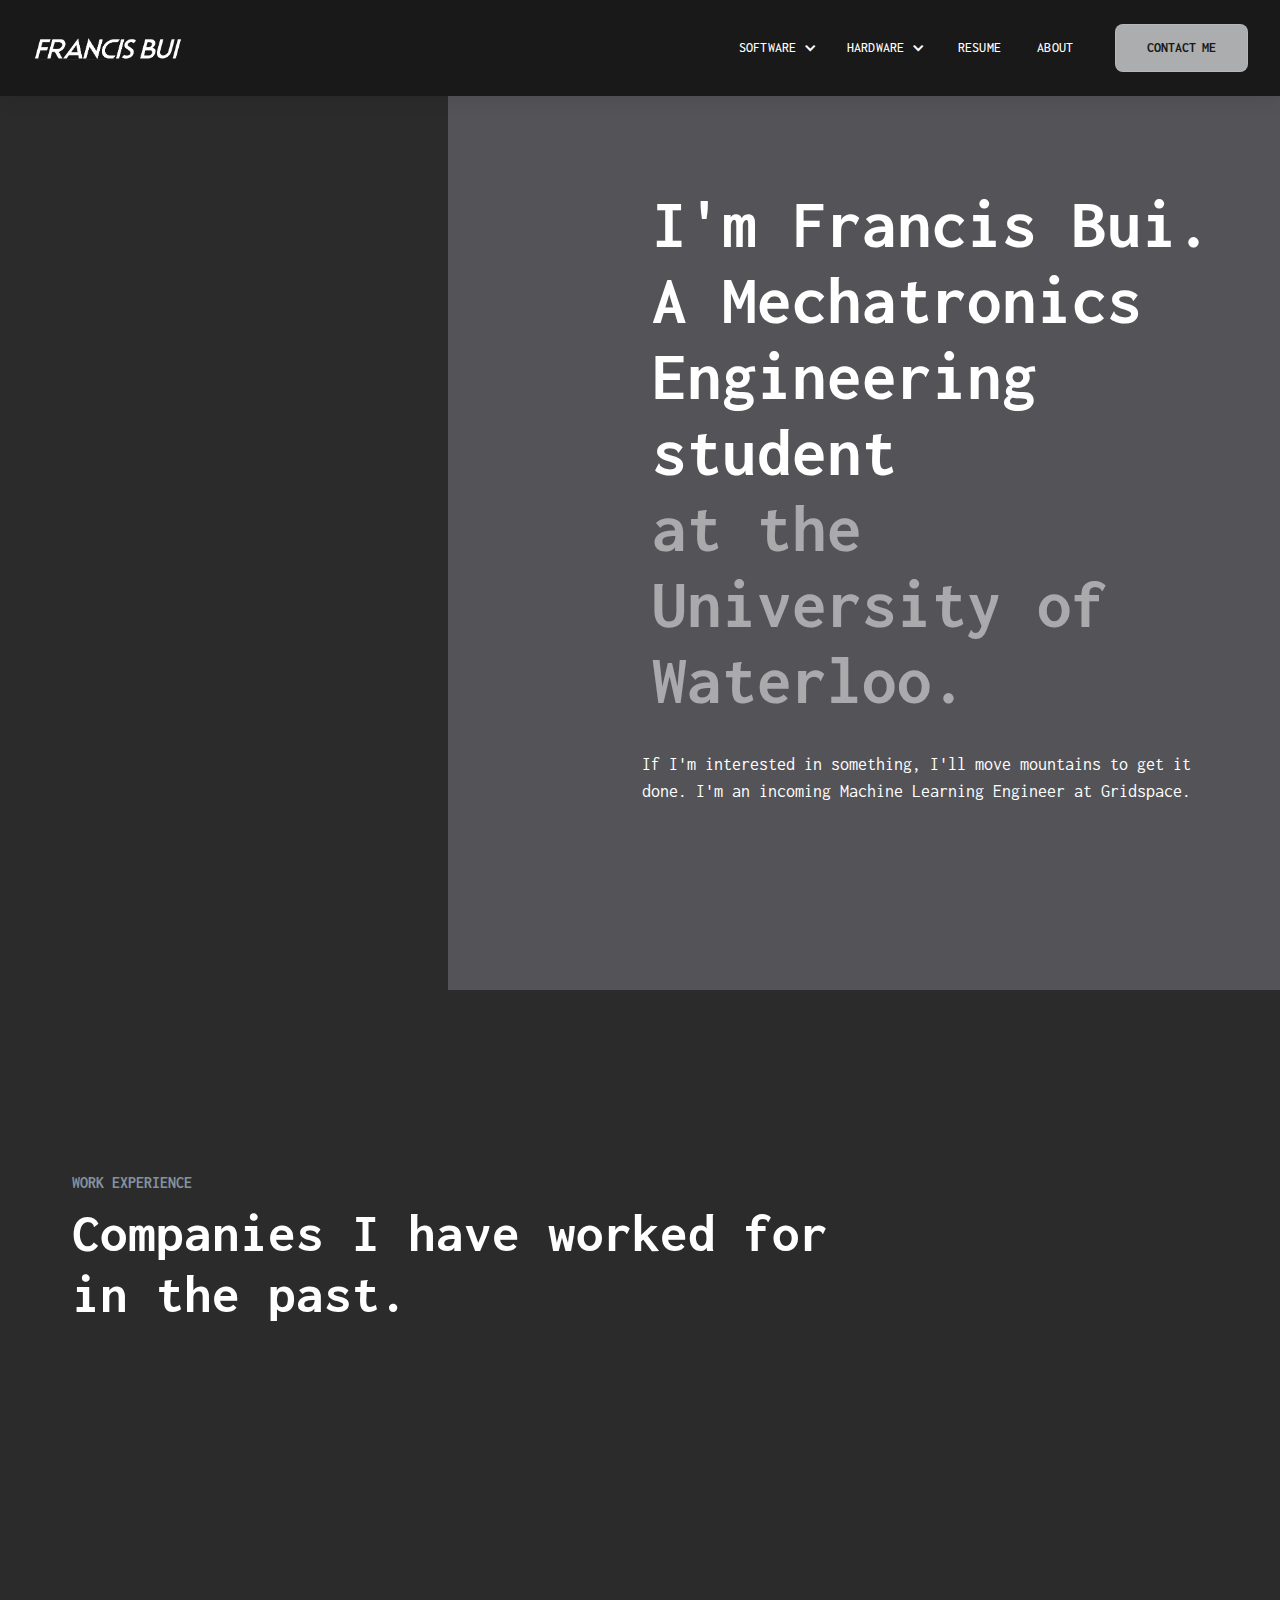
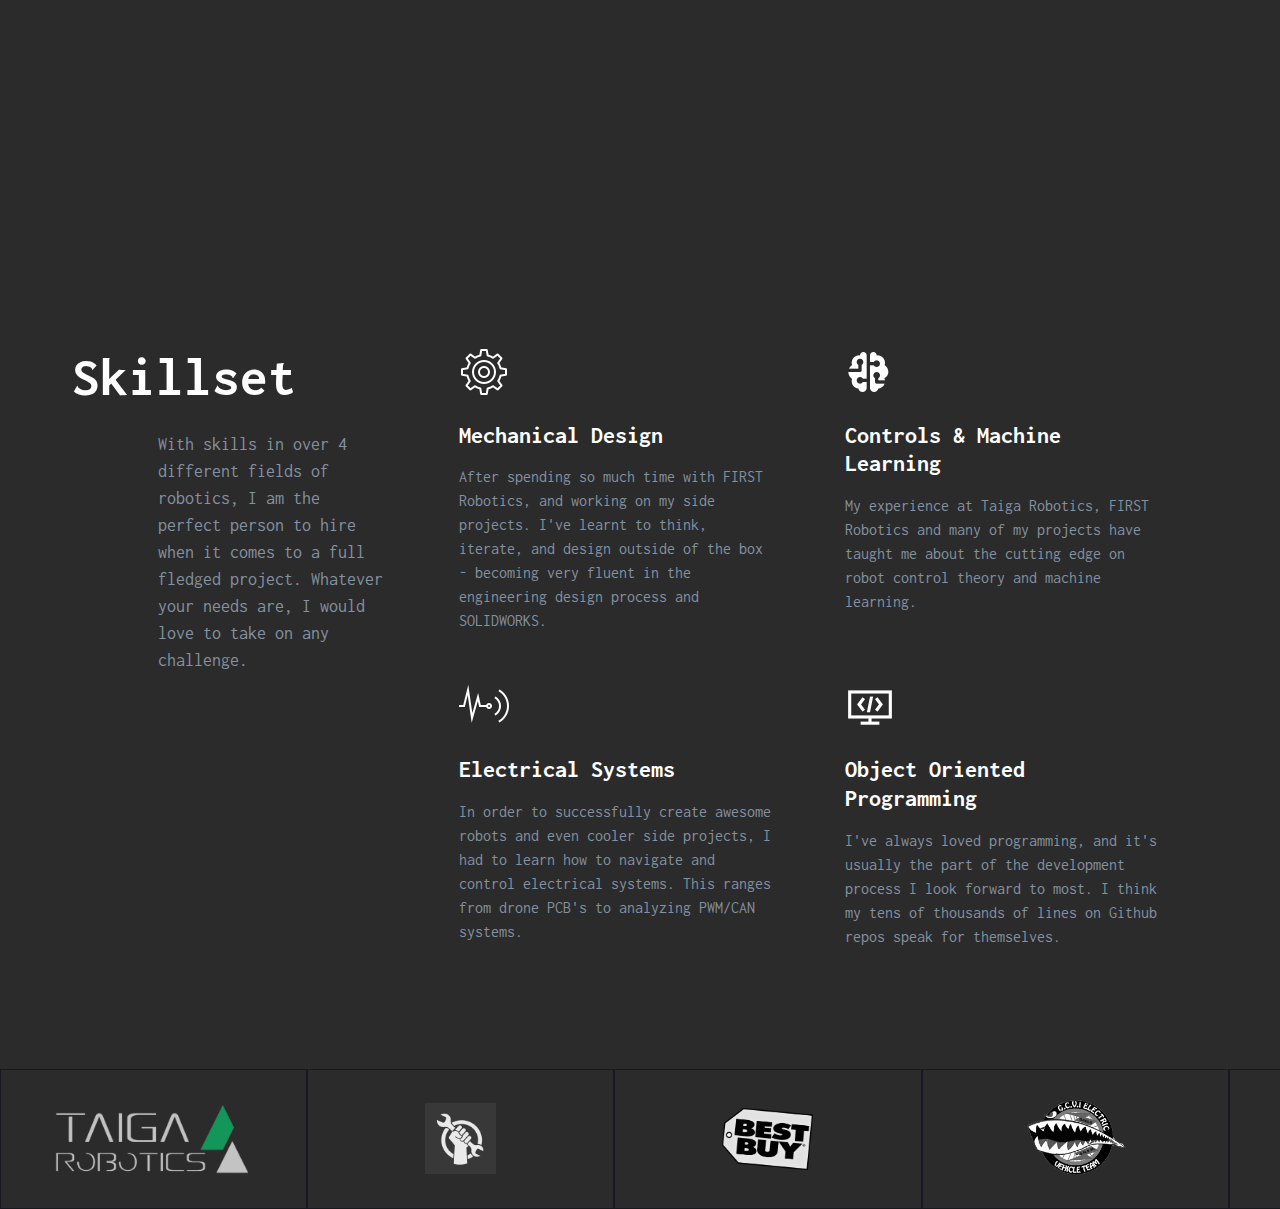
<file: About/index.html>
<!DOCTYPE html><html data-wf-domain="www.francisbui.ca" data-wf-page="6297b33320f3f03e71b429ea" data-wf-site="626f25adce0d71652d643769" class=" w-mod-js"><head><meta charset="utf-8"><title>About</title><meta content="About" property="og:title"><meta content="About" property="twitter:title"><meta content="width=device-width, initial-scale=1" name="viewport"><link href="css/francisbui.webflow.ccc845ec5.min.css" rel="stylesheet" type="text/css"><script src="js/webfont.js" type="text/javascript"></script><script type="text/javascript">WebFont.load({  google: {    families: ["Inconsolata:400,700"]  }});</script><!--[if lt IE 9]><script src="https://cdnjs.cloudflare.com/ajax/libs/html5shiv/3.7.3/html5shiv.min.js" type="text/javascript"></script><![endif]--><script type="text/javascript">!function(o,c){var n=c.documentElement,t=" w-mod-";n.className+=t+"js",("ontouchstart"in o||o.DocumentTouch&&c instanceof DocumentTouch)&&(n.className+=t+"touch")}(window,document);</script><link href="images/6271d955719484279c06169e_logo32.png" rel="shortcut icon" type="image/x-icon"><link href="images/6271d98749f6085664bed0b5_logo256.png" rel="apple-touch-icon"><script type="text/javascript">window.__WEBFLOW_CURRENCY_SETTINGS = {"currencyCode":"USD","$init":true,"symbol":"$","decimal":".","fractionDigits":2,"group":",","template":"{{wf {\"path\":\"symbol\",\"type\":\"PlainText\"} }} {{wf {\"path\":\"amount\",\"type\":\"CommercePrice\"} }} {{wf {\"path\":\"currencyCode\",\"type\":\"PlainText\"} }}","hideDecimalForWholeNumbers":false};</script></head><body class="body-2"><div data-animation="default" data-collapse="medium" data-duration="400" data-easing="ease" data-easing2="ease" role="banner" class="navbar-2 w-nav"><div class="container-3"><div class="navbar-wrapper"><a href="/" class="navbar-brand w-nav-brand"><img src="images/6271868ed936ab36d236c19e_image.png" loading="lazy" alt class="nav-logo-2"></a><nav role="navigation" class="nav-menu-wrapper w-nav-menu"><ul role="list" class="nav-menu-2 w-list-unstyled"><li class="list-item"><div data-hover="false" data-delay="0" class="nav-dropdown w-dropdown"><div class="nav-dropdown-toggle w-dropdown-toggle"><div class="nav-dropdown-icon w-icon-dropdown-toggle"></div><div>SOFTWARE</div></div><nav class="nav-dropdown-list w-dropdown-list"><a href="https://github.com/Francis-Bui" target="_blank" class="nav-dropdown-link w-dropdown-link">GITHUB</a><a href="https://github.com/Francis-Bui/SpaceInvaders" class="nav-dropdown-link w-dropdown-link">SPACE INVADERS</a><a href="https://github.com/Francis-Bui/TrailBlazer" class="nav-dropdown-link w-dropdown-link">TRAILBLAZER</a><a href="https://www.figma.com/file/WszzY0blzAeTHdE7adGoJA/SWFT?node-id=0%3A1" class="nav-dropdown-link w-dropdown-link">SWFT</a></nav></div></li><li class="list-item"><div data-hover="false" data-delay="0" class="nav-dropdown w-dropdown"><div class="nav-dropdown-toggle w-dropdown-toggle"><div class="nav-dropdown-icon w-icon-dropdown-toggle"></div><div>HARDWARE</div></div><nav class="nav-dropdown-list w-dropdown-list"><a href="https://grabcad.com/francis.bui-2" class="nav-dropdown-link w-dropdown-link">GRABCAD</a><a href="#" class="nav-dropdown-link w-dropdown-link">PROJECTS</a><a href="#" class="nav-dropdown-link w-dropdown-link">3D Prints</a><a href="#" class="nav-dropdown-link w-dropdown-link">FRC ROBOTS</a></nav></div></li><li><a href="https://uploads-ssl.webflow.com/626f25adce0d71652d643769/633f33e7f047572400b5a7b5_Resume%2022-10-06.pdf" class="nav-link-2">RESUME</a></li><li><a href="/about" aria-current="page" class="nav-link-2 w--current">About</a></li></ul><div class="nav-menu-cta"><a href="/contact" class="button-3 w-button">CONTACT ME</a></div></nav><div class="menu-button w-nav-button"><div class="icon-4 w-icon-nav-menu"></div></div></div></div></div><div class="hero-section wf-section"><div class="wrapper grid"><div id="w-node-ddffb22b-f440-6253-31d2-90014e058585-71b429ea" class="hero-image-box"></div><div id="w-node-ddffb22b-f440-6253-31d2-90014e058586-71b429ea" class="hero-text-block"><h1 class="heading_76px">I'm Francis Bui.<br>A Mechatronics Engineering student<br><span class="white_50">at the University of Waterloo.</span></h1><p class="paragraph_18px">If I'm interested in something, I'll move mountains to get it done. I'm an incoming Machine Learning Engineer at Gridspace.</p></div></div><div class="hero-bg"></div></div><div id="Exp" data-w-id="192545b4-d0a2-39a2-90fd-3bc7440a3392" class="experience-section wf-section"><div class="wrapper"><div class="flex-vertical_left_top"><div class="overline_16px">WORK EXPERIENCE</div><h2 class="heading_55px">Companies I have worked for in the past.</h2></div><div class="w-layout-grid experience-grid"><div data-w-id="192545b4-d0a2-39a2-90fd-3bc7440a339a" style="-webkit-transform:translate3d(-100PX, 0, 0) scale3d(1, 1, 1) rotateX(0) rotateY(0) rotateZ(0) skew(0, 0);-moz-transform:translate3d(-100PX, 0, 0) scale3d(1, 1, 1) rotateX(0) rotateY(0) rotateZ(0) skew(0, 0);-ms-transform:translate3d(-100PX, 0, 0) scale3d(1, 1, 1) rotateX(0) rotateY(0) rotateZ(0) skew(0, 0);transform:translate3d(-100PX, 0, 0) scale3d(1, 1, 1) rotateX(0) rotateY(0) rotateZ(0) skew(0, 0);opacity:0" class="experience-block"><div class="number">01</div><h3 class="heading_24px"><span class="green">Taiga Robotics</span>, Machine Learning Engineer</h3><p class="paragraph_16px">Utilized ROS and explored an open-source robotics development path with PyTorch to accelerate the path from  prototyping to deployment within the realms of computer vision and artificial intelligence.</p></div><div data-w-id="192545b4-d0a2-39a2-90fd-3bc7440a33a3" style="-webkit-transform:translate3d(-100PX, 0, 0) scale3d(1, 1, 1) rotateX(0) rotateY(0) rotateZ(0) skew(0, 0);-moz-transform:translate3d(-100PX, 0, 0) scale3d(1, 1, 1) rotateX(0) rotateY(0) rotateZ(0) skew(0, 0);-ms-transform:translate3d(-100PX, 0, 0) scale3d(1, 1, 1) rotateX(0) rotateY(0) rotateZ(0) skew(0, 0);transform:translate3d(-100PX, 0, 0) scale3d(1, 1, 1) rotateX(0) rotateY(0) rotateZ(0) skew(0, 0);opacity:0" class="experience-block"><div class="number">02</div><h3 class="heading_24px"><span class="blue">Best Buy</span>, Computer Sales</h3><p class="paragraph_16px">Broken various sales records, consistently outperforming full-time employees by 350% on a fraction of their work hours.</p></div><div data-w-id="192545b4-d0a2-39a2-90fd-3bc7440a33ac" style="-webkit-transform:translate3d(-100PX, 0, 0) scale3d(1, 1, 1) rotateX(0) rotateY(0) rotateZ(0) skew(0, 0);-moz-transform:translate3d(-100PX, 0, 0) scale3d(1, 1, 1) rotateX(0) rotateY(0) rotateZ(0) skew(0, 0);-ms-transform:translate3d(-100PX, 0, 0) scale3d(1, 1, 1) rotateX(0) rotateY(0) rotateZ(0) skew(0, 0);transform:translate3d(-100PX, 0, 0) scale3d(1, 1, 1) rotateX(0) rotateY(0) rotateZ(0) skew(0, 0);opacity:0" class="experience-block"><div class="number">03</div><h3 class="heading_24px"><span class="pink">FIRST Robotics</span>, Captain</h3><p class="paragraph_16px">Took a leadership position within a team, developing software and 3D models that directly correlated to the performance of a 120lb competitive game robot. Over my time with the team, it has risen from the 70th percentile to the 98.9th percentile.</p></div></div></div></div><div class="skills-section wf-section"><div class="wrapper grid-3_col"><div id="w-node-_09cdb241-bb93-feee-c7af-39bfdde15784-71b429ea" class="normal-wrapper _48px-right_p"><h2 class="heading_55px _24px-bottom">Skillset</h2><p class="paragraph_18px light-grey">With skills in over 4 different fields of robotics, I am the perfect person to hire when it comes to a full fledged project. Whatever your needs are, I would love to take on any challenge.</p></div><div class="skills-wrapper _48px-right_p"><img src="images/632781074d1e9904ede6e4e6_icons8-engineering-50%20%281%29.png" alt class="skill-icon"><h3 class="heading_24px">Mechanical Design</h3><p class="paragraph_16px light-grey">After spending so much time with FIRST Robotics, and working on my side projects. I've learnt to think, iterate, and design outside of the box - becoming very fluent in the engineering design process and SOLIDWORKS.</p></div><div class="skills-wrapper _48px-right_p"><img src="images/632781a61c814d52ac719596_icons8-artificial-intelligence-50.png" alt class="skill-icon"><h3 class="heading_24px">Controls & Machine Learning</h3><p class="paragraph_16px light-grey">My experience at Taiga Robotics, FIRST Robotics and many of my projects have taught me about the cutting edge on robot control theory and machine learning.</p></div><div class="skills-wrapper _48px-right_p"><img src="images/6327828b1be65048afa1a955_icons8-proximity-sensor-50.png" alt class="skill-icon"><h3 class="heading_24px">Electrical Systems</h3><p class="paragraph_16px light-grey">In order to successfully create awesome robots and even cooler side projects, I had to learn how to navigate and control electrical systems. This ranges from drone PCB's to analyzing PWM/CAN systems.</p></div><div class="skills-wrapper _48px-right_p"><img src="images/63278378165b79c9fb1f1dd5_icons8-programming-50.png" alt class="skill-icon"><h3 class="heading_24px">Object Oriented Programming</h3><p class="paragraph_16px light-grey">I've always loved programming, and it's usually the part of the development process I look forward to most. I think my tens of thousands of lines on Github repos speak for themselves.</p></div></div></div><div class="logo-bar-section wf-section"><div class="w-layout-grid logo-grid"><div class="logo-box"><img src="images/63278581380ae8df724ac491_TG_INVERT-removebg-preview.png" sizes="(max-width: 479px) 99vw, 197px" width="197" srcset="images/63278581380ae8df724ac491_TG_INVERT-removebg-preview-p-500.png 500w, images/63278581380ae8df724ac491_TG_INVERT-removebg-preview-p-800.png 800w, images/63278581380ae8df724ac491_TG_INVERT-removebg-preview.png 839w" alt class="client-logo"></div><div class="logo-box"><img src="images/632786421be65071e0a1e944_GFVYUyvA_400x400.jpg" width="71" alt class="client-logo"></div><div class="logo-box"><img src="images/6327867c165b7981c01f4663_1280px-Best_Buy_Logo.svg.png" sizes="(max-width: 479px) 96vw, 91px" width="91" srcset="images/6327867c165b7981c01f4663_1280px-Best_Buy_Logo.svg-p-500.png 500w, images/6327867c165b7981c01f4663_1280px-Best_Buy_Logo.svg-p-800.png 800w, images/6327867c165b7981c01f4663_1280px-Best_Buy_Logo.svg-p-1080.png 1080w, images/6327867c165b7981c01f4663_1280px-Best_Buy_Logo.svg.png 1280w" alt class="client-logo"></div><div class="logo-box"><img src="images/632787731c814d854171fc91_1631942077552-removebg-preview.png" width="112" alt class="client-logo"></div><div class="logo-box"><img src="images/6327da513dca23496b37d1b8_universityofwaterloo_logo_vert_bk.png" alt class="client-logo"></div><div class="logo-box"><img src="fonts/63277d421be6507ddea14ed5_MM.svg" width="88" alt class="client-logo"></div></div></div><script src="https://d3e54v103j8qbb.cloudfront.net/js/jquery-3.5.1.min.dc5e7f18c8.js?site=626f25adce0d71652d643769" type="text/javascript" crossorigin="anonymous"></script><script src="js/webflow.37095f85c.js" type="text/javascript"></script><!--[if lte IE 9]><script src="//cdnjs.cloudflare.com/ajax/libs/placeholders/3.0.2/placeholders.min.js"></script><![endif]--></body></html>
</file>
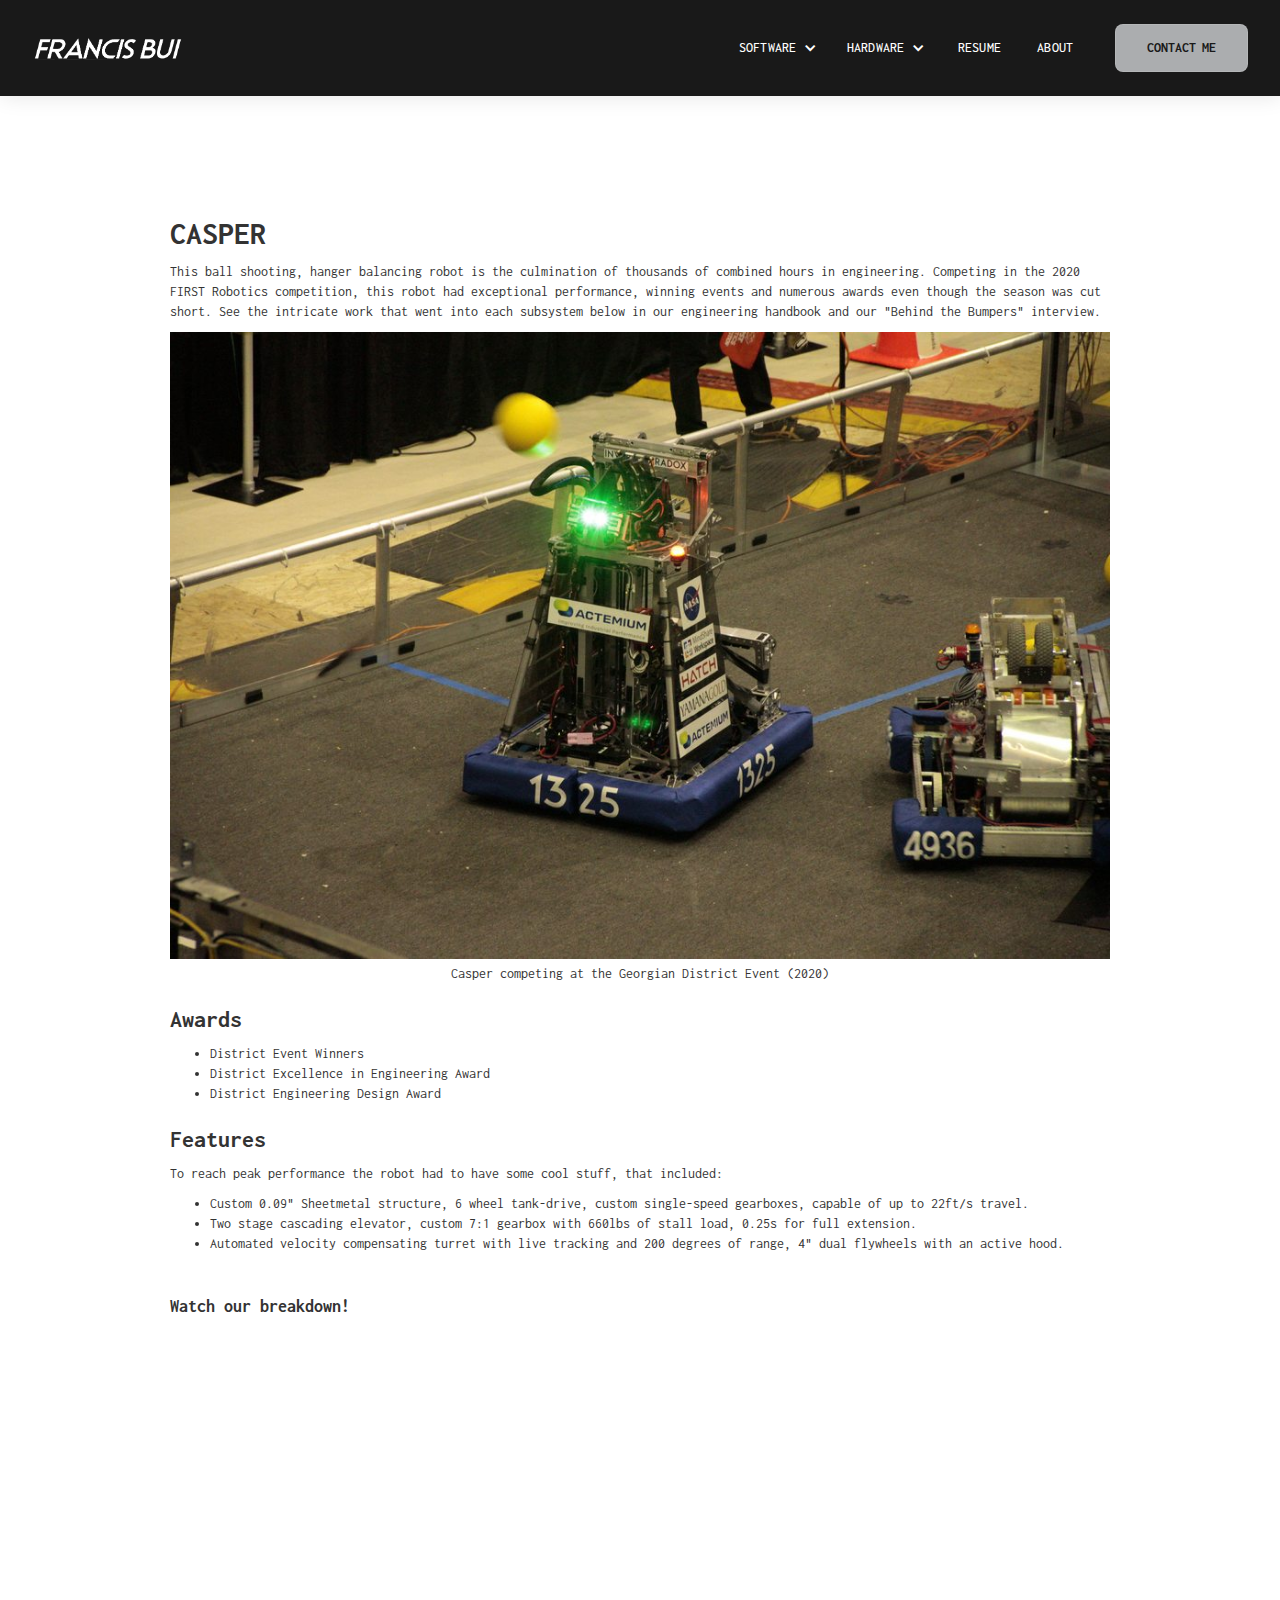
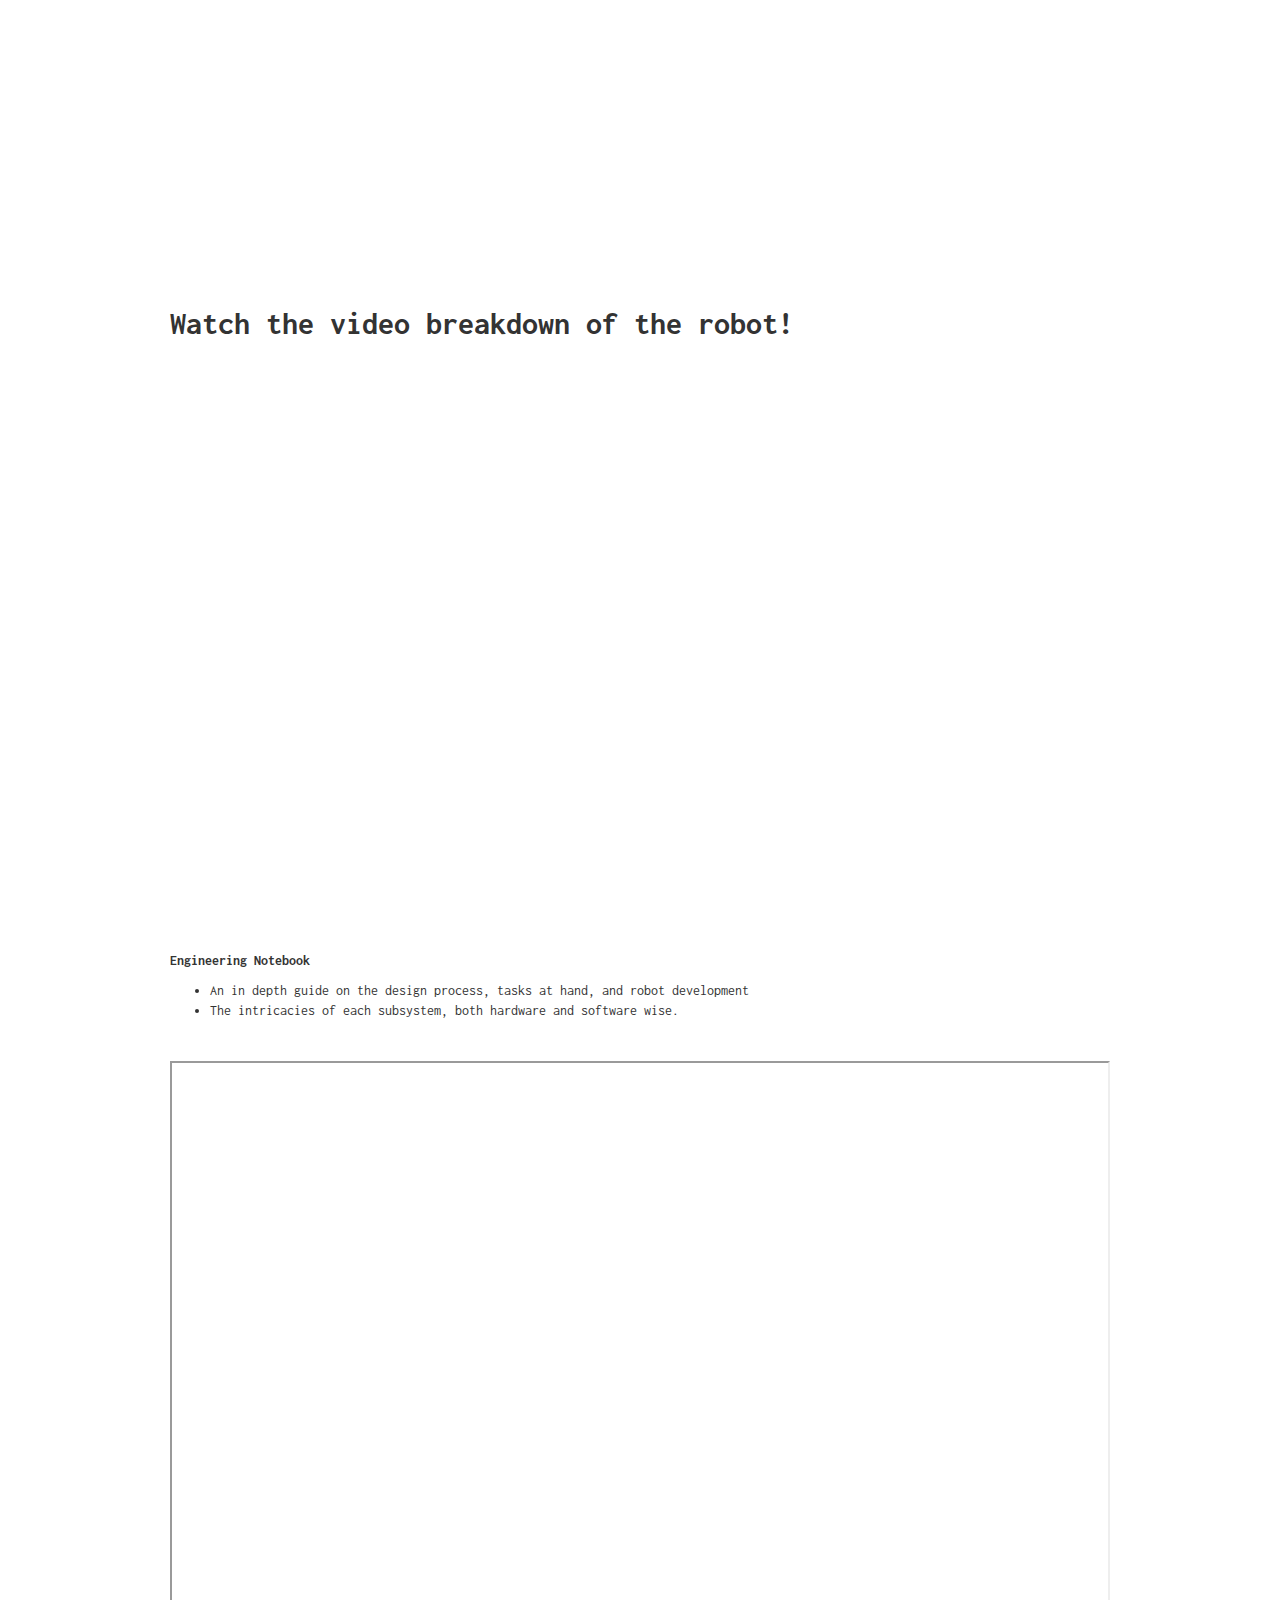
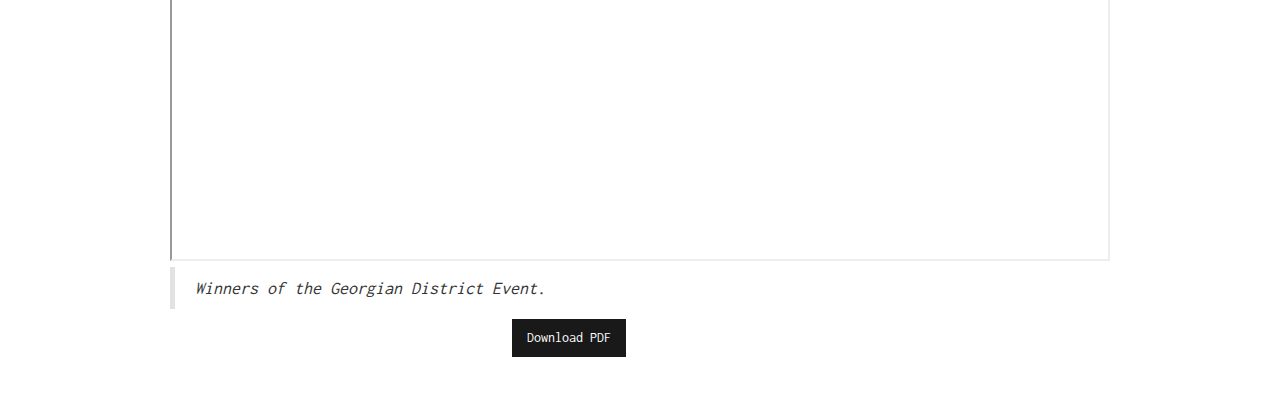
<file: Casper/index.html>
<!DOCTYPE html><html data-wf-domain="www.francisbui.ca" data-wf-page="6297abc70e879bdcd16f4fb1" data-wf-site="626f25adce0d71652d643769" class=" w-mod-js"><head><meta charset="utf-8"><title>Casper</title><meta content="Casper" property="og:title"><meta content="Casper" property="twitter:title"><meta content="width=device-width, initial-scale=1" name="viewport"><link href="css/francisbui.webflow.ccc845ec5.min.css" rel="stylesheet" type="text/css"><script src="js/webfont.js" type="text/javascript"></script><script type="text/javascript">WebFont.load({  google: {    families: ["Inconsolata:400,700"]  }});</script><!--[if lt IE 9]><script src="https://cdnjs.cloudflare.com/ajax/libs/html5shiv/3.7.3/html5shiv.min.js" type="text/javascript"></script><![endif]--><script type="text/javascript">!function(o,c){var n=c.documentElement,t=" w-mod-";n.className+=t+"js",("ontouchstart"in o||o.DocumentTouch&&c instanceof DocumentTouch)&&(n.className+=t+"touch")}(window,document);</script><link href="images/6271d955719484279c06169e_logo32.png" rel="shortcut icon" type="image/x-icon"><link href="images/6271d98749f6085664bed0b5_logo256.png" rel="apple-touch-icon"><script type="text/javascript">window.__WEBFLOW_CURRENCY_SETTINGS = {"currencyCode":"USD","$init":true,"symbol":"$","decimal":".","fractionDigits":2,"group":",","template":"{{wf {\"path\":\"symbol\",\"type\":\"PlainText\"} }} {{wf {\"path\":\"amount\",\"type\":\"CommercePrice\"} }} {{wf {\"path\":\"currencyCode\",\"type\":\"PlainText\"} }}","hideDecimalForWholeNumbers":false};</script></head><body><div data-animation="default" data-collapse="medium" data-duration="400" data-easing="ease" data-easing2="ease" role="banner" class="navbar-2 w-nav"><div class="container-3"><div class="navbar-wrapper"><a href="/" class="navbar-brand w-nav-brand"><img src="images/6271868ed936ab36d236c19e_image.png" loading="lazy" alt class="nav-logo-2"></a><nav role="navigation" class="nav-menu-wrapper w-nav-menu"><ul role="list" class="nav-menu-2 w-list-unstyled"><li class="list-item"><div data-hover="false" data-delay="0" class="nav-dropdown w-dropdown"><div class="nav-dropdown-toggle w-dropdown-toggle"><div class="nav-dropdown-icon w-icon-dropdown-toggle"></div><div>SOFTWARE</div></div><nav class="nav-dropdown-list w-dropdown-list"><a href="https://github.com/Francis-Bui" target="_blank" class="nav-dropdown-link w-dropdown-link">GITHUB</a><a href="https://github.com/Francis-Bui/SpaceInvaders" class="nav-dropdown-link w-dropdown-link">SPACE INVADERS</a><a href="https://github.com/Francis-Bui/TrailBlazer" class="nav-dropdown-link w-dropdown-link">TRAILBLAZER</a><a href="https://www.figma.com/file/WszzY0blzAeTHdE7adGoJA/SWFT?node-id=0%3A1" class="nav-dropdown-link w-dropdown-link">SWFT</a></nav></div></li><li class="list-item"><div data-hover="false" data-delay="0" class="nav-dropdown w-dropdown"><div class="nav-dropdown-toggle w-dropdown-toggle"><div class="nav-dropdown-icon w-icon-dropdown-toggle"></div><div>HARDWARE</div></div><nav class="nav-dropdown-list w-dropdown-list"><a href="https://grabcad.com/francis.bui-2" class="nav-dropdown-link w-dropdown-link">GRABCAD</a><a href="#" class="nav-dropdown-link w-dropdown-link">PROJECTS</a><a href="#" class="nav-dropdown-link w-dropdown-link">3D Prints</a><a href="#" class="nav-dropdown-link w-dropdown-link">FRC ROBOTS</a></nav></div></li><li><a href="#" class="nav-link-2">RESUME</a></li><li><a href="/about" class="nav-link-2">About</a></li></ul><div class="nav-menu-cta"><a href="/contact" class="button-3 w-button">CONTACT ME</a></div></nav><div class="menu-button w-nav-button"><div class="icon-4 w-icon-nav-menu"></div></div></div></div></div><main id="main-content" class="main-content wf-section"><div class="w-container"><div class="main w-richtext"><h2>CASPER</h2><p>This ball shooting, hanger balancing robot is the culmination of thousands of combined hours in engineering. Competing in the 2020 FIRST Robotics competition, this robot had exceptional performance, winning events and numerous awards even though the season was cut short. See the intricate work that went into each subsystem below in our engineering handbook and our "Behind the Bumpers" interview.</p><figure style="max-width:1024pxpx" class="w-richtext-align-fullwidth w-richtext-figure-type-image"><div><img src="images/6297ad9fdd7cb491550ab7c3_casper.jpg" loading="lazy" alt></div><figcaption>Casper competing at the Georgian District Event (2020)</figcaption></figure><h3>Awards</h3><ul role="list"><li>District Event Winners</li><li>District Excellence in Engineering Award</li><li>District Engineering Design Award</li></ul><h3>Features</h3><p>To reach peak performance the robot had to have some cool stuff, that included:</p><ul role="list"><li>Custom 0.09" Sheetmetal structure, 6 wheel tank-drive, custom single-speed gearboxes, capable of up to 22ft/s travel.</li><li>Two stage cascading elevator, custom 7:1 gearbox with 660lbs of stall load, 0.25s for full extension.</li><li>Automated velocity compensating turret with live tracking and 200 degrees of range, 4" dual flywheels with an active hood.</li></ul><p>‍</p><h4>Watch our breakdown!</h4><figure style="padding-bottom:56.206088992974244%" class="w-richtext-align-fullwidth w-richtext-figure-type-video"><div><iframe allowfullscreen="true" frameborder="0" scrolling="no" src="https://www.youtube.com/embed/Il_XGu0Batc" title="FRC 1325 2020 Recap Video"></iframe></div></figure><p>‍</p><h2>Watch the video breakdown of the robot!</h2><p>‍</p><figure style="padding-bottom:56.206088992974244%" class="w-richtext-align-fullwidth w-richtext-figure-type-video"><div><iframe allowfullscreen="true" frameborder="0" scrolling="no" src="https://www.youtube.com/embed/bUTi6TFsRrg?start=51" title="Behind the Bumpers 1325 Inverse Paradox Infinite Recharge"></iframe></div></figure><p>‍</p><h5>Engineering Notebook</h5><ul role="list"><li>An in depth guide on the design process, tasks at hand, and robot development</li><li>The intricacies of each subsystem, both hardware and software wise.</li></ul><p>‍</p><div class="w-embed w-iframe"><iframe src="https://uploads-ssl.webflow.com/626f25adce0d71652d643769/63269e5c94be2aa5bd332dab_2020%20Engineering%20Notebook%20(1).pdf" width="100%" height="800px"></iframe></div><blockquote><em>Winners of the Georgian District Event.</em></blockquote></div><a href="https://uploads-ssl.webflow.com/626f25adce0d71652d643769/628f9d2b7c4d88139b6b169c_2022_Engineering_Notebook.pdf" class="button-2 w-button">Download PDF</a></div></main><script src="https://d3e54v103j8qbb.cloudfront.net/js/jquery-3.5.1.min.dc5e7f18c8.js?site=626f25adce0d71652d643769" type="text/javascript" crossorigin="anonymous"></script><script src="js/webflow.37095f85c.js" type="text/javascript"></script><!--[if lte IE 9]><script src="//cdnjs.cloudflare.com/ajax/libs/placeholders/3.0.2/placeholders.min.js"></script><![endif]--></body></html>
</file>
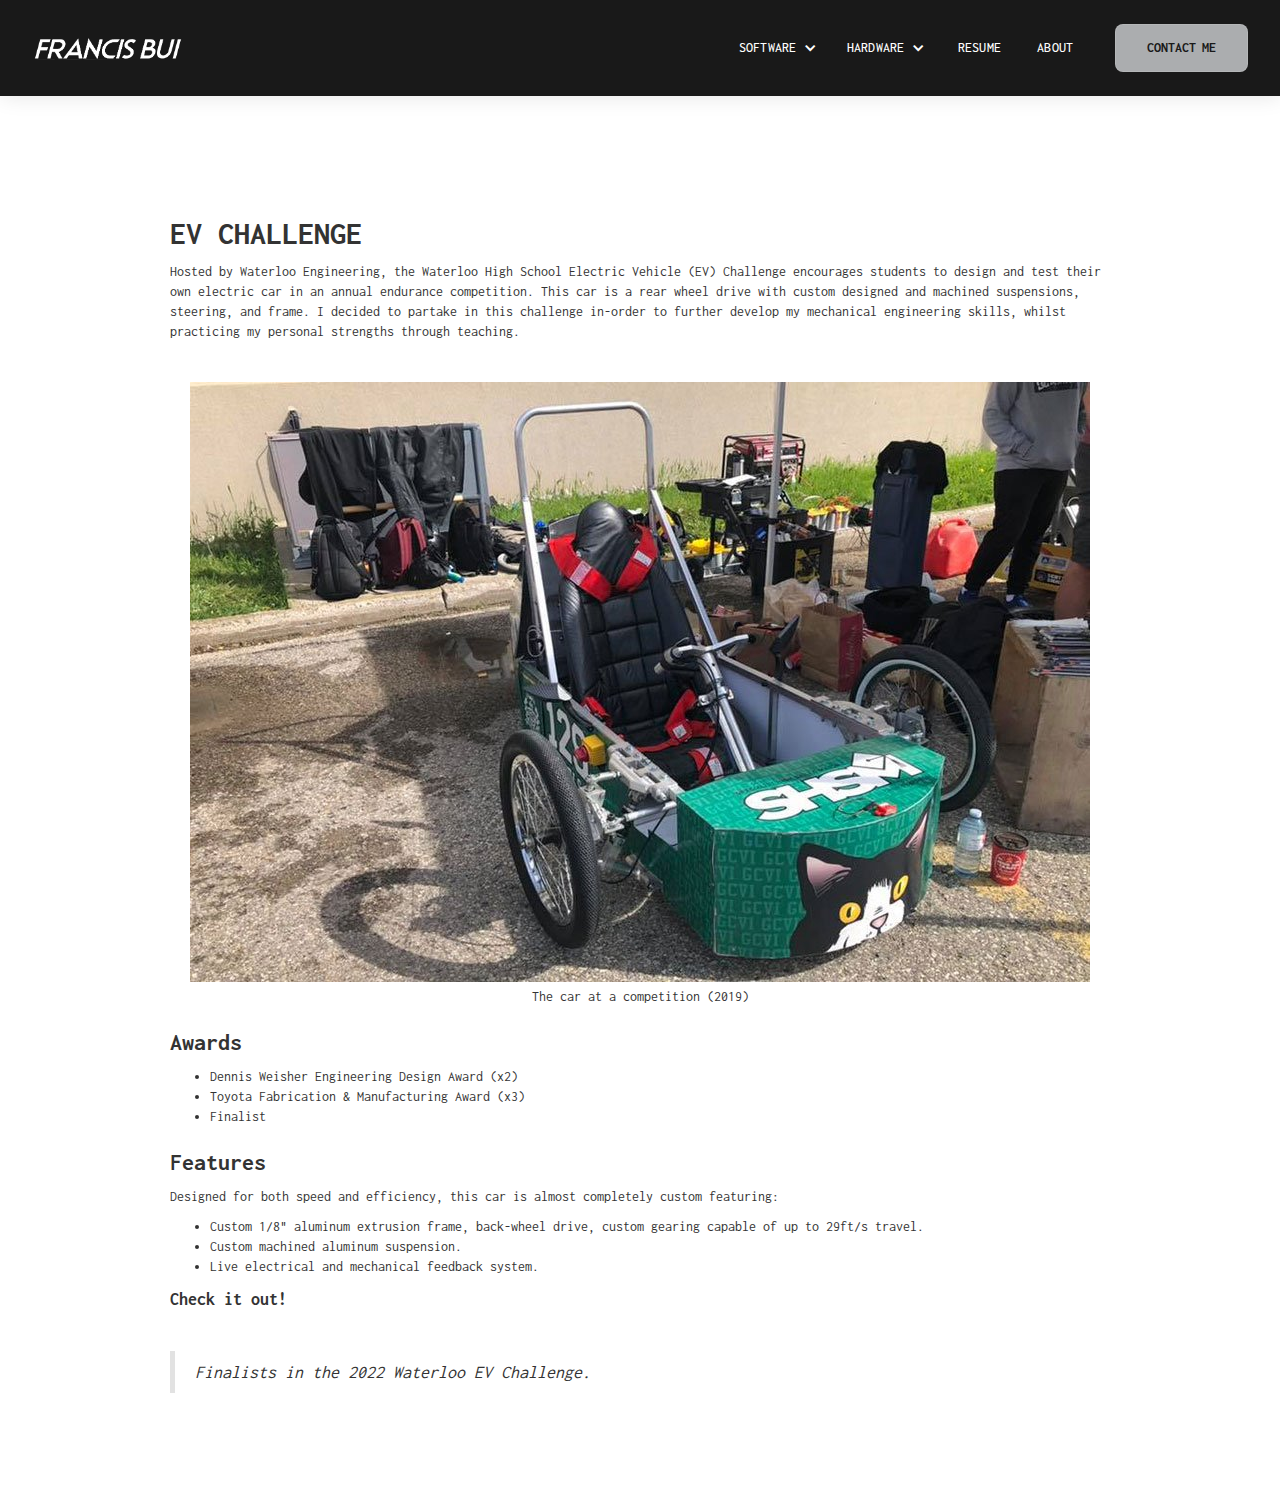
<file: EV/index.html>
<!DOCTYPE html><html data-wf-domain="www.francisbui.ca" data-wf-page="628fc9a68315b66a6d96746a" data-wf-site="626f25adce0d71652d643769" class=" w-mod-js"><head><meta charset="utf-8"><title>EV Challenge</title><meta content="EV Challenge" property="og:title"><meta content="EV Challenge" property="twitter:title"><meta content="width=device-width, initial-scale=1" name="viewport"><link href="css/francisbui.webflow.ccc845ec5.min.css" rel="stylesheet" type="text/css"><script src="js/webfont.js" type="text/javascript"></script><script type="text/javascript">WebFont.load({  google: {    families: ["Inconsolata:400,700"]  }});</script><!--[if lt IE 9]><script src="https://cdnjs.cloudflare.com/ajax/libs/html5shiv/3.7.3/html5shiv.min.js" type="text/javascript"></script><![endif]--><script type="text/javascript">!function(o,c){var n=c.documentElement,t=" w-mod-";n.className+=t+"js",("ontouchstart"in o||o.DocumentTouch&&c instanceof DocumentTouch)&&(n.className+=t+"touch")}(window,document);</script><link href="images/6271d955719484279c06169e_logo32.png" rel="shortcut icon" type="image/x-icon"><link href="images/6271d98749f6085664bed0b5_logo256.png" rel="apple-touch-icon"><script type="text/javascript">window.__WEBFLOW_CURRENCY_SETTINGS = {"currencyCode":"USD","$init":true,"symbol":"$","decimal":".","fractionDigits":2,"group":",","template":"{{wf {\"path\":\"symbol\",\"type\":\"PlainText\"} }} {{wf {\"path\":\"amount\",\"type\":\"CommercePrice\"} }} {{wf {\"path\":\"currencyCode\",\"type\":\"PlainText\"} }}","hideDecimalForWholeNumbers":false};</script></head><body><div data-animation="default" data-collapse="medium" data-duration="400" data-easing="ease" data-easing2="ease" role="banner" class="navbar-2 w-nav"><div class="container-3"><div class="navbar-wrapper"><a href="/" class="navbar-brand w-nav-brand"><img src="images/6271868ed936ab36d236c19e_image.png" loading="lazy" alt class="nav-logo-2"></a><nav role="navigation" class="nav-menu-wrapper w-nav-menu"><ul role="list" class="nav-menu-2 w-list-unstyled"><li class="list-item"><div data-hover="false" data-delay="0" class="nav-dropdown w-dropdown"><div class="nav-dropdown-toggle w-dropdown-toggle"><div class="nav-dropdown-icon w-icon-dropdown-toggle"></div><div>SOFTWARE</div></div><nav class="nav-dropdown-list w-dropdown-list"><a href="https://github.com/Francis-Bui" target="_blank" class="nav-dropdown-link w-dropdown-link">GITHUB</a><a href="https://github.com/Francis-Bui/SpaceInvaders" class="nav-dropdown-link w-dropdown-link">SPACE INVADERS</a><a href="https://github.com/Francis-Bui/TrailBlazer" class="nav-dropdown-link w-dropdown-link">TRAILBLAZER</a><a href="https://www.figma.com/file/WszzY0blzAeTHdE7adGoJA/SWFT?node-id=0%3A1" class="nav-dropdown-link w-dropdown-link">SWFT</a></nav></div></li><li class="list-item"><div data-hover="false" data-delay="0" class="nav-dropdown w-dropdown"><div class="nav-dropdown-toggle w-dropdown-toggle"><div class="nav-dropdown-icon w-icon-dropdown-toggle"></div><div>HARDWARE</div></div><nav class="nav-dropdown-list w-dropdown-list"><a href="https://grabcad.com/francis.bui-2" class="nav-dropdown-link w-dropdown-link">GRABCAD</a><a href="#" class="nav-dropdown-link w-dropdown-link">PROJECTS</a><a href="#" class="nav-dropdown-link w-dropdown-link">3D Prints</a><a href="#" class="nav-dropdown-link w-dropdown-link">FRC ROBOTS</a></nav></div></li><li><a href="#" class="nav-link-2">RESUME</a></li><li><a href="/about" class="nav-link-2">About</a></li></ul><div class="nav-menu-cta"><a href="/contact" class="button-3 w-button">CONTACT ME</a></div></nav><div class="menu-button w-nav-button"><div class="icon-4 w-icon-nav-menu"></div></div></div></div></div><main id="main-content" class="main-content wf-section"><div class="w-container"><div class="main w-richtext"><h2>EV CHALLENGE</h2><p>Hosted by Waterloo Engineering, the Waterloo High School Electric Vehicle (EV) Challenge encourages students to design and test their own electric car in an annual endurance competition. This car is a rear wheel drive with custom designed and machined suspensions, steering, and frame. I decided to partake in this challenge in-order to further develop my mechanical engineering skills, whilst practicing my personal strengths through teaching.</p><p>‍</p><figure style="max-width:900pxpx" class="w-richtext-align-fullwidth w-richtext-figure-type-image"><div><img src="images/628fcacb4f0aa6612fb18db8_gcvi-ev.jpg" loading="lazy" alt></div><figcaption>The car at a competition (2019)</figcaption></figure><h3>Awards</h3><ul role="list"><li>Dennis Weisher Engineering Design Award (x2)</li><li>Toyota Fabrication & Manufacturing Award (x3)</li><li>Finalist</li></ul><h3>Features</h3><p>Designed for both speed and efficiency, this car is almost completely custom featuring:</p><ul role="list"><li>Custom 1/8" aluminum extrusion frame, back-wheel drive, custom gearing capable of up to 29ft/s travel.</li><li>Custom machined aluminum suspension.</li><li>Live electrical and mechanical feedback system.</li></ul><h4>Check it out!</h4><p>‍</p><blockquote><em>Finalists in the 2022 Waterloo EV Challenge.</em></blockquote></div></div></main><script src="https://d3e54v103j8qbb.cloudfront.net/js/jquery-3.5.1.min.dc5e7f18c8.js?site=626f25adce0d71652d643769" type="text/javascript" crossorigin="anonymous"></script><script src="js/webflow.37095f85c.js" type="text/javascript"></script><!--[if lte IE 9]><script src="//cdnjs.cloudflare.com/ajax/libs/placeholders/3.0.2/placeholders.min.js"></script><![endif]--></body></html>
</file>
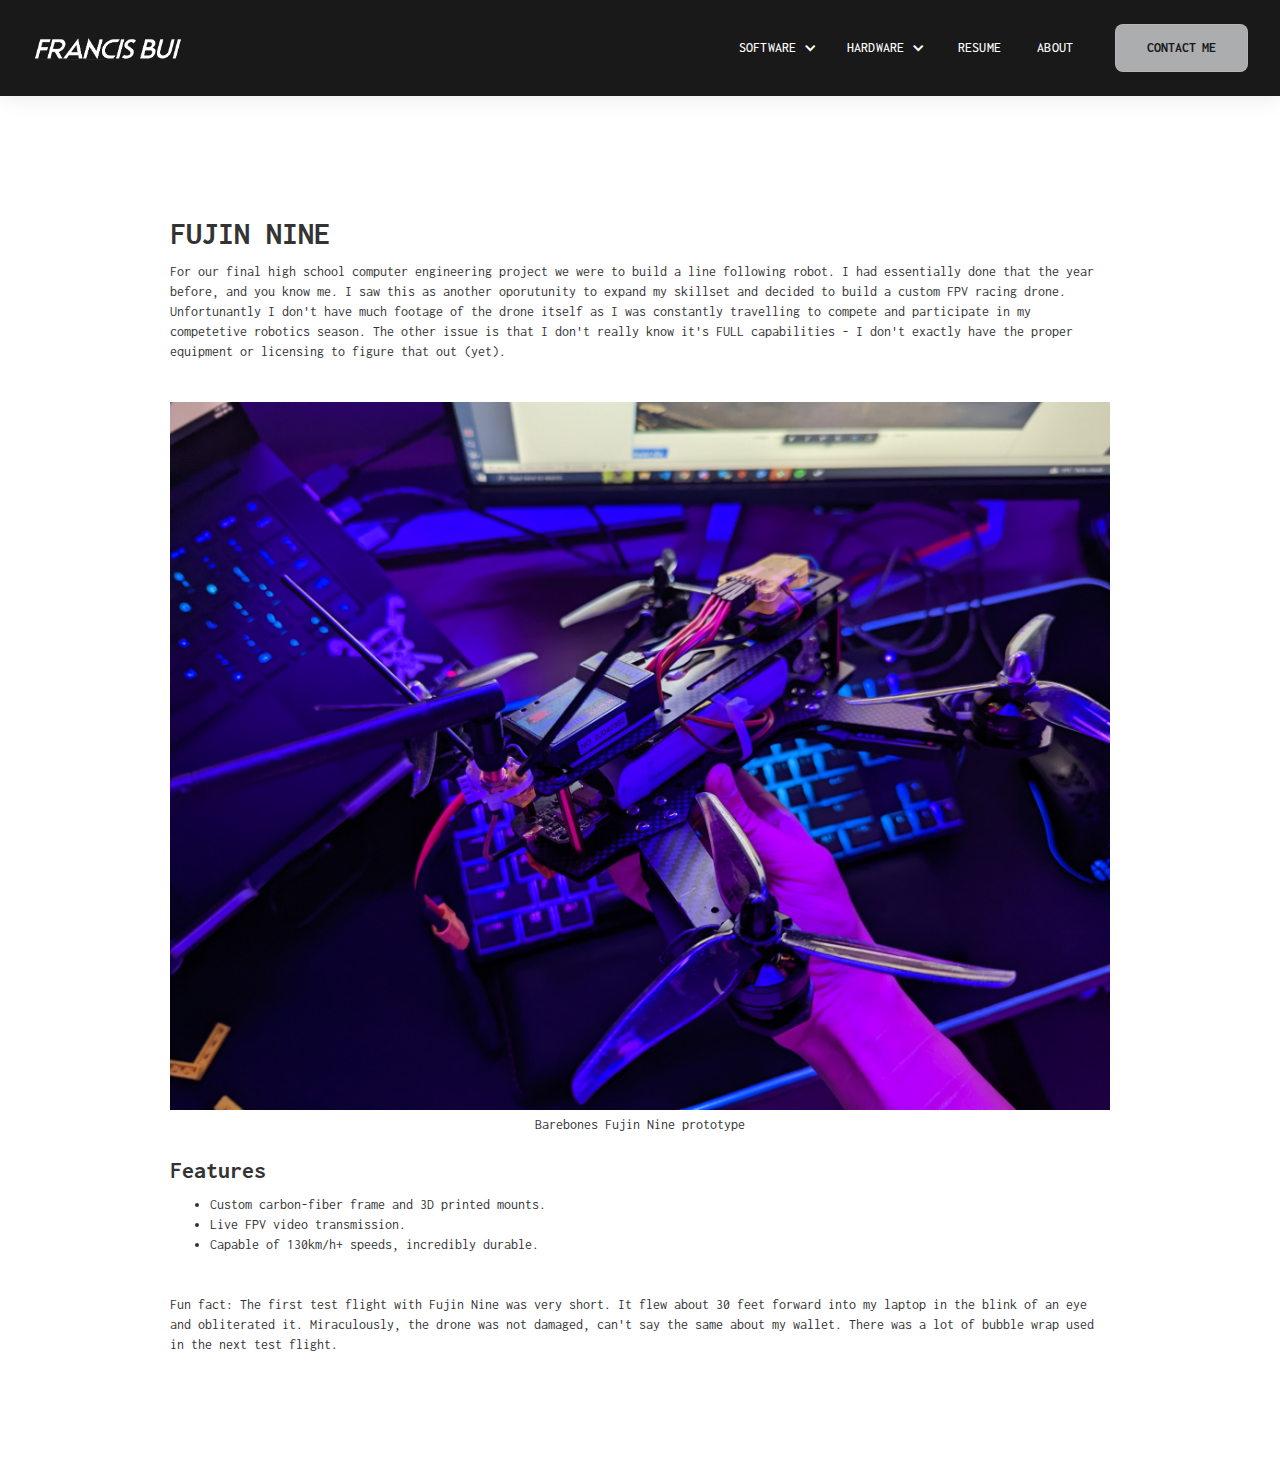
<file: Fujin/index.html>
<!DOCTYPE html><html data-wf-domain="www.francisbui.ca" data-wf-page="6326ab5b94be2a130533c7dc" data-wf-site="626f25adce0d71652d643769" class=" w-mod-js"><head><meta charset="utf-8"><title>Fujin Nine</title><meta content="Fujin Nine" property="og:title"><meta content="Fujin Nine" property="twitter:title"><meta content="width=device-width, initial-scale=1" name="viewport"><link href="css/francisbui.webflow.ccc845ec5.min.css" rel="stylesheet" type="text/css"><script src="js/webfont.js" type="text/javascript"></script><script type="text/javascript">WebFont.load({  google: {    families: ["Inconsolata:400,700"]  }});</script><!--[if lt IE 9]><script src="https://cdnjs.cloudflare.com/ajax/libs/html5shiv/3.7.3/html5shiv.min.js" type="text/javascript"></script><![endif]--><script type="text/javascript">!function(o,c){var n=c.documentElement,t=" w-mod-";n.className+=t+"js",("ontouchstart"in o||o.DocumentTouch&&c instanceof DocumentTouch)&&(n.className+=t+"touch")}(window,document);</script><link href="images/6271d955719484279c06169e_logo32.png" rel="shortcut icon" type="image/x-icon"><link href="images/6271d98749f6085664bed0b5_logo256.png" rel="apple-touch-icon"><script type="text/javascript">window.__WEBFLOW_CURRENCY_SETTINGS = {"currencyCode":"USD","$init":true,"symbol":"$","decimal":".","fractionDigits":2,"group":",","template":"{{wf {\"path\":\"symbol\",\"type\":\"PlainText\"} }} {{wf {\"path\":\"amount\",\"type\":\"CommercePrice\"} }} {{wf {\"path\":\"currencyCode\",\"type\":\"PlainText\"} }}","hideDecimalForWholeNumbers":false};</script></head><body><div data-animation="default" data-collapse="medium" data-duration="400" data-easing="ease" data-easing2="ease" role="banner" class="navbar-2 w-nav"><div class="container-3"><div class="navbar-wrapper"><a href="/" class="navbar-brand w-nav-brand"><img src="images/6271868ed936ab36d236c19e_image.png" loading="lazy" alt class="nav-logo-2"></a><nav role="navigation" class="nav-menu-wrapper w-nav-menu"><ul role="list" class="nav-menu-2 w-list-unstyled"><li class="list-item"><div data-hover="false" data-delay="0" class="nav-dropdown w-dropdown"><div class="nav-dropdown-toggle w-dropdown-toggle"><div class="nav-dropdown-icon w-icon-dropdown-toggle"></div><div>SOFTWARE</div></div><nav class="nav-dropdown-list w-dropdown-list"><a href="https://github.com/Francis-Bui" target="_blank" class="nav-dropdown-link w-dropdown-link">GITHUB</a><a href="https://github.com/Francis-Bui/SpaceInvaders" class="nav-dropdown-link w-dropdown-link">SPACE INVADERS</a><a href="https://github.com/Francis-Bui/TrailBlazer" class="nav-dropdown-link w-dropdown-link">TRAILBLAZER</a><a href="https://www.figma.com/file/WszzY0blzAeTHdE7adGoJA/SWFT?node-id=0%3A1" class="nav-dropdown-link w-dropdown-link">SWFT</a></nav></div></li><li class="list-item"><div data-hover="false" data-delay="0" class="nav-dropdown w-dropdown"><div class="nav-dropdown-toggle w-dropdown-toggle"><div class="nav-dropdown-icon w-icon-dropdown-toggle"></div><div>HARDWARE</div></div><nav class="nav-dropdown-list w-dropdown-list"><a href="https://grabcad.com/francis.bui-2" class="nav-dropdown-link w-dropdown-link">GRABCAD</a><a href="#" class="nav-dropdown-link w-dropdown-link">PROJECTS</a><a href="#" class="nav-dropdown-link w-dropdown-link">3D Prints</a><a href="#" class="nav-dropdown-link w-dropdown-link">FRC ROBOTS</a></nav></div></li><li><a href="#" class="nav-link-2">RESUME</a></li><li><a href="/about" class="nav-link-2">About</a></li></ul><div class="nav-menu-cta"><a href="/contact" class="button-3 w-button">CONTACT ME</a></div></nav><div class="menu-button w-nav-button"><div class="icon-4 w-icon-nav-menu"></div></div></div></div></div><main id="main-content" class="main-content wf-section"><div class="w-container"><div class="main w-richtext"><h2>FUJIN NINE</h2><p>For our final high school computer engineering project we were to build a line following robot. I had essentially done that the year before, and you know me. I saw this as another oporutunity to expand my skillset and decided to build a custom FPV racing drone. Unfortunantly I don't have much footage of the drone itself as I was constantly travelling to compete and participate in my competetive robotics season. The other issue is that I don't really know it's FULL capabilities - I don't exactly have the proper equipment or licensing to figure that out (yet).</p><p>‍</p><figure style="max-width:1024pxpx" class="w-richtext-align-fullwidth w-richtext-figure-type-image"><div><img src="images/6326b020c58785226be29f4f_PXL_20220918_054137677.jpg" loading="lazy" alt></div><figcaption>Barebones Fujin Nine prototype</figcaption></figure><h3>Features</h3><ul role="list"><li>Custom carbon-fiber frame and 3D printed mounts.</li><li>Live FPV video transmission.</li><li>Capable of 130km/h+ speeds, incredibly durable.</li></ul><p>‍</p><p>Fun fact: The first test flight with Fujin Nine was very short. It flew about 30 feet forward into my laptop in the blink of an eye and obliterated it. Miraculously, the drone was not damaged, can't say the same about my wallet. There was a lot of bubble wrap used in the next test flight.</p></div></div></main><script src="https://d3e54v103j8qbb.cloudfront.net/js/jquery-3.5.1.min.dc5e7f18c8.js?site=626f25adce0d71652d643769" type="text/javascript" crossorigin="anonymous"></script><script src="js/webflow.37095f85c.js" type="text/javascript"></script><!--[if lte IE 9]><script src="//cdnjs.cloudflare.com/ajax/libs/placeholders/3.0.2/placeholders.min.js"></script><![endif]--></body></html>
</file>
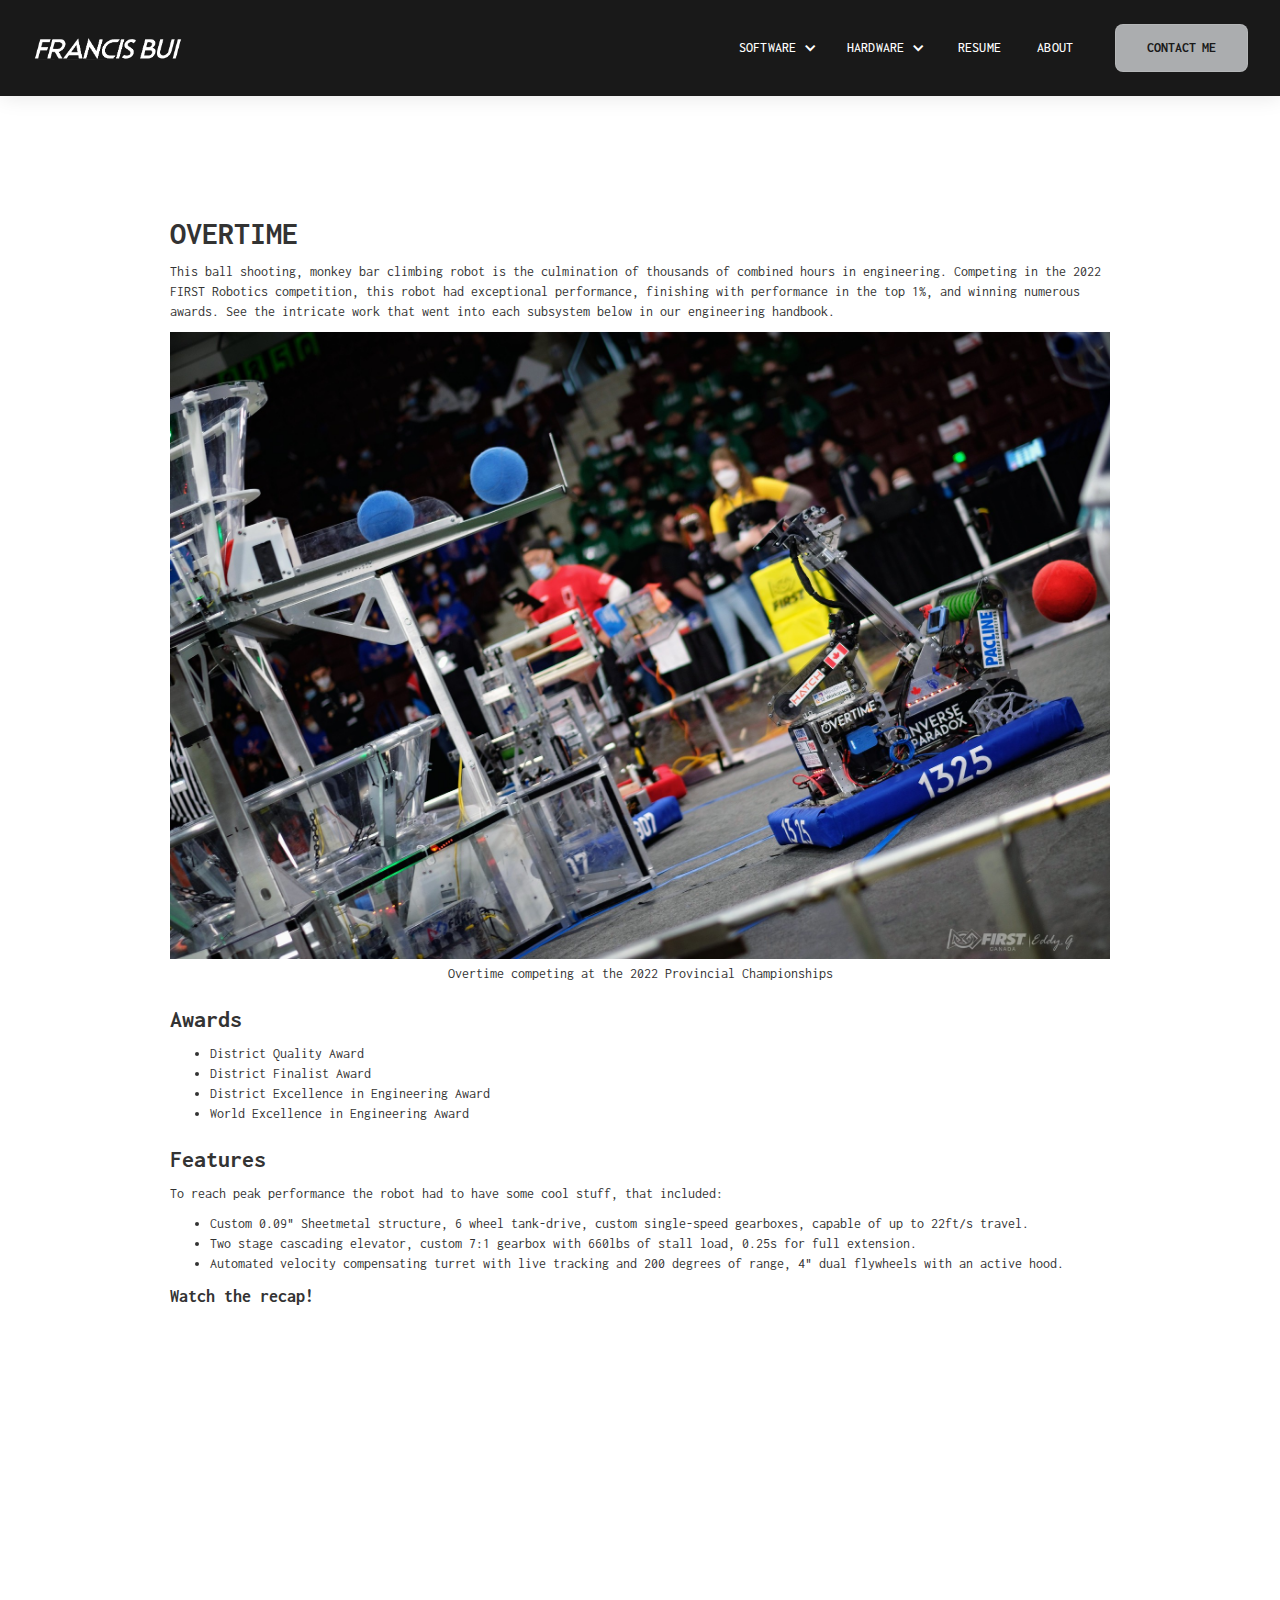
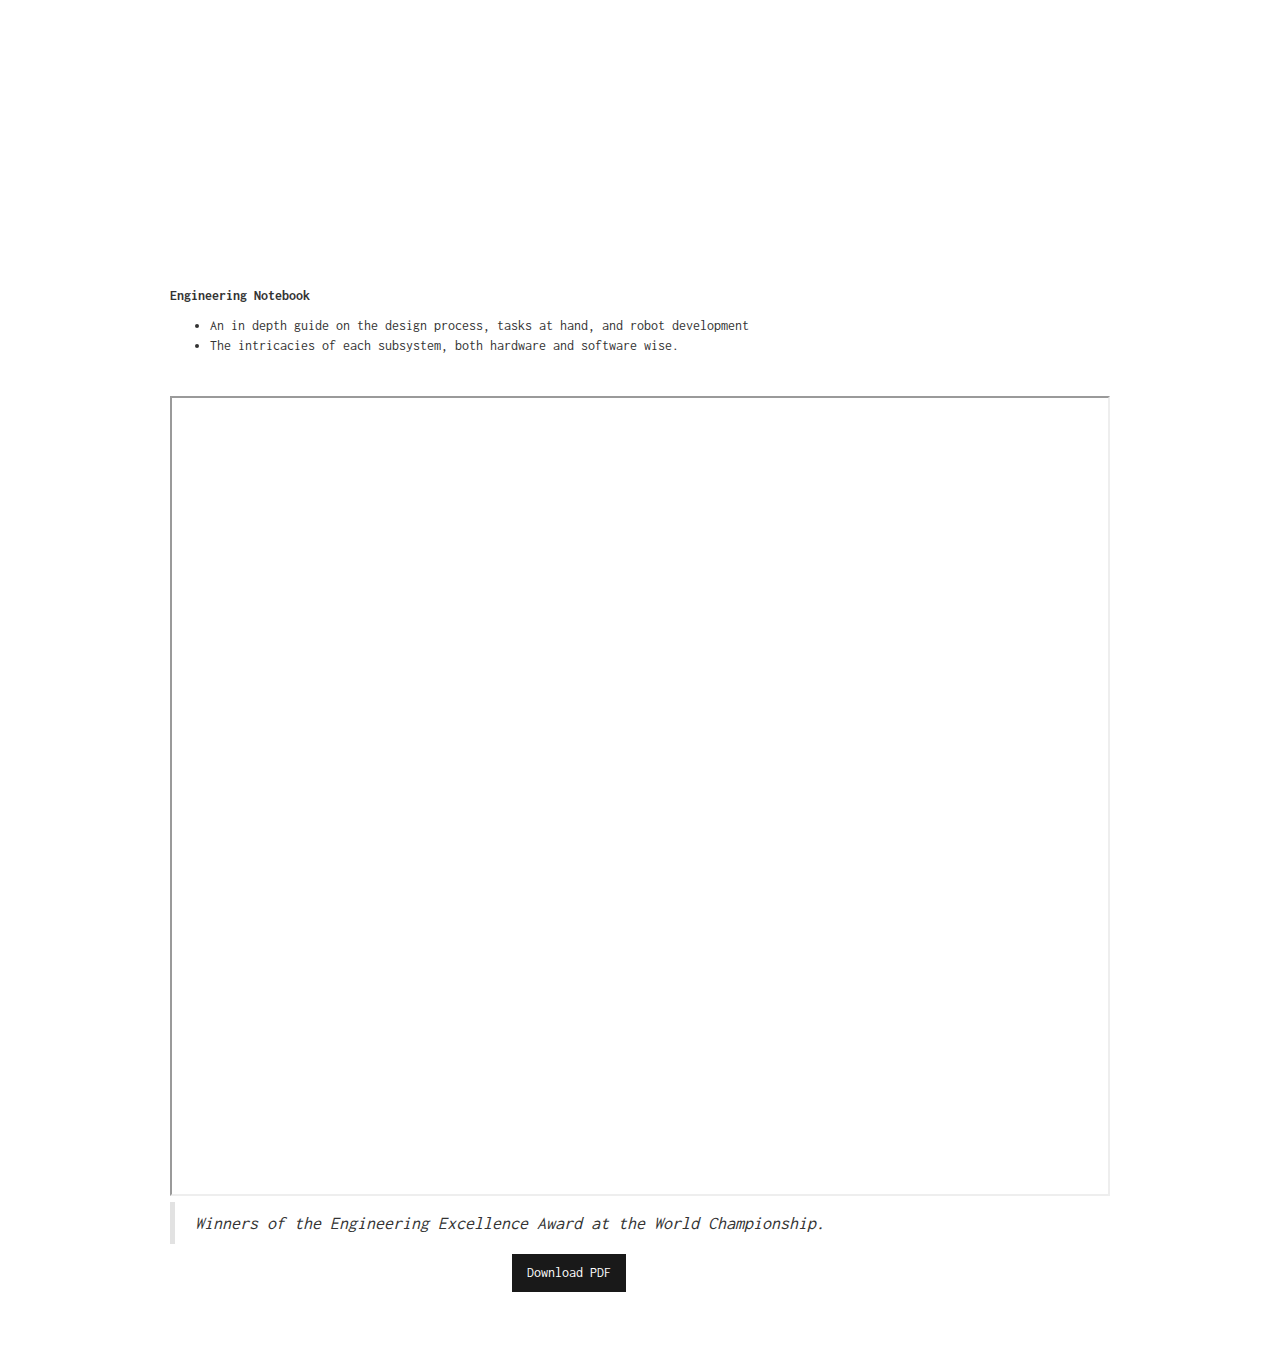
<file: Overtime/index.html>
<!DOCTYPE html><html data-wf-domain="www.francisbui.ca" data-wf-page="628f8f2b2b35824f5c041015" data-wf-site="626f25adce0d71652d643769" class=" w-mod-js"><head><meta charset="utf-8"><title>Overtime</title><meta content="Overtime" property="og:title"><meta content="Overtime" property="twitter:title"><meta content="width=device-width, initial-scale=1" name="viewport"><link href="css/francisbui.webflow.ccc845ec5.min.css" rel="stylesheet" type="text/css"><script src="js/webfont.js" type="text/javascript"></script><script type="text/javascript">WebFont.load({  google: {    families: ["Inconsolata:400,700"]  }});</script><!--[if lt IE 9]><script src="https://cdnjs.cloudflare.com/ajax/libs/html5shiv/3.7.3/html5shiv.min.js" type="text/javascript"></script><![endif]--><script type="text/javascript">!function(o,c){var n=c.documentElement,t=" w-mod-";n.className+=t+"js",("ontouchstart"in o||o.DocumentTouch&&c instanceof DocumentTouch)&&(n.className+=t+"touch")}(window,document);</script><link href="images/6271d955719484279c06169e_logo32.png" rel="shortcut icon" type="image/x-icon"><link href="images/6271d98749f6085664bed0b5_logo256.png" rel="apple-touch-icon"><script type="text/javascript">window.__WEBFLOW_CURRENCY_SETTINGS = {"currencyCode":"USD","$init":true,"symbol":"$","decimal":".","fractionDigits":2,"group":",","template":"{{wf {\"path\":\"symbol\",\"type\":\"PlainText\"} }} {{wf {\"path\":\"amount\",\"type\":\"CommercePrice\"} }} {{wf {\"path\":\"currencyCode\",\"type\":\"PlainText\"} }}","hideDecimalForWholeNumbers":false};</script></head><body><div data-animation="default" data-collapse="medium" data-duration="400" data-easing="ease" data-easing2="ease" role="banner" class="navbar-2 w-nav"><div class="container-3"><div class="navbar-wrapper"><a href="/" class="navbar-brand w-nav-brand"><img src="images/6271868ed936ab36d236c19e_image.png" loading="lazy" alt class="nav-logo-2"></a><nav role="navigation" class="nav-menu-wrapper w-nav-menu"><ul role="list" class="nav-menu-2 w-list-unstyled"><li class="list-item"><div data-hover="false" data-delay="0" class="nav-dropdown w-dropdown"><div class="nav-dropdown-toggle w-dropdown-toggle"><div class="nav-dropdown-icon w-icon-dropdown-toggle"></div><div>SOFTWARE</div></div><nav class="nav-dropdown-list w-dropdown-list"><a href="https://github.com/Francis-Bui" target="_blank" class="nav-dropdown-link w-dropdown-link">GITHUB</a><a href="https://github.com/Francis-Bui/SpaceInvaders" class="nav-dropdown-link w-dropdown-link">SPACE INVADERS</a><a href="https://github.com/Francis-Bui/TrailBlazer" class="nav-dropdown-link w-dropdown-link">TRAILBLAZER</a><a href="https://www.figma.com/file/WszzY0blzAeTHdE7adGoJA/SWFT?node-id=0%3A1" class="nav-dropdown-link w-dropdown-link">SWFT</a></nav></div></li><li class="list-item"><div data-hover="false" data-delay="0" class="nav-dropdown w-dropdown"><div class="nav-dropdown-toggle w-dropdown-toggle"><div class="nav-dropdown-icon w-icon-dropdown-toggle"></div><div>HARDWARE</div></div><nav class="nav-dropdown-list w-dropdown-list"><a href="https://grabcad.com/francis.bui-2" class="nav-dropdown-link w-dropdown-link">GRABCAD</a><a href="#" class="nav-dropdown-link w-dropdown-link">PROJECTS</a><a href="#" class="nav-dropdown-link w-dropdown-link">3D Prints</a><a href="#" class="nav-dropdown-link w-dropdown-link">FRC ROBOTS</a></nav></div></li><li><a href="#" class="nav-link-2">RESUME</a></li><li><a href="/about" class="nav-link-2">About</a></li></ul><div class="nav-menu-cta"><a href="/contact" class="button-3 w-button">CONTACT ME</a></div></nav><div class="menu-button w-nav-button"><div class="icon-4 w-icon-nav-menu"></div></div></div></div></div><main id="main-content" class="main-content wf-section"><div class="w-container"><div class="main w-richtext"><h2>OVERTIME</h2><p>This ball shooting, monkey bar climbing robot is the culmination of thousands of combined hours in engineering. Competing in the 2022 FIRST Robotics competition, this robot had exceptional performance, finishing with performance in the top 1%, and winning numerous awards. See the intricate work that went into each subsystem below in our engineering handbook.</p><figure style="max-width:2048pxpx" class="w-richtext-align-fullwidth w-richtext-figure-type-image"><div><img src="images/628f95921d4eee7064df848f_52012762902_aec23e9555_k.jpg" loading="lazy" alt></div><figcaption>Overtime competing at the 2022 Provincial Championships</figcaption></figure><h3>Awards</h3><ul role="list"><li>District Quality Award</li><li>District Finalist Award</li><li>District Excellence in Engineering Award</li><li>World Excellence in Engineering Award</li></ul><h3>Features</h3><p>To reach peak performance the robot had to have some cool stuff, that included:</p><ul role="list"><li>Custom 0.09" Sheetmetal structure, 6 wheel tank-drive, custom single-speed gearboxes, capable of up to 22ft/s travel.</li><li>Two stage cascading elevator, custom 7:1 gearbox with 660lbs of stall load, 0.25s for full extension.</li><li>Automated velocity compensating turret with live tracking and 200 degrees of range, 4" dual flywheels with an active hood.</li></ul><h4>Watch the recap!</h4><figure style="padding-bottom:56.206088992974244%" class="w-richtext-align-fullwidth w-richtext-figure-type-video"><div><iframe allowfullscreen="true" frameborder="0" scrolling="no" src="https://www.youtube.com/embed/eNS8FjsxZwA" title="FRC 2022 Season Recap"></iframe></div></figure><p>‍</p><h5>Engineering Notebook</h5><ul role="list"><li>An in depth guide on the design process, tasks at hand, and robot development</li><li>The intricacies of each subsystem, both hardware and software wise.</li></ul><p>‍</p><div class="w-embed w-iframe"><iframe src="https://uploads-ssl.webflow.com/626f25adce0d71652d643769/628f9d2b7c4d88139b6b169c_2022_Engineering_Notebook.pdf" width="100%" height="800px"></iframe></div><blockquote><em>Winners of the Engineering Excellence Award at the World Championship.</em></blockquote></div><a href="https://uploads-ssl.webflow.com/626f25adce0d71652d643769/628f9d2b7c4d88139b6b169c_2022_Engineering_Notebook.pdf" class="button w-button">Download PDF</a></div></main><script src="https://d3e54v103j8qbb.cloudfront.net/js/jquery-3.5.1.min.dc5e7f18c8.js?site=626f25adce0d71652d643769" type="text/javascript" crossorigin="anonymous"></script><script src="js/webflow.37095f85c.js" type="text/javascript"></script><!--[if lte IE 9]><script src="//cdnjs.cloudflare.com/ajax/libs/placeholders/3.0.2/placeholders.min.js"></script><![endif]--></body></html>
</file>
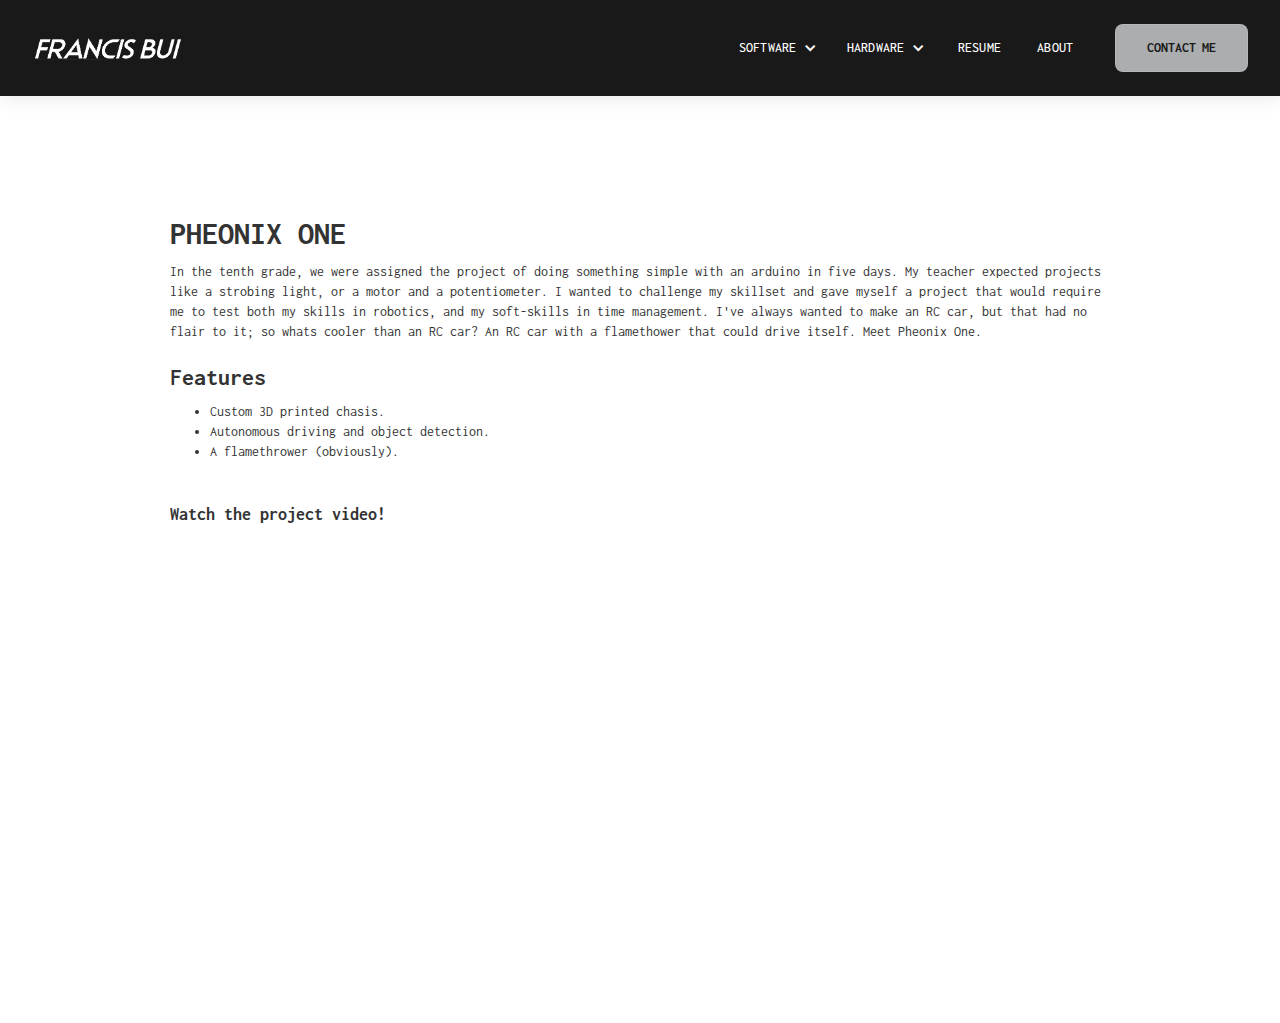
<file: Pheonix/index.html>
<!DOCTYPE html><html data-wf-domain="www.francisbui.ca" data-wf-page="63269fe7e6b8032f67e5eec0" data-wf-site="626f25adce0d71652d643769" class=" w-mod-js"><head><meta charset="utf-8"><title>pheonix-one</title><meta content="pheonix-one" property="og:title"><meta content="pheonix-one" property="twitter:title"><meta content="width=device-width, initial-scale=1" name="viewport"><link href="css/francisbui.webflow.ccc845ec5.min.css" rel="stylesheet" type="text/css"><script src="js/webfont.js" type="text/javascript"></script><script type="text/javascript">WebFont.load({  google: {    families: ["Inconsolata:400,700"]  }});</script><!--[if lt IE 9]><script src="https://cdnjs.cloudflare.com/ajax/libs/html5shiv/3.7.3/html5shiv.min.js" type="text/javascript"></script><![endif]--><script type="text/javascript">!function(o,c){var n=c.documentElement,t=" w-mod-";n.className+=t+"js",("ontouchstart"in o||o.DocumentTouch&&c instanceof DocumentTouch)&&(n.className+=t+"touch")}(window,document);</script><link href="images/6271d955719484279c06169e_logo32.png" rel="shortcut icon" type="image/x-icon"><link href="images/6271d98749f6085664bed0b5_logo256.png" rel="apple-touch-icon"><script type="text/javascript">window.__WEBFLOW_CURRENCY_SETTINGS = {"currencyCode":"USD","$init":true,"symbol":"$","decimal":".","fractionDigits":2,"group":",","template":"{{wf {\"path\":\"symbol\",\"type\":\"PlainText\"} }} {{wf {\"path\":\"amount\",\"type\":\"CommercePrice\"} }} {{wf {\"path\":\"currencyCode\",\"type\":\"PlainText\"} }}","hideDecimalForWholeNumbers":false};</script></head><body><div data-animation="default" data-collapse="medium" data-duration="400" data-easing="ease" data-easing2="ease" role="banner" class="navbar-2 w-nav"><div class="container-3"><div class="navbar-wrapper"><a href="/" class="navbar-brand w-nav-brand"><img src="images/6271868ed936ab36d236c19e_image.png" loading="lazy" alt class="nav-logo-2"></a><nav role="navigation" class="nav-menu-wrapper w-nav-menu"><ul role="list" class="nav-menu-2 w-list-unstyled"><li class="list-item"><div data-hover="false" data-delay="0" class="nav-dropdown w-dropdown"><div class="nav-dropdown-toggle w-dropdown-toggle"><div class="nav-dropdown-icon w-icon-dropdown-toggle"></div><div>SOFTWARE</div></div><nav class="nav-dropdown-list w-dropdown-list"><a href="https://github.com/Francis-Bui" target="_blank" class="nav-dropdown-link w-dropdown-link">GITHUB</a><a href="https://github.com/Francis-Bui/SpaceInvaders" class="nav-dropdown-link w-dropdown-link">SPACE INVADERS</a><a href="https://github.com/Francis-Bui/TrailBlazer" class="nav-dropdown-link w-dropdown-link">TRAILBLAZER</a><a href="https://www.figma.com/file/WszzY0blzAeTHdE7adGoJA/SWFT?node-id=0%3A1" class="nav-dropdown-link w-dropdown-link">SWFT</a></nav></div></li><li class="list-item"><div data-hover="false" data-delay="0" class="nav-dropdown w-dropdown"><div class="nav-dropdown-toggle w-dropdown-toggle"><div class="nav-dropdown-icon w-icon-dropdown-toggle"></div><div>HARDWARE</div></div><nav class="nav-dropdown-list w-dropdown-list"><a href="https://grabcad.com/francis.bui-2" class="nav-dropdown-link w-dropdown-link">GRABCAD</a><a href="#" class="nav-dropdown-link w-dropdown-link">PROJECTS</a><a href="#" class="nav-dropdown-link w-dropdown-link">3D Prints</a><a href="#" class="nav-dropdown-link w-dropdown-link">FRC ROBOTS</a></nav></div></li><li><a href="#" class="nav-link-2">RESUME</a></li><li><a href="/about" class="nav-link-2">About</a></li></ul><div class="nav-menu-cta"><a href="/contact" class="button-3 w-button">CONTACT ME</a></div></nav><div class="menu-button w-nav-button"><div class="icon-4 w-icon-nav-menu"></div></div></div></div></div><main id="main-content" class="main-content wf-section"><div class="w-container"><div class="main w-richtext"><h2>PHEONIX ONE</h2><p>In the tenth grade, we were assigned the project of doing something simple with an arduino in five days. My teacher expected projects like a strobing light, or a motor and a potentiometer. I wanted to challenge my skillset and gave myself a project that would require me to test both my skills in robotics, and my soft-skills in time management. I've always wanted to make an RC car, but that had no flair to it; so whats cooler than an RC car? An RC car with a flamethower that could drive itself. Meet Pheonix One.</p><h3>Features</h3><ul role="list"><li>Custom 3D printed chasis.</li><li>Autonomous driving and object detection.</li><li>A flamethrower (obviously).</li></ul><p>‍</p><h4>Watch the project video!</h4><p>‍</p><figure style="padding-bottom:33.723653395784545%" class="w-richtext-align-center w-richtext-figure-type-video"><div><iframe allowfullscreen="true" frameborder="0" scrolling="no" src="https://www.youtube.com/embed/JXyZq3vbDH0" title></iframe></div></figure><p>‍</p></div></div></main><script src="https://d3e54v103j8qbb.cloudfront.net/js/jquery-3.5.1.min.dc5e7f18c8.js?site=626f25adce0d71652d643769" type="text/javascript" crossorigin="anonymous"></script><script src="js/webflow.37095f85c.js" type="text/javascript"></script><!--[if lte IE 9]><script src="//cdnjs.cloudflare.com/ajax/libs/placeholders/3.0.2/placeholders.min.js"></script><![endif]--></body></html>
</file>
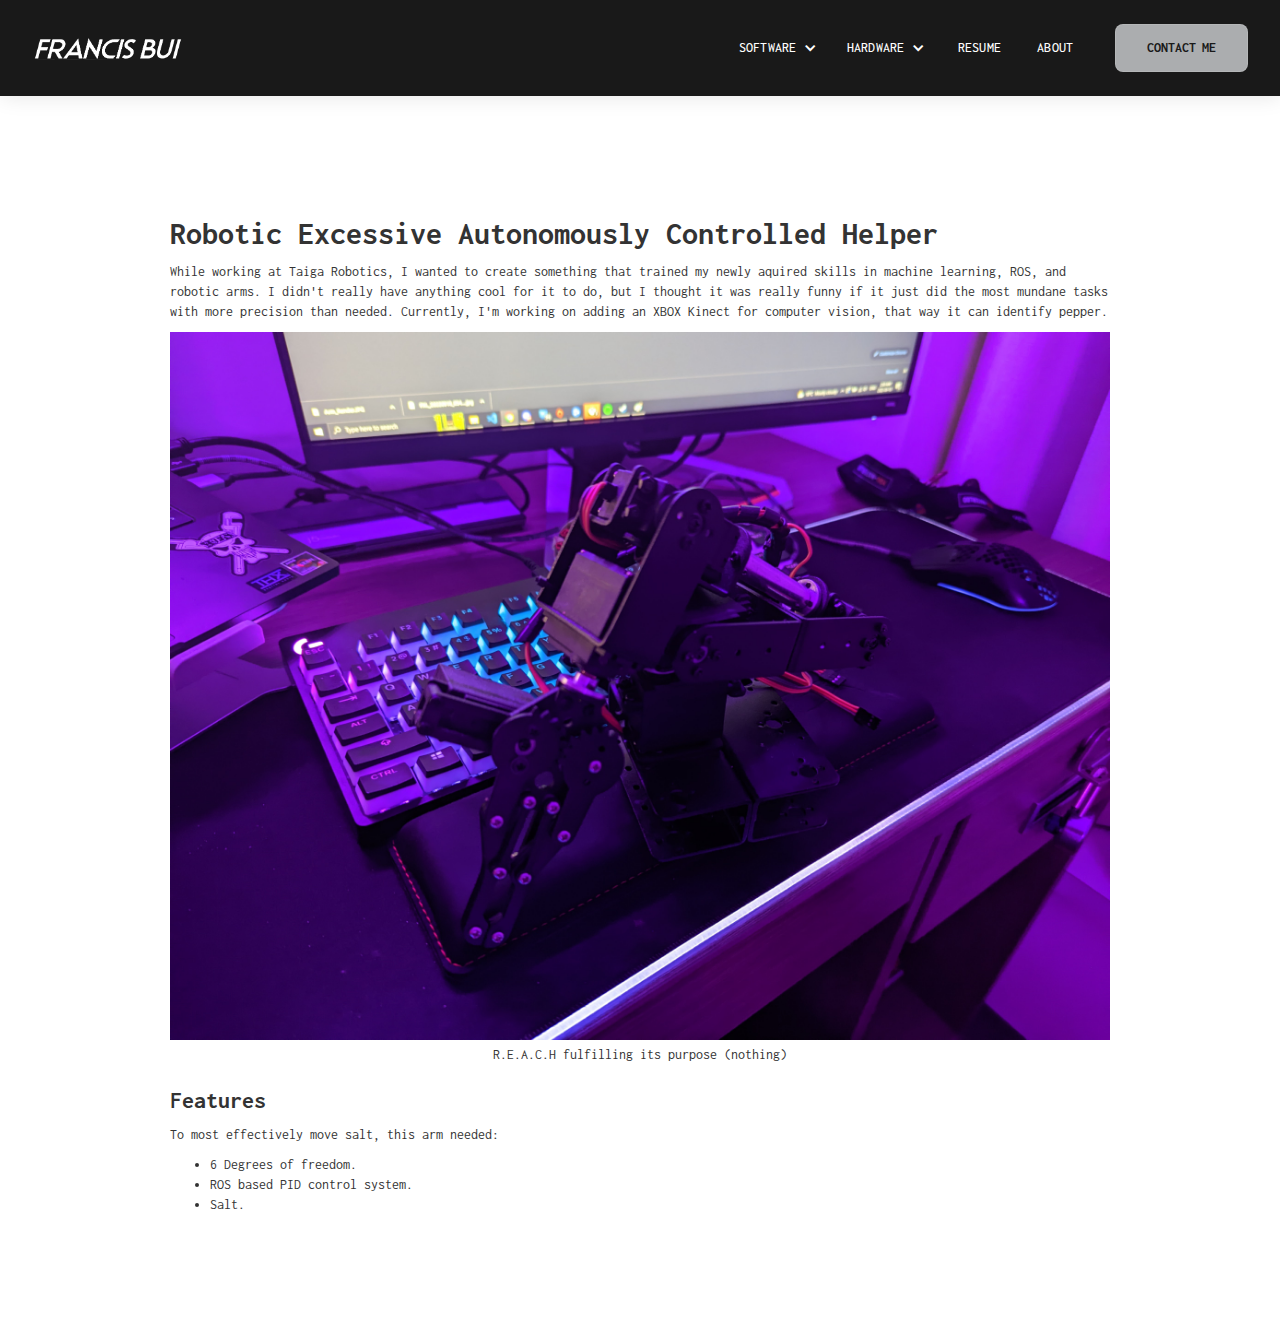
<file: Reach/index.html>
<!DOCTYPE html><html data-wf-domain="www.francisbui.ca" data-wf-page="6326b7bf7c17a72f0b09a8b6" data-wf-site="626f25adce0d71652d643769" class=" w-mod-js"><head><meta charset="utf-8"><title>R.E.A.C.H</title><meta content="R.E.A.C.H" property="og:title"><meta content="R.E.A.C.H" property="twitter:title"><meta content="width=device-width, initial-scale=1" name="viewport"><link href="css/francisbui.webflow.ccc845ec5.min.css" rel="stylesheet" type="text/css"><script src="js/webfont.js" type="text/javascript"></script><script type="text/javascript">WebFont.load({  google: {    families: ["Inconsolata:400,700"]  }});</script><!--[if lt IE 9]><script src="https://cdnjs.cloudflare.com/ajax/libs/html5shiv/3.7.3/html5shiv.min.js" type="text/javascript"></script><![endif]--><script type="text/javascript">!function(o,c){var n=c.documentElement,t=" w-mod-";n.className+=t+"js",("ontouchstart"in o||o.DocumentTouch&&c instanceof DocumentTouch)&&(n.className+=t+"touch")}(window,document);</script><link href="images/6271d955719484279c06169e_logo32.png" rel="shortcut icon" type="image/x-icon"><link href="images/6271d98749f6085664bed0b5_logo256.png" rel="apple-touch-icon"><script type="text/javascript">window.__WEBFLOW_CURRENCY_SETTINGS = {"currencyCode":"USD","$init":true,"symbol":"$","decimal":".","fractionDigits":2,"group":",","template":"{{wf {\"path\":\"symbol\",\"type\":\"PlainText\"} }} {{wf {\"path\":\"amount\",\"type\":\"CommercePrice\"} }} {{wf {\"path\":\"currencyCode\",\"type\":\"PlainText\"} }}","hideDecimalForWholeNumbers":false};</script></head><body><div data-animation="default" data-collapse="medium" data-duration="400" data-easing="ease" data-easing2="ease" role="banner" class="navbar-2 w-nav"><div class="container-3"><div class="navbar-wrapper"><a href="/" class="navbar-brand w-nav-brand"><img src="images/6271868ed936ab36d236c19e_image.png" loading="lazy" alt class="nav-logo-2"></a><nav role="navigation" class="nav-menu-wrapper w-nav-menu"><ul role="list" class="nav-menu-2 w-list-unstyled"><li class="list-item"><div data-hover="false" data-delay="0" class="nav-dropdown w-dropdown"><div class="nav-dropdown-toggle w-dropdown-toggle"><div class="nav-dropdown-icon w-icon-dropdown-toggle"></div><div>SOFTWARE</div></div><nav class="nav-dropdown-list w-dropdown-list"><a href="https://github.com/Francis-Bui" target="_blank" class="nav-dropdown-link w-dropdown-link">GITHUB</a><a href="https://github.com/Francis-Bui/SpaceInvaders" class="nav-dropdown-link w-dropdown-link">SPACE INVADERS</a><a href="https://github.com/Francis-Bui/TrailBlazer" class="nav-dropdown-link w-dropdown-link">TRAILBLAZER</a><a href="https://www.figma.com/file/WszzY0blzAeTHdE7adGoJA/SWFT?node-id=0%3A1" class="nav-dropdown-link w-dropdown-link">SWFT</a></nav></div></li><li class="list-item"><div data-hover="false" data-delay="0" class="nav-dropdown w-dropdown"><div class="nav-dropdown-toggle w-dropdown-toggle"><div class="nav-dropdown-icon w-icon-dropdown-toggle"></div><div>HARDWARE</div></div><nav class="nav-dropdown-list w-dropdown-list"><a href="https://grabcad.com/francis.bui-2" class="nav-dropdown-link w-dropdown-link">GRABCAD</a><a href="#" class="nav-dropdown-link w-dropdown-link">PROJECTS</a><a href="#" class="nav-dropdown-link w-dropdown-link">3D Prints</a><a href="#" class="nav-dropdown-link w-dropdown-link">FRC ROBOTS</a></nav></div></li><li><a href="#" class="nav-link-2">RESUME</a></li><li><a href="/about" class="nav-link-2">About</a></li></ul><div class="nav-menu-cta"><a href="/contact" class="button-3 w-button">CONTACT ME</a></div></nav><div class="menu-button w-nav-button"><div class="icon-4 w-icon-nav-menu"></div></div></div></div></div><main id="main-content" class="main-content wf-section"><div class="w-container"><div class="main w-richtext"><h2>Robotic Excessive Autonomously Controlled Helper</h2><p>While working at Taiga Robotics, I wanted to create something that trained my newly aquired skills in machine learning, ROS, and robotic arms. I didn't really have anything cool for it to do, but I thought it was really funny if it just did the most mundane tasks with more precision than needed. Currently, I'm working on adding an XBOX Kinect for computer vision, that way it can identify pepper.</p><figure style="max-width:1024pxpx" class="w-richtext-align-fullwidth w-richtext-figure-type-image"><div><img src="images/6326bca6cd40a8d01502580f_PXL_20220918_063335658.jpg" loading="lazy" alt></div><figcaption>R.E.A.C.H fulfilling its purpose (nothing)</figcaption></figure><h3>Features</h3><p>To most effectively move salt, this arm needed:</p><ul role="list"><li>6 Degrees of freedom.</li><li>ROS based PID control system.</li><li>Salt.</li></ul></div></div></main><script src="https://d3e54v103j8qbb.cloudfront.net/js/jquery-3.5.1.min.dc5e7f18c8.js?site=626f25adce0d71652d643769" type="text/javascript" crossorigin="anonymous"></script><script src="js/webflow.37095f85c.js" type="text/javascript"></script><!--[if lte IE 9]><script src="//cdnjs.cloudflare.com/ajax/libs/placeholders/3.0.2/placeholders.min.js"></script><![endif]--></body></html>
</file>
<file: About/css/francisbui.webflow.ccc845ec5.min.css>
html{font-family:sans-serif;-ms-text-size-adjust:100%;-webkit-text-size-adjust:100%;height:100%}article,aside,details,figcaption,figure,footer,header,hgroup,main,menu,nav,section,summary{display:block}audio,canvas,progress,video{display:inline-block;vertical-align:baseline}audio:not([controls]){display:none;height:0}[hidden],template{display:none}a{background-color:transparent}a:active,a:hover{outline:0}abbr[title]{border-bottom:1px dotted}b,optgroup,strong{font-weight:700}dfn{font-style:italic}h1{margin:.67em 0}mark{background:#ff0;color:#000}small{font-size:80%}sub,sup{font-size:75%;line-height:0;position:relative;vertical-align:baseline}sup{top:-.5em}sub{bottom:-.25em}img{border:0;max-width:100%;vertical-align:middle;display:inline-block}svg:not(:root){overflow:hidden}hr{box-sizing:content-box;height:0}pre,textarea{overflow:auto}code,kbd,pre,samp{font-family:monospace,monospace;font-size:1em}button,input,optgroup,select,textarea{color:inherit;font:inherit;margin:0}button{overflow:visible}button,select{text-transform:none}button,html input[type=button],input[type=reset]{-webkit-appearance:button;cursor:pointer}button[disabled],html input[disabled]{cursor:default}button::-moz-focus-inner,input::-moz-focus-inner{border:0;padding:0}input{line-height:normal}input[type=checkbox],input[type=radio]{box-sizing:border-box;padding:0}input[type=number]::-webkit-inner-spin-button,input[type=number]::-webkit-outer-spin-button{height:auto}input[type=search]{-webkit-appearance:none}input[type=search]::-webkit-search-cancel-button,input[type=search]::-webkit-search-decoration{-webkit-appearance:none}legend{border:0;padding:0}table{border-collapse:collapse;border-spacing:0}td,th{padding:0}@font-face{font-family:webflow-icons;src:url("[data-uri]") format('truetype');font-weight:400;font-style:normal}[class*=" w-icon-"],[class^=w-icon-]{font-family:webflow-icons!important;speak:none;font-style:normal;font-weight:400;font-variant:normal;text-transform:none;line-height:1;-webkit-font-smoothing:antialiased;-moz-osx-font-smoothing:grayscale}.w-icon-slider-right:before{content:"\e600"}.w-icon-slider-left:before{content:"\e601"}.w-icon-nav-menu:before{content:"\e602"}.w-icon-arrow-down:before,.w-icon-dropdown-toggle:before{content:"\e603"}.w-icon-file-upload-remove:before{content:"\e900"}.w-icon-file-upload-icon:before{content:"\e903"}*{-webkit-box-sizing:border-box;-moz-box-sizing:border-box;box-sizing:border-box}body{margin:0;min-height:100%;background-color:#fff;font-family:Arial,sans-serif;font-size:14px;line-height:20px;color:#333}html.w-mod-touch *{background-attachment:scroll!important}.w-block{display:block}.w-inline-block{max-width:100%;display:inline-block}.w-clearfix:after,.w-clearfix:before{content:" ";display:table;grid-column-start:1;grid-row-start:1;grid-column-end:2;grid-row-end:2}.w-clearfix:after{clear:both}.w-hidden{display:none}.w-button{display:inline-block;padding:9px 15px;background-color:#3898ec;color:#fff;border:0;line-height:inherit;text-decoration:none;cursor:pointer;border-radius:0}input.w-button{-webkit-appearance:button}html[data-w-dynpage] [data-w-cloak]{color:transparent!important}.w-webflow-badge,.w-webflow-badge *{position:static;left:auto;top:auto;right:auto;bottom:auto;z-index:auto;display:block;visibility:visible;overflow:visible;overflow-x:visible;overflow-y:visible;box-sizing:border-box;width:auto;height:auto;max-height:none;max-width:none;min-height:0;min-width:0;margin:0;padding:0;float:none;clear:none;border:0 transparent;border-radius:0;background:0 0;box-shadow:none;opacity:1;transform:none;transition:none;direction:ltr;font-family:inherit;font-weight:inherit;color:inherit;font-size:inherit;line-height:inherit;font-style:inherit;font-variant:inherit;text-align:inherit;letter-spacing:inherit;text-decoration:inherit;text-indent:0;text-transform:inherit;list-style-type:disc;text-shadow:none;font-smoothing:auto;vertical-align:baseline;cursor:inherit;white-space:inherit;word-break:normal;word-spacing:normal;word-wrap:normal}.w-webflow-badge{position:fixed!important;display:inline-block!important;visibility:visible!important;z-index:2147483647!important;top:auto!important;right:12px!important;bottom:12px!important;left:auto!important;color:#aaadb0!important;background-color:#fff!important;border-radius:3px!important;padding:6px 8px 6px 6px!important;font-size:12px!important;opacity:1!important;line-height:14px!important;text-decoration:none!important;transform:none!important;margin:0!important;width:auto!important;height:auto!important;overflow:visible!important;white-space:nowrap;box-shadow:0 0 0 1px rgba(0,0,0,.1),0 1px 3px rgba(0,0,0,.1);cursor:pointer}.w-webflow-badge>img{display:inline-block!important;visibility:visible!important;opacity:1!important;vertical-align:middle!important}h1,h2,h3,h4,h5,h6{font-weight:700;margin-bottom:10px}h1{font-size:38px;line-height:44px;margin-top:20px}h3{font-size:24px;line-height:30px;margin-top:20px}h4{font-size:18px;line-height:24px;margin-top:10px}h5{font-size:14px;line-height:20px;margin-top:10px}h6{font-size:12px;line-height:18px;margin-top:10px}p{margin-top:0;margin-bottom:10px}blockquote{margin:0 0 10px;padding:10px 20px;border-left:5px solid #e2e2e2;font-size:18px;line-height:22px}figure{margin:0 0 10px}figcaption{margin-top:5px;text-align:center}ol,ul{margin-top:0;margin-bottom:10px;padding-left:40px}.w-list-unstyled{padding-left:0;list-style:none}.w-embed:after,.w-embed:before{content:" ";display:table;grid-column-start:1;grid-row-start:1;grid-column-end:2;grid-row-end:2}.w-embed:after{clear:both}.w-video{width:100%;position:relative;padding:0}.w-video embed,.w-video iframe,.w-video object{position:absolute;top:0;left:0;width:100%;height:100%;border:none}fieldset{padding:0;margin:0;border:0}[type=button],[type=reset],button{border:0;cursor:pointer;-webkit-appearance:button}.w-form{margin:0 0 15px}.w-form-done{display:none;padding:20px;text-align:center;background-color:#ddd}.w-form-fail{display:none;margin-top:10px;padding:10px;background-color:#ffdede}label{display:block;margin-bottom:5px;font-weight:700}.w-input,.w-select{display:block;width:100%;height:38px;padding:8px 12px;margin-bottom:10px;font-size:14px;line-height:1.42857143;color:#333;vertical-align:middle;background-color:#fff;border:1px solid #ccc}.w-input:-moz-placeholder,.w-select:-moz-placeholder{color:#999}.w-input::-moz-placeholder,.w-select::-moz-placeholder{color:#999;opacity:1}.w-input:-ms-input-placeholder,.w-select:-ms-input-placeholder{color:#999}.w-input::-webkit-input-placeholder,.w-select::-webkit-input-placeholder{color:#999}.w-input:focus,.w-select:focus{border-color:#3898ec;outline:0}.w-input[disabled],.w-input[readonly],.w-select[disabled],.w-select[readonly],fieldset[disabled] .w-input,fieldset[disabled] .w-select{cursor:not-allowed}.w-input[disabled]:not(.w-input-disabled),.w-input[readonly],.w-select[disabled]:not(.w-input-disabled),.w-select[readonly],fieldset[disabled]:not(.w-input-disabled) .w-input,fieldset[disabled]:not(.w-input-disabled) .w-select{background-color:#eee}textarea.w-input,textarea.w-select{height:auto}.w-select{background-color:#f3f3f3}.w-select[multiple]{height:auto}.w-form-label{display:inline-block;cursor:pointer;font-weight:400;margin-bottom:0}.w-radio{display:block;margin-bottom:5px;padding-left:20px}.w-radio:after,.w-radio:before{content:" ";display:table;grid-column-start:1;grid-row-start:1;grid-column-end:2;grid-row-end:2}.w-radio:after{clear:both}.w-radio-input{margin:3px 0 0 -20px;line-height:normal;float:left}.w-file-upload{display:block;margin-bottom:10px}.w-file-upload-input{width:.1px;height:.1px;opacity:0;overflow:hidden;position:absolute;z-index:-100}.w-file-upload-default,.w-file-upload-success,.w-file-upload-uploading{display:inline-block;color:#333}.w-file-upload-error{display:block;margin-top:10px}.w-file-upload-default.w-hidden,.w-file-upload-error.w-hidden,.w-file-upload-success.w-hidden,.w-file-upload-uploading.w-hidden{display:none}.w-file-upload-uploading-btn{display:flex;font-size:14px;font-weight:400;cursor:pointer;margin:0;padding:8px 12px;border:1px solid #ccc;background-color:#fafafa}.w-file-upload-file{display:flex;flex-grow:1;justify-content:space-between;margin:0;padding:8px 9px 8px 11px;border:1px solid #ccc;background-color:#fafafa}.w-file-upload-file-name{font-size:14px;font-weight:400;display:block}.w-file-remove-link{margin-top:3px;margin-left:10px;width:auto;height:auto;padding:3px;display:block;cursor:pointer}.w-icon-file-upload-remove{margin:auto;font-size:10px}.w-file-upload-error-msg{display:inline-block;color:#ea384c;padding:2px 0}.w-file-upload-info{display:inline-block;line-height:38px;padding:0 12px}.w-file-upload-label{display:inline-block;font-size:14px;font-weight:400;cursor:pointer;margin:0;padding:8px 12px;border:1px solid #ccc;background-color:#fafafa}.w-icon-file-upload-icon,.w-icon-file-upload-uploading{display:inline-block;margin-right:8px;width:20px}.w-icon-file-upload-uploading{height:20px}.w-container{margin-left:auto;margin-right:auto;max-width:940px}.w-container:after,.w-container:before{content:" ";display:table;grid-column-start:1;grid-row-start:1;grid-column-end:2;grid-row-end:2}.w-container:after{clear:both}.w-container .w-row{margin-left:-10px;margin-right:-10px}.w-row:after,.w-row:before{content:" ";display:table;grid-column-start:1;grid-row-start:1;grid-column-end:2;grid-row-end:2}.w-row:after{clear:both}.w-row .w-row{margin-left:0;margin-right:0}.w-col{position:relative;float:left;width:100%;min-height:1px;padding-left:10px;padding-right:10px}.w-col .w-col{padding-left:0;padding-right:0}.w-col-1{width:8.33333333%}.w-col-2{width:16.66666667%}.w-col-3{width:25%}.w-col-4{width:33.33333333%}.w-col-5{width:41.66666667%}.w-col-6{width:50%}.w-col-7{width:58.33333333%}.w-col-8{width:66.66666667%}.w-col-9{width:75%}.w-col-10{width:83.33333333%}.w-col-11{width:91.66666667%}.w-col-12{width:100%}.w-hidden-main{display:none!important}@media screen and (max-width:991px){.w-container{max-width:728px}.w-hidden-main{display:inherit!important}.w-hidden-medium{display:none!important}.w-col-medium-1{width:8.33333333%}.w-col-medium-2{width:16.66666667%}.w-col-medium-3{width:25%}.w-col-medium-4{width:33.33333333%}.w-col-medium-5{width:41.66666667%}.w-col-medium-6{width:50%}.w-col-medium-7{width:58.33333333%}.w-col-medium-8{width:66.66666667%}.w-col-medium-9{width:75%}.w-col-medium-10{width:83.33333333%}.w-col-medium-11{width:91.66666667%}.w-col-medium-12{width:100%}.w-col-stack{width:100%;left:auto;right:auto}}@media screen and (max-width:767px){.w-hidden-main,.w-hidden-medium{display:inherit!important}.w-hidden-small{display:none!important}.w-container .w-row,.w-row{margin-left:0;margin-right:0}.w-col{width:100%;left:auto;right:auto}.w-col-small-1{width:8.33333333%}.w-col-small-2{width:16.66666667%}.w-col-small-3{width:25%}.w-col-small-4{width:33.33333333%}.w-col-small-5{width:41.66666667%}.w-col-small-6{width:50%}.w-col-small-7{width:58.33333333%}.w-col-small-8{width:66.66666667%}.w-col-small-9{width:75%}.w-col-small-10{width:83.33333333%}.w-col-small-11{width:91.66666667%}.w-col-small-12{width:100%}}@media screen and (max-width:479px){.w-container{max-width:none}.w-hidden-main,.w-hidden-medium,.w-hidden-small{display:inherit!important}.w-hidden-tiny{display:none!important}.w-col{width:100%}.w-col-tiny-1{width:8.33333333%}.w-col-tiny-2{width:16.66666667%}.w-col-tiny-3{width:25%}.w-col-tiny-4{width:33.33333333%}.w-col-tiny-5{width:41.66666667%}.w-col-tiny-6{width:50%}.w-col-tiny-7{width:58.33333333%}.w-col-tiny-8{width:66.66666667%}.w-col-tiny-9{width:75%}.w-col-tiny-10{width:83.33333333%}.w-col-tiny-11{width:91.66666667%}.w-col-tiny-12{width:100%}}.w-widget{position:relative}.w-widget-map{width:100%;height:400px}.w-widget-map label{width:auto;display:inline}.w-widget-map img{max-width:inherit}.w-widget-map .gm-style-iw{text-align:center}.w-widget-map .gm-style-iw>button{display:none!important}.w-widget-twitter{overflow:hidden}.w-widget-twitter-count-shim{display:inline-block;vertical-align:top;position:relative;width:28px;height:20px;text-align:center;background:#fff;border:1px solid #758696;border-radius:3px}.w-widget-twitter-count-shim *{pointer-events:none;-webkit-user-select:none;-moz-user-select:none;-ms-user-select:none;user-select:none}.w-widget-twitter-count-shim .w-widget-twitter-count-inner{position:relative;font-size:15px;line-height:12px;text-align:center;color:#999;font-family:serif}.w-widget-twitter-count-shim .w-widget-twitter-count-clear{position:relative;display:block}.w-widget-twitter-count-shim.w--large{width:36px;height:28px}.w-widget-twitter-count-shim.w--large .w-widget-twitter-count-inner{font-size:18px;line-height:18px}.w-widget-twitter-count-shim:not(.w--vertical){margin-left:5px;margin-right:8px}.w-widget-twitter-count-shim:not(.w--vertical).w--large{margin-left:6px}.w-widget-twitter-count-shim:not(.w--vertical):after,.w-widget-twitter-count-shim:not(.w--vertical):before{top:50%;left:0;border:solid transparent;content:' ';height:0;width:0;position:absolute;pointer-events:none}.w-widget-twitter-count-shim:not(.w--vertical):before{border-color:rgba(117,134,150,0);border-right-color:#5d6c7b;border-width:4px;margin-left:-9px;margin-top:-4px}.w-widget-twitter-count-shim:not(.w--vertical).w--large:before{border-width:5px;margin-left:-10px;margin-top:-5px}.w-widget-twitter-count-shim:not(.w--vertical):after{border-color:rgba(255,255,255,0);border-right-color:#fff;border-width:4px;margin-left:-8px;margin-top:-4px}.w-widget-twitter-count-shim:not(.w--vertical).w--large:after{border-width:5px;margin-left:-9px;margin-top:-5px}.w-widget-twitter-count-shim.w--vertical{width:61px;height:33px;margin-bottom:8px}.w-widget-twitter-count-shim.w--vertical:after,.w-widget-twitter-count-shim.w--vertical:before{top:100%;left:50%;border:solid transparent;content:' ';height:0;width:0;position:absolute;pointer-events:none}.w-widget-twitter-count-shim.w--vertical:before{border-color:rgba(117,134,150,0);border-top-color:#5d6c7b;border-width:5px;margin-left:-5px}.w-widget-twitter-count-shim.w--vertical:after{border-color:rgba(255,255,255,0);border-top-color:#fff;border-width:4px;margin-left:-4px}.w-widget-twitter-count-shim.w--vertical .w-widget-twitter-count-inner{font-size:18px;line-height:22px}.w-widget-twitter-count-shim.w--vertical.w--large{width:76px}.w-background-video{position:relative;overflow:hidden;height:500px;color:#fff}.w-background-video>video{background-size:cover;background-position:50% 50%;position:absolute;margin:auto;width:100%;height:100%;right:-100%;bottom:-100%;top:-100%;left:-100%;object-fit:cover;z-index:-100}.w-background-video>video::-webkit-media-controls-start-playback-button{display:none!important;-webkit-appearance:none}.w-background-video--control{position:absolute;bottom:1em;right:1em;background-color:transparent;padding:0}.w-background-video--control>[hidden]{display:none!important}.w-slider{position:relative;height:300px;text-align:center;background:#ddd;clear:both;-webkit-tap-highlight-color:transparent;tap-highlight-color:rgba(0,0,0,0)}.w-slider-mask{position:relative;display:block;overflow:hidden;z-index:1;left:0;right:0;height:100%;white-space:nowrap}.w-slide{position:relative;display:inline-block;vertical-align:top;width:100%;height:100%;white-space:normal;text-align:left}.w-slider-nav{position:absolute;z-index:2;top:auto;right:0;bottom:0;left:0;margin:auto;padding-top:10px;height:40px;text-align:center;-webkit-tap-highlight-color:transparent;tap-highlight-color:rgba(0,0,0,0)}.w-slider-nav.w-round>div{border-radius:100%}.w-slider-nav.w-num>div{width:auto;height:auto;padding:.2em .5em;font-size:inherit;line-height:inherit}.w-slider-nav.w-shadow>div{box-shadow:0 0 3px rgba(51,51,51,.4)}.w-slider-nav-invert{color:#fff}.w-slider-nav-invert>div{background-color:rgba(34,34,34,.4)}.w-slider-nav-invert>div.w-active{background-color:#222}.w-slider-dot{position:relative;display:inline-block;width:1em;height:1em;background-color:rgba(255,255,255,.4);cursor:pointer;margin:0 3px .5em;transition:background-color .1s,color .1s}.w-slider-dot.w-active{background-color:#fff}.w-slider-dot:focus{outline:0;box-shadow:0 0 0 2px #fff}.w-slider-dot:focus.w-active{box-shadow:none}.w-slider-arrow-left,.w-slider-arrow-right{position:absolute;width:80px;top:0;right:0;bottom:0;left:0;margin:auto;cursor:pointer;overflow:hidden;color:#fff;font-size:40px;-webkit-tap-highlight-color:transparent;tap-highlight-color:rgba(0,0,0,0);-webkit-user-select:none;-moz-user-select:none;-ms-user-select:none;user-select:none}.w-slider-arrow-left [class*=' w-icon-'],.w-slider-arrow-left [class^=w-icon-],.w-slider-arrow-right [class*=' w-icon-'],.w-slider-arrow-right [class^=w-icon-]{position:absolute}.w-slider-arrow-left:focus,.w-slider-arrow-right:focus{outline:0}.w-slider-arrow-left{z-index:3;right:auto}.w-slider-arrow-right{z-index:4;left:auto}.w-icon-slider-left,.w-icon-slider-right{top:0;right:0;bottom:0;left:0;margin:auto;width:1em;height:1em}.w-slider-aria-label{border:0;clip:rect(0 0 0 0);height:1px;margin:-1px;overflow:hidden;padding:0;position:absolute;width:1px}.w-slider-force-show{display:block!important}.w-dropdown{display:inline-block;position:relative;text-align:left;margin-left:auto;margin-right:auto;z-index:900}.w-dropdown-btn,.w-dropdown-link,.w-dropdown-toggle{position:relative;vertical-align:top;text-decoration:none;color:#222;padding:20px;text-align:left;margin-left:auto;margin-right:auto;white-space:nowrap}.w-dropdown-toggle{-webkit-user-select:none;-moz-user-select:none;-ms-user-select:none;user-select:none;display:inline-block;cursor:pointer;padding-right:40px}.w-dropdown-toggle:focus{outline:0}.w-icon-dropdown-toggle{position:absolute;top:0;right:0;bottom:0;margin:auto 20px auto auto;width:1em;height:1em}.w-dropdown-list{position:absolute;background:#ddd;display:none;min-width:100%}.w-dropdown-list.w--open{display:block}.w-dropdown-link{padding:10px 20px;display:block;color:#222}.w-dropdown-link.w--current{color:#0082f3}.w-dropdown-link:focus{outline:0}@media screen and (max-width:767px){.w-nav-brand{padding-left:10px}}.w-lightbox-backdrop{cursor:auto;font-style:normal;font-variant:normal;letter-spacing:normal;list-style:disc;text-indent:0;text-shadow:none;text-transform:none;visibility:visible;white-space:normal;word-break:normal;word-spacing:normal;word-wrap:normal;position:fixed;top:0;right:0;bottom:0;left:0;color:#fff;font-family:"Helvetica Neue",Helvetica,Ubuntu,"Segoe UI",Verdana,sans-serif;font-size:17px;line-height:1.2;font-weight:300;text-align:center;background:rgba(0,0,0,.9);z-index:2000;outline:0;opacity:0;-webkit-user-select:none;-moz-user-select:none;-ms-user-select:none;-webkit-tap-highlight-color:transparent;-webkit-transform:translate(0,0)}.w-lightbox-backdrop,.w-lightbox-container{height:100%;overflow:auto;-webkit-overflow-scrolling:touch}.w-lightbox-content{position:relative;height:100vh;overflow:hidden}.w-lightbox-view{position:absolute;width:100vw;height:100vh;opacity:0}.w-lightbox-view:before{content:"";height:100vh}.w-lightbox-group,.w-lightbox-group .w-lightbox-view,.w-lightbox-group .w-lightbox-view:before{height:86vh}.w-lightbox-frame,.w-lightbox-view:before{display:inline-block;vertical-align:middle}.w-lightbox-figure{position:relative;margin:0}.w-lightbox-group .w-lightbox-figure{cursor:pointer}.w-lightbox-img{width:auto;height:auto;max-width:none}.w-lightbox-image{display:block;float:none;max-width:100vw;max-height:100vh}.w-lightbox-group .w-lightbox-image{max-height:86vh}.w-lightbox-caption{position:absolute;right:0;bottom:0;left:0;padding:.5em 1em;background:rgba(0,0,0,.4);text-align:left;text-overflow:ellipsis;white-space:nowrap;overflow:hidden}.w-lightbox-embed{position:absolute;top:0;right:0;bottom:0;left:0;width:100%;height:100%}.w-lightbox-control{position:absolute;top:0;width:4em;background-size:24px;background-repeat:no-repeat;background-position:center;cursor:pointer;-webkit-transition:.3s;transition:.3s}.w-lightbox-left{display:none;bottom:0;left:0;background-image:url("[data-uri]")}.w-lightbox-right{display:none;right:0;bottom:0;background-image:url("[data-uri]")}.w-lightbox-close{right:0;height:2.6em;background-image:url("[data-uri]");background-size:18px}.w-lightbox-strip{position:absolute;bottom:0;left:0;right:0;padding:0 1vh;line-height:0;white-space:nowrap;overflow-x:auto;overflow-y:hidden}.w-lightbox-item{display:inline-block;width:10vh;padding:2vh 1vh;box-sizing:content-box;cursor:pointer;-webkit-transform:translate3d(0,0,0)}.w-lightbox-active{opacity:.3}.w-lightbox-thumbnail{position:relative;height:10vh;background:#222;overflow:hidden}.w-lightbox-thumbnail-image{position:absolute;top:0;left:0}.w-lightbox-thumbnail .w-lightbox-tall{top:50%;width:100%;-webkit-transform:translate(0,-50%);-ms-transform:translate(0,-50%);transform:translate(0,-50%)}.w-lightbox-thumbnail .w-lightbox-wide{left:50%;height:100%;-webkit-transform:translate(-50%,0);-ms-transform:translate(-50%,0);transform:translate(-50%,0)}.w-lightbox-spinner{position:absolute;top:50%;left:50%;box-sizing:border-box;width:40px;height:40px;margin-top:-20px;margin-left:-20px;border:5px solid rgba(0,0,0,.4);border-radius:50%;-webkit-animation:.8s linear infinite spin;animation:.8s linear infinite spin}.w-lightbox-spinner:after{content:"";position:absolute;top:-4px;right:-4px;bottom:-4px;left:-4px;border:3px solid transparent;border-bottom-color:#fff;border-radius:50%}.w-lightbox-hide{display:none}.w-lightbox-noscroll{overflow:hidden}@media (min-width:768px){.w-lightbox-content{height:96vh;margin-top:2vh}.w-lightbox-view,.w-lightbox-view:before{height:96vh}.w-lightbox-group,.w-lightbox-group .w-lightbox-view,.w-lightbox-group .w-lightbox-view:before{height:84vh}.w-lightbox-image{max-width:96vw;max-height:96vh}.w-lightbox-group .w-lightbox-image{max-width:82.3vw;max-height:84vh}.w-lightbox-left,.w-lightbox-right{display:block;opacity:.5}.w-lightbox-close{opacity:.8}.w-lightbox-control:hover{opacity:1}}.w-lightbox-inactive,.w-lightbox-inactive:hover{opacity:0}.w-richtext:after,.w-richtext:before{content:" ";display:table;grid-column-start:1;grid-row-start:1;grid-column-end:2;grid-row-end:2}.w-richtext:after{clear:both}.w-richtext[contenteditable=true]:after,.w-richtext[contenteditable=true]:before{white-space:initial}.w-richtext ol,.w-richtext ul{overflow:hidden}.w-richtext .w-richtext-figure-selected.w-richtext-figure-type-image div,.w-richtext .w-richtext-figure-selected.w-richtext-figure-type-video div:after,.w-richtext .w-richtext-figure-selected[data-rt-type=image] div,.w-richtext .w-richtext-figure-selected[data-rt-type=video] div:after{outline:#2895f7 solid 2px}.w-richtext figure.w-richtext-figure-type-video>div:after,.w-richtext figure[data-rt-type=video]>div:after{content:'';position:absolute;display:none;left:0;top:0;right:0;bottom:0}.w-richtext figure{position:relative;max-width:60%}.w-richtext figure>div:before{cursor:default!important}.w-richtext figure img{width:100%}.w-richtext figure figcaption.w-richtext-figcaption-placeholder{opacity:.6}.w-richtext figure div{font-size:0px;color:transparent}.w-richtext figure.w-richtext-figure-type-image,.w-richtext figure[data-rt-type=image]{display:table}.w-richtext figure.w-richtext-figure-type-image>div,.w-richtext figure[data-rt-type=image]>div{display:inline-block}.w-richtext figure.w-richtext-figure-type-image>figcaption,.w-richtext figure[data-rt-type=image]>figcaption{display:table-caption;caption-side:bottom}.w-richtext figure.w-richtext-figure-type-video,.w-richtext figure[data-rt-type=video]{width:60%;height:0}.w-richtext figure.w-richtext-figure-type-video iframe,.w-richtext figure[data-rt-type=video] iframe{position:absolute;top:0;left:0;width:100%;height:100%}.w-richtext figure.w-richtext-figure-type-video>div,.w-richtext figure[data-rt-type=video]>div{width:100%}.w-richtext figure.w-richtext-align-center{margin-right:auto;margin-left:auto;clear:both}.w-richtext figure.w-richtext-align-center.w-richtext-figure-type-image>div,.w-richtext figure.w-richtext-align-center[data-rt-type=image]>div{max-width:100%}.w-richtext figure.w-richtext-align-normal{clear:both}.w-richtext figure.w-richtext-align-fullwidth{width:100%;max-width:100%;text-align:center;clear:both;display:block;margin-right:auto;margin-left:auto}.w-richtext figure.w-richtext-align-fullwidth>div{display:inline-block;padding-bottom:inherit}.w-richtext figure.w-richtext-align-fullwidth>figcaption{display:block}.w-richtext figure.w-richtext-align-floatleft{float:left;margin-right:15px;clear:none}.w-richtext figure.w-richtext-align-floatright{float:right;margin-left:15px;clear:none}.w-nav{position:relative;background:#ddd;z-index:1000}.w-nav:after,.w-nav:before{content:" ";display:table;grid-column-start:1;grid-row-start:1;grid-column-end:2;grid-row-end:2}.w-nav:after{clear:both}.w-nav-brand{position:relative;float:left;text-decoration:none;color:#333}.w-nav-link{position:relative;display:inline-block;vertical-align:top;text-decoration:none;color:#222;padding:20px;text-align:left;margin-left:auto;margin-right:auto}.w-nav-link.w--current{color:#0082f3}.w-nav-menu{position:relative;float:right}[data-nav-menu-open]{display:block!important;position:absolute;top:100%;left:0;right:0;background:#c8c8c8;text-align:center;overflow:visible;min-width:200px}.w--nav-link-open{display:block;position:relative}.w-nav-overlay{position:absolute;overflow:hidden;display:none;top:100%;left:0;right:0;width:100%}.w-nav-overlay [data-nav-menu-open]{top:0}.w-nav[data-animation=over-left] .w-nav-overlay{width:auto}.w-nav[data-animation=over-left] .w-nav-overlay,.w-nav[data-animation=over-left] [data-nav-menu-open]{right:auto;z-index:1;top:0}.w-nav[data-animation=over-right] .w-nav-overlay{width:auto}.w-nav[data-animation=over-right] .w-nav-overlay,.w-nav[data-animation=over-right] [data-nav-menu-open]{left:auto;z-index:1;top:0}.w-nav-button{position:relative;float:right;padding:18px;font-size:24px;display:none;cursor:pointer;-webkit-tap-highlight-color:transparent;tap-highlight-color:rgba(0,0,0,0);-webkit-user-select:none;-moz-user-select:none;-ms-user-select:none;user-select:none}.w-nav-button:focus{outline:0}.w-nav-button.w--open{background-color:#c8c8c8;color:#fff}.w-nav[data-collapse=all] .w-nav-menu{display:none}.w--nav-dropdown-open,.w--nav-dropdown-toggle-open,.w-nav[data-collapse=all] .w-nav-button{display:block}.w--nav-dropdown-list-open{position:static}@media screen and (max-width:991px){.w-nav[data-collapse=medium] .w-nav-menu{display:none}.w-nav[data-collapse=medium] .w-nav-button{display:block}}@media screen and (max-width:767px){.w-nav[data-collapse=small] .w-nav-menu{display:none}.w-nav[data-collapse=small] .w-nav-button{display:block}.w-nav-brand{padding-left:10px}}.w-tabs{position:relative}.w-tabs:after,.w-tabs:before{content:" ";display:table;grid-column-start:1;grid-row-start:1;grid-column-end:2;grid-row-end:2}.w-tabs:after{clear:both}.w-tab-menu{position:relative}.w-tab-link{position:relative;display:inline-block;vertical-align:top;text-decoration:none;padding:9px 30px;text-align:left;cursor:pointer;color:#222;background-color:#ddd}.w-tab-link.w--current{background-color:#c8c8c8}.w-tab-link:focus{outline:0}.w-tab-content{position:relative;display:block;overflow:hidden}.w-tab-pane{position:relative;display:none}.w--tab-active{display:block}@media screen and (max-width:479px){.w-nav[data-collapse=tiny] .w-nav-menu{display:none}.w-nav[data-collapse=tiny] .w-nav-button,.w-tab-link{display:block}}.w-ix-emptyfix:after{content:""}@keyframes spin{0%{transform:rotate(0)}100%{transform:rotate(360deg)}}.w-dyn-empty{padding:10px;background-color:#ddd}.w-condition-invisible,.w-dyn-bind-empty,.w-dyn-hide{display:none!important}.wf-layout-layout{display:grid!important}.wf-layout-cell{display:flex!important}.w-layout-grid{display:-ms-grid;display:grid;grid-auto-columns:1fr;-ms-grid-columns:1fr 1fr;grid-template-columns:1fr 1fr;-ms-grid-rows:auto auto;grid-template-rows:auto auto;grid-row-gap:16px;grid-column-gap:16px}h2{margin-top:20px;margin-bottom:10px;font-size:32px;line-height:36px;font-weight:700}.section{height:600vh;min-height:900px}.product-container{position:relative;display:-webkit-box;display:-webkit-flex;display:-ms-flexbox;display:flex;width:100%;-webkit-box-orient:vertical;-webkit-box-direction:normal;-webkit-flex-direction:column;-ms-flex-direction:column;flex-direction:column;-webkit-box-pack:justify;-webkit-justify-content:space-between;-ms-flex-pack:justify;justify-content:space-between;-webkit-box-align:center;-webkit-align-items:center;-ms-flex-align:center;align-items:center}.product-wrapper{position:relative;display:-webkit-box;display:-webkit-flex;display:-ms-flexbox;display:flex;width:100%;-webkit-box-pack:end;-webkit-justify-content:flex-end;-ms-flex-pack:end;justify-content:flex-end;-webkit-box-align:start;-webkit-align-items:flex-start;-ms-flex-align:start;align-items:flex-start}.product-image{position:absolute;left:0;top:0;right:0;bottom:0;z-index:0;width:100%;height:100vh;-o-object-fit:cover;object-fit:cover}.product-image._2{top:-100%;z-index:1;font-weight:400}.product-image._3{top:-100%;z-index:3}.product-image._4{top:-100%;z-index:4}.product-image._5{top:-100%;z-index:5}.product-image._6{top:-100%;z-index:6}.product-image._7,.product-image._8{top:-100%;z-index:7}.product-image-wrapper{position:-webkit-sticky;position:sticky;top:0;overflow:hidden;width:50%;height:100vh}.product-title{margin:0;font-family:Inconsolata,monospace;font-size:6vw;line-height:1.3;font-weight:700;text-transform:uppercase}.product-content-wrapper{display:-webkit-box;display:-webkit-flex;display:-ms-flexbox;display:flex;margin-right:auto;margin-left:auto;-webkit-box-orient:vertical;-webkit-box-direction:normal;-webkit-flex-direction:column;-ms-flex-direction:column;flex-direction:column;-webkit-box-pack:justify;-webkit-justify-content:space-between;-ms-flex-pack:justify;justify-content:space-between}.product-detail{margin-top:40px;font-size:16px;line-height:23px}.product-button{margin-top:40px;padding:16px 26px;border-radius:4px;background-color:#000;font-size:16px;line-height:22px;font-weight:700}.product-item{display:-webkit-box;display:-webkit-flex;display:-ms-flexbox;display:flex;height:100vh;margin-top:-40px;-webkit-box-orient:vertical;-webkit-box-direction:normal;-webkit-flex-direction:column;-ms-flex-direction:column;flex-direction:column;-webkit-box-pack:center;-webkit-justify-content:center;-ms-flex-pack:center;justify-content:center;-webkit-box-align:start;-webkit-align-items:flex-start;-ms-flex-align:start;align-items:flex-start;-webkit-box-flex:0;-webkit-flex:0 0 auto;-ms-flex:0 0 auto;flex:0 0 auto}.nav{position:relative;display:-webkit-box;display:-webkit-flex;display:-ms-flexbox;display:flex;height:75px;-webkit-box-pack:center;-webkit-justify-content:center;-ms-flex-pack:center;justify-content:center;-webkit-box-align:center;-webkit-align-items:center;-ms-flex-align:center;align-items:center;background-color:#191919}.container{width:100%;max-width:1300px;padding-right:30px;padding-left:30px}.container.nav{position:static;-webkit-box-pack:start;-webkit-justify-content:flex-start;-ms-flex-pack:start;justify-content:flex-start;color:#fff}.container.mega-meni-container{display:-webkit-box;display:-webkit-flex;display:-ms-flexbox;display:flex;-webkit-box-align:start;-webkit-align-items:flex-start;-ms-flex-align:start;align-items:flex-start}.menu-link{margin-left:40px}.link{color:#fff;font-size:16px;text-decoration:none;text-transform:capitalize}.body{font-family:Inconsolata,monospace}.mega-meni-toggle{display:-webkit-box;display:-webkit-flex;display:-ms-flexbox;display:flex;padding:21px 5px;-webkit-box-pack:center;-webkit-justify-content:center;-ms-flex-pack:center;justify-content:center;-webkit-box-align:center;-webkit-align-items:center;-ms-flex-align:center;align-items:center;border-bottom:1px solid #000;font-family:Inconsolata,monospace}.mega-meni-toggle.w--open{border-bottom:2px solid #c7e22b}.mega-menu-dropdown-list{left:0;top:101%;right:0;bottom:auto;z-index:3;width:100%;background-color:#191919}.mega-menu-dropdown-list.w--open{top:99%;display:block;width:100%;padding-top:31px;padding-bottom:31px;-webkit-box-orient:vertical;-webkit-box-direction:normal;-webkit-flex-direction:column;-ms-flex-direction:column;flex-direction:column;-webkit-box-pack:center;-webkit-justify-content:center;-ms-flex-pack:center;justify-content:center;-webkit-box-align:center;-webkit-align-items:center;-ms-flex-align:center;align-items:center;background-color:#000}.mega-menu-dropdown{position:static;margin-right:20px}.mega-menu-link{margin-bottom:10px;padding-right:0;padding-left:0;color:#a5a5a5;font-size:16px;text-decoration:none}.mega-menu-link:hover{color:#c7e22b}.mega-menu-title-wrapper{display:-webkit-box;display:-webkit-flex;display:-ms-flexbox;display:flex;margin-bottom:20px;padding-bottom:10px;-webkit-box-pack:justify;-webkit-justify-content:space-between;-ms-flex-pack:justify;justify-content:space-between;border-bottom:1px solid #707070;font-size:25px;line-height:1.3}.mega-menu-button{border-radius:4px;background-color:#c7e22b;color:#191919;font-size:13px;font-weight:700;text-transform:uppercase}.mega-menu-grid-2{display:-ms-grid;display:grid;grid-auto-columns:1fr;grid-column-gap:16px;grid-row-gap:16px;-ms-grid-columns:1fr 1fr;grid-template-columns:1fr 1fr;-ms-grid-rows:auto;grid-template-rows:auto}.mega-menu-link-title{margin-bottom:20px;font-size:15px;font-weight:700;text-transform:uppercase}.menu-links{display:-webkit-box;display:-webkit-flex;display:-ms-flexbox;display:flex;-webkit-box-orient:vertical;-webkit-box-direction:normal;-webkit-flex-direction:column;-ms-flex-direction:column;flex-direction:column;-webkit-box-align:start;-webkit-align-items:flex-start;-ms-flex-align:start;align-items:flex-start}.mega-menu{width:88%;margin-right:0;margin-left:auto}.mega-menu-grid-5{display:-ms-grid;display:grid;grid-auto-columns:1fr;grid-column-gap:16px;grid-row-gap:16px;-ms-grid-columns:1fr 1fr 1fr 1fr 1fr;grid-template-columns:1fr 1fr 1fr 1fr 1fr;-ms-grid-rows:auto;grid-template-rows:auto}.mega-menu-image{width:10%;height:250px;-webkit-align-self:center;-ms-flex-item-align:center;-ms-grid-row-align:center;align-self:center;-o-object-fit:contain;object-fit:contain}.mega-menu-grid-4{display:-ms-grid;display:grid;grid-auto-columns:1fr;grid-column-gap:16px;grid-row-gap:16px;-ms-grid-columns:1fr 1fr 1fr 1fr;grid-template-columns:1fr 1fr 1fr 1fr;-ms-grid-rows:auto;grid-template-rows:auto}.image{max-width:100%}.link-block{max-width:150px;margin-right:0;margin-left:0;padding-right:0;-webkit-box-flex:0;-webkit-flex:0 auto;-ms-flex:0 auto;flex:0 auto}.dropdown-2{display:none}.container-2{max-height:none;max-width:none}.main-content{padding-top:100px;padding-bottom:100px}.main{padding-left:0;font-family:Inconsolata,monospace}.button{position:absolute;left:40%;background-color:#191919;font-family:Inconsolata,monospace}.contact-form{position:static;left:0;top:150%;right:0;bottom:50%;margin-top:677px;padding-top:33px;padding-bottom:100px}.contact-form-grid{display:-ms-grid;display:grid;margin-top:40px;grid-auto-columns:1fr;grid-column-gap:20px;grid-row-gap:20px;-ms-grid-columns:1fr 1fr;grid-template-columns:1fr 1fr;-ms-grid-rows:auto;grid-template-rows:auto}.cards-section{padding-top:100px;padding-bottom:100px}.centered-container{-webkit-box-flex:1;-webkit-flex:1;-ms-flex:1;flex:1;text-align:center}.cards-grid-container{display:-ms-grid;display:grid;grid-auto-columns:1fr;grid-column-gap:40px;grid-row-gap:40px;-ms-grid-columns:1fr 1fr 1fr;grid-template-columns:1fr 1fr 1fr;-ms-grid-rows:auto;grid-template-rows:auto;text-align:left}.cards-image-mask{position:relative;overflow:hidden;width:100%;padding-top:100%;border-radius:0}.cards-image{position:absolute;left:0;top:0;right:0;bottom:0;width:100%;height:100%;max-width:none;-o-object-fit:cover;object-fit:cover;-o-object-position:50% 50%;object-position:50% 50%}.div-block{position:absolute;bottom:auto;z-index:5;overflow:hidden;min-width:100vw;margin-top:586px;padding-bottom:96px;background-color:#191919;background-clip:border-box;-webkit-text-fill-color:inherit;-o-object-fit:cover;object-fit:cover}.submit-button{background-color:#191919}.text-block{margin-left:16px}.text-block-2{margin-left:122px}.button-2{position:absolute;left:40%;background-color:#191919;font-family:Inconsolata,monospace}.pop-up-modal{position:fixed;left:0;top:0;right:0;bottom:0;z-index:999999;display:-webkit-box;display:-webkit-flex;display:-ms-flexbox;display:flex;-webkit-box-orient:vertical;-webkit-box-direction:normal;-webkit-flex-direction:column;-ms-flex-direction:column;flex-direction:column;-webkit-box-pack:center;-webkit-justify-content:center;-ms-flex-pack:center;justify-content:center;-webkit-box-align:center;-webkit-align-items:center;-ms-flex-align:center;align-items:center;background-color:rgba(42,42,45,.75)}.pop-up{position:relative;display:-webkit-box;display:-webkit-flex;display:-ms-flexbox;display:flex;width:450px;height:auto;padding:100px 30px 30px;-webkit-box-orient:vertical;-webkit-box-direction:normal;-webkit-flex-direction:column;-ms-flex-direction:column;flex-direction:column;-webkit-box-align:center;-webkit-align-items:center;-ms-flex-align:center;align-items:center;border-radius:5px;background-color:#fff;box-shadow:1px 1px 10px 5px rgba(0,0,0,.25);text-align:center}.pop-up-icon{position:absolute;left:0;top:-13%;right:0;bottom:auto;width:150px;height:150px;margin-right:auto;margin-left:auto;padding:30px;border:5px solid #fff;border-radius:50%;background-color:#dadada;background-image:none}.exit-button{position:absolute;left:auto;top:2%;right:2%;bottom:auto;width:40px;height:40px;padding:10px;border-radius:50%;background-color:#191919;cursor:pointer}.pop-up-heading{color:#191919;font-size:32px;line-height:1.5em;font-weight:700;letter-spacing:2px;text-transform:uppercase}.primary-button{margin-top:10px;padding-right:30px;padding-left:30px;border-radius:50px;background-color:#191919;font-size:15px;font-weight:700;letter-spacing:5px;text-transform:uppercase}.primary-button:hover{background-color:#f6b685}.image-2{width:auto;margin-left:0;padding-right:0;padding-left:0;font-size:20px;line-height:30px}.mega-menu-button-2{border-radius:4px;background-color:#c7e22b;color:#191919;font-size:13px;font-weight:700;text-transform:uppercase}.mega-menu-link-2{margin-bottom:10px;padding-right:0;padding-left:0;color:#a5a5a5;font-size:16px;text-decoration:none}.mega-menu-link-2:hover{color:#c7e22b}.mega-meni-toggle-2{display:-webkit-box;display:-webkit-flex;display:-ms-flexbox;display:flex;padding:21px 5px;-webkit-box-pack:center;-webkit-justify-content:center;-ms-flex-pack:center;justify-content:center;-webkit-box-align:center;-webkit-align-items:center;-ms-flex-align:center;align-items:center;border-bottom:1px solid #000}.mega-meni-toggle-2.w--open{border-bottom:2px solid #c7e22b}.mega-menu-dropdown-list-2{left:0;top:101%;right:0;bottom:auto;z-index:3;width:100%;background-color:#191919}.mega-menu-dropdown-list-2.w--open{top:99%;display:-webkit-box;display:-webkit-flex;display:-ms-flexbox;display:flex;width:100%;padding-top:31px;padding-bottom:31px;-webkit-box-orient:vertical;-webkit-box-direction:normal;-webkit-flex-direction:column;-ms-flex-direction:column;flex-direction:column;-webkit-box-pack:center;-webkit-justify-content:center;-ms-flex-pack:center;justify-content:center;-webkit-box-align:center;-webkit-align-items:center;-ms-flex-align:center;align-items:center;background-color:#000}.link-2{color:#fff;font-size:16px;text-decoration:none;text-transform:capitalize}.nav-container{display:-webkit-box;display:-webkit-flex;display:-ms-flexbox;display:flex;-webkit-box-pack:justify;-webkit-justify-content:space-between;-ms-flex-pack:justify;justify-content:space-between;-webkit-box-align:center;-webkit-align-items:center;-ms-flex-align:center;align-items:center}.nav-link{padding:1.6em 1.8em;background-color:#191919;color:#fff;font-size:1.2em;font-weight:500;letter-spacing:0;text-transform:capitalize}.nav-link.w--current{color:#2d2d46}.text-block-3{color:#f9fbfc;font-size:1.2em;letter-spacing:0}.nav-menu{display:-webkit-box;display:-webkit-flex;display:-ms-flexbox;display:flex;-webkit-box-align:center;-webkit-align-items:center;-ms-flex-align:center;align-items:center}.navbar{padding-right:0;padding-left:0;background-color:#191919}.nav-logo-wrapper{max-width:150px;margin-left:53px;padding-left:0}.hero-nav-button{margin-left:.5em;padding:1em 2em;border-radius:.4em;background-color:#3d3c3c;font-size:1em}.hero-nav-button:focus-visible{outline-offset:0px;outline:#ff002f solid 3px}.hero-nav-button[data-wf-focus-visible]{outline-offset:0px;outline:#ff002f solid 3px}.nav-menu-wrapper{display:-webkit-box;display:-webkit-flex;display:-ms-flexbox;display:flex;grid-column-gap:24px;grid-row-gap:24px;color:#fff}.button-3{padding:12px 32px;border-radius:8px;background-color:#abadaf;box-shadow:inset 0 0 0 1px hsla(0,0%,100%,.12);color:#191919;line-height:24px;font-weight:700;text-align:center;letter-spacing:-.01em}.button-3:hover{box-shadow:inset 0 0 0 100px hsla(0,0%,100%,.16)}.button-3.muted{padding-right:16px;padding-left:16px;background-color:#fff;background-image:none;-webkit-background-clip:text;background-clip:text;-webkit-text-fill-color:transparent}.button-3.muted:hover{box-shadow:inset 0 0 0 100px rgba(141,134,184,.05)}.menu-button{text-transform:none}.list-item{background-color:transparent;text-transform:uppercase}.nav-link-2{margin-right:8px;margin-left:8px;padding:5px 10px;color:#fff;line-height:20px;font-weight:500;letter-spacing:.25px;text-decoration:none;text-transform:uppercase}.nav-link-2:focus-visible{border-radius:4px;outline-offset:0px;outline:#0050bd solid 2px;color:#0050bd}.nav-link-2[data-wf-focus-visible]{border-radius:4px;outline-offset:0px;outline:#0050bd solid 2px;color:#0050bd}.nav-dropdown-toggle{padding:5px 30px 5px 10px;color:#fff;line-height:20px;font-weight:500;letter-spacing:.25px}.nav-dropdown-toggle:focus-visible{border-radius:5px;outline-offset:0px;outline:#0050bd solid 2px;color:#0050bd}.nav-dropdown-toggle[data-wf-focus-visible]{border-radius:5px;outline-offset:0px;outline:#0050bd solid 2px;color:#0050bd}.container-3{width:100%;max-width:1328px;margin-right:auto;margin-left:auto;padding-right:32px;padding-left:32px;background-color:#191919;color:#fff}.nav-dropdown-link{padding-top:8px;padding-bottom:8px;color:#fff}.nav-dropdown-link:hover{color:#fff}.nav-dropdown-link:focus-visible{border-radius:5px;outline-offset:0px;outline:#0050bd solid 2px;color:#0050bd}.nav-dropdown-link[data-wf-focus-visible]{border-radius:5px;outline-offset:0px;outline:#0050bd solid 2px;color:#0050bd}.nav-dropdown-link.w--current{color:#fff}.navbar-brand{width:150px}.nav-dropdown-icon{margin-right:10px}.navbar-2{position:relative;z-index:1000;display:-webkit-box;display:-webkit-flex;display:-ms-flexbox;display:flex;width:100%;height:auto;padding-top:24px;padding-bottom:24px;-webkit-box-pack:center;-webkit-justify-content:center;-ms-flex-pack:center;justify-content:center;-webkit-box-align:center;-webkit-align-items:center;-ms-flex-align:center;align-items:center;background-color:#191919;box-shadow:1px 1px 20px 0 rgba(0,0,0,.1);font-family:Inconsolata,monospace}.nav-dropdown{margin-right:5px;margin-left:5px}.navbar-wrapper{display:-webkit-box;display:-webkit-flex;display:-ms-flexbox;display:flex;-webkit-box-pack:justify;-webkit-justify-content:space-between;-ms-flex-pack:justify;justify-content:space-between;-webkit-box-align:center;-webkit-align-items:center;-ms-flex-align:center;align-items:center;color:#fff}.nav-dropdown-list{border-radius:12px;background-color:#fff}.nav-dropdown-list.w--open{top:36px;padding-top:10px;padding-bottom:10px;border:1px solid #1d183a;background-color:#6c6c6e;box-shadow:1px 1px 3px 0 rgba(193,187,244,.05)}.nav-menu-2{display:-webkit-box;display:-webkit-flex;display:-ms-flexbox;display:flex;margin-bottom:0;-webkit-box-pack:justify;-webkit-justify-content:space-between;-ms-flex-pack:justify;justify-content:space-between;-webkit-box-align:center;-webkit-align-items:center;-ms-flex-align:center;align-items:center}.nav-menu-cta{display:-webkit-box;display:-webkit-flex;display:-ms-flexbox;display:flex;grid-column-gap:12px;grid-row-gap:12px;text-transform:uppercase}.icon-4{text-transform:none}.section-2{margin-top:347px;padding-top:387px}.heading_76px{margin-top:0;margin-bottom:32px;padding-left:96px;font-family:Inconsolata,monospace;color:#fff;font-size:69px;line-height:110%;font-weight:700}.hero-section{position:static;height:90vh;max-height:1080px;padding-right:40px}.hero-image-box{height:80vh;max-height:864px;background-image:url("https://uploads-ssl.webflow.com/626f25adce0d71652d643769/63278abc94be2aeb3e40bab1_IMG_9719.JPG");background-position:50% 50%;background-size:cover;background-repeat:no-repeat}.hero-text-block{margin-left:-64px}.paragraph_18px{padding-left:86px;font-family:Inconsolata,monospace;color:#fff;font-size:18px;line-height:150%}.paragraph_18px.dark-grey{color:#5b6876}.paragraph_18px.light-grey{color:#8491a0}.wrapper{width:100%;height:100%;max-width:1920px;margin-right:auto;margin-left:auto}.wrapper.grid{display:-ms-grid;display:grid;grid-auto-columns:1fr;grid-column-gap:0px;grid-row-gap:16px;-ms-grid-columns:1fr 1fr;grid-template-columns:1fr 1fr;-ms-grid-rows:auto;grid-template-rows:auto}.wrapper.grid-3_col{display:-ms-grid;display:grid;grid-auto-columns:1fr;grid-column-gap:24px;grid-row-gap:48px;-ms-grid-columns:1fr 1fr 1fr;grid-template-columns:1fr 1fr 1fr;-ms-grid-rows:auto auto;grid-template-rows:auto auto}.wrapper.projects-grid{display:-ms-grid;display:grid;grid-auto-columns:1fr;grid-column-gap:24px;grid-row-gap:16px;-ms-grid-columns:1fr 1fr;grid-template-columns:1fr 1fr;-ms-grid-rows:auto;grid-template-rows:auto}.hero-bg{position:absolute;left:auto;top:0;right:0;bottom:auto;z-index:-1;width:65vw;height:110vh;max-height:1350px;background-image:-webkit-gradient(linear,left top,left bottom,from(#545458),to(#545458));background-image:linear-gradient(180deg,#545458,#545458)}.white_50{color:hsla(0,0%,100%,.5)}.pink{color:#e95d90}.experience-block{padding-right:48px}.green{color:#3cc74e}.number{display:block;margin-bottom:8px;font-family:Inconsolata,monospace;color:#8491a0;font-size:117px;line-height:100%;font-weight:400}.overline_16px{display:inline-block;margin-bottom:8px;font-family:Inconsolata,monospace;color:#8491a0;font-size:16px;line-height:150%;font-weight:700}.blue{color:#609bff}.flex-vertical_left_top{display:-webkit-box;display:-webkit-flex;display:-ms-flexbox;display:flex;-webkit-box-orient:vertical;-webkit-box-direction:normal;-webkit-flex-direction:column;-ms-flex-direction:column;flex-direction:column;-webkit-box-pack:start;-webkit-justify-content:flex-start;-ms-flex-pack:start;justify-content:flex-start;-webkit-box-align:start;-webkit-align-items:flex-start;-ms-flex-align:start;align-items:flex-start}.experience-grid{margin-top:40px;grid-column-gap:24px;-ms-grid-columns:1fr 1fr 1fr;grid-template-columns:1fr 1fr 1fr;-ms-grid-rows:auto;grid-template-rows:auto}.heading_55px{display:inline-block;width:100%;max-width:780px;margin-top:0;margin-bottom:0;font-family:Inconsolata,monospace;color:#fff;font-size:55px;line-height:110%}.heading_55px.black{color:#181823}.heading_55px._24px-bottom,.heading_55px.black._24px-bottom{margin-bottom:24px}.heading_24px{margin-top:0;margin-bottom:16px;font-family:Inconsolata,monospace;color:#fff;font-size:24px;line-height:120%;font-weight:700}.experience-section{padding:265px 72px 120px}.paragraph_16px{margin-bottom:0;font-family:Inconsolata,monospace;color:#fff;font-size:16px;line-height:150%;text-decoration:none}.paragraph_16px.light-grey{color:#8491a0}.animated-link-button{display:inline-block;border-bottom:1px solid #5b6876;-webkit-transition:color 350ms cubic-bezier(.165, .84, .44, 1),padding 350ms cubic-bezier(.165, .84, .44, 1),background-color 350ms cubic-bezier(.165, .84, .44, 1);transition:color 350ms cubic-bezier(.165, .84, .44, 1),padding 350ms cubic-bezier(.165, .84, .44, 1),background-color 350ms cubic-bezier(.165, .84, .44, 1);font-family:Inconsolata,monospace;color:#181823;font-size:16px;line-height:40px;text-decoration:none}.animated-link-button:hover{padding-right:16px;padding-left:16px;background-image:-webkit-gradient(linear,left top,left bottom,from(#5221e6),to(#5221e6));background-image:linear-gradient(180deg,#5221e6,#5221e6);color:#fff}.mid-section{display:block;height:600px}.normal-wrapper._48px-right_p{padding-right:48px}.normal-wrapper._48px-right_p._80px-bottom_m{display:-webkit-box;display:-webkit-flex;display:-ms-flexbox;display:flex;margin-bottom:80px;-webkit-box-orient:vertical;-webkit-box-direction:normal;-webkit-flex-direction:column;-ms-flex-direction:column;flex-direction:column;-webkit-box-align:start;-webkit-align-items:flex-start;-ms-flex-align:start;align-items:flex-start}.mid_left-block{display:-webkit-box;display:-webkit-flex;display:-ms-flexbox;display:flex;padding:120px 72px;-webkit-box-orient:vertical;-webkit-box-direction:normal;-webkit-flex-direction:column;-ms-flex-direction:column;flex-direction:column;-webkit-box-pack:justify;-webkit-justify-content:space-between;-ms-flex-pack:justify;justify-content:space-between;-webkit-box-align:start;-webkit-align-items:flex-start;-ms-flex-align:start;align-items:flex-start;background-color:#fff3e4}.mid_left-block.instagram{background-color:#fbe4ff}.mid_image{background-image:url("../images/63277d303dca235f29321b06_Philosophy.jpg");background-position:50% 50%;background-size:cover}.mid_image.instagram{background-image:url("../images/63277d52e6b803ca14f28474_Instagram.jpg");background-position:50% 0}.skills-section{padding:120px 72px}.skill-icon{margin-bottom:24px}.skills-wrapper._48px-right_p{padding-right:48px}.logo-bar-section{overflow:hidden}.logo-grid{grid-column-gap:0px;-ms-grid-columns:1fr 1fr 1fr 1fr 1fr 1fr;grid-template-columns:1fr 1fr 1fr 1fr 1fr 1fr;-ms-grid-rows:auto;grid-template-rows:auto}.logo-box{display:-webkit-box;display:-webkit-flex;display:-ms-flexbox;display:flex;width:24vw;height:140px;-webkit-box-pack:center;-webkit-justify-content:center;-ms-flex-pack:center;justify-content:center;-webkit-box-align:center;-webkit-align-items:center;-ms-flex-align:center;align-items:center;border:1px solid #181823}.projects-section{padding:120px 72px}.project-wrapper{overflow:hidden}.project-wrapper._24px-bottom_m{margin-bottom:24px}.cta{padding:24px 32px;border:1px solid #5221e6;background-color:rgba(56,152,236,0);-webkit-transition:box-shadow 350ms cubic-bezier(.165, .84, .44, 1),background-color 350ms cubic-bezier(.165, .84, .44, 1),-webkit-transform 350ms cubic-bezier(.165, .84, .44, 1);transition:box-shadow 350ms cubic-bezier(.165, .84, .44, 1),background-color 350ms cubic-bezier(.165, .84, .44, 1),transform 350ms cubic-bezier(.165, .84, .44, 1),-webkit-transform 350ms cubic-bezier(.165, .84, .44, 1);color:#fff;font-size:18px;font-weight:700}.cta:hover{background-color:#5221e6;box-shadow:0 20px 60px 0 rgba(82,33,230,.3);-webkit-transform:translate(0,-5px);-ms-transform:translate(0,-5px);transform:translate(0,-5px)}.project-description{position:relative;padding:40px 32px;background-color:#181823}.arrow-div{position:absolute;left:auto;top:auto;right:0;bottom:0;display:-webkit-box;display:-webkit-flex;display:-ms-flexbox;display:flex;width:48px;height:48px;-webkit-box-pack:center;-webkit-justify-content:center;-ms-flex-pack:center;justify-content:center;-webkit-box-align:center;-webkit-align-items:center;-ms-flex-align:center;align-items:center;background-color:#5221e6}.project-wrapper-2{text-decoration:none}.button-wrapper{display:-webkit-box;display:-webkit-flex;display:-ms-flexbox;display:flex;height:232px;-webkit-box-pack:center;-webkit-justify-content:center;-ms-flex-pack:center;justify-content:center;-webkit-box-align:center;-webkit-align-items:center;-ms-flex-align:center;align-items:center}.project-image{height:400px;-o-object-fit:cover;object-fit:cover}.body-2{background-color:#2b2b2b}.image-3{position:static;-o-object-fit:fill;object-fit:fill}.section-3{padding-top:681px}@media screen and (max-width:991px){.product-item{width:25vw;margin-left:-82px}.cards-grid-container{grid-column-gap:20px}.nav-link{display:-webkit-box;display:-webkit-flex;display:-ms-flexbox;display:flex;padding-top:1.2em;padding-bottom:1.2em;-webkit-box-pack:center;-webkit-justify-content:center;-ms-flex-pack:center;justify-content:center}.nav-menu-mobile{margin-right:-.8em;margin-left:0}.nav-menu-mobile.w--open{background-color:transparent;color:#2d2d46}.nav-menu{padding-top:2em;padding-bottom:2em;background-color:#f9fbfc}.nav-logo-wrapper{padding-left:0}.hero-nav-button{margin-top:.8em;margin-left:0}.nav-menu-wrapper{height:100vh;background-color:#0f0b29}.menu-button{padding:12px}.menu-button.w--open{border-radius:8px;background-color:#1d183a;color:#fff}.nav-link-2{margin-right:0;margin-left:0;padding-right:5px;padding-left:5px}.nav-dropdown-toggle{padding-left:0}.container-3{padding-right:32px;padding-left:32px}.nav-dropdown-link{padding-left:12px;color:#c1bbf4}.navbar-2{padding-top:12px;padding-bottom:12px}.nav-dropdown-list.w--open{position:static;width:100%;border-style:none;background-color:hsla(0,0%,100%,0);box-shadow:1px 1px 3px 0 rgba(193,187,244,0)}.nav-menu-2{display:-webkit-box;display:-webkit-flex;display:-ms-flexbox;display:flex;padding:20px;-webkit-box-orient:vertical;-webkit-box-direction:normal;-webkit-flex-direction:column;-ms-flex-direction:column;flex-direction:column;-webkit-justify-content:space-around;-ms-flex-pack:distribute;justify-content:space-around;-webkit-flex-wrap:wrap;-ms-flex-wrap:wrap;flex-wrap:wrap;-webkit-box-align:start;-webkit-align-items:flex-start;-ms-flex-align:start;align-items:flex-start;grid-column-gap:24px;grid-row-gap:24px;background-color:#0f0b29;box-shadow:0 8px 50px 0 rgba(0,0,0,.05)}.nav-menu-cta{padding-right:24px;padding-bottom:24px;padding-left:24px;background-color:#0f0b29}.heading_76px{font-size:56px}.hero-section{padding-right:32px}.wrapper.grid-3_col{-ms-grid-columns:1fr 1fr;grid-template-columns:1fr 1fr}.wrapper.projects-grid{grid-row-gap:48px;-ms-grid-columns:1fr;grid-template-columns:1fr}.experience-block{padding-right:16px}.experience-section{padding:150px 40px 80px}.mid_left-block,.skills-section{padding:80px 40px}.logo-grid{grid-row-gap:0px;-ms-grid-columns:1fr 1fr;grid-template-columns:1fr 1fr}.logo-box{width:auto}.projects-section{padding:80px 40px}.project-wrapper._24px-bottom_m{margin-bottom:48px}}@media screen and (max-width:767px){.product-wrapper{padding-left:0}.product-image{margin-left:0;padding-left:0}.product-title{margin-left:-7px}.product-item{max-width:25vw;margin-right:0;margin-left:-67px;padding-right:0;padding-left:0}.menu-link{display:none}.icon-3{width:40px;height:40px;background-image:url("../images/6271c2785701e5c8c699d93d_drop.png");background-position:0 0;background-size:contain}.dropdown-2{display:block;margin-left:-21px}.dropdown-list-2{min-width:100vw;margin-top:17px}.dropdown-list-2.w--open{margin-left:-10px}.dropdown-link-10,.dropdown-link-11,.dropdown-link-12,.dropdown-link-7,.dropdown-link-9{border:1px solid #000;font-size:20px;font-weight:700;text-align:center}.cards-section,.contact-form,.main-content{padding:40px 20px}.cards-grid-container{max-width:none;-ms-grid-row-align:stretch;align-self:stretch;-ms-grid-columns:1fr;grid-template-columns:1fr;-ms-grid-rows:auto auto auto;grid-template-rows:auto auto auto}.primary-button{text-align:center}.nav-link{display:-webkit-box;display:-webkit-flex;display:-ms-flexbox;display:flex;-webkit-box-pack:center;-webkit-justify-content:center;-ms-flex-pack:center;justify-content:center}.nav-logo-wrapper{padding-left:0}.nav-link-2{display:inline-block;padding-top:10px;padding-bottom:10px}.nav-dropdown-toggle{padding-top:10px;padding-bottom:10px}.nav-dropdown-toggle.w--open{margin-right:0;margin-left:0}.container-3{padding-right:24px;padding-left:24px}.navbar-brand{padding-left:0}.navbar-2{max-width:100%}.nav-dropdown{display:-webkit-box;display:-webkit-flex;display:-ms-flexbox;display:flex;-webkit-box-orient:vertical;-webkit-box-direction:normal;-webkit-flex-direction:column;-ms-flex-direction:column;flex-direction:column;-webkit-box-align:start;-webkit-align-items:flex-start;-ms-flex-align:start;align-items:flex-start}.nav-menu-2{padding-bottom:16px;-webkit-box-orient:vertical;-webkit-box-direction:normal;-webkit-flex-direction:column;-ms-flex-direction:column;flex-direction:column;grid-column-gap:0px;grid-row-gap:0px;border-radius:20px}.heading_76px{margin-bottom:16px;font-size:32px}.hero-section{height:auto;padding-right:0}.hero-image-box{height:45vh}.hero-text-block{margin-left:0;padding:48px 20px;background-image:-webkit-gradient(linear,left top,left bottom,from(#181823),to(#181823));background-image:linear-gradient(180deg,#181823,#181823)}.wrapper.grid{grid-row-gap:0px;-ms-grid-columns:1fr;grid-template-columns:1fr}.wrapper.grid-3_col{-webkit-box-align:stretch;-webkit-align-items:stretch;-ms-flex-align:stretch;align-items:stretch;-ms-grid-columns:1fr;grid-template-columns:1fr}.hero-bg{display:none}.experience-block{padding-right:0}.experience-grid{grid-row-gap:40px;-ms-grid-columns:1fr;grid-template-columns:1fr}.heading_55px{font-size:32px}.experience-section{padding:64px 20px}.mid-section{display:block;height:auto}.normal-wrapper._48px-right_p{padding-right:0}.mid_left-block{height:450px;padding:48px 20px}.mid_image{height:450px}.skills-section{padding:64px 20px}.skills-wrapper._48px-right_p{padding-right:0}.projects-section{padding:64px 20px}}@media screen and (max-width:479px){.product-container{margin-left:0}.product-image{display:inline-block;width:100vw;max-width:100vw;padding-right:0;padding-left:0}.product-image-wrapper{z-index:0;width:100vw;margin-left:-554px}.product-title{margin-left:0}.product-content-wrapper{position:relative;z-index:1;width:100vw;max-width:100vw;margin-left:1px;padding-right:0;padding-left:274px;background-color:hsla(0,0%,100%,.63);opacity:1;background-clip:border-box;-webkit-text-fill-color:inherit}.product-detail{margin-right:0;padding-right:0;-webkit-align-self:auto;-ms-flex-item-align:auto;-ms-grid-row-align:auto;align-self:auto;text-align:left}.product-button{text-align:left}.product-item{position:static;display:block;width:60vw;height:100vh;max-width:60vw;margin-top:27px;margin-left:-258px;-webkit-box-orient:vertical;-webkit-box-direction:normal;-webkit-flex-direction:column;-ms-flex-direction:column;flex-direction:column;-webkit-flex-wrap:nowrap;-ms-flex-wrap:nowrap;flex-wrap:nowrap;-webkit-box-align:start;-webkit-align-items:flex-start;-ms-flex-align:start;align-items:flex-start;-webkit-align-content:stretch;-ms-flex-line-pack:stretch;align-content:stretch;-webkit-box-flex:0;-webkit-flex:0 0 auto;-ms-flex:0 0 auto;flex:0 0 auto;-o-object-fit:fill;object-fit:fill}.menu-link{display:none;overflow:visible;max-width:none;padding-right:0}.link{max-width:12px}.icon-3{width:40px;height:40px;margin-right:0;margin-bottom:0;padding-bottom:0;background-image:url("../images/6271c2785701e5c8c699d93d_drop.png");background-position:0 0;background-size:contain;-o-object-fit:fill;object-fit:fill}.dropdown-2{display:block;margin-left:0;padding-left:0}.dropdown-toggle-2{display:inline-block;width:40px;height:40px;margin-right:0;padding-right:0;padding-left:0;-webkit-box-orient:vertical;-webkit-box-direction:normal;-webkit-flex-direction:column;-ms-flex-direction:column;flex-direction:column;-webkit-box-align:start;-webkit-align-items:flex-start;-ms-flex-align:start;align-items:flex-start}.dropdown-list-2{display:none;min-width:110vw;margin-top:15px;padding-right:0;padding-left:0;-o-object-fit:fill;object-fit:fill}.dropdown-list-2.w--open{display:block;min-width:101vw;margin-left:-31px}.dropdown-link-7{min-width:100%;border:1px solid #000;font-size:20px;font-weight:700;text-align:center}.dropdown-link-10,.dropdown-link-11,.dropdown-link-9{border:1px solid #000;font-size:20px;font-weight:700;text-align:center}.dropdown-link-12{font-size:20px;font-weight:700;text-align:center}.main{font-family:Inconsolata,monospace}.button{position:absolute;left:35%;padding-right:5%;padding-left:5%;background-color:#191919;font-family:Inconsolata,monospace}.contact-form{margin-top:0}.centered-container{text-align:left}.cards-grid-container{margin-right:0;margin-left:0;padding-top:20px;padding-bottom:20px;-ms-grid-columns:1fr;grid-template-columns:1fr}.div-block{margin-top:953px}.button-2{position:absolute;left:35%;padding-right:5%;padding-left:5%;background-color:#191919;font-family:Inconsolata,monospace}.pop-up{width:96%;padding:10px}.pop-up-icon{display:none}.primary-button{text-align:center}.nav-logo-wrapper{padding-left:0}.container-3{max-width:none;padding-right:20px;padding-left:20px}.nav-menu-2{-webkit-box-orient:vertical;-webkit-box-direction:normal;-webkit-flex-direction:column;-ms-flex-direction:column;flex-direction:column}.section-2{margin-top:711px}.heading_76px,.paragraph_18px{padding-left:0}.section-3{margin-top:1046px;padding-right:10px;padding-bottom:27px;padding-left:17px}#w-node-a948be79-8051-f87f-914e-278ea7e2c17d-591d256a,#w-node-a948be79-8051-f87f-914e-278ea7e2c181-591d256a,#w-node-a948be79-8051-f87f-914e-278ea7e2c185-591d256a,#w-node-a948be79-8051-f87f-914e-278ea7e2c189-591d256a,#w-node-ec860a2a-40d5-fe08-2ac8-5ce68f3c564a-8464376d,#w-node-ec860a2a-40d5-fe08-2ac8-5ce68f3c564e-8464376d,#w-node-ec860a2a-40d5-fe08-2ac8-5ce68f3c5652-8464376d,#w-node-ec860a2a-40d5-fe08-2ac8-5ce68f3c5656-8464376d{-ms-grid-column:span 2;grid-column-start:span 2;-ms-grid-column-span:2;grid-column-end:span 2;-ms-grid-row:span 1;grid-row-start:span 1;-ms-grid-row-span:1;grid-row-end:span 1}}#w-node-a948be79-8051-f87f-914e-278ea7e2c18d-591d256a,#w-node-ec860a2a-40d5-fe08-2ac8-5ce68f3c565a-8464376d{-ms-grid-row:span 1;grid-row-start:span 1;-ms-grid-row-span:1;grid-row-end:span 1;-ms-grid-column:span 2;grid-column-start:span 2;-ms-grid-column-span:2;grid-column-end:span 2}#w-node-ddffb22b-f440-6253-31d2-90014e058585-71b429ea,#w-node-ddffb22b-f440-6253-31d2-90014e058586-71b429ea{-webkit-align-self:center;-ms-flex-item-align:center;-ms-grid-row-align:center;align-self:center}#w-node-_09cdb241-bb93-feee-c7af-39bfdde15784-71b429ea{-ms-grid-row:span 2;grid-row-start:span 2;-ms-grid-row-span:2;grid-row-end:span 2;-ms-grid-column:span 1;grid-column-start:span 1;-ms-grid-column-span:1;grid-column-end:span 1}@media screen and (max-width:991px){#w-node-_09cdb241-bb93-feee-c7af-39bfdde15784-71b429ea{-ms-grid-column:span 2;grid-column-start:span 2;-ms-grid-column-span:2;grid-column-end:span 2;-ms-grid-row:span 1;grid-row-start:span 1;-ms-grid-row-span:1;grid-row-end:span 1}}@media screen and (max-width:767px){#w-node-_09cdb241-bb93-feee-c7af-39bfdde15784-71b429ea{-ms-grid-column:span 1;grid-column-start:span 1;-ms-grid-column-span:1;grid-column-end:span 1}}
</file>
<file: Casper/css/francisbui.webflow.ccc845ec5.min.css>
html{font-family:sans-serif;-ms-text-size-adjust:100%;-webkit-text-size-adjust:100%;height:100%}article,aside,details,figcaption,figure,footer,header,hgroup,main,menu,nav,section,summary{display:block}audio,canvas,progress,video{display:inline-block;vertical-align:baseline}audio:not([controls]){display:none;height:0}[hidden],template{display:none}a{background-color:transparent}a:active,a:hover{outline:0}abbr[title]{border-bottom:1px dotted}b,optgroup,strong{font-weight:700}dfn{font-style:italic}h1{margin:.67em 0}mark{background:#ff0;color:#000}small{font-size:80%}sub,sup{font-size:75%;line-height:0;position:relative;vertical-align:baseline}sup{top:-.5em}sub{bottom:-.25em}img{border:0;max-width:100%;vertical-align:middle;display:inline-block}svg:not(:root){overflow:hidden}hr{box-sizing:content-box;height:0}pre,textarea{overflow:auto}code,kbd,pre,samp{font-family:monospace,monospace;font-size:1em}button,input,optgroup,select,textarea{color:inherit;font:inherit;margin:0}button{overflow:visible}button,select{text-transform:none}button,html input[type=button],input[type=reset]{-webkit-appearance:button;cursor:pointer}button[disabled],html input[disabled]{cursor:default}button::-moz-focus-inner,input::-moz-focus-inner{border:0;padding:0}input{line-height:normal}input[type=checkbox],input[type=radio]{box-sizing:border-box;padding:0}input[type=number]::-webkit-inner-spin-button,input[type=number]::-webkit-outer-spin-button{height:auto}input[type=search]{-webkit-appearance:none}input[type=search]::-webkit-search-cancel-button,input[type=search]::-webkit-search-decoration{-webkit-appearance:none}legend{border:0;padding:0}table{border-collapse:collapse;border-spacing:0}td,th{padding:0}@font-face{font-family:webflow-icons;src:url("[data-uri]") format('truetype');font-weight:400;font-style:normal}[class*=" w-icon-"],[class^=w-icon-]{font-family:webflow-icons!important;speak:none;font-style:normal;font-weight:400;font-variant:normal;text-transform:none;line-height:1;-webkit-font-smoothing:antialiased;-moz-osx-font-smoothing:grayscale}.w-icon-slider-right:before{content:"\e600"}.w-icon-slider-left:before{content:"\e601"}.w-icon-nav-menu:before{content:"\e602"}.w-icon-arrow-down:before,.w-icon-dropdown-toggle:before{content:"\e603"}.w-icon-file-upload-remove:before{content:"\e900"}.w-icon-file-upload-icon:before{content:"\e903"}*{-webkit-box-sizing:border-box;-moz-box-sizing:border-box;box-sizing:border-box}body{margin:0;min-height:100%;background-color:#fff;font-family:Arial,sans-serif;font-size:14px;line-height:20px;color:#333}html.w-mod-touch *{background-attachment:scroll!important}.w-block{display:block}.w-inline-block{max-width:100%;display:inline-block}.w-clearfix:after,.w-clearfix:before{content:" ";display:table;grid-column-start:1;grid-row-start:1;grid-column-end:2;grid-row-end:2}.w-clearfix:after{clear:both}.w-hidden{display:none}.w-button{display:inline-block;padding:9px 15px;background-color:#3898ec;color:#fff;border:0;line-height:inherit;text-decoration:none;cursor:pointer;border-radius:0}input.w-button{-webkit-appearance:button}html[data-w-dynpage] [data-w-cloak]{color:transparent!important}.w-webflow-badge,.w-webflow-badge *{position:static;left:auto;top:auto;right:auto;bottom:auto;z-index:auto;display:block;visibility:visible;overflow:visible;overflow-x:visible;overflow-y:visible;box-sizing:border-box;width:auto;height:auto;max-height:none;max-width:none;min-height:0;min-width:0;margin:0;padding:0;float:none;clear:none;border:0 transparent;border-radius:0;background:0 0;box-shadow:none;opacity:1;transform:none;transition:none;direction:ltr;font-family:inherit;font-weight:inherit;color:inherit;font-size:inherit;line-height:inherit;font-style:inherit;font-variant:inherit;text-align:inherit;letter-spacing:inherit;text-decoration:inherit;text-indent:0;text-transform:inherit;list-style-type:disc;text-shadow:none;font-smoothing:auto;vertical-align:baseline;cursor:inherit;white-space:inherit;word-break:normal;word-spacing:normal;word-wrap:normal}.w-webflow-badge{position:fixed!important;display:inline-block!important;visibility:visible!important;z-index:2147483647!important;top:auto!important;right:12px!important;bottom:12px!important;left:auto!important;color:#aaadb0!important;background-color:#fff!important;border-radius:3px!important;padding:6px 8px 6px 6px!important;font-size:12px!important;opacity:1!important;line-height:14px!important;text-decoration:none!important;transform:none!important;margin:0!important;width:auto!important;height:auto!important;overflow:visible!important;white-space:nowrap;box-shadow:0 0 0 1px rgba(0,0,0,.1),0 1px 3px rgba(0,0,0,.1);cursor:pointer}.w-webflow-badge>img{display:inline-block!important;visibility:visible!important;opacity:1!important;vertical-align:middle!important}h1,h2,h3,h4,h5,h6{font-weight:700;margin-bottom:10px}h1{font-size:38px;line-height:44px;margin-top:20px}h3{font-size:24px;line-height:30px;margin-top:20px}h4{font-size:18px;line-height:24px;margin-top:10px}h5{font-size:14px;line-height:20px;margin-top:10px}h6{font-size:12px;line-height:18px;margin-top:10px}p{margin-top:0;margin-bottom:10px}blockquote{margin:0 0 10px;padding:10px 20px;border-left:5px solid #e2e2e2;font-size:18px;line-height:22px}figure{margin:0 0 10px}figcaption{margin-top:5px;text-align:center}ol,ul{margin-top:0;margin-bottom:10px;padding-left:40px}.w-list-unstyled{padding-left:0;list-style:none}.w-embed:after,.w-embed:before{content:" ";display:table;grid-column-start:1;grid-row-start:1;grid-column-end:2;grid-row-end:2}.w-embed:after{clear:both}.w-video{width:100%;position:relative;padding:0}.w-video embed,.w-video iframe,.w-video object{position:absolute;top:0;left:0;width:100%;height:100%;border:none}fieldset{padding:0;margin:0;border:0}[type=button],[type=reset],button{border:0;cursor:pointer;-webkit-appearance:button}.w-form{margin:0 0 15px}.w-form-done{display:none;padding:20px;text-align:center;background-color:#ddd}.w-form-fail{display:none;margin-top:10px;padding:10px;background-color:#ffdede}label{display:block;margin-bottom:5px;font-weight:700}.w-input,.w-select{display:block;width:100%;height:38px;padding:8px 12px;margin-bottom:10px;font-size:14px;line-height:1.42857143;color:#333;vertical-align:middle;background-color:#fff;border:1px solid #ccc}.w-input:-moz-placeholder,.w-select:-moz-placeholder{color:#999}.w-input::-moz-placeholder,.w-select::-moz-placeholder{color:#999;opacity:1}.w-input:-ms-input-placeholder,.w-select:-ms-input-placeholder{color:#999}.w-input::-webkit-input-placeholder,.w-select::-webkit-input-placeholder{color:#999}.w-input:focus,.w-select:focus{border-color:#3898ec;outline:0}.w-input[disabled],.w-input[readonly],.w-select[disabled],.w-select[readonly],fieldset[disabled] .w-input,fieldset[disabled] .w-select{cursor:not-allowed}.w-input[disabled]:not(.w-input-disabled),.w-input[readonly],.w-select[disabled]:not(.w-input-disabled),.w-select[readonly],fieldset[disabled]:not(.w-input-disabled) .w-input,fieldset[disabled]:not(.w-input-disabled) .w-select{background-color:#eee}textarea.w-input,textarea.w-select{height:auto}.w-select{background-color:#f3f3f3}.w-select[multiple]{height:auto}.w-form-label{display:inline-block;cursor:pointer;font-weight:400;margin-bottom:0}.w-radio{display:block;margin-bottom:5px;padding-left:20px}.w-radio:after,.w-radio:before{content:" ";display:table;grid-column-start:1;grid-row-start:1;grid-column-end:2;grid-row-end:2}.w-radio:after{clear:both}.w-radio-input{margin:3px 0 0 -20px;line-height:normal;float:left}.w-file-upload{display:block;margin-bottom:10px}.w-file-upload-input{width:.1px;height:.1px;opacity:0;overflow:hidden;position:absolute;z-index:-100}.w-file-upload-default,.w-file-upload-success,.w-file-upload-uploading{display:inline-block;color:#333}.w-file-upload-error{display:block;margin-top:10px}.w-file-upload-default.w-hidden,.w-file-upload-error.w-hidden,.w-file-upload-success.w-hidden,.w-file-upload-uploading.w-hidden{display:none}.w-file-upload-uploading-btn{display:flex;font-size:14px;font-weight:400;cursor:pointer;margin:0;padding:8px 12px;border:1px solid #ccc;background-color:#fafafa}.w-file-upload-file{display:flex;flex-grow:1;justify-content:space-between;margin:0;padding:8px 9px 8px 11px;border:1px solid #ccc;background-color:#fafafa}.w-file-upload-file-name{font-size:14px;font-weight:400;display:block}.w-file-remove-link{margin-top:3px;margin-left:10px;width:auto;height:auto;padding:3px;display:block;cursor:pointer}.w-icon-file-upload-remove{margin:auto;font-size:10px}.w-file-upload-error-msg{display:inline-block;color:#ea384c;padding:2px 0}.w-file-upload-info{display:inline-block;line-height:38px;padding:0 12px}.w-file-upload-label{display:inline-block;font-size:14px;font-weight:400;cursor:pointer;margin:0;padding:8px 12px;border:1px solid #ccc;background-color:#fafafa}.w-icon-file-upload-icon,.w-icon-file-upload-uploading{display:inline-block;margin-right:8px;width:20px}.w-icon-file-upload-uploading{height:20px}.w-container{margin-left:auto;margin-right:auto;max-width:940px}.w-container:after,.w-container:before{content:" ";display:table;grid-column-start:1;grid-row-start:1;grid-column-end:2;grid-row-end:2}.w-container:after{clear:both}.w-container .w-row{margin-left:-10px;margin-right:-10px}.w-row:after,.w-row:before{content:" ";display:table;grid-column-start:1;grid-row-start:1;grid-column-end:2;grid-row-end:2}.w-row:after{clear:both}.w-row .w-row{margin-left:0;margin-right:0}.w-col{position:relative;float:left;width:100%;min-height:1px;padding-left:10px;padding-right:10px}.w-col .w-col{padding-left:0;padding-right:0}.w-col-1{width:8.33333333%}.w-col-2{width:16.66666667%}.w-col-3{width:25%}.w-col-4{width:33.33333333%}.w-col-5{width:41.66666667%}.w-col-6{width:50%}.w-col-7{width:58.33333333%}.w-col-8{width:66.66666667%}.w-col-9{width:75%}.w-col-10{width:83.33333333%}.w-col-11{width:91.66666667%}.w-col-12{width:100%}.w-hidden-main{display:none!important}@media screen and (max-width:991px){.w-container{max-width:728px}.w-hidden-main{display:inherit!important}.w-hidden-medium{display:none!important}.w-col-medium-1{width:8.33333333%}.w-col-medium-2{width:16.66666667%}.w-col-medium-3{width:25%}.w-col-medium-4{width:33.33333333%}.w-col-medium-5{width:41.66666667%}.w-col-medium-6{width:50%}.w-col-medium-7{width:58.33333333%}.w-col-medium-8{width:66.66666667%}.w-col-medium-9{width:75%}.w-col-medium-10{width:83.33333333%}.w-col-medium-11{width:91.66666667%}.w-col-medium-12{width:100%}.w-col-stack{width:100%;left:auto;right:auto}}@media screen and (max-width:767px){.w-hidden-main,.w-hidden-medium{display:inherit!important}.w-hidden-small{display:none!important}.w-container .w-row,.w-row{margin-left:0;margin-right:0}.w-col{width:100%;left:auto;right:auto}.w-col-small-1{width:8.33333333%}.w-col-small-2{width:16.66666667%}.w-col-small-3{width:25%}.w-col-small-4{width:33.33333333%}.w-col-small-5{width:41.66666667%}.w-col-small-6{width:50%}.w-col-small-7{width:58.33333333%}.w-col-small-8{width:66.66666667%}.w-col-small-9{width:75%}.w-col-small-10{width:83.33333333%}.w-col-small-11{width:91.66666667%}.w-col-small-12{width:100%}}@media screen and (max-width:479px){.w-container{max-width:none}.w-hidden-main,.w-hidden-medium,.w-hidden-small{display:inherit!important}.w-hidden-tiny{display:none!important}.w-col{width:100%}.w-col-tiny-1{width:8.33333333%}.w-col-tiny-2{width:16.66666667%}.w-col-tiny-3{width:25%}.w-col-tiny-4{width:33.33333333%}.w-col-tiny-5{width:41.66666667%}.w-col-tiny-6{width:50%}.w-col-tiny-7{width:58.33333333%}.w-col-tiny-8{width:66.66666667%}.w-col-tiny-9{width:75%}.w-col-tiny-10{width:83.33333333%}.w-col-tiny-11{width:91.66666667%}.w-col-tiny-12{width:100%}}.w-widget{position:relative}.w-widget-map{width:100%;height:400px}.w-widget-map label{width:auto;display:inline}.w-widget-map img{max-width:inherit}.w-widget-map .gm-style-iw{text-align:center}.w-widget-map .gm-style-iw>button{display:none!important}.w-widget-twitter{overflow:hidden}.w-widget-twitter-count-shim{display:inline-block;vertical-align:top;position:relative;width:28px;height:20px;text-align:center;background:#fff;border:1px solid #758696;border-radius:3px}.w-widget-twitter-count-shim *{pointer-events:none;-webkit-user-select:none;-moz-user-select:none;-ms-user-select:none;user-select:none}.w-widget-twitter-count-shim .w-widget-twitter-count-inner{position:relative;font-size:15px;line-height:12px;text-align:center;color:#999;font-family:serif}.w-widget-twitter-count-shim .w-widget-twitter-count-clear{position:relative;display:block}.w-widget-twitter-count-shim.w--large{width:36px;height:28px}.w-widget-twitter-count-shim.w--large .w-widget-twitter-count-inner{font-size:18px;line-height:18px}.w-widget-twitter-count-shim:not(.w--vertical){margin-left:5px;margin-right:8px}.w-widget-twitter-count-shim:not(.w--vertical).w--large{margin-left:6px}.w-widget-twitter-count-shim:not(.w--vertical):after,.w-widget-twitter-count-shim:not(.w--vertical):before{top:50%;left:0;border:solid transparent;content:' ';height:0;width:0;position:absolute;pointer-events:none}.w-widget-twitter-count-shim:not(.w--vertical):before{border-color:rgba(117,134,150,0);border-right-color:#5d6c7b;border-width:4px;margin-left:-9px;margin-top:-4px}.w-widget-twitter-count-shim:not(.w--vertical).w--large:before{border-width:5px;margin-left:-10px;margin-top:-5px}.w-widget-twitter-count-shim:not(.w--vertical):after{border-color:rgba(255,255,255,0);border-right-color:#fff;border-width:4px;margin-left:-8px;margin-top:-4px}.w-widget-twitter-count-shim:not(.w--vertical).w--large:after{border-width:5px;margin-left:-9px;margin-top:-5px}.w-widget-twitter-count-shim.w--vertical{width:61px;height:33px;margin-bottom:8px}.w-widget-twitter-count-shim.w--vertical:after,.w-widget-twitter-count-shim.w--vertical:before{top:100%;left:50%;border:solid transparent;content:' ';height:0;width:0;position:absolute;pointer-events:none}.w-widget-twitter-count-shim.w--vertical:before{border-color:rgba(117,134,150,0);border-top-color:#5d6c7b;border-width:5px;margin-left:-5px}.w-widget-twitter-count-shim.w--vertical:after{border-color:rgba(255,255,255,0);border-top-color:#fff;border-width:4px;margin-left:-4px}.w-widget-twitter-count-shim.w--vertical .w-widget-twitter-count-inner{font-size:18px;line-height:22px}.w-widget-twitter-count-shim.w--vertical.w--large{width:76px}.w-background-video{position:relative;overflow:hidden;height:500px;color:#fff}.w-background-video>video{background-size:cover;background-position:50% 50%;position:absolute;margin:auto;width:100%;height:100%;right:-100%;bottom:-100%;top:-100%;left:-100%;object-fit:cover;z-index:-100}.w-background-video>video::-webkit-media-controls-start-playback-button{display:none!important;-webkit-appearance:none}.w-background-video--control{position:absolute;bottom:1em;right:1em;background-color:transparent;padding:0}.w-background-video--control>[hidden]{display:none!important}.w-slider{position:relative;height:300px;text-align:center;background:#ddd;clear:both;-webkit-tap-highlight-color:transparent;tap-highlight-color:rgba(0,0,0,0)}.w-slider-mask{position:relative;display:block;overflow:hidden;z-index:1;left:0;right:0;height:100%;white-space:nowrap}.w-slide{position:relative;display:inline-block;vertical-align:top;width:100%;height:100%;white-space:normal;text-align:left}.w-slider-nav{position:absolute;z-index:2;top:auto;right:0;bottom:0;left:0;margin:auto;padding-top:10px;height:40px;text-align:center;-webkit-tap-highlight-color:transparent;tap-highlight-color:rgba(0,0,0,0)}.w-slider-nav.w-round>div{border-radius:100%}.w-slider-nav.w-num>div{width:auto;height:auto;padding:.2em .5em;font-size:inherit;line-height:inherit}.w-slider-nav.w-shadow>div{box-shadow:0 0 3px rgba(51,51,51,.4)}.w-slider-nav-invert{color:#fff}.w-slider-nav-invert>div{background-color:rgba(34,34,34,.4)}.w-slider-nav-invert>div.w-active{background-color:#222}.w-slider-dot{position:relative;display:inline-block;width:1em;height:1em;background-color:rgba(255,255,255,.4);cursor:pointer;margin:0 3px .5em;transition:background-color .1s,color .1s}.w-slider-dot.w-active{background-color:#fff}.w-slider-dot:focus{outline:0;box-shadow:0 0 0 2px #fff}.w-slider-dot:focus.w-active{box-shadow:none}.w-slider-arrow-left,.w-slider-arrow-right{position:absolute;width:80px;top:0;right:0;bottom:0;left:0;margin:auto;cursor:pointer;overflow:hidden;color:#fff;font-size:40px;-webkit-tap-highlight-color:transparent;tap-highlight-color:rgba(0,0,0,0);-webkit-user-select:none;-moz-user-select:none;-ms-user-select:none;user-select:none}.w-slider-arrow-left [class*=' w-icon-'],.w-slider-arrow-left [class^=w-icon-],.w-slider-arrow-right [class*=' w-icon-'],.w-slider-arrow-right [class^=w-icon-]{position:absolute}.w-slider-arrow-left:focus,.w-slider-arrow-right:focus{outline:0}.w-slider-arrow-left{z-index:3;right:auto}.w-slider-arrow-right{z-index:4;left:auto}.w-icon-slider-left,.w-icon-slider-right{top:0;right:0;bottom:0;left:0;margin:auto;width:1em;height:1em}.w-slider-aria-label{border:0;clip:rect(0 0 0 0);height:1px;margin:-1px;overflow:hidden;padding:0;position:absolute;width:1px}.w-slider-force-show{display:block!important}.w-dropdown{display:inline-block;position:relative;text-align:left;margin-left:auto;margin-right:auto;z-index:900}.w-dropdown-btn,.w-dropdown-link,.w-dropdown-toggle{position:relative;vertical-align:top;text-decoration:none;color:#222;padding:20px;text-align:left;margin-left:auto;margin-right:auto;white-space:nowrap}.w-dropdown-toggle{-webkit-user-select:none;-moz-user-select:none;-ms-user-select:none;user-select:none;display:inline-block;cursor:pointer;padding-right:40px}.w-dropdown-toggle:focus{outline:0}.w-icon-dropdown-toggle{position:absolute;top:0;right:0;bottom:0;margin:auto 20px auto auto;width:1em;height:1em}.w-dropdown-list{position:absolute;background:#ddd;display:none;min-width:100%}.w-dropdown-list.w--open{display:block}.w-dropdown-link{padding:10px 20px;display:block;color:#222}.w-dropdown-link.w--current{color:#0082f3}.w-dropdown-link:focus{outline:0}@media screen and (max-width:767px){.w-nav-brand{padding-left:10px}}.w-lightbox-backdrop{cursor:auto;font-style:normal;font-variant:normal;letter-spacing:normal;list-style:disc;text-indent:0;text-shadow:none;text-transform:none;visibility:visible;white-space:normal;word-break:normal;word-spacing:normal;word-wrap:normal;position:fixed;top:0;right:0;bottom:0;left:0;color:#fff;font-family:"Helvetica Neue",Helvetica,Ubuntu,"Segoe UI",Verdana,sans-serif;font-size:17px;line-height:1.2;font-weight:300;text-align:center;background:rgba(0,0,0,.9);z-index:2000;outline:0;opacity:0;-webkit-user-select:none;-moz-user-select:none;-ms-user-select:none;-webkit-tap-highlight-color:transparent;-webkit-transform:translate(0,0)}.w-lightbox-backdrop,.w-lightbox-container{height:100%;overflow:auto;-webkit-overflow-scrolling:touch}.w-lightbox-content{position:relative;height:100vh;overflow:hidden}.w-lightbox-view{position:absolute;width:100vw;height:100vh;opacity:0}.w-lightbox-view:before{content:"";height:100vh}.w-lightbox-group,.w-lightbox-group .w-lightbox-view,.w-lightbox-group .w-lightbox-view:before{height:86vh}.w-lightbox-frame,.w-lightbox-view:before{display:inline-block;vertical-align:middle}.w-lightbox-figure{position:relative;margin:0}.w-lightbox-group .w-lightbox-figure{cursor:pointer}.w-lightbox-img{width:auto;height:auto;max-width:none}.w-lightbox-image{display:block;float:none;max-width:100vw;max-height:100vh}.w-lightbox-group .w-lightbox-image{max-height:86vh}.w-lightbox-caption{position:absolute;right:0;bottom:0;left:0;padding:.5em 1em;background:rgba(0,0,0,.4);text-align:left;text-overflow:ellipsis;white-space:nowrap;overflow:hidden}.w-lightbox-embed{position:absolute;top:0;right:0;bottom:0;left:0;width:100%;height:100%}.w-lightbox-control{position:absolute;top:0;width:4em;background-size:24px;background-repeat:no-repeat;background-position:center;cursor:pointer;-webkit-transition:.3s;transition:.3s}.w-lightbox-left{display:none;bottom:0;left:0;background-image:url("[data-uri]")}.w-lightbox-right{display:none;right:0;bottom:0;background-image:url("[data-uri]")}.w-lightbox-close{right:0;height:2.6em;background-image:url("[data-uri]");background-size:18px}.w-lightbox-strip{position:absolute;bottom:0;left:0;right:0;padding:0 1vh;line-height:0;white-space:nowrap;overflow-x:auto;overflow-y:hidden}.w-lightbox-item{display:inline-block;width:10vh;padding:2vh 1vh;box-sizing:content-box;cursor:pointer;-webkit-transform:translate3d(0,0,0)}.w-lightbox-active{opacity:.3}.w-lightbox-thumbnail{position:relative;height:10vh;background:#222;overflow:hidden}.w-lightbox-thumbnail-image{position:absolute;top:0;left:0}.w-lightbox-thumbnail .w-lightbox-tall{top:50%;width:100%;-webkit-transform:translate(0,-50%);-ms-transform:translate(0,-50%);transform:translate(0,-50%)}.w-lightbox-thumbnail .w-lightbox-wide{left:50%;height:100%;-webkit-transform:translate(-50%,0);-ms-transform:translate(-50%,0);transform:translate(-50%,0)}.w-lightbox-spinner{position:absolute;top:50%;left:50%;box-sizing:border-box;width:40px;height:40px;margin-top:-20px;margin-left:-20px;border:5px solid rgba(0,0,0,.4);border-radius:50%;-webkit-animation:.8s linear infinite spin;animation:.8s linear infinite spin}.w-lightbox-spinner:after{content:"";position:absolute;top:-4px;right:-4px;bottom:-4px;left:-4px;border:3px solid transparent;border-bottom-color:#fff;border-radius:50%}.w-lightbox-hide{display:none}.w-lightbox-noscroll{overflow:hidden}@media (min-width:768px){.w-lightbox-content{height:96vh;margin-top:2vh}.w-lightbox-view,.w-lightbox-view:before{height:96vh}.w-lightbox-group,.w-lightbox-group .w-lightbox-view,.w-lightbox-group .w-lightbox-view:before{height:84vh}.w-lightbox-image{max-width:96vw;max-height:96vh}.w-lightbox-group .w-lightbox-image{max-width:82.3vw;max-height:84vh}.w-lightbox-left,.w-lightbox-right{display:block;opacity:.5}.w-lightbox-close{opacity:.8}.w-lightbox-control:hover{opacity:1}}.w-lightbox-inactive,.w-lightbox-inactive:hover{opacity:0}.w-richtext:after,.w-richtext:before{content:" ";display:table;grid-column-start:1;grid-row-start:1;grid-column-end:2;grid-row-end:2}.w-richtext:after{clear:both}.w-richtext[contenteditable=true]:after,.w-richtext[contenteditable=true]:before{white-space:initial}.w-richtext ol,.w-richtext ul{overflow:hidden}.w-richtext .w-richtext-figure-selected.w-richtext-figure-type-image div,.w-richtext .w-richtext-figure-selected.w-richtext-figure-type-video div:after,.w-richtext .w-richtext-figure-selected[data-rt-type=image] div,.w-richtext .w-richtext-figure-selected[data-rt-type=video] div:after{outline:#2895f7 solid 2px}.w-richtext figure.w-richtext-figure-type-video>div:after,.w-richtext figure[data-rt-type=video]>div:after{content:'';position:absolute;display:none;left:0;top:0;right:0;bottom:0}.w-richtext figure{position:relative;max-width:60%}.w-richtext figure>div:before{cursor:default!important}.w-richtext figure img{width:100%}.w-richtext figure figcaption.w-richtext-figcaption-placeholder{opacity:.6}.w-richtext figure div{font-size:0px;color:transparent}.w-richtext figure.w-richtext-figure-type-image,.w-richtext figure[data-rt-type=image]{display:table}.w-richtext figure.w-richtext-figure-type-image>div,.w-richtext figure[data-rt-type=image]>div{display:inline-block}.w-richtext figure.w-richtext-figure-type-image>figcaption,.w-richtext figure[data-rt-type=image]>figcaption{display:table-caption;caption-side:bottom}.w-richtext figure.w-richtext-figure-type-video,.w-richtext figure[data-rt-type=video]{width:60%;height:0}.w-richtext figure.w-richtext-figure-type-video iframe,.w-richtext figure[data-rt-type=video] iframe{position:absolute;top:0;left:0;width:100%;height:100%}.w-richtext figure.w-richtext-figure-type-video>div,.w-richtext figure[data-rt-type=video]>div{width:100%}.w-richtext figure.w-richtext-align-center{margin-right:auto;margin-left:auto;clear:both}.w-richtext figure.w-richtext-align-center.w-richtext-figure-type-image>div,.w-richtext figure.w-richtext-align-center[data-rt-type=image]>div{max-width:100%}.w-richtext figure.w-richtext-align-normal{clear:both}.w-richtext figure.w-richtext-align-fullwidth{width:100%;max-width:100%;text-align:center;clear:both;display:block;margin-right:auto;margin-left:auto}.w-richtext figure.w-richtext-align-fullwidth>div{display:inline-block;padding-bottom:inherit}.w-richtext figure.w-richtext-align-fullwidth>figcaption{display:block}.w-richtext figure.w-richtext-align-floatleft{float:left;margin-right:15px;clear:none}.w-richtext figure.w-richtext-align-floatright{float:right;margin-left:15px;clear:none}.w-nav{position:relative;background:#ddd;z-index:1000}.w-nav:after,.w-nav:before{content:" ";display:table;grid-column-start:1;grid-row-start:1;grid-column-end:2;grid-row-end:2}.w-nav:after{clear:both}.w-nav-brand{position:relative;float:left;text-decoration:none;color:#333}.w-nav-link{position:relative;display:inline-block;vertical-align:top;text-decoration:none;color:#222;padding:20px;text-align:left;margin-left:auto;margin-right:auto}.w-nav-link.w--current{color:#0082f3}.w-nav-menu{position:relative;float:right}[data-nav-menu-open]{display:block!important;position:absolute;top:100%;left:0;right:0;background:#c8c8c8;text-align:center;overflow:visible;min-width:200px}.w--nav-link-open{display:block;position:relative}.w-nav-overlay{position:absolute;overflow:hidden;display:none;top:100%;left:0;right:0;width:100%}.w-nav-overlay [data-nav-menu-open]{top:0}.w-nav[data-animation=over-left] .w-nav-overlay{width:auto}.w-nav[data-animation=over-left] .w-nav-overlay,.w-nav[data-animation=over-left] [data-nav-menu-open]{right:auto;z-index:1;top:0}.w-nav[data-animation=over-right] .w-nav-overlay{width:auto}.w-nav[data-animation=over-right] .w-nav-overlay,.w-nav[data-animation=over-right] [data-nav-menu-open]{left:auto;z-index:1;top:0}.w-nav-button{position:relative;float:right;padding:18px;font-size:24px;display:none;cursor:pointer;-webkit-tap-highlight-color:transparent;tap-highlight-color:rgba(0,0,0,0);-webkit-user-select:none;-moz-user-select:none;-ms-user-select:none;user-select:none}.w-nav-button:focus{outline:0}.w-nav-button.w--open{background-color:#c8c8c8;color:#fff}.w-nav[data-collapse=all] .w-nav-menu{display:none}.w--nav-dropdown-open,.w--nav-dropdown-toggle-open,.w-nav[data-collapse=all] .w-nav-button{display:block}.w--nav-dropdown-list-open{position:static}@media screen and (max-width:991px){.w-nav[data-collapse=medium] .w-nav-menu{display:none}.w-nav[data-collapse=medium] .w-nav-button{display:block}}@media screen and (max-width:767px){.w-nav[data-collapse=small] .w-nav-menu{display:none}.w-nav[data-collapse=small] .w-nav-button{display:block}.w-nav-brand{padding-left:10px}}.w-tabs{position:relative}.w-tabs:after,.w-tabs:before{content:" ";display:table;grid-column-start:1;grid-row-start:1;grid-column-end:2;grid-row-end:2}.w-tabs:after{clear:both}.w-tab-menu{position:relative}.w-tab-link{position:relative;display:inline-block;vertical-align:top;text-decoration:none;padding:9px 30px;text-align:left;cursor:pointer;color:#222;background-color:#ddd}.w-tab-link.w--current{background-color:#c8c8c8}.w-tab-link:focus{outline:0}.w-tab-content{position:relative;display:block;overflow:hidden}.w-tab-pane{position:relative;display:none}.w--tab-active{display:block}@media screen and (max-width:479px){.w-nav[data-collapse=tiny] .w-nav-menu{display:none}.w-nav[data-collapse=tiny] .w-nav-button,.w-tab-link{display:block}}.w-ix-emptyfix:after{content:""}@keyframes spin{0%{transform:rotate(0)}100%{transform:rotate(360deg)}}.w-dyn-empty{padding:10px;background-color:#ddd}.w-condition-invisible,.w-dyn-bind-empty,.w-dyn-hide{display:none!important}.wf-layout-layout{display:grid!important}.wf-layout-cell{display:flex!important}.w-layout-grid{display:-ms-grid;display:grid;grid-auto-columns:1fr;-ms-grid-columns:1fr 1fr;grid-template-columns:1fr 1fr;-ms-grid-rows:auto auto;grid-template-rows:auto auto;grid-row-gap:16px;grid-column-gap:16px}h2{margin-top:20px;margin-bottom:10px;font-size:32px;line-height:36px;font-weight:700}.section{height:600vh;min-height:900px}.product-container{position:relative;display:-webkit-box;display:-webkit-flex;display:-ms-flexbox;display:flex;width:100%;-webkit-box-orient:vertical;-webkit-box-direction:normal;-webkit-flex-direction:column;-ms-flex-direction:column;flex-direction:column;-webkit-box-pack:justify;-webkit-justify-content:space-between;-ms-flex-pack:justify;justify-content:space-between;-webkit-box-align:center;-webkit-align-items:center;-ms-flex-align:center;align-items:center}.product-wrapper{position:relative;display:-webkit-box;display:-webkit-flex;display:-ms-flexbox;display:flex;width:100%;-webkit-box-pack:end;-webkit-justify-content:flex-end;-ms-flex-pack:end;justify-content:flex-end;-webkit-box-align:start;-webkit-align-items:flex-start;-ms-flex-align:start;align-items:flex-start}.product-image{position:absolute;left:0;top:0;right:0;bottom:0;z-index:0;width:100%;height:100vh;-o-object-fit:cover;object-fit:cover}.product-image._2{top:-100%;z-index:1;font-weight:400}.product-image._3{top:-100%;z-index:3}.product-image._4{top:-100%;z-index:4}.product-image._5{top:-100%;z-index:5}.product-image._6{top:-100%;z-index:6}.product-image._7,.product-image._8{top:-100%;z-index:7}.product-image-wrapper{position:-webkit-sticky;position:sticky;top:0;overflow:hidden;width:50%;height:100vh}.product-title{margin:0;font-family:Inconsolata,monospace;font-size:6vw;line-height:1.3;font-weight:700;text-transform:uppercase}.product-content-wrapper{display:-webkit-box;display:-webkit-flex;display:-ms-flexbox;display:flex;margin-right:auto;margin-left:auto;-webkit-box-orient:vertical;-webkit-box-direction:normal;-webkit-flex-direction:column;-ms-flex-direction:column;flex-direction:column;-webkit-box-pack:justify;-webkit-justify-content:space-between;-ms-flex-pack:justify;justify-content:space-between}.product-detail{margin-top:40px;font-size:16px;line-height:23px}.product-button{margin-top:40px;padding:16px 26px;border-radius:4px;background-color:#000;font-size:16px;line-height:22px;font-weight:700}.product-item{display:-webkit-box;display:-webkit-flex;display:-ms-flexbox;display:flex;height:100vh;margin-top:-40px;-webkit-box-orient:vertical;-webkit-box-direction:normal;-webkit-flex-direction:column;-ms-flex-direction:column;flex-direction:column;-webkit-box-pack:center;-webkit-justify-content:center;-ms-flex-pack:center;justify-content:center;-webkit-box-align:start;-webkit-align-items:flex-start;-ms-flex-align:start;align-items:flex-start;-webkit-box-flex:0;-webkit-flex:0 0 auto;-ms-flex:0 0 auto;flex:0 0 auto}.nav{position:relative;display:-webkit-box;display:-webkit-flex;display:-ms-flexbox;display:flex;height:75px;-webkit-box-pack:center;-webkit-justify-content:center;-ms-flex-pack:center;justify-content:center;-webkit-box-align:center;-webkit-align-items:center;-ms-flex-align:center;align-items:center;background-color:#191919}.container{width:100%;max-width:1300px;padding-right:30px;padding-left:30px}.container.nav{position:static;-webkit-box-pack:start;-webkit-justify-content:flex-start;-ms-flex-pack:start;justify-content:flex-start;color:#fff}.container.mega-meni-container{display:-webkit-box;display:-webkit-flex;display:-ms-flexbox;display:flex;-webkit-box-align:start;-webkit-align-items:flex-start;-ms-flex-align:start;align-items:flex-start}.menu-link{margin-left:40px}.link{color:#fff;font-size:16px;text-decoration:none;text-transform:capitalize}.body{font-family:Inconsolata,monospace}.mega-meni-toggle{display:-webkit-box;display:-webkit-flex;display:-ms-flexbox;display:flex;padding:21px 5px;-webkit-box-pack:center;-webkit-justify-content:center;-ms-flex-pack:center;justify-content:center;-webkit-box-align:center;-webkit-align-items:center;-ms-flex-align:center;align-items:center;border-bottom:1px solid #000;font-family:Inconsolata,monospace}.mega-meni-toggle.w--open{border-bottom:2px solid #c7e22b}.mega-menu-dropdown-list{left:0;top:101%;right:0;bottom:auto;z-index:3;width:100%;background-color:#191919}.mega-menu-dropdown-list.w--open{top:99%;display:block;width:100%;padding-top:31px;padding-bottom:31px;-webkit-box-orient:vertical;-webkit-box-direction:normal;-webkit-flex-direction:column;-ms-flex-direction:column;flex-direction:column;-webkit-box-pack:center;-webkit-justify-content:center;-ms-flex-pack:center;justify-content:center;-webkit-box-align:center;-webkit-align-items:center;-ms-flex-align:center;align-items:center;background-color:#000}.mega-menu-dropdown{position:static;margin-right:20px}.mega-menu-link{margin-bottom:10px;padding-right:0;padding-left:0;color:#a5a5a5;font-size:16px;text-decoration:none}.mega-menu-link:hover{color:#c7e22b}.mega-menu-title-wrapper{display:-webkit-box;display:-webkit-flex;display:-ms-flexbox;display:flex;margin-bottom:20px;padding-bottom:10px;-webkit-box-pack:justify;-webkit-justify-content:space-between;-ms-flex-pack:justify;justify-content:space-between;border-bottom:1px solid #707070;font-size:25px;line-height:1.3}.mega-menu-button{border-radius:4px;background-color:#c7e22b;color:#191919;font-size:13px;font-weight:700;text-transform:uppercase}.mega-menu-grid-2{display:-ms-grid;display:grid;grid-auto-columns:1fr;grid-column-gap:16px;grid-row-gap:16px;-ms-grid-columns:1fr 1fr;grid-template-columns:1fr 1fr;-ms-grid-rows:auto;grid-template-rows:auto}.mega-menu-link-title{margin-bottom:20px;font-size:15px;font-weight:700;text-transform:uppercase}.menu-links{display:-webkit-box;display:-webkit-flex;display:-ms-flexbox;display:flex;-webkit-box-orient:vertical;-webkit-box-direction:normal;-webkit-flex-direction:column;-ms-flex-direction:column;flex-direction:column;-webkit-box-align:start;-webkit-align-items:flex-start;-ms-flex-align:start;align-items:flex-start}.mega-menu{width:88%;margin-right:0;margin-left:auto}.mega-menu-grid-5{display:-ms-grid;display:grid;grid-auto-columns:1fr;grid-column-gap:16px;grid-row-gap:16px;-ms-grid-columns:1fr 1fr 1fr 1fr 1fr;grid-template-columns:1fr 1fr 1fr 1fr 1fr;-ms-grid-rows:auto;grid-template-rows:auto}.mega-menu-image{width:10%;height:250px;-webkit-align-self:center;-ms-flex-item-align:center;-ms-grid-row-align:center;align-self:center;-o-object-fit:contain;object-fit:contain}.mega-menu-grid-4{display:-ms-grid;display:grid;grid-auto-columns:1fr;grid-column-gap:16px;grid-row-gap:16px;-ms-grid-columns:1fr 1fr 1fr 1fr;grid-template-columns:1fr 1fr 1fr 1fr;-ms-grid-rows:auto;grid-template-rows:auto}.image{max-width:100%}.link-block{max-width:150px;margin-right:0;margin-left:0;padding-right:0;-webkit-box-flex:0;-webkit-flex:0 auto;-ms-flex:0 auto;flex:0 auto}.dropdown-2{display:none}.container-2{max-height:none;max-width:none}.main-content{padding-top:100px;padding-bottom:100px}.main{padding-left:0;font-family:Inconsolata,monospace}.button{position:absolute;left:40%;background-color:#191919;font-family:Inconsolata,monospace}.contact-form{position:static;left:0;top:150%;right:0;bottom:50%;margin-top:677px;padding-top:33px;padding-bottom:100px}.contact-form-grid{display:-ms-grid;display:grid;margin-top:40px;grid-auto-columns:1fr;grid-column-gap:20px;grid-row-gap:20px;-ms-grid-columns:1fr 1fr;grid-template-columns:1fr 1fr;-ms-grid-rows:auto;grid-template-rows:auto}.cards-section{padding-top:100px;padding-bottom:100px}.centered-container{-webkit-box-flex:1;-webkit-flex:1;-ms-flex:1;flex:1;text-align:center}.cards-grid-container{display:-ms-grid;display:grid;grid-auto-columns:1fr;grid-column-gap:40px;grid-row-gap:40px;-ms-grid-columns:1fr 1fr 1fr;grid-template-columns:1fr 1fr 1fr;-ms-grid-rows:auto;grid-template-rows:auto;text-align:left}.cards-image-mask{position:relative;overflow:hidden;width:100%;padding-top:100%;border-radius:0}.cards-image{position:absolute;left:0;top:0;right:0;bottom:0;width:100%;height:100%;max-width:none;-o-object-fit:cover;object-fit:cover;-o-object-position:50% 50%;object-position:50% 50%}.div-block{position:absolute;bottom:auto;z-index:5;overflow:hidden;min-width:100vw;margin-top:586px;padding-bottom:96px;background-color:#191919;background-clip:border-box;-webkit-text-fill-color:inherit;-o-object-fit:cover;object-fit:cover}.submit-button{background-color:#191919}.text-block{margin-left:16px}.text-block-2{margin-left:122px}.button-2{position:absolute;left:40%;background-color:#191919;font-family:Inconsolata,monospace}.pop-up-modal{position:fixed;left:0;top:0;right:0;bottom:0;z-index:999999;display:-webkit-box;display:-webkit-flex;display:-ms-flexbox;display:flex;-webkit-box-orient:vertical;-webkit-box-direction:normal;-webkit-flex-direction:column;-ms-flex-direction:column;flex-direction:column;-webkit-box-pack:center;-webkit-justify-content:center;-ms-flex-pack:center;justify-content:center;-webkit-box-align:center;-webkit-align-items:center;-ms-flex-align:center;align-items:center;background-color:rgba(42,42,45,.75)}.pop-up{position:relative;display:-webkit-box;display:-webkit-flex;display:-ms-flexbox;display:flex;width:450px;height:auto;padding:100px 30px 30px;-webkit-box-orient:vertical;-webkit-box-direction:normal;-webkit-flex-direction:column;-ms-flex-direction:column;flex-direction:column;-webkit-box-align:center;-webkit-align-items:center;-ms-flex-align:center;align-items:center;border-radius:5px;background-color:#fff;box-shadow:1px 1px 10px 5px rgba(0,0,0,.25);text-align:center}.pop-up-icon{position:absolute;left:0;top:-13%;right:0;bottom:auto;width:150px;height:150px;margin-right:auto;margin-left:auto;padding:30px;border:5px solid #fff;border-radius:50%;background-color:#dadada;background-image:none}.exit-button{position:absolute;left:auto;top:2%;right:2%;bottom:auto;width:40px;height:40px;padding:10px;border-radius:50%;background-color:#191919;cursor:pointer}.pop-up-heading{color:#191919;font-size:32px;line-height:1.5em;font-weight:700;letter-spacing:2px;text-transform:uppercase}.primary-button{margin-top:10px;padding-right:30px;padding-left:30px;border-radius:50px;background-color:#191919;font-size:15px;font-weight:700;letter-spacing:5px;text-transform:uppercase}.primary-button:hover{background-color:#f6b685}.image-2{width:auto;margin-left:0;padding-right:0;padding-left:0;font-size:20px;line-height:30px}.mega-menu-button-2{border-radius:4px;background-color:#c7e22b;color:#191919;font-size:13px;font-weight:700;text-transform:uppercase}.mega-menu-link-2{margin-bottom:10px;padding-right:0;padding-left:0;color:#a5a5a5;font-size:16px;text-decoration:none}.mega-menu-link-2:hover{color:#c7e22b}.mega-meni-toggle-2{display:-webkit-box;display:-webkit-flex;display:-ms-flexbox;display:flex;padding:21px 5px;-webkit-box-pack:center;-webkit-justify-content:center;-ms-flex-pack:center;justify-content:center;-webkit-box-align:center;-webkit-align-items:center;-ms-flex-align:center;align-items:center;border-bottom:1px solid #000}.mega-meni-toggle-2.w--open{border-bottom:2px solid #c7e22b}.mega-menu-dropdown-list-2{left:0;top:101%;right:0;bottom:auto;z-index:3;width:100%;background-color:#191919}.mega-menu-dropdown-list-2.w--open{top:99%;display:-webkit-box;display:-webkit-flex;display:-ms-flexbox;display:flex;width:100%;padding-top:31px;padding-bottom:31px;-webkit-box-orient:vertical;-webkit-box-direction:normal;-webkit-flex-direction:column;-ms-flex-direction:column;flex-direction:column;-webkit-box-pack:center;-webkit-justify-content:center;-ms-flex-pack:center;justify-content:center;-webkit-box-align:center;-webkit-align-items:center;-ms-flex-align:center;align-items:center;background-color:#000}.link-2{color:#fff;font-size:16px;text-decoration:none;text-transform:capitalize}.nav-container{display:-webkit-box;display:-webkit-flex;display:-ms-flexbox;display:flex;-webkit-box-pack:justify;-webkit-justify-content:space-between;-ms-flex-pack:justify;justify-content:space-between;-webkit-box-align:center;-webkit-align-items:center;-ms-flex-align:center;align-items:center}.nav-link{padding:1.6em 1.8em;background-color:#191919;color:#fff;font-size:1.2em;font-weight:500;letter-spacing:0;text-transform:capitalize}.nav-link.w--current{color:#2d2d46}.text-block-3{color:#f9fbfc;font-size:1.2em;letter-spacing:0}.nav-menu{display:-webkit-box;display:-webkit-flex;display:-ms-flexbox;display:flex;-webkit-box-align:center;-webkit-align-items:center;-ms-flex-align:center;align-items:center}.navbar{padding-right:0;padding-left:0;background-color:#191919}.nav-logo-wrapper{max-width:150px;margin-left:53px;padding-left:0}.hero-nav-button{margin-left:.5em;padding:1em 2em;border-radius:.4em;background-color:#3d3c3c;font-size:1em}.hero-nav-button:focus-visible{outline-offset:0px;outline:#ff002f solid 3px}.hero-nav-button[data-wf-focus-visible]{outline-offset:0px;outline:#ff002f solid 3px}.nav-menu-wrapper{display:-webkit-box;display:-webkit-flex;display:-ms-flexbox;display:flex;grid-column-gap:24px;grid-row-gap:24px;color:#fff}.button-3{padding:12px 32px;border-radius:8px;background-color:#abadaf;box-shadow:inset 0 0 0 1px hsla(0,0%,100%,.12);color:#191919;line-height:24px;font-weight:700;text-align:center;letter-spacing:-.01em}.button-3:hover{box-shadow:inset 0 0 0 100px hsla(0,0%,100%,.16)}.button-3.muted{padding-right:16px;padding-left:16px;background-color:#fff;background-image:none;-webkit-background-clip:text;background-clip:text;-webkit-text-fill-color:transparent}.button-3.muted:hover{box-shadow:inset 0 0 0 100px rgba(141,134,184,.05)}.menu-button{text-transform:none}.list-item{background-color:transparent;text-transform:uppercase}.nav-link-2{margin-right:8px;margin-left:8px;padding:5px 10px;color:#fff;line-height:20px;font-weight:500;letter-spacing:.25px;text-decoration:none;text-transform:uppercase}.nav-link-2:focus-visible{border-radius:4px;outline-offset:0px;outline:#0050bd solid 2px;color:#0050bd}.nav-link-2[data-wf-focus-visible]{border-radius:4px;outline-offset:0px;outline:#0050bd solid 2px;color:#0050bd}.nav-dropdown-toggle{padding:5px 30px 5px 10px;color:#fff;line-height:20px;font-weight:500;letter-spacing:.25px}.nav-dropdown-toggle:focus-visible{border-radius:5px;outline-offset:0px;outline:#0050bd solid 2px;color:#0050bd}.nav-dropdown-toggle[data-wf-focus-visible]{border-radius:5px;outline-offset:0px;outline:#0050bd solid 2px;color:#0050bd}.container-3{width:100%;max-width:1328px;margin-right:auto;margin-left:auto;padding-right:32px;padding-left:32px;background-color:#191919;color:#fff}.nav-dropdown-link{padding-top:8px;padding-bottom:8px;color:#fff}.nav-dropdown-link:hover{color:#fff}.nav-dropdown-link:focus-visible{border-radius:5px;outline-offset:0px;outline:#0050bd solid 2px;color:#0050bd}.nav-dropdown-link[data-wf-focus-visible]{border-radius:5px;outline-offset:0px;outline:#0050bd solid 2px;color:#0050bd}.nav-dropdown-link.w--current{color:#fff}.navbar-brand{width:150px}.nav-dropdown-icon{margin-right:10px}.navbar-2{position:relative;z-index:1000;display:-webkit-box;display:-webkit-flex;display:-ms-flexbox;display:flex;width:100%;height:auto;padding-top:24px;padding-bottom:24px;-webkit-box-pack:center;-webkit-justify-content:center;-ms-flex-pack:center;justify-content:center;-webkit-box-align:center;-webkit-align-items:center;-ms-flex-align:center;align-items:center;background-color:#191919;box-shadow:1px 1px 20px 0 rgba(0,0,0,.1);font-family:Inconsolata,monospace}.nav-dropdown{margin-right:5px;margin-left:5px}.navbar-wrapper{display:-webkit-box;display:-webkit-flex;display:-ms-flexbox;display:flex;-webkit-box-pack:justify;-webkit-justify-content:space-between;-ms-flex-pack:justify;justify-content:space-between;-webkit-box-align:center;-webkit-align-items:center;-ms-flex-align:center;align-items:center;color:#fff}.nav-dropdown-list{border-radius:12px;background-color:#fff}.nav-dropdown-list.w--open{top:36px;padding-top:10px;padding-bottom:10px;border:1px solid #1d183a;background-color:#6c6c6e;box-shadow:1px 1px 3px 0 rgba(193,187,244,.05)}.nav-menu-2{display:-webkit-box;display:-webkit-flex;display:-ms-flexbox;display:flex;margin-bottom:0;-webkit-box-pack:justify;-webkit-justify-content:space-between;-ms-flex-pack:justify;justify-content:space-between;-webkit-box-align:center;-webkit-align-items:center;-ms-flex-align:center;align-items:center}.nav-menu-cta{display:-webkit-box;display:-webkit-flex;display:-ms-flexbox;display:flex;grid-column-gap:12px;grid-row-gap:12px;text-transform:uppercase}.icon-4{text-transform:none}.section-2{margin-top:347px;padding-top:387px}.heading_76px{margin-top:0;margin-bottom:32px;padding-left:96px;font-family:Inconsolata,monospace;color:#fff;font-size:69px;line-height:110%;font-weight:700}.hero-section{position:static;height:90vh;max-height:1080px;padding-right:40px}.hero-image-box{height:80vh;max-height:864px;background-image:url("https://uploads-ssl.webflow.com/626f25adce0d71652d643769/63278abc94be2aeb3e40bab1_IMG_9719.JPG");background-position:50% 50%;background-size:cover;background-repeat:no-repeat}.hero-text-block{margin-left:-64px}.paragraph_18px{padding-left:86px;font-family:Inconsolata,monospace;color:#fff;font-size:18px;line-height:150%}.paragraph_18px.dark-grey{color:#5b6876}.paragraph_18px.light-grey{color:#8491a0}.wrapper{width:100%;height:100%;max-width:1920px;margin-right:auto;margin-left:auto}.wrapper.grid{display:-ms-grid;display:grid;grid-auto-columns:1fr;grid-column-gap:0px;grid-row-gap:16px;-ms-grid-columns:1fr 1fr;grid-template-columns:1fr 1fr;-ms-grid-rows:auto;grid-template-rows:auto}.wrapper.grid-3_col{display:-ms-grid;display:grid;grid-auto-columns:1fr;grid-column-gap:24px;grid-row-gap:48px;-ms-grid-columns:1fr 1fr 1fr;grid-template-columns:1fr 1fr 1fr;-ms-grid-rows:auto auto;grid-template-rows:auto auto}.wrapper.projects-grid{display:-ms-grid;display:grid;grid-auto-columns:1fr;grid-column-gap:24px;grid-row-gap:16px;-ms-grid-columns:1fr 1fr;grid-template-columns:1fr 1fr;-ms-grid-rows:auto;grid-template-rows:auto}.hero-bg{position:absolute;left:auto;top:0;right:0;bottom:auto;z-index:-1;width:65vw;height:110vh;max-height:1350px;background-image:-webkit-gradient(linear,left top,left bottom,from(#545458),to(#545458));background-image:linear-gradient(180deg,#545458,#545458)}.white_50{color:hsla(0,0%,100%,.5)}.pink{color:#e95d90}.experience-block{padding-right:48px}.green{color:#3cc74e}.number{display:block;margin-bottom:8px;font-family:Inconsolata,monospace;color:#8491a0;font-size:117px;line-height:100%;font-weight:400}.overline_16px{display:inline-block;margin-bottom:8px;font-family:Inconsolata,monospace;color:#8491a0;font-size:16px;line-height:150%;font-weight:700}.blue{color:#609bff}.flex-vertical_left_top{display:-webkit-box;display:-webkit-flex;display:-ms-flexbox;display:flex;-webkit-box-orient:vertical;-webkit-box-direction:normal;-webkit-flex-direction:column;-ms-flex-direction:column;flex-direction:column;-webkit-box-pack:start;-webkit-justify-content:flex-start;-ms-flex-pack:start;justify-content:flex-start;-webkit-box-align:start;-webkit-align-items:flex-start;-ms-flex-align:start;align-items:flex-start}.experience-grid{margin-top:40px;grid-column-gap:24px;-ms-grid-columns:1fr 1fr 1fr;grid-template-columns:1fr 1fr 1fr;-ms-grid-rows:auto;grid-template-rows:auto}.heading_55px{display:inline-block;width:100%;max-width:780px;margin-top:0;margin-bottom:0;font-family:Inconsolata,monospace;color:#fff;font-size:55px;line-height:110%}.heading_55px.black{color:#181823}.heading_55px._24px-bottom,.heading_55px.black._24px-bottom{margin-bottom:24px}.heading_24px{margin-top:0;margin-bottom:16px;font-family:Inconsolata,monospace;color:#fff;font-size:24px;line-height:120%;font-weight:700}.experience-section{padding:265px 72px 120px}.paragraph_16px{margin-bottom:0;font-family:Inconsolata,monospace;color:#fff;font-size:16px;line-height:150%;text-decoration:none}.paragraph_16px.light-grey{color:#8491a0}.animated-link-button{display:inline-block;border-bottom:1px solid #5b6876;-webkit-transition:color 350ms cubic-bezier(.165, .84, .44, 1),padding 350ms cubic-bezier(.165, .84, .44, 1),background-color 350ms cubic-bezier(.165, .84, .44, 1);transition:color 350ms cubic-bezier(.165, .84, .44, 1),padding 350ms cubic-bezier(.165, .84, .44, 1),background-color 350ms cubic-bezier(.165, .84, .44, 1);font-family:Inconsolata,monospace;color:#181823;font-size:16px;line-height:40px;text-decoration:none}.animated-link-button:hover{padding-right:16px;padding-left:16px;background-image:-webkit-gradient(linear,left top,left bottom,from(#5221e6),to(#5221e6));background-image:linear-gradient(180deg,#5221e6,#5221e6);color:#fff}.mid-section{display:block;height:600px}.normal-wrapper._48px-right_p{padding-right:48px}.normal-wrapper._48px-right_p._80px-bottom_m{display:-webkit-box;display:-webkit-flex;display:-ms-flexbox;display:flex;margin-bottom:80px;-webkit-box-orient:vertical;-webkit-box-direction:normal;-webkit-flex-direction:column;-ms-flex-direction:column;flex-direction:column;-webkit-box-align:start;-webkit-align-items:flex-start;-ms-flex-align:start;align-items:flex-start}.mid_left-block{display:-webkit-box;display:-webkit-flex;display:-ms-flexbox;display:flex;padding:120px 72px;-webkit-box-orient:vertical;-webkit-box-direction:normal;-webkit-flex-direction:column;-ms-flex-direction:column;flex-direction:column;-webkit-box-pack:justify;-webkit-justify-content:space-between;-ms-flex-pack:justify;justify-content:space-between;-webkit-box-align:start;-webkit-align-items:flex-start;-ms-flex-align:start;align-items:flex-start;background-color:#fff3e4}.mid_left-block.instagram{background-color:#fbe4ff}.mid_image{background-image:url("../images/63277d303dca235f29321b06_Philosophy.jpg");background-position:50% 50%;background-size:cover}.mid_image.instagram{background-image:url("../images/63277d52e6b803ca14f28474_Instagram.jpg");background-position:50% 0}.skills-section{padding:120px 72px}.skill-icon{margin-bottom:24px}.skills-wrapper._48px-right_p{padding-right:48px}.logo-bar-section{overflow:hidden}.logo-grid{grid-column-gap:0px;-ms-grid-columns:1fr 1fr 1fr 1fr 1fr 1fr;grid-template-columns:1fr 1fr 1fr 1fr 1fr 1fr;-ms-grid-rows:auto;grid-template-rows:auto}.logo-box{display:-webkit-box;display:-webkit-flex;display:-ms-flexbox;display:flex;width:24vw;height:140px;-webkit-box-pack:center;-webkit-justify-content:center;-ms-flex-pack:center;justify-content:center;-webkit-box-align:center;-webkit-align-items:center;-ms-flex-align:center;align-items:center;border:1px solid #181823}.projects-section{padding:120px 72px}.project-wrapper{overflow:hidden}.project-wrapper._24px-bottom_m{margin-bottom:24px}.cta{padding:24px 32px;border:1px solid #5221e6;background-color:rgba(56,152,236,0);-webkit-transition:box-shadow 350ms cubic-bezier(.165, .84, .44, 1),background-color 350ms cubic-bezier(.165, .84, .44, 1),-webkit-transform 350ms cubic-bezier(.165, .84, .44, 1);transition:box-shadow 350ms cubic-bezier(.165, .84, .44, 1),background-color 350ms cubic-bezier(.165, .84, .44, 1),transform 350ms cubic-bezier(.165, .84, .44, 1),-webkit-transform 350ms cubic-bezier(.165, .84, .44, 1);color:#fff;font-size:18px;font-weight:700}.cta:hover{background-color:#5221e6;box-shadow:0 20px 60px 0 rgba(82,33,230,.3);-webkit-transform:translate(0,-5px);-ms-transform:translate(0,-5px);transform:translate(0,-5px)}.project-description{position:relative;padding:40px 32px;background-color:#181823}.arrow-div{position:absolute;left:auto;top:auto;right:0;bottom:0;display:-webkit-box;display:-webkit-flex;display:-ms-flexbox;display:flex;width:48px;height:48px;-webkit-box-pack:center;-webkit-justify-content:center;-ms-flex-pack:center;justify-content:center;-webkit-box-align:center;-webkit-align-items:center;-ms-flex-align:center;align-items:center;background-color:#5221e6}.project-wrapper-2{text-decoration:none}.button-wrapper{display:-webkit-box;display:-webkit-flex;display:-ms-flexbox;display:flex;height:232px;-webkit-box-pack:center;-webkit-justify-content:center;-ms-flex-pack:center;justify-content:center;-webkit-box-align:center;-webkit-align-items:center;-ms-flex-align:center;align-items:center}.project-image{height:400px;-o-object-fit:cover;object-fit:cover}.body-2{background-color:#2b2b2b}.image-3{position:static;-o-object-fit:fill;object-fit:fill}.section-3{padding-top:681px}@media screen and (max-width:991px){.product-item{width:25vw;margin-left:-82px}.cards-grid-container{grid-column-gap:20px}.nav-link{display:-webkit-box;display:-webkit-flex;display:-ms-flexbox;display:flex;padding-top:1.2em;padding-bottom:1.2em;-webkit-box-pack:center;-webkit-justify-content:center;-ms-flex-pack:center;justify-content:center}.nav-menu-mobile{margin-right:-.8em;margin-left:0}.nav-menu-mobile.w--open{background-color:transparent;color:#2d2d46}.nav-menu{padding-top:2em;padding-bottom:2em;background-color:#f9fbfc}.nav-logo-wrapper{padding-left:0}.hero-nav-button{margin-top:.8em;margin-left:0}.nav-menu-wrapper{height:100vh;background-color:#0f0b29}.menu-button{padding:12px}.menu-button.w--open{border-radius:8px;background-color:#1d183a;color:#fff}.nav-link-2{margin-right:0;margin-left:0;padding-right:5px;padding-left:5px}.nav-dropdown-toggle{padding-left:0}.container-3{padding-right:32px;padding-left:32px}.nav-dropdown-link{padding-left:12px;color:#c1bbf4}.navbar-2{padding-top:12px;padding-bottom:12px}.nav-dropdown-list.w--open{position:static;width:100%;border-style:none;background-color:hsla(0,0%,100%,0);box-shadow:1px 1px 3px 0 rgba(193,187,244,0)}.nav-menu-2{display:-webkit-box;display:-webkit-flex;display:-ms-flexbox;display:flex;padding:20px;-webkit-box-orient:vertical;-webkit-box-direction:normal;-webkit-flex-direction:column;-ms-flex-direction:column;flex-direction:column;-webkit-justify-content:space-around;-ms-flex-pack:distribute;justify-content:space-around;-webkit-flex-wrap:wrap;-ms-flex-wrap:wrap;flex-wrap:wrap;-webkit-box-align:start;-webkit-align-items:flex-start;-ms-flex-align:start;align-items:flex-start;grid-column-gap:24px;grid-row-gap:24px;background-color:#0f0b29;box-shadow:0 8px 50px 0 rgba(0,0,0,.05)}.nav-menu-cta{padding-right:24px;padding-bottom:24px;padding-left:24px;background-color:#0f0b29}.heading_76px{font-size:56px}.hero-section{padding-right:32px}.wrapper.grid-3_col{-ms-grid-columns:1fr 1fr;grid-template-columns:1fr 1fr}.wrapper.projects-grid{grid-row-gap:48px;-ms-grid-columns:1fr;grid-template-columns:1fr}.experience-block{padding-right:16px}.experience-section{padding:150px 40px 80px}.mid_left-block,.skills-section{padding:80px 40px}.logo-grid{grid-row-gap:0px;-ms-grid-columns:1fr 1fr;grid-template-columns:1fr 1fr}.logo-box{width:auto}.projects-section{padding:80px 40px}.project-wrapper._24px-bottom_m{margin-bottom:48px}}@media screen and (max-width:767px){.product-wrapper{padding-left:0}.product-image{margin-left:0;padding-left:0}.product-title{margin-left:-7px}.product-item{max-width:25vw;margin-right:0;margin-left:-67px;padding-right:0;padding-left:0}.menu-link{display:none}.icon-3{width:40px;height:40px;background-image:url("../images/6271c2785701e5c8c699d93d_drop.png");background-position:0 0;background-size:contain}.dropdown-2{display:block;margin-left:-21px}.dropdown-list-2{min-width:100vw;margin-top:17px}.dropdown-list-2.w--open{margin-left:-10px}.dropdown-link-10,.dropdown-link-11,.dropdown-link-12,.dropdown-link-7,.dropdown-link-9{border:1px solid #000;font-size:20px;font-weight:700;text-align:center}.cards-section,.contact-form,.main-content{padding:40px 20px}.cards-grid-container{max-width:none;-ms-grid-row-align:stretch;align-self:stretch;-ms-grid-columns:1fr;grid-template-columns:1fr;-ms-grid-rows:auto auto auto;grid-template-rows:auto auto auto}.primary-button{text-align:center}.nav-link{display:-webkit-box;display:-webkit-flex;display:-ms-flexbox;display:flex;-webkit-box-pack:center;-webkit-justify-content:center;-ms-flex-pack:center;justify-content:center}.nav-logo-wrapper{padding-left:0}.nav-link-2{display:inline-block;padding-top:10px;padding-bottom:10px}.nav-dropdown-toggle{padding-top:10px;padding-bottom:10px}.nav-dropdown-toggle.w--open{margin-right:0;margin-left:0}.container-3{padding-right:24px;padding-left:24px}.navbar-brand{padding-left:0}.navbar-2{max-width:100%}.nav-dropdown{display:-webkit-box;display:-webkit-flex;display:-ms-flexbox;display:flex;-webkit-box-orient:vertical;-webkit-box-direction:normal;-webkit-flex-direction:column;-ms-flex-direction:column;flex-direction:column;-webkit-box-align:start;-webkit-align-items:flex-start;-ms-flex-align:start;align-items:flex-start}.nav-menu-2{padding-bottom:16px;-webkit-box-orient:vertical;-webkit-box-direction:normal;-webkit-flex-direction:column;-ms-flex-direction:column;flex-direction:column;grid-column-gap:0px;grid-row-gap:0px;border-radius:20px}.heading_76px{margin-bottom:16px;font-size:32px}.hero-section{height:auto;padding-right:0}.hero-image-box{height:45vh}.hero-text-block{margin-left:0;padding:48px 20px;background-image:-webkit-gradient(linear,left top,left bottom,from(#181823),to(#181823));background-image:linear-gradient(180deg,#181823,#181823)}.wrapper.grid{grid-row-gap:0px;-ms-grid-columns:1fr;grid-template-columns:1fr}.wrapper.grid-3_col{-webkit-box-align:stretch;-webkit-align-items:stretch;-ms-flex-align:stretch;align-items:stretch;-ms-grid-columns:1fr;grid-template-columns:1fr}.hero-bg{display:none}.experience-block{padding-right:0}.experience-grid{grid-row-gap:40px;-ms-grid-columns:1fr;grid-template-columns:1fr}.heading_55px{font-size:32px}.experience-section{padding:64px 20px}.mid-section{display:block;height:auto}.normal-wrapper._48px-right_p{padding-right:0}.mid_left-block{height:450px;padding:48px 20px}.mid_image{height:450px}.skills-section{padding:64px 20px}.skills-wrapper._48px-right_p{padding-right:0}.projects-section{padding:64px 20px}}@media screen and (max-width:479px){.product-container{margin-left:0}.product-image{display:inline-block;width:100vw;max-width:100vw;padding-right:0;padding-left:0}.product-image-wrapper{z-index:0;width:100vw;margin-left:-554px}.product-title{margin-left:0}.product-content-wrapper{position:relative;z-index:1;width:100vw;max-width:100vw;margin-left:1px;padding-right:0;padding-left:274px;background-color:hsla(0,0%,100%,.63);opacity:1;background-clip:border-box;-webkit-text-fill-color:inherit}.product-detail{margin-right:0;padding-right:0;-webkit-align-self:auto;-ms-flex-item-align:auto;-ms-grid-row-align:auto;align-self:auto;text-align:left}.product-button{text-align:left}.product-item{position:static;display:block;width:60vw;height:100vh;max-width:60vw;margin-top:27px;margin-left:-258px;-webkit-box-orient:vertical;-webkit-box-direction:normal;-webkit-flex-direction:column;-ms-flex-direction:column;flex-direction:column;-webkit-flex-wrap:nowrap;-ms-flex-wrap:nowrap;flex-wrap:nowrap;-webkit-box-align:start;-webkit-align-items:flex-start;-ms-flex-align:start;align-items:flex-start;-webkit-align-content:stretch;-ms-flex-line-pack:stretch;align-content:stretch;-webkit-box-flex:0;-webkit-flex:0 0 auto;-ms-flex:0 0 auto;flex:0 0 auto;-o-object-fit:fill;object-fit:fill}.menu-link{display:none;overflow:visible;max-width:none;padding-right:0}.link{max-width:12px}.icon-3{width:40px;height:40px;margin-right:0;margin-bottom:0;padding-bottom:0;background-image:url("../images/6271c2785701e5c8c699d93d_drop.png");background-position:0 0;background-size:contain;-o-object-fit:fill;object-fit:fill}.dropdown-2{display:block;margin-left:0;padding-left:0}.dropdown-toggle-2{display:inline-block;width:40px;height:40px;margin-right:0;padding-right:0;padding-left:0;-webkit-box-orient:vertical;-webkit-box-direction:normal;-webkit-flex-direction:column;-ms-flex-direction:column;flex-direction:column;-webkit-box-align:start;-webkit-align-items:flex-start;-ms-flex-align:start;align-items:flex-start}.dropdown-list-2{display:none;min-width:110vw;margin-top:15px;padding-right:0;padding-left:0;-o-object-fit:fill;object-fit:fill}.dropdown-list-2.w--open{display:block;min-width:101vw;margin-left:-31px}.dropdown-link-7{min-width:100%;border:1px solid #000;font-size:20px;font-weight:700;text-align:center}.dropdown-link-10,.dropdown-link-11,.dropdown-link-9{border:1px solid #000;font-size:20px;font-weight:700;text-align:center}.dropdown-link-12{font-size:20px;font-weight:700;text-align:center}.main{font-family:Inconsolata,monospace}.button{position:absolute;left:35%;padding-right:5%;padding-left:5%;background-color:#191919;font-family:Inconsolata,monospace}.contact-form{margin-top:0}.centered-container{text-align:left}.cards-grid-container{margin-right:0;margin-left:0;padding-top:20px;padding-bottom:20px;-ms-grid-columns:1fr;grid-template-columns:1fr}.div-block{margin-top:953px}.button-2{position:absolute;left:35%;padding-right:5%;padding-left:5%;background-color:#191919;font-family:Inconsolata,monospace}.pop-up{width:96%;padding:10px}.pop-up-icon{display:none}.primary-button{text-align:center}.nav-logo-wrapper{padding-left:0}.container-3{max-width:none;padding-right:20px;padding-left:20px}.nav-menu-2{-webkit-box-orient:vertical;-webkit-box-direction:normal;-webkit-flex-direction:column;-ms-flex-direction:column;flex-direction:column}.section-2{margin-top:711px}.heading_76px,.paragraph_18px{padding-left:0}.section-3{margin-top:1046px;padding-right:10px;padding-bottom:27px;padding-left:17px}#w-node-a948be79-8051-f87f-914e-278ea7e2c17d-591d256a,#w-node-a948be79-8051-f87f-914e-278ea7e2c181-591d256a,#w-node-a948be79-8051-f87f-914e-278ea7e2c185-591d256a,#w-node-a948be79-8051-f87f-914e-278ea7e2c189-591d256a,#w-node-ec860a2a-40d5-fe08-2ac8-5ce68f3c564a-8464376d,#w-node-ec860a2a-40d5-fe08-2ac8-5ce68f3c564e-8464376d,#w-node-ec860a2a-40d5-fe08-2ac8-5ce68f3c5652-8464376d,#w-node-ec860a2a-40d5-fe08-2ac8-5ce68f3c5656-8464376d{-ms-grid-column:span 2;grid-column-start:span 2;-ms-grid-column-span:2;grid-column-end:span 2;-ms-grid-row:span 1;grid-row-start:span 1;-ms-grid-row-span:1;grid-row-end:span 1}}#w-node-a948be79-8051-f87f-914e-278ea7e2c18d-591d256a,#w-node-ec860a2a-40d5-fe08-2ac8-5ce68f3c565a-8464376d{-ms-grid-row:span 1;grid-row-start:span 1;-ms-grid-row-span:1;grid-row-end:span 1;-ms-grid-column:span 2;grid-column-start:span 2;-ms-grid-column-span:2;grid-column-end:span 2}#w-node-ddffb22b-f440-6253-31d2-90014e058585-71b429ea,#w-node-ddffb22b-f440-6253-31d2-90014e058586-71b429ea{-webkit-align-self:center;-ms-flex-item-align:center;-ms-grid-row-align:center;align-self:center}#w-node-_09cdb241-bb93-feee-c7af-39bfdde15784-71b429ea{-ms-grid-row:span 2;grid-row-start:span 2;-ms-grid-row-span:2;grid-row-end:span 2;-ms-grid-column:span 1;grid-column-start:span 1;-ms-grid-column-span:1;grid-column-end:span 1}@media screen and (max-width:991px){#w-node-_09cdb241-bb93-feee-c7af-39bfdde15784-71b429ea{-ms-grid-column:span 2;grid-column-start:span 2;-ms-grid-column-span:2;grid-column-end:span 2;-ms-grid-row:span 1;grid-row-start:span 1;-ms-grid-row-span:1;grid-row-end:span 1}}@media screen and (max-width:767px){#w-node-_09cdb241-bb93-feee-c7af-39bfdde15784-71b429ea{-ms-grid-column:span 1;grid-column-start:span 1;-ms-grid-column-span:1;grid-column-end:span 1}}
</file>
<file: EV/css/francisbui.webflow.ccc845ec5.min.css>
html{font-family:sans-serif;-ms-text-size-adjust:100%;-webkit-text-size-adjust:100%;height:100%}article,aside,details,figcaption,figure,footer,header,hgroup,main,menu,nav,section,summary{display:block}audio,canvas,progress,video{display:inline-block;vertical-align:baseline}audio:not([controls]){display:none;height:0}[hidden],template{display:none}a{background-color:transparent}a:active,a:hover{outline:0}abbr[title]{border-bottom:1px dotted}b,optgroup,strong{font-weight:700}dfn{font-style:italic}h1{margin:.67em 0}mark{background:#ff0;color:#000}small{font-size:80%}sub,sup{font-size:75%;line-height:0;position:relative;vertical-align:baseline}sup{top:-.5em}sub{bottom:-.25em}img{border:0;max-width:100%;vertical-align:middle;display:inline-block}svg:not(:root){overflow:hidden}hr{box-sizing:content-box;height:0}pre,textarea{overflow:auto}code,kbd,pre,samp{font-family:monospace,monospace;font-size:1em}button,input,optgroup,select,textarea{color:inherit;font:inherit;margin:0}button{overflow:visible}button,select{text-transform:none}button,html input[type=button],input[type=reset]{-webkit-appearance:button;cursor:pointer}button[disabled],html input[disabled]{cursor:default}button::-moz-focus-inner,input::-moz-focus-inner{border:0;padding:0}input{line-height:normal}input[type=checkbox],input[type=radio]{box-sizing:border-box;padding:0}input[type=number]::-webkit-inner-spin-button,input[type=number]::-webkit-outer-spin-button{height:auto}input[type=search]{-webkit-appearance:none}input[type=search]::-webkit-search-cancel-button,input[type=search]::-webkit-search-decoration{-webkit-appearance:none}legend{border:0;padding:0}table{border-collapse:collapse;border-spacing:0}td,th{padding:0}@font-face{font-family:webflow-icons;src:url("[data-uri]") format('truetype');font-weight:400;font-style:normal}[class*=" w-icon-"],[class^=w-icon-]{font-family:webflow-icons!important;speak:none;font-style:normal;font-weight:400;font-variant:normal;text-transform:none;line-height:1;-webkit-font-smoothing:antialiased;-moz-osx-font-smoothing:grayscale}.w-icon-slider-right:before{content:"\e600"}.w-icon-slider-left:before{content:"\e601"}.w-icon-nav-menu:before{content:"\e602"}.w-icon-arrow-down:before,.w-icon-dropdown-toggle:before{content:"\e603"}.w-icon-file-upload-remove:before{content:"\e900"}.w-icon-file-upload-icon:before{content:"\e903"}*{-webkit-box-sizing:border-box;-moz-box-sizing:border-box;box-sizing:border-box}body{margin:0;min-height:100%;background-color:#fff;font-family:Arial,sans-serif;font-size:14px;line-height:20px;color:#333}html.w-mod-touch *{background-attachment:scroll!important}.w-block{display:block}.w-inline-block{max-width:100%;display:inline-block}.w-clearfix:after,.w-clearfix:before{content:" ";display:table;grid-column-start:1;grid-row-start:1;grid-column-end:2;grid-row-end:2}.w-clearfix:after{clear:both}.w-hidden{display:none}.w-button{display:inline-block;padding:9px 15px;background-color:#3898ec;color:#fff;border:0;line-height:inherit;text-decoration:none;cursor:pointer;border-radius:0}input.w-button{-webkit-appearance:button}html[data-w-dynpage] [data-w-cloak]{color:transparent!important}.w-webflow-badge,.w-webflow-badge *{position:static;left:auto;top:auto;right:auto;bottom:auto;z-index:auto;display:block;visibility:visible;overflow:visible;overflow-x:visible;overflow-y:visible;box-sizing:border-box;width:auto;height:auto;max-height:none;max-width:none;min-height:0;min-width:0;margin:0;padding:0;float:none;clear:none;border:0 transparent;border-radius:0;background:0 0;box-shadow:none;opacity:1;transform:none;transition:none;direction:ltr;font-family:inherit;font-weight:inherit;color:inherit;font-size:inherit;line-height:inherit;font-style:inherit;font-variant:inherit;text-align:inherit;letter-spacing:inherit;text-decoration:inherit;text-indent:0;text-transform:inherit;list-style-type:disc;text-shadow:none;font-smoothing:auto;vertical-align:baseline;cursor:inherit;white-space:inherit;word-break:normal;word-spacing:normal;word-wrap:normal}.w-webflow-badge{position:fixed!important;display:inline-block!important;visibility:visible!important;z-index:2147483647!important;top:auto!important;right:12px!important;bottom:12px!important;left:auto!important;color:#aaadb0!important;background-color:#fff!important;border-radius:3px!important;padding:6px 8px 6px 6px!important;font-size:12px!important;opacity:1!important;line-height:14px!important;text-decoration:none!important;transform:none!important;margin:0!important;width:auto!important;height:auto!important;overflow:visible!important;white-space:nowrap;box-shadow:0 0 0 1px rgba(0,0,0,.1),0 1px 3px rgba(0,0,0,.1);cursor:pointer}.w-webflow-badge>img{display:inline-block!important;visibility:visible!important;opacity:1!important;vertical-align:middle!important}h1,h2,h3,h4,h5,h6{font-weight:700;margin-bottom:10px}h1{font-size:38px;line-height:44px;margin-top:20px}h3{font-size:24px;line-height:30px;margin-top:20px}h4{font-size:18px;line-height:24px;margin-top:10px}h5{font-size:14px;line-height:20px;margin-top:10px}h6{font-size:12px;line-height:18px;margin-top:10px}p{margin-top:0;margin-bottom:10px}blockquote{margin:0 0 10px;padding:10px 20px;border-left:5px solid #e2e2e2;font-size:18px;line-height:22px}figure{margin:0 0 10px}figcaption{margin-top:5px;text-align:center}ol,ul{margin-top:0;margin-bottom:10px;padding-left:40px}.w-list-unstyled{padding-left:0;list-style:none}.w-embed:after,.w-embed:before{content:" ";display:table;grid-column-start:1;grid-row-start:1;grid-column-end:2;grid-row-end:2}.w-embed:after{clear:both}.w-video{width:100%;position:relative;padding:0}.w-video embed,.w-video iframe,.w-video object{position:absolute;top:0;left:0;width:100%;height:100%;border:none}fieldset{padding:0;margin:0;border:0}[type=button],[type=reset],button{border:0;cursor:pointer;-webkit-appearance:button}.w-form{margin:0 0 15px}.w-form-done{display:none;padding:20px;text-align:center;background-color:#ddd}.w-form-fail{display:none;margin-top:10px;padding:10px;background-color:#ffdede}label{display:block;margin-bottom:5px;font-weight:700}.w-input,.w-select{display:block;width:100%;height:38px;padding:8px 12px;margin-bottom:10px;font-size:14px;line-height:1.42857143;color:#333;vertical-align:middle;background-color:#fff;border:1px solid #ccc}.w-input:-moz-placeholder,.w-select:-moz-placeholder{color:#999}.w-input::-moz-placeholder,.w-select::-moz-placeholder{color:#999;opacity:1}.w-input:-ms-input-placeholder,.w-select:-ms-input-placeholder{color:#999}.w-input::-webkit-input-placeholder,.w-select::-webkit-input-placeholder{color:#999}.w-input:focus,.w-select:focus{border-color:#3898ec;outline:0}.w-input[disabled],.w-input[readonly],.w-select[disabled],.w-select[readonly],fieldset[disabled] .w-input,fieldset[disabled] .w-select{cursor:not-allowed}.w-input[disabled]:not(.w-input-disabled),.w-input[readonly],.w-select[disabled]:not(.w-input-disabled),.w-select[readonly],fieldset[disabled]:not(.w-input-disabled) .w-input,fieldset[disabled]:not(.w-input-disabled) .w-select{background-color:#eee}textarea.w-input,textarea.w-select{height:auto}.w-select{background-color:#f3f3f3}.w-select[multiple]{height:auto}.w-form-label{display:inline-block;cursor:pointer;font-weight:400;margin-bottom:0}.w-radio{display:block;margin-bottom:5px;padding-left:20px}.w-radio:after,.w-radio:before{content:" ";display:table;grid-column-start:1;grid-row-start:1;grid-column-end:2;grid-row-end:2}.w-radio:after{clear:both}.w-radio-input{margin:3px 0 0 -20px;line-height:normal;float:left}.w-file-upload{display:block;margin-bottom:10px}.w-file-upload-input{width:.1px;height:.1px;opacity:0;overflow:hidden;position:absolute;z-index:-100}.w-file-upload-default,.w-file-upload-success,.w-file-upload-uploading{display:inline-block;color:#333}.w-file-upload-error{display:block;margin-top:10px}.w-file-upload-default.w-hidden,.w-file-upload-error.w-hidden,.w-file-upload-success.w-hidden,.w-file-upload-uploading.w-hidden{display:none}.w-file-upload-uploading-btn{display:flex;font-size:14px;font-weight:400;cursor:pointer;margin:0;padding:8px 12px;border:1px solid #ccc;background-color:#fafafa}.w-file-upload-file{display:flex;flex-grow:1;justify-content:space-between;margin:0;padding:8px 9px 8px 11px;border:1px solid #ccc;background-color:#fafafa}.w-file-upload-file-name{font-size:14px;font-weight:400;display:block}.w-file-remove-link{margin-top:3px;margin-left:10px;width:auto;height:auto;padding:3px;display:block;cursor:pointer}.w-icon-file-upload-remove{margin:auto;font-size:10px}.w-file-upload-error-msg{display:inline-block;color:#ea384c;padding:2px 0}.w-file-upload-info{display:inline-block;line-height:38px;padding:0 12px}.w-file-upload-label{display:inline-block;font-size:14px;font-weight:400;cursor:pointer;margin:0;padding:8px 12px;border:1px solid #ccc;background-color:#fafafa}.w-icon-file-upload-icon,.w-icon-file-upload-uploading{display:inline-block;margin-right:8px;width:20px}.w-icon-file-upload-uploading{height:20px}.w-container{margin-left:auto;margin-right:auto;max-width:940px}.w-container:after,.w-container:before{content:" ";display:table;grid-column-start:1;grid-row-start:1;grid-column-end:2;grid-row-end:2}.w-container:after{clear:both}.w-container .w-row{margin-left:-10px;margin-right:-10px}.w-row:after,.w-row:before{content:" ";display:table;grid-column-start:1;grid-row-start:1;grid-column-end:2;grid-row-end:2}.w-row:after{clear:both}.w-row .w-row{margin-left:0;margin-right:0}.w-col{position:relative;float:left;width:100%;min-height:1px;padding-left:10px;padding-right:10px}.w-col .w-col{padding-left:0;padding-right:0}.w-col-1{width:8.33333333%}.w-col-2{width:16.66666667%}.w-col-3{width:25%}.w-col-4{width:33.33333333%}.w-col-5{width:41.66666667%}.w-col-6{width:50%}.w-col-7{width:58.33333333%}.w-col-8{width:66.66666667%}.w-col-9{width:75%}.w-col-10{width:83.33333333%}.w-col-11{width:91.66666667%}.w-col-12{width:100%}.w-hidden-main{display:none!important}@media screen and (max-width:991px){.w-container{max-width:728px}.w-hidden-main{display:inherit!important}.w-hidden-medium{display:none!important}.w-col-medium-1{width:8.33333333%}.w-col-medium-2{width:16.66666667%}.w-col-medium-3{width:25%}.w-col-medium-4{width:33.33333333%}.w-col-medium-5{width:41.66666667%}.w-col-medium-6{width:50%}.w-col-medium-7{width:58.33333333%}.w-col-medium-8{width:66.66666667%}.w-col-medium-9{width:75%}.w-col-medium-10{width:83.33333333%}.w-col-medium-11{width:91.66666667%}.w-col-medium-12{width:100%}.w-col-stack{width:100%;left:auto;right:auto}}@media screen and (max-width:767px){.w-hidden-main,.w-hidden-medium{display:inherit!important}.w-hidden-small{display:none!important}.w-container .w-row,.w-row{margin-left:0;margin-right:0}.w-col{width:100%;left:auto;right:auto}.w-col-small-1{width:8.33333333%}.w-col-small-2{width:16.66666667%}.w-col-small-3{width:25%}.w-col-small-4{width:33.33333333%}.w-col-small-5{width:41.66666667%}.w-col-small-6{width:50%}.w-col-small-7{width:58.33333333%}.w-col-small-8{width:66.66666667%}.w-col-small-9{width:75%}.w-col-small-10{width:83.33333333%}.w-col-small-11{width:91.66666667%}.w-col-small-12{width:100%}}@media screen and (max-width:479px){.w-container{max-width:none}.w-hidden-main,.w-hidden-medium,.w-hidden-small{display:inherit!important}.w-hidden-tiny{display:none!important}.w-col{width:100%}.w-col-tiny-1{width:8.33333333%}.w-col-tiny-2{width:16.66666667%}.w-col-tiny-3{width:25%}.w-col-tiny-4{width:33.33333333%}.w-col-tiny-5{width:41.66666667%}.w-col-tiny-6{width:50%}.w-col-tiny-7{width:58.33333333%}.w-col-tiny-8{width:66.66666667%}.w-col-tiny-9{width:75%}.w-col-tiny-10{width:83.33333333%}.w-col-tiny-11{width:91.66666667%}.w-col-tiny-12{width:100%}}.w-widget{position:relative}.w-widget-map{width:100%;height:400px}.w-widget-map label{width:auto;display:inline}.w-widget-map img{max-width:inherit}.w-widget-map .gm-style-iw{text-align:center}.w-widget-map .gm-style-iw>button{display:none!important}.w-widget-twitter{overflow:hidden}.w-widget-twitter-count-shim{display:inline-block;vertical-align:top;position:relative;width:28px;height:20px;text-align:center;background:#fff;border:1px solid #758696;border-radius:3px}.w-widget-twitter-count-shim *{pointer-events:none;-webkit-user-select:none;-moz-user-select:none;-ms-user-select:none;user-select:none}.w-widget-twitter-count-shim .w-widget-twitter-count-inner{position:relative;font-size:15px;line-height:12px;text-align:center;color:#999;font-family:serif}.w-widget-twitter-count-shim .w-widget-twitter-count-clear{position:relative;display:block}.w-widget-twitter-count-shim.w--large{width:36px;height:28px}.w-widget-twitter-count-shim.w--large .w-widget-twitter-count-inner{font-size:18px;line-height:18px}.w-widget-twitter-count-shim:not(.w--vertical){margin-left:5px;margin-right:8px}.w-widget-twitter-count-shim:not(.w--vertical).w--large{margin-left:6px}.w-widget-twitter-count-shim:not(.w--vertical):after,.w-widget-twitter-count-shim:not(.w--vertical):before{top:50%;left:0;border:solid transparent;content:' ';height:0;width:0;position:absolute;pointer-events:none}.w-widget-twitter-count-shim:not(.w--vertical):before{border-color:rgba(117,134,150,0);border-right-color:#5d6c7b;border-width:4px;margin-left:-9px;margin-top:-4px}.w-widget-twitter-count-shim:not(.w--vertical).w--large:before{border-width:5px;margin-left:-10px;margin-top:-5px}.w-widget-twitter-count-shim:not(.w--vertical):after{border-color:rgba(255,255,255,0);border-right-color:#fff;border-width:4px;margin-left:-8px;margin-top:-4px}.w-widget-twitter-count-shim:not(.w--vertical).w--large:after{border-width:5px;margin-left:-9px;margin-top:-5px}.w-widget-twitter-count-shim.w--vertical{width:61px;height:33px;margin-bottom:8px}.w-widget-twitter-count-shim.w--vertical:after,.w-widget-twitter-count-shim.w--vertical:before{top:100%;left:50%;border:solid transparent;content:' ';height:0;width:0;position:absolute;pointer-events:none}.w-widget-twitter-count-shim.w--vertical:before{border-color:rgba(117,134,150,0);border-top-color:#5d6c7b;border-width:5px;margin-left:-5px}.w-widget-twitter-count-shim.w--vertical:after{border-color:rgba(255,255,255,0);border-top-color:#fff;border-width:4px;margin-left:-4px}.w-widget-twitter-count-shim.w--vertical .w-widget-twitter-count-inner{font-size:18px;line-height:22px}.w-widget-twitter-count-shim.w--vertical.w--large{width:76px}.w-background-video{position:relative;overflow:hidden;height:500px;color:#fff}.w-background-video>video{background-size:cover;background-position:50% 50%;position:absolute;margin:auto;width:100%;height:100%;right:-100%;bottom:-100%;top:-100%;left:-100%;object-fit:cover;z-index:-100}.w-background-video>video::-webkit-media-controls-start-playback-button{display:none!important;-webkit-appearance:none}.w-background-video--control{position:absolute;bottom:1em;right:1em;background-color:transparent;padding:0}.w-background-video--control>[hidden]{display:none!important}.w-slider{position:relative;height:300px;text-align:center;background:#ddd;clear:both;-webkit-tap-highlight-color:transparent;tap-highlight-color:rgba(0,0,0,0)}.w-slider-mask{position:relative;display:block;overflow:hidden;z-index:1;left:0;right:0;height:100%;white-space:nowrap}.w-slide{position:relative;display:inline-block;vertical-align:top;width:100%;height:100%;white-space:normal;text-align:left}.w-slider-nav{position:absolute;z-index:2;top:auto;right:0;bottom:0;left:0;margin:auto;padding-top:10px;height:40px;text-align:center;-webkit-tap-highlight-color:transparent;tap-highlight-color:rgba(0,0,0,0)}.w-slider-nav.w-round>div{border-radius:100%}.w-slider-nav.w-num>div{width:auto;height:auto;padding:.2em .5em;font-size:inherit;line-height:inherit}.w-slider-nav.w-shadow>div{box-shadow:0 0 3px rgba(51,51,51,.4)}.w-slider-nav-invert{color:#fff}.w-slider-nav-invert>div{background-color:rgba(34,34,34,.4)}.w-slider-nav-invert>div.w-active{background-color:#222}.w-slider-dot{position:relative;display:inline-block;width:1em;height:1em;background-color:rgba(255,255,255,.4);cursor:pointer;margin:0 3px .5em;transition:background-color .1s,color .1s}.w-slider-dot.w-active{background-color:#fff}.w-slider-dot:focus{outline:0;box-shadow:0 0 0 2px #fff}.w-slider-dot:focus.w-active{box-shadow:none}.w-slider-arrow-left,.w-slider-arrow-right{position:absolute;width:80px;top:0;right:0;bottom:0;left:0;margin:auto;cursor:pointer;overflow:hidden;color:#fff;font-size:40px;-webkit-tap-highlight-color:transparent;tap-highlight-color:rgba(0,0,0,0);-webkit-user-select:none;-moz-user-select:none;-ms-user-select:none;user-select:none}.w-slider-arrow-left [class*=' w-icon-'],.w-slider-arrow-left [class^=w-icon-],.w-slider-arrow-right [class*=' w-icon-'],.w-slider-arrow-right [class^=w-icon-]{position:absolute}.w-slider-arrow-left:focus,.w-slider-arrow-right:focus{outline:0}.w-slider-arrow-left{z-index:3;right:auto}.w-slider-arrow-right{z-index:4;left:auto}.w-icon-slider-left,.w-icon-slider-right{top:0;right:0;bottom:0;left:0;margin:auto;width:1em;height:1em}.w-slider-aria-label{border:0;clip:rect(0 0 0 0);height:1px;margin:-1px;overflow:hidden;padding:0;position:absolute;width:1px}.w-slider-force-show{display:block!important}.w-dropdown{display:inline-block;position:relative;text-align:left;margin-left:auto;margin-right:auto;z-index:900}.w-dropdown-btn,.w-dropdown-link,.w-dropdown-toggle{position:relative;vertical-align:top;text-decoration:none;color:#222;padding:20px;text-align:left;margin-left:auto;margin-right:auto;white-space:nowrap}.w-dropdown-toggle{-webkit-user-select:none;-moz-user-select:none;-ms-user-select:none;user-select:none;display:inline-block;cursor:pointer;padding-right:40px}.w-dropdown-toggle:focus{outline:0}.w-icon-dropdown-toggle{position:absolute;top:0;right:0;bottom:0;margin:auto 20px auto auto;width:1em;height:1em}.w-dropdown-list{position:absolute;background:#ddd;display:none;min-width:100%}.w-dropdown-list.w--open{display:block}.w-dropdown-link{padding:10px 20px;display:block;color:#222}.w-dropdown-link.w--current{color:#0082f3}.w-dropdown-link:focus{outline:0}@media screen and (max-width:767px){.w-nav-brand{padding-left:10px}}.w-lightbox-backdrop{cursor:auto;font-style:normal;font-variant:normal;letter-spacing:normal;list-style:disc;text-indent:0;text-shadow:none;text-transform:none;visibility:visible;white-space:normal;word-break:normal;word-spacing:normal;word-wrap:normal;position:fixed;top:0;right:0;bottom:0;left:0;color:#fff;font-family:"Helvetica Neue",Helvetica,Ubuntu,"Segoe UI",Verdana,sans-serif;font-size:17px;line-height:1.2;font-weight:300;text-align:center;background:rgba(0,0,0,.9);z-index:2000;outline:0;opacity:0;-webkit-user-select:none;-moz-user-select:none;-ms-user-select:none;-webkit-tap-highlight-color:transparent;-webkit-transform:translate(0,0)}.w-lightbox-backdrop,.w-lightbox-container{height:100%;overflow:auto;-webkit-overflow-scrolling:touch}.w-lightbox-content{position:relative;height:100vh;overflow:hidden}.w-lightbox-view{position:absolute;width:100vw;height:100vh;opacity:0}.w-lightbox-view:before{content:"";height:100vh}.w-lightbox-group,.w-lightbox-group .w-lightbox-view,.w-lightbox-group .w-lightbox-view:before{height:86vh}.w-lightbox-frame,.w-lightbox-view:before{display:inline-block;vertical-align:middle}.w-lightbox-figure{position:relative;margin:0}.w-lightbox-group .w-lightbox-figure{cursor:pointer}.w-lightbox-img{width:auto;height:auto;max-width:none}.w-lightbox-image{display:block;float:none;max-width:100vw;max-height:100vh}.w-lightbox-group .w-lightbox-image{max-height:86vh}.w-lightbox-caption{position:absolute;right:0;bottom:0;left:0;padding:.5em 1em;background:rgba(0,0,0,.4);text-align:left;text-overflow:ellipsis;white-space:nowrap;overflow:hidden}.w-lightbox-embed{position:absolute;top:0;right:0;bottom:0;left:0;width:100%;height:100%}.w-lightbox-control{position:absolute;top:0;width:4em;background-size:24px;background-repeat:no-repeat;background-position:center;cursor:pointer;-webkit-transition:.3s;transition:.3s}.w-lightbox-left{display:none;bottom:0;left:0;background-image:url("[data-uri]")}.w-lightbox-right{display:none;right:0;bottom:0;background-image:url("[data-uri]")}.w-lightbox-close{right:0;height:2.6em;background-image:url("[data-uri]");background-size:18px}.w-lightbox-strip{position:absolute;bottom:0;left:0;right:0;padding:0 1vh;line-height:0;white-space:nowrap;overflow-x:auto;overflow-y:hidden}.w-lightbox-item{display:inline-block;width:10vh;padding:2vh 1vh;box-sizing:content-box;cursor:pointer;-webkit-transform:translate3d(0,0,0)}.w-lightbox-active{opacity:.3}.w-lightbox-thumbnail{position:relative;height:10vh;background:#222;overflow:hidden}.w-lightbox-thumbnail-image{position:absolute;top:0;left:0}.w-lightbox-thumbnail .w-lightbox-tall{top:50%;width:100%;-webkit-transform:translate(0,-50%);-ms-transform:translate(0,-50%);transform:translate(0,-50%)}.w-lightbox-thumbnail .w-lightbox-wide{left:50%;height:100%;-webkit-transform:translate(-50%,0);-ms-transform:translate(-50%,0);transform:translate(-50%,0)}.w-lightbox-spinner{position:absolute;top:50%;left:50%;box-sizing:border-box;width:40px;height:40px;margin-top:-20px;margin-left:-20px;border:5px solid rgba(0,0,0,.4);border-radius:50%;-webkit-animation:.8s linear infinite spin;animation:.8s linear infinite spin}.w-lightbox-spinner:after{content:"";position:absolute;top:-4px;right:-4px;bottom:-4px;left:-4px;border:3px solid transparent;border-bottom-color:#fff;border-radius:50%}.w-lightbox-hide{display:none}.w-lightbox-noscroll{overflow:hidden}@media (min-width:768px){.w-lightbox-content{height:96vh;margin-top:2vh}.w-lightbox-view,.w-lightbox-view:before{height:96vh}.w-lightbox-group,.w-lightbox-group .w-lightbox-view,.w-lightbox-group .w-lightbox-view:before{height:84vh}.w-lightbox-image{max-width:96vw;max-height:96vh}.w-lightbox-group .w-lightbox-image{max-width:82.3vw;max-height:84vh}.w-lightbox-left,.w-lightbox-right{display:block;opacity:.5}.w-lightbox-close{opacity:.8}.w-lightbox-control:hover{opacity:1}}.w-lightbox-inactive,.w-lightbox-inactive:hover{opacity:0}.w-richtext:after,.w-richtext:before{content:" ";display:table;grid-column-start:1;grid-row-start:1;grid-column-end:2;grid-row-end:2}.w-richtext:after{clear:both}.w-richtext[contenteditable=true]:after,.w-richtext[contenteditable=true]:before{white-space:initial}.w-richtext ol,.w-richtext ul{overflow:hidden}.w-richtext .w-richtext-figure-selected.w-richtext-figure-type-image div,.w-richtext .w-richtext-figure-selected.w-richtext-figure-type-video div:after,.w-richtext .w-richtext-figure-selected[data-rt-type=image] div,.w-richtext .w-richtext-figure-selected[data-rt-type=video] div:after{outline:#2895f7 solid 2px}.w-richtext figure.w-richtext-figure-type-video>div:after,.w-richtext figure[data-rt-type=video]>div:after{content:'';position:absolute;display:none;left:0;top:0;right:0;bottom:0}.w-richtext figure{position:relative;max-width:60%}.w-richtext figure>div:before{cursor:default!important}.w-richtext figure img{width:100%}.w-richtext figure figcaption.w-richtext-figcaption-placeholder{opacity:.6}.w-richtext figure div{font-size:0px;color:transparent}.w-richtext figure.w-richtext-figure-type-image,.w-richtext figure[data-rt-type=image]{display:table}.w-richtext figure.w-richtext-figure-type-image>div,.w-richtext figure[data-rt-type=image]>div{display:inline-block}.w-richtext figure.w-richtext-figure-type-image>figcaption,.w-richtext figure[data-rt-type=image]>figcaption{display:table-caption;caption-side:bottom}.w-richtext figure.w-richtext-figure-type-video,.w-richtext figure[data-rt-type=video]{width:60%;height:0}.w-richtext figure.w-richtext-figure-type-video iframe,.w-richtext figure[data-rt-type=video] iframe{position:absolute;top:0;left:0;width:100%;height:100%}.w-richtext figure.w-richtext-figure-type-video>div,.w-richtext figure[data-rt-type=video]>div{width:100%}.w-richtext figure.w-richtext-align-center{margin-right:auto;margin-left:auto;clear:both}.w-richtext figure.w-richtext-align-center.w-richtext-figure-type-image>div,.w-richtext figure.w-richtext-align-center[data-rt-type=image]>div{max-width:100%}.w-richtext figure.w-richtext-align-normal{clear:both}.w-richtext figure.w-richtext-align-fullwidth{width:100%;max-width:100%;text-align:center;clear:both;display:block;margin-right:auto;margin-left:auto}.w-richtext figure.w-richtext-align-fullwidth>div{display:inline-block;padding-bottom:inherit}.w-richtext figure.w-richtext-align-fullwidth>figcaption{display:block}.w-richtext figure.w-richtext-align-floatleft{float:left;margin-right:15px;clear:none}.w-richtext figure.w-richtext-align-floatright{float:right;margin-left:15px;clear:none}.w-nav{position:relative;background:#ddd;z-index:1000}.w-nav:after,.w-nav:before{content:" ";display:table;grid-column-start:1;grid-row-start:1;grid-column-end:2;grid-row-end:2}.w-nav:after{clear:both}.w-nav-brand{position:relative;float:left;text-decoration:none;color:#333}.w-nav-link{position:relative;display:inline-block;vertical-align:top;text-decoration:none;color:#222;padding:20px;text-align:left;margin-left:auto;margin-right:auto}.w-nav-link.w--current{color:#0082f3}.w-nav-menu{position:relative;float:right}[data-nav-menu-open]{display:block!important;position:absolute;top:100%;left:0;right:0;background:#c8c8c8;text-align:center;overflow:visible;min-width:200px}.w--nav-link-open{display:block;position:relative}.w-nav-overlay{position:absolute;overflow:hidden;display:none;top:100%;left:0;right:0;width:100%}.w-nav-overlay [data-nav-menu-open]{top:0}.w-nav[data-animation=over-left] .w-nav-overlay{width:auto}.w-nav[data-animation=over-left] .w-nav-overlay,.w-nav[data-animation=over-left] [data-nav-menu-open]{right:auto;z-index:1;top:0}.w-nav[data-animation=over-right] .w-nav-overlay{width:auto}.w-nav[data-animation=over-right] .w-nav-overlay,.w-nav[data-animation=over-right] [data-nav-menu-open]{left:auto;z-index:1;top:0}.w-nav-button{position:relative;float:right;padding:18px;font-size:24px;display:none;cursor:pointer;-webkit-tap-highlight-color:transparent;tap-highlight-color:rgba(0,0,0,0);-webkit-user-select:none;-moz-user-select:none;-ms-user-select:none;user-select:none}.w-nav-button:focus{outline:0}.w-nav-button.w--open{background-color:#c8c8c8;color:#fff}.w-nav[data-collapse=all] .w-nav-menu{display:none}.w--nav-dropdown-open,.w--nav-dropdown-toggle-open,.w-nav[data-collapse=all] .w-nav-button{display:block}.w--nav-dropdown-list-open{position:static}@media screen and (max-width:991px){.w-nav[data-collapse=medium] .w-nav-menu{display:none}.w-nav[data-collapse=medium] .w-nav-button{display:block}}@media screen and (max-width:767px){.w-nav[data-collapse=small] .w-nav-menu{display:none}.w-nav[data-collapse=small] .w-nav-button{display:block}.w-nav-brand{padding-left:10px}}.w-tabs{position:relative}.w-tabs:after,.w-tabs:before{content:" ";display:table;grid-column-start:1;grid-row-start:1;grid-column-end:2;grid-row-end:2}.w-tabs:after{clear:both}.w-tab-menu{position:relative}.w-tab-link{position:relative;display:inline-block;vertical-align:top;text-decoration:none;padding:9px 30px;text-align:left;cursor:pointer;color:#222;background-color:#ddd}.w-tab-link.w--current{background-color:#c8c8c8}.w-tab-link:focus{outline:0}.w-tab-content{position:relative;display:block;overflow:hidden}.w-tab-pane{position:relative;display:none}.w--tab-active{display:block}@media screen and (max-width:479px){.w-nav[data-collapse=tiny] .w-nav-menu{display:none}.w-nav[data-collapse=tiny] .w-nav-button,.w-tab-link{display:block}}.w-ix-emptyfix:after{content:""}@keyframes spin{0%{transform:rotate(0)}100%{transform:rotate(360deg)}}.w-dyn-empty{padding:10px;background-color:#ddd}.w-condition-invisible,.w-dyn-bind-empty,.w-dyn-hide{display:none!important}.wf-layout-layout{display:grid!important}.wf-layout-cell{display:flex!important}.w-layout-grid{display:-ms-grid;display:grid;grid-auto-columns:1fr;-ms-grid-columns:1fr 1fr;grid-template-columns:1fr 1fr;-ms-grid-rows:auto auto;grid-template-rows:auto auto;grid-row-gap:16px;grid-column-gap:16px}h2{margin-top:20px;margin-bottom:10px;font-size:32px;line-height:36px;font-weight:700}.section{height:600vh;min-height:900px}.product-container{position:relative;display:-webkit-box;display:-webkit-flex;display:-ms-flexbox;display:flex;width:100%;-webkit-box-orient:vertical;-webkit-box-direction:normal;-webkit-flex-direction:column;-ms-flex-direction:column;flex-direction:column;-webkit-box-pack:justify;-webkit-justify-content:space-between;-ms-flex-pack:justify;justify-content:space-between;-webkit-box-align:center;-webkit-align-items:center;-ms-flex-align:center;align-items:center}.product-wrapper{position:relative;display:-webkit-box;display:-webkit-flex;display:-ms-flexbox;display:flex;width:100%;-webkit-box-pack:end;-webkit-justify-content:flex-end;-ms-flex-pack:end;justify-content:flex-end;-webkit-box-align:start;-webkit-align-items:flex-start;-ms-flex-align:start;align-items:flex-start}.product-image{position:absolute;left:0;top:0;right:0;bottom:0;z-index:0;width:100%;height:100vh;-o-object-fit:cover;object-fit:cover}.product-image._2{top:-100%;z-index:1;font-weight:400}.product-image._3{top:-100%;z-index:3}.product-image._4{top:-100%;z-index:4}.product-image._5{top:-100%;z-index:5}.product-image._6{top:-100%;z-index:6}.product-image._7,.product-image._8{top:-100%;z-index:7}.product-image-wrapper{position:-webkit-sticky;position:sticky;top:0;overflow:hidden;width:50%;height:100vh}.product-title{margin:0;font-family:Inconsolata,monospace;font-size:6vw;line-height:1.3;font-weight:700;text-transform:uppercase}.product-content-wrapper{display:-webkit-box;display:-webkit-flex;display:-ms-flexbox;display:flex;margin-right:auto;margin-left:auto;-webkit-box-orient:vertical;-webkit-box-direction:normal;-webkit-flex-direction:column;-ms-flex-direction:column;flex-direction:column;-webkit-box-pack:justify;-webkit-justify-content:space-between;-ms-flex-pack:justify;justify-content:space-between}.product-detail{margin-top:40px;font-size:16px;line-height:23px}.product-button{margin-top:40px;padding:16px 26px;border-radius:4px;background-color:#000;font-size:16px;line-height:22px;font-weight:700}.product-item{display:-webkit-box;display:-webkit-flex;display:-ms-flexbox;display:flex;height:100vh;margin-top:-40px;-webkit-box-orient:vertical;-webkit-box-direction:normal;-webkit-flex-direction:column;-ms-flex-direction:column;flex-direction:column;-webkit-box-pack:center;-webkit-justify-content:center;-ms-flex-pack:center;justify-content:center;-webkit-box-align:start;-webkit-align-items:flex-start;-ms-flex-align:start;align-items:flex-start;-webkit-box-flex:0;-webkit-flex:0 0 auto;-ms-flex:0 0 auto;flex:0 0 auto}.nav{position:relative;display:-webkit-box;display:-webkit-flex;display:-ms-flexbox;display:flex;height:75px;-webkit-box-pack:center;-webkit-justify-content:center;-ms-flex-pack:center;justify-content:center;-webkit-box-align:center;-webkit-align-items:center;-ms-flex-align:center;align-items:center;background-color:#191919}.container{width:100%;max-width:1300px;padding-right:30px;padding-left:30px}.container.nav{position:static;-webkit-box-pack:start;-webkit-justify-content:flex-start;-ms-flex-pack:start;justify-content:flex-start;color:#fff}.container.mega-meni-container{display:-webkit-box;display:-webkit-flex;display:-ms-flexbox;display:flex;-webkit-box-align:start;-webkit-align-items:flex-start;-ms-flex-align:start;align-items:flex-start}.menu-link{margin-left:40px}.link{color:#fff;font-size:16px;text-decoration:none;text-transform:capitalize}.body{font-family:Inconsolata,monospace}.mega-meni-toggle{display:-webkit-box;display:-webkit-flex;display:-ms-flexbox;display:flex;padding:21px 5px;-webkit-box-pack:center;-webkit-justify-content:center;-ms-flex-pack:center;justify-content:center;-webkit-box-align:center;-webkit-align-items:center;-ms-flex-align:center;align-items:center;border-bottom:1px solid #000;font-family:Inconsolata,monospace}.mega-meni-toggle.w--open{border-bottom:2px solid #c7e22b}.mega-menu-dropdown-list{left:0;top:101%;right:0;bottom:auto;z-index:3;width:100%;background-color:#191919}.mega-menu-dropdown-list.w--open{top:99%;display:block;width:100%;padding-top:31px;padding-bottom:31px;-webkit-box-orient:vertical;-webkit-box-direction:normal;-webkit-flex-direction:column;-ms-flex-direction:column;flex-direction:column;-webkit-box-pack:center;-webkit-justify-content:center;-ms-flex-pack:center;justify-content:center;-webkit-box-align:center;-webkit-align-items:center;-ms-flex-align:center;align-items:center;background-color:#000}.mega-menu-dropdown{position:static;margin-right:20px}.mega-menu-link{margin-bottom:10px;padding-right:0;padding-left:0;color:#a5a5a5;font-size:16px;text-decoration:none}.mega-menu-link:hover{color:#c7e22b}.mega-menu-title-wrapper{display:-webkit-box;display:-webkit-flex;display:-ms-flexbox;display:flex;margin-bottom:20px;padding-bottom:10px;-webkit-box-pack:justify;-webkit-justify-content:space-between;-ms-flex-pack:justify;justify-content:space-between;border-bottom:1px solid #707070;font-size:25px;line-height:1.3}.mega-menu-button{border-radius:4px;background-color:#c7e22b;color:#191919;font-size:13px;font-weight:700;text-transform:uppercase}.mega-menu-grid-2{display:-ms-grid;display:grid;grid-auto-columns:1fr;grid-column-gap:16px;grid-row-gap:16px;-ms-grid-columns:1fr 1fr;grid-template-columns:1fr 1fr;-ms-grid-rows:auto;grid-template-rows:auto}.mega-menu-link-title{margin-bottom:20px;font-size:15px;font-weight:700;text-transform:uppercase}.menu-links{display:-webkit-box;display:-webkit-flex;display:-ms-flexbox;display:flex;-webkit-box-orient:vertical;-webkit-box-direction:normal;-webkit-flex-direction:column;-ms-flex-direction:column;flex-direction:column;-webkit-box-align:start;-webkit-align-items:flex-start;-ms-flex-align:start;align-items:flex-start}.mega-menu{width:88%;margin-right:0;margin-left:auto}.mega-menu-grid-5{display:-ms-grid;display:grid;grid-auto-columns:1fr;grid-column-gap:16px;grid-row-gap:16px;-ms-grid-columns:1fr 1fr 1fr 1fr 1fr;grid-template-columns:1fr 1fr 1fr 1fr 1fr;-ms-grid-rows:auto;grid-template-rows:auto}.mega-menu-image{width:10%;height:250px;-webkit-align-self:center;-ms-flex-item-align:center;-ms-grid-row-align:center;align-self:center;-o-object-fit:contain;object-fit:contain}.mega-menu-grid-4{display:-ms-grid;display:grid;grid-auto-columns:1fr;grid-column-gap:16px;grid-row-gap:16px;-ms-grid-columns:1fr 1fr 1fr 1fr;grid-template-columns:1fr 1fr 1fr 1fr;-ms-grid-rows:auto;grid-template-rows:auto}.image{max-width:100%}.link-block{max-width:150px;margin-right:0;margin-left:0;padding-right:0;-webkit-box-flex:0;-webkit-flex:0 auto;-ms-flex:0 auto;flex:0 auto}.dropdown-2{display:none}.container-2{max-height:none;max-width:none}.main-content{padding-top:100px;padding-bottom:100px}.main{padding-left:0;font-family:Inconsolata,monospace}.button{position:absolute;left:40%;background-color:#191919;font-family:Inconsolata,monospace}.contact-form{position:static;left:0;top:150%;right:0;bottom:50%;margin-top:677px;padding-top:33px;padding-bottom:100px}.contact-form-grid{display:-ms-grid;display:grid;margin-top:40px;grid-auto-columns:1fr;grid-column-gap:20px;grid-row-gap:20px;-ms-grid-columns:1fr 1fr;grid-template-columns:1fr 1fr;-ms-grid-rows:auto;grid-template-rows:auto}.cards-section{padding-top:100px;padding-bottom:100px}.centered-container{-webkit-box-flex:1;-webkit-flex:1;-ms-flex:1;flex:1;text-align:center}.cards-grid-container{display:-ms-grid;display:grid;grid-auto-columns:1fr;grid-column-gap:40px;grid-row-gap:40px;-ms-grid-columns:1fr 1fr 1fr;grid-template-columns:1fr 1fr 1fr;-ms-grid-rows:auto;grid-template-rows:auto;text-align:left}.cards-image-mask{position:relative;overflow:hidden;width:100%;padding-top:100%;border-radius:0}.cards-image{position:absolute;left:0;top:0;right:0;bottom:0;width:100%;height:100%;max-width:none;-o-object-fit:cover;object-fit:cover;-o-object-position:50% 50%;object-position:50% 50%}.div-block{position:absolute;bottom:auto;z-index:5;overflow:hidden;min-width:100vw;margin-top:586px;padding-bottom:96px;background-color:#191919;background-clip:border-box;-webkit-text-fill-color:inherit;-o-object-fit:cover;object-fit:cover}.submit-button{background-color:#191919}.text-block{margin-left:16px}.text-block-2{margin-left:122px}.button-2{position:absolute;left:40%;background-color:#191919;font-family:Inconsolata,monospace}.pop-up-modal{position:fixed;left:0;top:0;right:0;bottom:0;z-index:999999;display:-webkit-box;display:-webkit-flex;display:-ms-flexbox;display:flex;-webkit-box-orient:vertical;-webkit-box-direction:normal;-webkit-flex-direction:column;-ms-flex-direction:column;flex-direction:column;-webkit-box-pack:center;-webkit-justify-content:center;-ms-flex-pack:center;justify-content:center;-webkit-box-align:center;-webkit-align-items:center;-ms-flex-align:center;align-items:center;background-color:rgba(42,42,45,.75)}.pop-up{position:relative;display:-webkit-box;display:-webkit-flex;display:-ms-flexbox;display:flex;width:450px;height:auto;padding:100px 30px 30px;-webkit-box-orient:vertical;-webkit-box-direction:normal;-webkit-flex-direction:column;-ms-flex-direction:column;flex-direction:column;-webkit-box-align:center;-webkit-align-items:center;-ms-flex-align:center;align-items:center;border-radius:5px;background-color:#fff;box-shadow:1px 1px 10px 5px rgba(0,0,0,.25);text-align:center}.pop-up-icon{position:absolute;left:0;top:-13%;right:0;bottom:auto;width:150px;height:150px;margin-right:auto;margin-left:auto;padding:30px;border:5px solid #fff;border-radius:50%;background-color:#dadada;background-image:none}.exit-button{position:absolute;left:auto;top:2%;right:2%;bottom:auto;width:40px;height:40px;padding:10px;border-radius:50%;background-color:#191919;cursor:pointer}.pop-up-heading{color:#191919;font-size:32px;line-height:1.5em;font-weight:700;letter-spacing:2px;text-transform:uppercase}.primary-button{margin-top:10px;padding-right:30px;padding-left:30px;border-radius:50px;background-color:#191919;font-size:15px;font-weight:700;letter-spacing:5px;text-transform:uppercase}.primary-button:hover{background-color:#f6b685}.image-2{width:auto;margin-left:0;padding-right:0;padding-left:0;font-size:20px;line-height:30px}.mega-menu-button-2{border-radius:4px;background-color:#c7e22b;color:#191919;font-size:13px;font-weight:700;text-transform:uppercase}.mega-menu-link-2{margin-bottom:10px;padding-right:0;padding-left:0;color:#a5a5a5;font-size:16px;text-decoration:none}.mega-menu-link-2:hover{color:#c7e22b}.mega-meni-toggle-2{display:-webkit-box;display:-webkit-flex;display:-ms-flexbox;display:flex;padding:21px 5px;-webkit-box-pack:center;-webkit-justify-content:center;-ms-flex-pack:center;justify-content:center;-webkit-box-align:center;-webkit-align-items:center;-ms-flex-align:center;align-items:center;border-bottom:1px solid #000}.mega-meni-toggle-2.w--open{border-bottom:2px solid #c7e22b}.mega-menu-dropdown-list-2{left:0;top:101%;right:0;bottom:auto;z-index:3;width:100%;background-color:#191919}.mega-menu-dropdown-list-2.w--open{top:99%;display:-webkit-box;display:-webkit-flex;display:-ms-flexbox;display:flex;width:100%;padding-top:31px;padding-bottom:31px;-webkit-box-orient:vertical;-webkit-box-direction:normal;-webkit-flex-direction:column;-ms-flex-direction:column;flex-direction:column;-webkit-box-pack:center;-webkit-justify-content:center;-ms-flex-pack:center;justify-content:center;-webkit-box-align:center;-webkit-align-items:center;-ms-flex-align:center;align-items:center;background-color:#000}.link-2{color:#fff;font-size:16px;text-decoration:none;text-transform:capitalize}.nav-container{display:-webkit-box;display:-webkit-flex;display:-ms-flexbox;display:flex;-webkit-box-pack:justify;-webkit-justify-content:space-between;-ms-flex-pack:justify;justify-content:space-between;-webkit-box-align:center;-webkit-align-items:center;-ms-flex-align:center;align-items:center}.nav-link{padding:1.6em 1.8em;background-color:#191919;color:#fff;font-size:1.2em;font-weight:500;letter-spacing:0;text-transform:capitalize}.nav-link.w--current{color:#2d2d46}.text-block-3{color:#f9fbfc;font-size:1.2em;letter-spacing:0}.nav-menu{display:-webkit-box;display:-webkit-flex;display:-ms-flexbox;display:flex;-webkit-box-align:center;-webkit-align-items:center;-ms-flex-align:center;align-items:center}.navbar{padding-right:0;padding-left:0;background-color:#191919}.nav-logo-wrapper{max-width:150px;margin-left:53px;padding-left:0}.hero-nav-button{margin-left:.5em;padding:1em 2em;border-radius:.4em;background-color:#3d3c3c;font-size:1em}.hero-nav-button:focus-visible{outline-offset:0px;outline:#ff002f solid 3px}.hero-nav-button[data-wf-focus-visible]{outline-offset:0px;outline:#ff002f solid 3px}.nav-menu-wrapper{display:-webkit-box;display:-webkit-flex;display:-ms-flexbox;display:flex;grid-column-gap:24px;grid-row-gap:24px;color:#fff}.button-3{padding:12px 32px;border-radius:8px;background-color:#abadaf;box-shadow:inset 0 0 0 1px hsla(0,0%,100%,.12);color:#191919;line-height:24px;font-weight:700;text-align:center;letter-spacing:-.01em}.button-3:hover{box-shadow:inset 0 0 0 100px hsla(0,0%,100%,.16)}.button-3.muted{padding-right:16px;padding-left:16px;background-color:#fff;background-image:none;-webkit-background-clip:text;background-clip:text;-webkit-text-fill-color:transparent}.button-3.muted:hover{box-shadow:inset 0 0 0 100px rgba(141,134,184,.05)}.menu-button{text-transform:none}.list-item{background-color:transparent;text-transform:uppercase}.nav-link-2{margin-right:8px;margin-left:8px;padding:5px 10px;color:#fff;line-height:20px;font-weight:500;letter-spacing:.25px;text-decoration:none;text-transform:uppercase}.nav-link-2:focus-visible{border-radius:4px;outline-offset:0px;outline:#0050bd solid 2px;color:#0050bd}.nav-link-2[data-wf-focus-visible]{border-radius:4px;outline-offset:0px;outline:#0050bd solid 2px;color:#0050bd}.nav-dropdown-toggle{padding:5px 30px 5px 10px;color:#fff;line-height:20px;font-weight:500;letter-spacing:.25px}.nav-dropdown-toggle:focus-visible{border-radius:5px;outline-offset:0px;outline:#0050bd solid 2px;color:#0050bd}.nav-dropdown-toggle[data-wf-focus-visible]{border-radius:5px;outline-offset:0px;outline:#0050bd solid 2px;color:#0050bd}.container-3{width:100%;max-width:1328px;margin-right:auto;margin-left:auto;padding-right:32px;padding-left:32px;background-color:#191919;color:#fff}.nav-dropdown-link{padding-top:8px;padding-bottom:8px;color:#fff}.nav-dropdown-link:hover{color:#fff}.nav-dropdown-link:focus-visible{border-radius:5px;outline-offset:0px;outline:#0050bd solid 2px;color:#0050bd}.nav-dropdown-link[data-wf-focus-visible]{border-radius:5px;outline-offset:0px;outline:#0050bd solid 2px;color:#0050bd}.nav-dropdown-link.w--current{color:#fff}.navbar-brand{width:150px}.nav-dropdown-icon{margin-right:10px}.navbar-2{position:relative;z-index:1000;display:-webkit-box;display:-webkit-flex;display:-ms-flexbox;display:flex;width:100%;height:auto;padding-top:24px;padding-bottom:24px;-webkit-box-pack:center;-webkit-justify-content:center;-ms-flex-pack:center;justify-content:center;-webkit-box-align:center;-webkit-align-items:center;-ms-flex-align:center;align-items:center;background-color:#191919;box-shadow:1px 1px 20px 0 rgba(0,0,0,.1);font-family:Inconsolata,monospace}.nav-dropdown{margin-right:5px;margin-left:5px}.navbar-wrapper{display:-webkit-box;display:-webkit-flex;display:-ms-flexbox;display:flex;-webkit-box-pack:justify;-webkit-justify-content:space-between;-ms-flex-pack:justify;justify-content:space-between;-webkit-box-align:center;-webkit-align-items:center;-ms-flex-align:center;align-items:center;color:#fff}.nav-dropdown-list{border-radius:12px;background-color:#fff}.nav-dropdown-list.w--open{top:36px;padding-top:10px;padding-bottom:10px;border:1px solid #1d183a;background-color:#6c6c6e;box-shadow:1px 1px 3px 0 rgba(193,187,244,.05)}.nav-menu-2{display:-webkit-box;display:-webkit-flex;display:-ms-flexbox;display:flex;margin-bottom:0;-webkit-box-pack:justify;-webkit-justify-content:space-between;-ms-flex-pack:justify;justify-content:space-between;-webkit-box-align:center;-webkit-align-items:center;-ms-flex-align:center;align-items:center}.nav-menu-cta{display:-webkit-box;display:-webkit-flex;display:-ms-flexbox;display:flex;grid-column-gap:12px;grid-row-gap:12px;text-transform:uppercase}.icon-4{text-transform:none}.section-2{margin-top:347px;padding-top:387px}.heading_76px{margin-top:0;margin-bottom:32px;padding-left:96px;font-family:Inconsolata,monospace;color:#fff;font-size:69px;line-height:110%;font-weight:700}.hero-section{position:static;height:90vh;max-height:1080px;padding-right:40px}.hero-image-box{height:80vh;max-height:864px;background-image:url("https://uploads-ssl.webflow.com/626f25adce0d71652d643769/63278abc94be2aeb3e40bab1_IMG_9719.JPG");background-position:50% 50%;background-size:cover;background-repeat:no-repeat}.hero-text-block{margin-left:-64px}.paragraph_18px{padding-left:86px;font-family:Inconsolata,monospace;color:#fff;font-size:18px;line-height:150%}.paragraph_18px.dark-grey{color:#5b6876}.paragraph_18px.light-grey{color:#8491a0}.wrapper{width:100%;height:100%;max-width:1920px;margin-right:auto;margin-left:auto}.wrapper.grid{display:-ms-grid;display:grid;grid-auto-columns:1fr;grid-column-gap:0px;grid-row-gap:16px;-ms-grid-columns:1fr 1fr;grid-template-columns:1fr 1fr;-ms-grid-rows:auto;grid-template-rows:auto}.wrapper.grid-3_col{display:-ms-grid;display:grid;grid-auto-columns:1fr;grid-column-gap:24px;grid-row-gap:48px;-ms-grid-columns:1fr 1fr 1fr;grid-template-columns:1fr 1fr 1fr;-ms-grid-rows:auto auto;grid-template-rows:auto auto}.wrapper.projects-grid{display:-ms-grid;display:grid;grid-auto-columns:1fr;grid-column-gap:24px;grid-row-gap:16px;-ms-grid-columns:1fr 1fr;grid-template-columns:1fr 1fr;-ms-grid-rows:auto;grid-template-rows:auto}.hero-bg{position:absolute;left:auto;top:0;right:0;bottom:auto;z-index:-1;width:65vw;height:110vh;max-height:1350px;background-image:-webkit-gradient(linear,left top,left bottom,from(#545458),to(#545458));background-image:linear-gradient(180deg,#545458,#545458)}.white_50{color:hsla(0,0%,100%,.5)}.pink{color:#e95d90}.experience-block{padding-right:48px}.green{color:#3cc74e}.number{display:block;margin-bottom:8px;font-family:Inconsolata,monospace;color:#8491a0;font-size:117px;line-height:100%;font-weight:400}.overline_16px{display:inline-block;margin-bottom:8px;font-family:Inconsolata,monospace;color:#8491a0;font-size:16px;line-height:150%;font-weight:700}.blue{color:#609bff}.flex-vertical_left_top{display:-webkit-box;display:-webkit-flex;display:-ms-flexbox;display:flex;-webkit-box-orient:vertical;-webkit-box-direction:normal;-webkit-flex-direction:column;-ms-flex-direction:column;flex-direction:column;-webkit-box-pack:start;-webkit-justify-content:flex-start;-ms-flex-pack:start;justify-content:flex-start;-webkit-box-align:start;-webkit-align-items:flex-start;-ms-flex-align:start;align-items:flex-start}.experience-grid{margin-top:40px;grid-column-gap:24px;-ms-grid-columns:1fr 1fr 1fr;grid-template-columns:1fr 1fr 1fr;-ms-grid-rows:auto;grid-template-rows:auto}.heading_55px{display:inline-block;width:100%;max-width:780px;margin-top:0;margin-bottom:0;font-family:Inconsolata,monospace;color:#fff;font-size:55px;line-height:110%}.heading_55px.black{color:#181823}.heading_55px._24px-bottom,.heading_55px.black._24px-bottom{margin-bottom:24px}.heading_24px{margin-top:0;margin-bottom:16px;font-family:Inconsolata,monospace;color:#fff;font-size:24px;line-height:120%;font-weight:700}.experience-section{padding:265px 72px 120px}.paragraph_16px{margin-bottom:0;font-family:Inconsolata,monospace;color:#fff;font-size:16px;line-height:150%;text-decoration:none}.paragraph_16px.light-grey{color:#8491a0}.animated-link-button{display:inline-block;border-bottom:1px solid #5b6876;-webkit-transition:color 350ms cubic-bezier(.165, .84, .44, 1),padding 350ms cubic-bezier(.165, .84, .44, 1),background-color 350ms cubic-bezier(.165, .84, .44, 1);transition:color 350ms cubic-bezier(.165, .84, .44, 1),padding 350ms cubic-bezier(.165, .84, .44, 1),background-color 350ms cubic-bezier(.165, .84, .44, 1);font-family:Inconsolata,monospace;color:#181823;font-size:16px;line-height:40px;text-decoration:none}.animated-link-button:hover{padding-right:16px;padding-left:16px;background-image:-webkit-gradient(linear,left top,left bottom,from(#5221e6),to(#5221e6));background-image:linear-gradient(180deg,#5221e6,#5221e6);color:#fff}.mid-section{display:block;height:600px}.normal-wrapper._48px-right_p{padding-right:48px}.normal-wrapper._48px-right_p._80px-bottom_m{display:-webkit-box;display:-webkit-flex;display:-ms-flexbox;display:flex;margin-bottom:80px;-webkit-box-orient:vertical;-webkit-box-direction:normal;-webkit-flex-direction:column;-ms-flex-direction:column;flex-direction:column;-webkit-box-align:start;-webkit-align-items:flex-start;-ms-flex-align:start;align-items:flex-start}.mid_left-block{display:-webkit-box;display:-webkit-flex;display:-ms-flexbox;display:flex;padding:120px 72px;-webkit-box-orient:vertical;-webkit-box-direction:normal;-webkit-flex-direction:column;-ms-flex-direction:column;flex-direction:column;-webkit-box-pack:justify;-webkit-justify-content:space-between;-ms-flex-pack:justify;justify-content:space-between;-webkit-box-align:start;-webkit-align-items:flex-start;-ms-flex-align:start;align-items:flex-start;background-color:#fff3e4}.mid_left-block.instagram{background-color:#fbe4ff}.mid_image{background-image:url("../images/63277d303dca235f29321b06_Philosophy.jpg");background-position:50% 50%;background-size:cover}.mid_image.instagram{background-image:url("../images/63277d52e6b803ca14f28474_Instagram.jpg");background-position:50% 0}.skills-section{padding:120px 72px}.skill-icon{margin-bottom:24px}.skills-wrapper._48px-right_p{padding-right:48px}.logo-bar-section{overflow:hidden}.logo-grid{grid-column-gap:0px;-ms-grid-columns:1fr 1fr 1fr 1fr 1fr 1fr;grid-template-columns:1fr 1fr 1fr 1fr 1fr 1fr;-ms-grid-rows:auto;grid-template-rows:auto}.logo-box{display:-webkit-box;display:-webkit-flex;display:-ms-flexbox;display:flex;width:24vw;height:140px;-webkit-box-pack:center;-webkit-justify-content:center;-ms-flex-pack:center;justify-content:center;-webkit-box-align:center;-webkit-align-items:center;-ms-flex-align:center;align-items:center;border:1px solid #181823}.projects-section{padding:120px 72px}.project-wrapper{overflow:hidden}.project-wrapper._24px-bottom_m{margin-bottom:24px}.cta{padding:24px 32px;border:1px solid #5221e6;background-color:rgba(56,152,236,0);-webkit-transition:box-shadow 350ms cubic-bezier(.165, .84, .44, 1),background-color 350ms cubic-bezier(.165, .84, .44, 1),-webkit-transform 350ms cubic-bezier(.165, .84, .44, 1);transition:box-shadow 350ms cubic-bezier(.165, .84, .44, 1),background-color 350ms cubic-bezier(.165, .84, .44, 1),transform 350ms cubic-bezier(.165, .84, .44, 1),-webkit-transform 350ms cubic-bezier(.165, .84, .44, 1);color:#fff;font-size:18px;font-weight:700}.cta:hover{background-color:#5221e6;box-shadow:0 20px 60px 0 rgba(82,33,230,.3);-webkit-transform:translate(0,-5px);-ms-transform:translate(0,-5px);transform:translate(0,-5px)}.project-description{position:relative;padding:40px 32px;background-color:#181823}.arrow-div{position:absolute;left:auto;top:auto;right:0;bottom:0;display:-webkit-box;display:-webkit-flex;display:-ms-flexbox;display:flex;width:48px;height:48px;-webkit-box-pack:center;-webkit-justify-content:center;-ms-flex-pack:center;justify-content:center;-webkit-box-align:center;-webkit-align-items:center;-ms-flex-align:center;align-items:center;background-color:#5221e6}.project-wrapper-2{text-decoration:none}.button-wrapper{display:-webkit-box;display:-webkit-flex;display:-ms-flexbox;display:flex;height:232px;-webkit-box-pack:center;-webkit-justify-content:center;-ms-flex-pack:center;justify-content:center;-webkit-box-align:center;-webkit-align-items:center;-ms-flex-align:center;align-items:center}.project-image{height:400px;-o-object-fit:cover;object-fit:cover}.body-2{background-color:#2b2b2b}.image-3{position:static;-o-object-fit:fill;object-fit:fill}.section-3{padding-top:681px}@media screen and (max-width:991px){.product-item{width:25vw;margin-left:-82px}.cards-grid-container{grid-column-gap:20px}.nav-link{display:-webkit-box;display:-webkit-flex;display:-ms-flexbox;display:flex;padding-top:1.2em;padding-bottom:1.2em;-webkit-box-pack:center;-webkit-justify-content:center;-ms-flex-pack:center;justify-content:center}.nav-menu-mobile{margin-right:-.8em;margin-left:0}.nav-menu-mobile.w--open{background-color:transparent;color:#2d2d46}.nav-menu{padding-top:2em;padding-bottom:2em;background-color:#f9fbfc}.nav-logo-wrapper{padding-left:0}.hero-nav-button{margin-top:.8em;margin-left:0}.nav-menu-wrapper{height:100vh;background-color:#0f0b29}.menu-button{padding:12px}.menu-button.w--open{border-radius:8px;background-color:#1d183a;color:#fff}.nav-link-2{margin-right:0;margin-left:0;padding-right:5px;padding-left:5px}.nav-dropdown-toggle{padding-left:0}.container-3{padding-right:32px;padding-left:32px}.nav-dropdown-link{padding-left:12px;color:#c1bbf4}.navbar-2{padding-top:12px;padding-bottom:12px}.nav-dropdown-list.w--open{position:static;width:100%;border-style:none;background-color:hsla(0,0%,100%,0);box-shadow:1px 1px 3px 0 rgba(193,187,244,0)}.nav-menu-2{display:-webkit-box;display:-webkit-flex;display:-ms-flexbox;display:flex;padding:20px;-webkit-box-orient:vertical;-webkit-box-direction:normal;-webkit-flex-direction:column;-ms-flex-direction:column;flex-direction:column;-webkit-justify-content:space-around;-ms-flex-pack:distribute;justify-content:space-around;-webkit-flex-wrap:wrap;-ms-flex-wrap:wrap;flex-wrap:wrap;-webkit-box-align:start;-webkit-align-items:flex-start;-ms-flex-align:start;align-items:flex-start;grid-column-gap:24px;grid-row-gap:24px;background-color:#0f0b29;box-shadow:0 8px 50px 0 rgba(0,0,0,.05)}.nav-menu-cta{padding-right:24px;padding-bottom:24px;padding-left:24px;background-color:#0f0b29}.heading_76px{font-size:56px}.hero-section{padding-right:32px}.wrapper.grid-3_col{-ms-grid-columns:1fr 1fr;grid-template-columns:1fr 1fr}.wrapper.projects-grid{grid-row-gap:48px;-ms-grid-columns:1fr;grid-template-columns:1fr}.experience-block{padding-right:16px}.experience-section{padding:150px 40px 80px}.mid_left-block,.skills-section{padding:80px 40px}.logo-grid{grid-row-gap:0px;-ms-grid-columns:1fr 1fr;grid-template-columns:1fr 1fr}.logo-box{width:auto}.projects-section{padding:80px 40px}.project-wrapper._24px-bottom_m{margin-bottom:48px}}@media screen and (max-width:767px){.product-wrapper{padding-left:0}.product-image{margin-left:0;padding-left:0}.product-title{margin-left:-7px}.product-item{max-width:25vw;margin-right:0;margin-left:-67px;padding-right:0;padding-left:0}.menu-link{display:none}.icon-3{width:40px;height:40px;background-image:url("../images/6271c2785701e5c8c699d93d_drop.png");background-position:0 0;background-size:contain}.dropdown-2{display:block;margin-left:-21px}.dropdown-list-2{min-width:100vw;margin-top:17px}.dropdown-list-2.w--open{margin-left:-10px}.dropdown-link-10,.dropdown-link-11,.dropdown-link-12,.dropdown-link-7,.dropdown-link-9{border:1px solid #000;font-size:20px;font-weight:700;text-align:center}.cards-section,.contact-form,.main-content{padding:40px 20px}.cards-grid-container{max-width:none;-ms-grid-row-align:stretch;align-self:stretch;-ms-grid-columns:1fr;grid-template-columns:1fr;-ms-grid-rows:auto auto auto;grid-template-rows:auto auto auto}.primary-button{text-align:center}.nav-link{display:-webkit-box;display:-webkit-flex;display:-ms-flexbox;display:flex;-webkit-box-pack:center;-webkit-justify-content:center;-ms-flex-pack:center;justify-content:center}.nav-logo-wrapper{padding-left:0}.nav-link-2{display:inline-block;padding-top:10px;padding-bottom:10px}.nav-dropdown-toggle{padding-top:10px;padding-bottom:10px}.nav-dropdown-toggle.w--open{margin-right:0;margin-left:0}.container-3{padding-right:24px;padding-left:24px}.navbar-brand{padding-left:0}.navbar-2{max-width:100%}.nav-dropdown{display:-webkit-box;display:-webkit-flex;display:-ms-flexbox;display:flex;-webkit-box-orient:vertical;-webkit-box-direction:normal;-webkit-flex-direction:column;-ms-flex-direction:column;flex-direction:column;-webkit-box-align:start;-webkit-align-items:flex-start;-ms-flex-align:start;align-items:flex-start}.nav-menu-2{padding-bottom:16px;-webkit-box-orient:vertical;-webkit-box-direction:normal;-webkit-flex-direction:column;-ms-flex-direction:column;flex-direction:column;grid-column-gap:0px;grid-row-gap:0px;border-radius:20px}.heading_76px{margin-bottom:16px;font-size:32px}.hero-section{height:auto;padding-right:0}.hero-image-box{height:45vh}.hero-text-block{margin-left:0;padding:48px 20px;background-image:-webkit-gradient(linear,left top,left bottom,from(#181823),to(#181823));background-image:linear-gradient(180deg,#181823,#181823)}.wrapper.grid{grid-row-gap:0px;-ms-grid-columns:1fr;grid-template-columns:1fr}.wrapper.grid-3_col{-webkit-box-align:stretch;-webkit-align-items:stretch;-ms-flex-align:stretch;align-items:stretch;-ms-grid-columns:1fr;grid-template-columns:1fr}.hero-bg{display:none}.experience-block{padding-right:0}.experience-grid{grid-row-gap:40px;-ms-grid-columns:1fr;grid-template-columns:1fr}.heading_55px{font-size:32px}.experience-section{padding:64px 20px}.mid-section{display:block;height:auto}.normal-wrapper._48px-right_p{padding-right:0}.mid_left-block{height:450px;padding:48px 20px}.mid_image{height:450px}.skills-section{padding:64px 20px}.skills-wrapper._48px-right_p{padding-right:0}.projects-section{padding:64px 20px}}@media screen and (max-width:479px){.product-container{margin-left:0}.product-image{display:inline-block;width:100vw;max-width:100vw;padding-right:0;padding-left:0}.product-image-wrapper{z-index:0;width:100vw;margin-left:-554px}.product-title{margin-left:0}.product-content-wrapper{position:relative;z-index:1;width:100vw;max-width:100vw;margin-left:1px;padding-right:0;padding-left:274px;background-color:hsla(0,0%,100%,.63);opacity:1;background-clip:border-box;-webkit-text-fill-color:inherit}.product-detail{margin-right:0;padding-right:0;-webkit-align-self:auto;-ms-flex-item-align:auto;-ms-grid-row-align:auto;align-self:auto;text-align:left}.product-button{text-align:left}.product-item{position:static;display:block;width:60vw;height:100vh;max-width:60vw;margin-top:27px;margin-left:-258px;-webkit-box-orient:vertical;-webkit-box-direction:normal;-webkit-flex-direction:column;-ms-flex-direction:column;flex-direction:column;-webkit-flex-wrap:nowrap;-ms-flex-wrap:nowrap;flex-wrap:nowrap;-webkit-box-align:start;-webkit-align-items:flex-start;-ms-flex-align:start;align-items:flex-start;-webkit-align-content:stretch;-ms-flex-line-pack:stretch;align-content:stretch;-webkit-box-flex:0;-webkit-flex:0 0 auto;-ms-flex:0 0 auto;flex:0 0 auto;-o-object-fit:fill;object-fit:fill}.menu-link{display:none;overflow:visible;max-width:none;padding-right:0}.link{max-width:12px}.icon-3{width:40px;height:40px;margin-right:0;margin-bottom:0;padding-bottom:0;background-image:url("../images/6271c2785701e5c8c699d93d_drop.png");background-position:0 0;background-size:contain;-o-object-fit:fill;object-fit:fill}.dropdown-2{display:block;margin-left:0;padding-left:0}.dropdown-toggle-2{display:inline-block;width:40px;height:40px;margin-right:0;padding-right:0;padding-left:0;-webkit-box-orient:vertical;-webkit-box-direction:normal;-webkit-flex-direction:column;-ms-flex-direction:column;flex-direction:column;-webkit-box-align:start;-webkit-align-items:flex-start;-ms-flex-align:start;align-items:flex-start}.dropdown-list-2{display:none;min-width:110vw;margin-top:15px;padding-right:0;padding-left:0;-o-object-fit:fill;object-fit:fill}.dropdown-list-2.w--open{display:block;min-width:101vw;margin-left:-31px}.dropdown-link-7{min-width:100%;border:1px solid #000;font-size:20px;font-weight:700;text-align:center}.dropdown-link-10,.dropdown-link-11,.dropdown-link-9{border:1px solid #000;font-size:20px;font-weight:700;text-align:center}.dropdown-link-12{font-size:20px;font-weight:700;text-align:center}.main{font-family:Inconsolata,monospace}.button{position:absolute;left:35%;padding-right:5%;padding-left:5%;background-color:#191919;font-family:Inconsolata,monospace}.contact-form{margin-top:0}.centered-container{text-align:left}.cards-grid-container{margin-right:0;margin-left:0;padding-top:20px;padding-bottom:20px;-ms-grid-columns:1fr;grid-template-columns:1fr}.div-block{margin-top:953px}.button-2{position:absolute;left:35%;padding-right:5%;padding-left:5%;background-color:#191919;font-family:Inconsolata,monospace}.pop-up{width:96%;padding:10px}.pop-up-icon{display:none}.primary-button{text-align:center}.nav-logo-wrapper{padding-left:0}.container-3{max-width:none;padding-right:20px;padding-left:20px}.nav-menu-2{-webkit-box-orient:vertical;-webkit-box-direction:normal;-webkit-flex-direction:column;-ms-flex-direction:column;flex-direction:column}.section-2{margin-top:711px}.heading_76px,.paragraph_18px{padding-left:0}.section-3{margin-top:1046px;padding-right:10px;padding-bottom:27px;padding-left:17px}#w-node-a948be79-8051-f87f-914e-278ea7e2c17d-591d256a,#w-node-a948be79-8051-f87f-914e-278ea7e2c181-591d256a,#w-node-a948be79-8051-f87f-914e-278ea7e2c185-591d256a,#w-node-a948be79-8051-f87f-914e-278ea7e2c189-591d256a,#w-node-ec860a2a-40d5-fe08-2ac8-5ce68f3c564a-8464376d,#w-node-ec860a2a-40d5-fe08-2ac8-5ce68f3c564e-8464376d,#w-node-ec860a2a-40d5-fe08-2ac8-5ce68f3c5652-8464376d,#w-node-ec860a2a-40d5-fe08-2ac8-5ce68f3c5656-8464376d{-ms-grid-column:span 2;grid-column-start:span 2;-ms-grid-column-span:2;grid-column-end:span 2;-ms-grid-row:span 1;grid-row-start:span 1;-ms-grid-row-span:1;grid-row-end:span 1}}#w-node-a948be79-8051-f87f-914e-278ea7e2c18d-591d256a,#w-node-ec860a2a-40d5-fe08-2ac8-5ce68f3c565a-8464376d{-ms-grid-row:span 1;grid-row-start:span 1;-ms-grid-row-span:1;grid-row-end:span 1;-ms-grid-column:span 2;grid-column-start:span 2;-ms-grid-column-span:2;grid-column-end:span 2}#w-node-ddffb22b-f440-6253-31d2-90014e058585-71b429ea,#w-node-ddffb22b-f440-6253-31d2-90014e058586-71b429ea{-webkit-align-self:center;-ms-flex-item-align:center;-ms-grid-row-align:center;align-self:center}#w-node-_09cdb241-bb93-feee-c7af-39bfdde15784-71b429ea{-ms-grid-row:span 2;grid-row-start:span 2;-ms-grid-row-span:2;grid-row-end:span 2;-ms-grid-column:span 1;grid-column-start:span 1;-ms-grid-column-span:1;grid-column-end:span 1}@media screen and (max-width:991px){#w-node-_09cdb241-bb93-feee-c7af-39bfdde15784-71b429ea{-ms-grid-column:span 2;grid-column-start:span 2;-ms-grid-column-span:2;grid-column-end:span 2;-ms-grid-row:span 1;grid-row-start:span 1;-ms-grid-row-span:1;grid-row-end:span 1}}@media screen and (max-width:767px){#w-node-_09cdb241-bb93-feee-c7af-39bfdde15784-71b429ea{-ms-grid-column:span 1;grid-column-start:span 1;-ms-grid-column-span:1;grid-column-end:span 1}}
</file>
<file: Fujin/css/francisbui.webflow.ccc845ec5.min.css>
html{font-family:sans-serif;-ms-text-size-adjust:100%;-webkit-text-size-adjust:100%;height:100%}article,aside,details,figcaption,figure,footer,header,hgroup,main,menu,nav,section,summary{display:block}audio,canvas,progress,video{display:inline-block;vertical-align:baseline}audio:not([controls]){display:none;height:0}[hidden],template{display:none}a{background-color:transparent}a:active,a:hover{outline:0}abbr[title]{border-bottom:1px dotted}b,optgroup,strong{font-weight:700}dfn{font-style:italic}h1{margin:.67em 0}mark{background:#ff0;color:#000}small{font-size:80%}sub,sup{font-size:75%;line-height:0;position:relative;vertical-align:baseline}sup{top:-.5em}sub{bottom:-.25em}img{border:0;max-width:100%;vertical-align:middle;display:inline-block}svg:not(:root){overflow:hidden}hr{box-sizing:content-box;height:0}pre,textarea{overflow:auto}code,kbd,pre,samp{font-family:monospace,monospace;font-size:1em}button,input,optgroup,select,textarea{color:inherit;font:inherit;margin:0}button{overflow:visible}button,select{text-transform:none}button,html input[type=button],input[type=reset]{-webkit-appearance:button;cursor:pointer}button[disabled],html input[disabled]{cursor:default}button::-moz-focus-inner,input::-moz-focus-inner{border:0;padding:0}input{line-height:normal}input[type=checkbox],input[type=radio]{box-sizing:border-box;padding:0}input[type=number]::-webkit-inner-spin-button,input[type=number]::-webkit-outer-spin-button{height:auto}input[type=search]{-webkit-appearance:none}input[type=search]::-webkit-search-cancel-button,input[type=search]::-webkit-search-decoration{-webkit-appearance:none}legend{border:0;padding:0}table{border-collapse:collapse;border-spacing:0}td,th{padding:0}@font-face{font-family:webflow-icons;src:url("[data-uri]") format('truetype');font-weight:400;font-style:normal}[class*=" w-icon-"],[class^=w-icon-]{font-family:webflow-icons!important;speak:none;font-style:normal;font-weight:400;font-variant:normal;text-transform:none;line-height:1;-webkit-font-smoothing:antialiased;-moz-osx-font-smoothing:grayscale}.w-icon-slider-right:before{content:"\e600"}.w-icon-slider-left:before{content:"\e601"}.w-icon-nav-menu:before{content:"\e602"}.w-icon-arrow-down:before,.w-icon-dropdown-toggle:before{content:"\e603"}.w-icon-file-upload-remove:before{content:"\e900"}.w-icon-file-upload-icon:before{content:"\e903"}*{-webkit-box-sizing:border-box;-moz-box-sizing:border-box;box-sizing:border-box}body{margin:0;min-height:100%;background-color:#fff;font-family:Arial,sans-serif;font-size:14px;line-height:20px;color:#333}html.w-mod-touch *{background-attachment:scroll!important}.w-block{display:block}.w-inline-block{max-width:100%;display:inline-block}.w-clearfix:after,.w-clearfix:before{content:" ";display:table;grid-column-start:1;grid-row-start:1;grid-column-end:2;grid-row-end:2}.w-clearfix:after{clear:both}.w-hidden{display:none}.w-button{display:inline-block;padding:9px 15px;background-color:#3898ec;color:#fff;border:0;line-height:inherit;text-decoration:none;cursor:pointer;border-radius:0}input.w-button{-webkit-appearance:button}html[data-w-dynpage] [data-w-cloak]{color:transparent!important}.w-webflow-badge,.w-webflow-badge *{position:static;left:auto;top:auto;right:auto;bottom:auto;z-index:auto;display:block;visibility:visible;overflow:visible;overflow-x:visible;overflow-y:visible;box-sizing:border-box;width:auto;height:auto;max-height:none;max-width:none;min-height:0;min-width:0;margin:0;padding:0;float:none;clear:none;border:0 transparent;border-radius:0;background:0 0;box-shadow:none;opacity:1;transform:none;transition:none;direction:ltr;font-family:inherit;font-weight:inherit;color:inherit;font-size:inherit;line-height:inherit;font-style:inherit;font-variant:inherit;text-align:inherit;letter-spacing:inherit;text-decoration:inherit;text-indent:0;text-transform:inherit;list-style-type:disc;text-shadow:none;font-smoothing:auto;vertical-align:baseline;cursor:inherit;white-space:inherit;word-break:normal;word-spacing:normal;word-wrap:normal}.w-webflow-badge{position:fixed!important;display:inline-block!important;visibility:visible!important;z-index:2147483647!important;top:auto!important;right:12px!important;bottom:12px!important;left:auto!important;color:#aaadb0!important;background-color:#fff!important;border-radius:3px!important;padding:6px 8px 6px 6px!important;font-size:12px!important;opacity:1!important;line-height:14px!important;text-decoration:none!important;transform:none!important;margin:0!important;width:auto!important;height:auto!important;overflow:visible!important;white-space:nowrap;box-shadow:0 0 0 1px rgba(0,0,0,.1),0 1px 3px rgba(0,0,0,.1);cursor:pointer}.w-webflow-badge>img{display:inline-block!important;visibility:visible!important;opacity:1!important;vertical-align:middle!important}h1,h2,h3,h4,h5,h6{font-weight:700;margin-bottom:10px}h1{font-size:38px;line-height:44px;margin-top:20px}h3{font-size:24px;line-height:30px;margin-top:20px}h4{font-size:18px;line-height:24px;margin-top:10px}h5{font-size:14px;line-height:20px;margin-top:10px}h6{font-size:12px;line-height:18px;margin-top:10px}p{margin-top:0;margin-bottom:10px}blockquote{margin:0 0 10px;padding:10px 20px;border-left:5px solid #e2e2e2;font-size:18px;line-height:22px}figure{margin:0 0 10px}figcaption{margin-top:5px;text-align:center}ol,ul{margin-top:0;margin-bottom:10px;padding-left:40px}.w-list-unstyled{padding-left:0;list-style:none}.w-embed:after,.w-embed:before{content:" ";display:table;grid-column-start:1;grid-row-start:1;grid-column-end:2;grid-row-end:2}.w-embed:after{clear:both}.w-video{width:100%;position:relative;padding:0}.w-video embed,.w-video iframe,.w-video object{position:absolute;top:0;left:0;width:100%;height:100%;border:none}fieldset{padding:0;margin:0;border:0}[type=button],[type=reset],button{border:0;cursor:pointer;-webkit-appearance:button}.w-form{margin:0 0 15px}.w-form-done{display:none;padding:20px;text-align:center;background-color:#ddd}.w-form-fail{display:none;margin-top:10px;padding:10px;background-color:#ffdede}label{display:block;margin-bottom:5px;font-weight:700}.w-input,.w-select{display:block;width:100%;height:38px;padding:8px 12px;margin-bottom:10px;font-size:14px;line-height:1.42857143;color:#333;vertical-align:middle;background-color:#fff;border:1px solid #ccc}.w-input:-moz-placeholder,.w-select:-moz-placeholder{color:#999}.w-input::-moz-placeholder,.w-select::-moz-placeholder{color:#999;opacity:1}.w-input:-ms-input-placeholder,.w-select:-ms-input-placeholder{color:#999}.w-input::-webkit-input-placeholder,.w-select::-webkit-input-placeholder{color:#999}.w-input:focus,.w-select:focus{border-color:#3898ec;outline:0}.w-input[disabled],.w-input[readonly],.w-select[disabled],.w-select[readonly],fieldset[disabled] .w-input,fieldset[disabled] .w-select{cursor:not-allowed}.w-input[disabled]:not(.w-input-disabled),.w-input[readonly],.w-select[disabled]:not(.w-input-disabled),.w-select[readonly],fieldset[disabled]:not(.w-input-disabled) .w-input,fieldset[disabled]:not(.w-input-disabled) .w-select{background-color:#eee}textarea.w-input,textarea.w-select{height:auto}.w-select{background-color:#f3f3f3}.w-select[multiple]{height:auto}.w-form-label{display:inline-block;cursor:pointer;font-weight:400;margin-bottom:0}.w-radio{display:block;margin-bottom:5px;padding-left:20px}.w-radio:after,.w-radio:before{content:" ";display:table;grid-column-start:1;grid-row-start:1;grid-column-end:2;grid-row-end:2}.w-radio:after{clear:both}.w-radio-input{margin:3px 0 0 -20px;line-height:normal;float:left}.w-file-upload{display:block;margin-bottom:10px}.w-file-upload-input{width:.1px;height:.1px;opacity:0;overflow:hidden;position:absolute;z-index:-100}.w-file-upload-default,.w-file-upload-success,.w-file-upload-uploading{display:inline-block;color:#333}.w-file-upload-error{display:block;margin-top:10px}.w-file-upload-default.w-hidden,.w-file-upload-error.w-hidden,.w-file-upload-success.w-hidden,.w-file-upload-uploading.w-hidden{display:none}.w-file-upload-uploading-btn{display:flex;font-size:14px;font-weight:400;cursor:pointer;margin:0;padding:8px 12px;border:1px solid #ccc;background-color:#fafafa}.w-file-upload-file{display:flex;flex-grow:1;justify-content:space-between;margin:0;padding:8px 9px 8px 11px;border:1px solid #ccc;background-color:#fafafa}.w-file-upload-file-name{font-size:14px;font-weight:400;display:block}.w-file-remove-link{margin-top:3px;margin-left:10px;width:auto;height:auto;padding:3px;display:block;cursor:pointer}.w-icon-file-upload-remove{margin:auto;font-size:10px}.w-file-upload-error-msg{display:inline-block;color:#ea384c;padding:2px 0}.w-file-upload-info{display:inline-block;line-height:38px;padding:0 12px}.w-file-upload-label{display:inline-block;font-size:14px;font-weight:400;cursor:pointer;margin:0;padding:8px 12px;border:1px solid #ccc;background-color:#fafafa}.w-icon-file-upload-icon,.w-icon-file-upload-uploading{display:inline-block;margin-right:8px;width:20px}.w-icon-file-upload-uploading{height:20px}.w-container{margin-left:auto;margin-right:auto;max-width:940px}.w-container:after,.w-container:before{content:" ";display:table;grid-column-start:1;grid-row-start:1;grid-column-end:2;grid-row-end:2}.w-container:after{clear:both}.w-container .w-row{margin-left:-10px;margin-right:-10px}.w-row:after,.w-row:before{content:" ";display:table;grid-column-start:1;grid-row-start:1;grid-column-end:2;grid-row-end:2}.w-row:after{clear:both}.w-row .w-row{margin-left:0;margin-right:0}.w-col{position:relative;float:left;width:100%;min-height:1px;padding-left:10px;padding-right:10px}.w-col .w-col{padding-left:0;padding-right:0}.w-col-1{width:8.33333333%}.w-col-2{width:16.66666667%}.w-col-3{width:25%}.w-col-4{width:33.33333333%}.w-col-5{width:41.66666667%}.w-col-6{width:50%}.w-col-7{width:58.33333333%}.w-col-8{width:66.66666667%}.w-col-9{width:75%}.w-col-10{width:83.33333333%}.w-col-11{width:91.66666667%}.w-col-12{width:100%}.w-hidden-main{display:none!important}@media screen and (max-width:991px){.w-container{max-width:728px}.w-hidden-main{display:inherit!important}.w-hidden-medium{display:none!important}.w-col-medium-1{width:8.33333333%}.w-col-medium-2{width:16.66666667%}.w-col-medium-3{width:25%}.w-col-medium-4{width:33.33333333%}.w-col-medium-5{width:41.66666667%}.w-col-medium-6{width:50%}.w-col-medium-7{width:58.33333333%}.w-col-medium-8{width:66.66666667%}.w-col-medium-9{width:75%}.w-col-medium-10{width:83.33333333%}.w-col-medium-11{width:91.66666667%}.w-col-medium-12{width:100%}.w-col-stack{width:100%;left:auto;right:auto}}@media screen and (max-width:767px){.w-hidden-main,.w-hidden-medium{display:inherit!important}.w-hidden-small{display:none!important}.w-container .w-row,.w-row{margin-left:0;margin-right:0}.w-col{width:100%;left:auto;right:auto}.w-col-small-1{width:8.33333333%}.w-col-small-2{width:16.66666667%}.w-col-small-3{width:25%}.w-col-small-4{width:33.33333333%}.w-col-small-5{width:41.66666667%}.w-col-small-6{width:50%}.w-col-small-7{width:58.33333333%}.w-col-small-8{width:66.66666667%}.w-col-small-9{width:75%}.w-col-small-10{width:83.33333333%}.w-col-small-11{width:91.66666667%}.w-col-small-12{width:100%}}@media screen and (max-width:479px){.w-container{max-width:none}.w-hidden-main,.w-hidden-medium,.w-hidden-small{display:inherit!important}.w-hidden-tiny{display:none!important}.w-col{width:100%}.w-col-tiny-1{width:8.33333333%}.w-col-tiny-2{width:16.66666667%}.w-col-tiny-3{width:25%}.w-col-tiny-4{width:33.33333333%}.w-col-tiny-5{width:41.66666667%}.w-col-tiny-6{width:50%}.w-col-tiny-7{width:58.33333333%}.w-col-tiny-8{width:66.66666667%}.w-col-tiny-9{width:75%}.w-col-tiny-10{width:83.33333333%}.w-col-tiny-11{width:91.66666667%}.w-col-tiny-12{width:100%}}.w-widget{position:relative}.w-widget-map{width:100%;height:400px}.w-widget-map label{width:auto;display:inline}.w-widget-map img{max-width:inherit}.w-widget-map .gm-style-iw{text-align:center}.w-widget-map .gm-style-iw>button{display:none!important}.w-widget-twitter{overflow:hidden}.w-widget-twitter-count-shim{display:inline-block;vertical-align:top;position:relative;width:28px;height:20px;text-align:center;background:#fff;border:1px solid #758696;border-radius:3px}.w-widget-twitter-count-shim *{pointer-events:none;-webkit-user-select:none;-moz-user-select:none;-ms-user-select:none;user-select:none}.w-widget-twitter-count-shim .w-widget-twitter-count-inner{position:relative;font-size:15px;line-height:12px;text-align:center;color:#999;font-family:serif}.w-widget-twitter-count-shim .w-widget-twitter-count-clear{position:relative;display:block}.w-widget-twitter-count-shim.w--large{width:36px;height:28px}.w-widget-twitter-count-shim.w--large .w-widget-twitter-count-inner{font-size:18px;line-height:18px}.w-widget-twitter-count-shim:not(.w--vertical){margin-left:5px;margin-right:8px}.w-widget-twitter-count-shim:not(.w--vertical).w--large{margin-left:6px}.w-widget-twitter-count-shim:not(.w--vertical):after,.w-widget-twitter-count-shim:not(.w--vertical):before{top:50%;left:0;border:solid transparent;content:' ';height:0;width:0;position:absolute;pointer-events:none}.w-widget-twitter-count-shim:not(.w--vertical):before{border-color:rgba(117,134,150,0);border-right-color:#5d6c7b;border-width:4px;margin-left:-9px;margin-top:-4px}.w-widget-twitter-count-shim:not(.w--vertical).w--large:before{border-width:5px;margin-left:-10px;margin-top:-5px}.w-widget-twitter-count-shim:not(.w--vertical):after{border-color:rgba(255,255,255,0);border-right-color:#fff;border-width:4px;margin-left:-8px;margin-top:-4px}.w-widget-twitter-count-shim:not(.w--vertical).w--large:after{border-width:5px;margin-left:-9px;margin-top:-5px}.w-widget-twitter-count-shim.w--vertical{width:61px;height:33px;margin-bottom:8px}.w-widget-twitter-count-shim.w--vertical:after,.w-widget-twitter-count-shim.w--vertical:before{top:100%;left:50%;border:solid transparent;content:' ';height:0;width:0;position:absolute;pointer-events:none}.w-widget-twitter-count-shim.w--vertical:before{border-color:rgba(117,134,150,0);border-top-color:#5d6c7b;border-width:5px;margin-left:-5px}.w-widget-twitter-count-shim.w--vertical:after{border-color:rgba(255,255,255,0);border-top-color:#fff;border-width:4px;margin-left:-4px}.w-widget-twitter-count-shim.w--vertical .w-widget-twitter-count-inner{font-size:18px;line-height:22px}.w-widget-twitter-count-shim.w--vertical.w--large{width:76px}.w-background-video{position:relative;overflow:hidden;height:500px;color:#fff}.w-background-video>video{background-size:cover;background-position:50% 50%;position:absolute;margin:auto;width:100%;height:100%;right:-100%;bottom:-100%;top:-100%;left:-100%;object-fit:cover;z-index:-100}.w-background-video>video::-webkit-media-controls-start-playback-button{display:none!important;-webkit-appearance:none}.w-background-video--control{position:absolute;bottom:1em;right:1em;background-color:transparent;padding:0}.w-background-video--control>[hidden]{display:none!important}.w-slider{position:relative;height:300px;text-align:center;background:#ddd;clear:both;-webkit-tap-highlight-color:transparent;tap-highlight-color:rgba(0,0,0,0)}.w-slider-mask{position:relative;display:block;overflow:hidden;z-index:1;left:0;right:0;height:100%;white-space:nowrap}.w-slide{position:relative;display:inline-block;vertical-align:top;width:100%;height:100%;white-space:normal;text-align:left}.w-slider-nav{position:absolute;z-index:2;top:auto;right:0;bottom:0;left:0;margin:auto;padding-top:10px;height:40px;text-align:center;-webkit-tap-highlight-color:transparent;tap-highlight-color:rgba(0,0,0,0)}.w-slider-nav.w-round>div{border-radius:100%}.w-slider-nav.w-num>div{width:auto;height:auto;padding:.2em .5em;font-size:inherit;line-height:inherit}.w-slider-nav.w-shadow>div{box-shadow:0 0 3px rgba(51,51,51,.4)}.w-slider-nav-invert{color:#fff}.w-slider-nav-invert>div{background-color:rgba(34,34,34,.4)}.w-slider-nav-invert>div.w-active{background-color:#222}.w-slider-dot{position:relative;display:inline-block;width:1em;height:1em;background-color:rgba(255,255,255,.4);cursor:pointer;margin:0 3px .5em;transition:background-color .1s,color .1s}.w-slider-dot.w-active{background-color:#fff}.w-slider-dot:focus{outline:0;box-shadow:0 0 0 2px #fff}.w-slider-dot:focus.w-active{box-shadow:none}.w-slider-arrow-left,.w-slider-arrow-right{position:absolute;width:80px;top:0;right:0;bottom:0;left:0;margin:auto;cursor:pointer;overflow:hidden;color:#fff;font-size:40px;-webkit-tap-highlight-color:transparent;tap-highlight-color:rgba(0,0,0,0);-webkit-user-select:none;-moz-user-select:none;-ms-user-select:none;user-select:none}.w-slider-arrow-left [class*=' w-icon-'],.w-slider-arrow-left [class^=w-icon-],.w-slider-arrow-right [class*=' w-icon-'],.w-slider-arrow-right [class^=w-icon-]{position:absolute}.w-slider-arrow-left:focus,.w-slider-arrow-right:focus{outline:0}.w-slider-arrow-left{z-index:3;right:auto}.w-slider-arrow-right{z-index:4;left:auto}.w-icon-slider-left,.w-icon-slider-right{top:0;right:0;bottom:0;left:0;margin:auto;width:1em;height:1em}.w-slider-aria-label{border:0;clip:rect(0 0 0 0);height:1px;margin:-1px;overflow:hidden;padding:0;position:absolute;width:1px}.w-slider-force-show{display:block!important}.w-dropdown{display:inline-block;position:relative;text-align:left;margin-left:auto;margin-right:auto;z-index:900}.w-dropdown-btn,.w-dropdown-link,.w-dropdown-toggle{position:relative;vertical-align:top;text-decoration:none;color:#222;padding:20px;text-align:left;margin-left:auto;margin-right:auto;white-space:nowrap}.w-dropdown-toggle{-webkit-user-select:none;-moz-user-select:none;-ms-user-select:none;user-select:none;display:inline-block;cursor:pointer;padding-right:40px}.w-dropdown-toggle:focus{outline:0}.w-icon-dropdown-toggle{position:absolute;top:0;right:0;bottom:0;margin:auto 20px auto auto;width:1em;height:1em}.w-dropdown-list{position:absolute;background:#ddd;display:none;min-width:100%}.w-dropdown-list.w--open{display:block}.w-dropdown-link{padding:10px 20px;display:block;color:#222}.w-dropdown-link.w--current{color:#0082f3}.w-dropdown-link:focus{outline:0}@media screen and (max-width:767px){.w-nav-brand{padding-left:10px}}.w-lightbox-backdrop{cursor:auto;font-style:normal;font-variant:normal;letter-spacing:normal;list-style:disc;text-indent:0;text-shadow:none;text-transform:none;visibility:visible;white-space:normal;word-break:normal;word-spacing:normal;word-wrap:normal;position:fixed;top:0;right:0;bottom:0;left:0;color:#fff;font-family:"Helvetica Neue",Helvetica,Ubuntu,"Segoe UI",Verdana,sans-serif;font-size:17px;line-height:1.2;font-weight:300;text-align:center;background:rgba(0,0,0,.9);z-index:2000;outline:0;opacity:0;-webkit-user-select:none;-moz-user-select:none;-ms-user-select:none;-webkit-tap-highlight-color:transparent;-webkit-transform:translate(0,0)}.w-lightbox-backdrop,.w-lightbox-container{height:100%;overflow:auto;-webkit-overflow-scrolling:touch}.w-lightbox-content{position:relative;height:100vh;overflow:hidden}.w-lightbox-view{position:absolute;width:100vw;height:100vh;opacity:0}.w-lightbox-view:before{content:"";height:100vh}.w-lightbox-group,.w-lightbox-group .w-lightbox-view,.w-lightbox-group .w-lightbox-view:before{height:86vh}.w-lightbox-frame,.w-lightbox-view:before{display:inline-block;vertical-align:middle}.w-lightbox-figure{position:relative;margin:0}.w-lightbox-group .w-lightbox-figure{cursor:pointer}.w-lightbox-img{width:auto;height:auto;max-width:none}.w-lightbox-image{display:block;float:none;max-width:100vw;max-height:100vh}.w-lightbox-group .w-lightbox-image{max-height:86vh}.w-lightbox-caption{position:absolute;right:0;bottom:0;left:0;padding:.5em 1em;background:rgba(0,0,0,.4);text-align:left;text-overflow:ellipsis;white-space:nowrap;overflow:hidden}.w-lightbox-embed{position:absolute;top:0;right:0;bottom:0;left:0;width:100%;height:100%}.w-lightbox-control{position:absolute;top:0;width:4em;background-size:24px;background-repeat:no-repeat;background-position:center;cursor:pointer;-webkit-transition:.3s;transition:.3s}.w-lightbox-left{display:none;bottom:0;left:0;background-image:url("[data-uri]")}.w-lightbox-right{display:none;right:0;bottom:0;background-image:url("[data-uri]")}.w-lightbox-close{right:0;height:2.6em;background-image:url("[data-uri]");background-size:18px}.w-lightbox-strip{position:absolute;bottom:0;left:0;right:0;padding:0 1vh;line-height:0;white-space:nowrap;overflow-x:auto;overflow-y:hidden}.w-lightbox-item{display:inline-block;width:10vh;padding:2vh 1vh;box-sizing:content-box;cursor:pointer;-webkit-transform:translate3d(0,0,0)}.w-lightbox-active{opacity:.3}.w-lightbox-thumbnail{position:relative;height:10vh;background:#222;overflow:hidden}.w-lightbox-thumbnail-image{position:absolute;top:0;left:0}.w-lightbox-thumbnail .w-lightbox-tall{top:50%;width:100%;-webkit-transform:translate(0,-50%);-ms-transform:translate(0,-50%);transform:translate(0,-50%)}.w-lightbox-thumbnail .w-lightbox-wide{left:50%;height:100%;-webkit-transform:translate(-50%,0);-ms-transform:translate(-50%,0);transform:translate(-50%,0)}.w-lightbox-spinner{position:absolute;top:50%;left:50%;box-sizing:border-box;width:40px;height:40px;margin-top:-20px;margin-left:-20px;border:5px solid rgba(0,0,0,.4);border-radius:50%;-webkit-animation:.8s linear infinite spin;animation:.8s linear infinite spin}.w-lightbox-spinner:after{content:"";position:absolute;top:-4px;right:-4px;bottom:-4px;left:-4px;border:3px solid transparent;border-bottom-color:#fff;border-radius:50%}.w-lightbox-hide{display:none}.w-lightbox-noscroll{overflow:hidden}@media (min-width:768px){.w-lightbox-content{height:96vh;margin-top:2vh}.w-lightbox-view,.w-lightbox-view:before{height:96vh}.w-lightbox-group,.w-lightbox-group .w-lightbox-view,.w-lightbox-group .w-lightbox-view:before{height:84vh}.w-lightbox-image{max-width:96vw;max-height:96vh}.w-lightbox-group .w-lightbox-image{max-width:82.3vw;max-height:84vh}.w-lightbox-left,.w-lightbox-right{display:block;opacity:.5}.w-lightbox-close{opacity:.8}.w-lightbox-control:hover{opacity:1}}.w-lightbox-inactive,.w-lightbox-inactive:hover{opacity:0}.w-richtext:after,.w-richtext:before{content:" ";display:table;grid-column-start:1;grid-row-start:1;grid-column-end:2;grid-row-end:2}.w-richtext:after{clear:both}.w-richtext[contenteditable=true]:after,.w-richtext[contenteditable=true]:before{white-space:initial}.w-richtext ol,.w-richtext ul{overflow:hidden}.w-richtext .w-richtext-figure-selected.w-richtext-figure-type-image div,.w-richtext .w-richtext-figure-selected.w-richtext-figure-type-video div:after,.w-richtext .w-richtext-figure-selected[data-rt-type=image] div,.w-richtext .w-richtext-figure-selected[data-rt-type=video] div:after{outline:#2895f7 solid 2px}.w-richtext figure.w-richtext-figure-type-video>div:after,.w-richtext figure[data-rt-type=video]>div:after{content:'';position:absolute;display:none;left:0;top:0;right:0;bottom:0}.w-richtext figure{position:relative;max-width:60%}.w-richtext figure>div:before{cursor:default!important}.w-richtext figure img{width:100%}.w-richtext figure figcaption.w-richtext-figcaption-placeholder{opacity:.6}.w-richtext figure div{font-size:0px;color:transparent}.w-richtext figure.w-richtext-figure-type-image,.w-richtext figure[data-rt-type=image]{display:table}.w-richtext figure.w-richtext-figure-type-image>div,.w-richtext figure[data-rt-type=image]>div{display:inline-block}.w-richtext figure.w-richtext-figure-type-image>figcaption,.w-richtext figure[data-rt-type=image]>figcaption{display:table-caption;caption-side:bottom}.w-richtext figure.w-richtext-figure-type-video,.w-richtext figure[data-rt-type=video]{width:60%;height:0}.w-richtext figure.w-richtext-figure-type-video iframe,.w-richtext figure[data-rt-type=video] iframe{position:absolute;top:0;left:0;width:100%;height:100%}.w-richtext figure.w-richtext-figure-type-video>div,.w-richtext figure[data-rt-type=video]>div{width:100%}.w-richtext figure.w-richtext-align-center{margin-right:auto;margin-left:auto;clear:both}.w-richtext figure.w-richtext-align-center.w-richtext-figure-type-image>div,.w-richtext figure.w-richtext-align-center[data-rt-type=image]>div{max-width:100%}.w-richtext figure.w-richtext-align-normal{clear:both}.w-richtext figure.w-richtext-align-fullwidth{width:100%;max-width:100%;text-align:center;clear:both;display:block;margin-right:auto;margin-left:auto}.w-richtext figure.w-richtext-align-fullwidth>div{display:inline-block;padding-bottom:inherit}.w-richtext figure.w-richtext-align-fullwidth>figcaption{display:block}.w-richtext figure.w-richtext-align-floatleft{float:left;margin-right:15px;clear:none}.w-richtext figure.w-richtext-align-floatright{float:right;margin-left:15px;clear:none}.w-nav{position:relative;background:#ddd;z-index:1000}.w-nav:after,.w-nav:before{content:" ";display:table;grid-column-start:1;grid-row-start:1;grid-column-end:2;grid-row-end:2}.w-nav:after{clear:both}.w-nav-brand{position:relative;float:left;text-decoration:none;color:#333}.w-nav-link{position:relative;display:inline-block;vertical-align:top;text-decoration:none;color:#222;padding:20px;text-align:left;margin-left:auto;margin-right:auto}.w-nav-link.w--current{color:#0082f3}.w-nav-menu{position:relative;float:right}[data-nav-menu-open]{display:block!important;position:absolute;top:100%;left:0;right:0;background:#c8c8c8;text-align:center;overflow:visible;min-width:200px}.w--nav-link-open{display:block;position:relative}.w-nav-overlay{position:absolute;overflow:hidden;display:none;top:100%;left:0;right:0;width:100%}.w-nav-overlay [data-nav-menu-open]{top:0}.w-nav[data-animation=over-left] .w-nav-overlay{width:auto}.w-nav[data-animation=over-left] .w-nav-overlay,.w-nav[data-animation=over-left] [data-nav-menu-open]{right:auto;z-index:1;top:0}.w-nav[data-animation=over-right] .w-nav-overlay{width:auto}.w-nav[data-animation=over-right] .w-nav-overlay,.w-nav[data-animation=over-right] [data-nav-menu-open]{left:auto;z-index:1;top:0}.w-nav-button{position:relative;float:right;padding:18px;font-size:24px;display:none;cursor:pointer;-webkit-tap-highlight-color:transparent;tap-highlight-color:rgba(0,0,0,0);-webkit-user-select:none;-moz-user-select:none;-ms-user-select:none;user-select:none}.w-nav-button:focus{outline:0}.w-nav-button.w--open{background-color:#c8c8c8;color:#fff}.w-nav[data-collapse=all] .w-nav-menu{display:none}.w--nav-dropdown-open,.w--nav-dropdown-toggle-open,.w-nav[data-collapse=all] .w-nav-button{display:block}.w--nav-dropdown-list-open{position:static}@media screen and (max-width:991px){.w-nav[data-collapse=medium] .w-nav-menu{display:none}.w-nav[data-collapse=medium] .w-nav-button{display:block}}@media screen and (max-width:767px){.w-nav[data-collapse=small] .w-nav-menu{display:none}.w-nav[data-collapse=small] .w-nav-button{display:block}.w-nav-brand{padding-left:10px}}.w-tabs{position:relative}.w-tabs:after,.w-tabs:before{content:" ";display:table;grid-column-start:1;grid-row-start:1;grid-column-end:2;grid-row-end:2}.w-tabs:after{clear:both}.w-tab-menu{position:relative}.w-tab-link{position:relative;display:inline-block;vertical-align:top;text-decoration:none;padding:9px 30px;text-align:left;cursor:pointer;color:#222;background-color:#ddd}.w-tab-link.w--current{background-color:#c8c8c8}.w-tab-link:focus{outline:0}.w-tab-content{position:relative;display:block;overflow:hidden}.w-tab-pane{position:relative;display:none}.w--tab-active{display:block}@media screen and (max-width:479px){.w-nav[data-collapse=tiny] .w-nav-menu{display:none}.w-nav[data-collapse=tiny] .w-nav-button,.w-tab-link{display:block}}.w-ix-emptyfix:after{content:""}@keyframes spin{0%{transform:rotate(0)}100%{transform:rotate(360deg)}}.w-dyn-empty{padding:10px;background-color:#ddd}.w-condition-invisible,.w-dyn-bind-empty,.w-dyn-hide{display:none!important}.wf-layout-layout{display:grid!important}.wf-layout-cell{display:flex!important}.w-layout-grid{display:-ms-grid;display:grid;grid-auto-columns:1fr;-ms-grid-columns:1fr 1fr;grid-template-columns:1fr 1fr;-ms-grid-rows:auto auto;grid-template-rows:auto auto;grid-row-gap:16px;grid-column-gap:16px}h2{margin-top:20px;margin-bottom:10px;font-size:32px;line-height:36px;font-weight:700}.section{height:600vh;min-height:900px}.product-container{position:relative;display:-webkit-box;display:-webkit-flex;display:-ms-flexbox;display:flex;width:100%;-webkit-box-orient:vertical;-webkit-box-direction:normal;-webkit-flex-direction:column;-ms-flex-direction:column;flex-direction:column;-webkit-box-pack:justify;-webkit-justify-content:space-between;-ms-flex-pack:justify;justify-content:space-between;-webkit-box-align:center;-webkit-align-items:center;-ms-flex-align:center;align-items:center}.product-wrapper{position:relative;display:-webkit-box;display:-webkit-flex;display:-ms-flexbox;display:flex;width:100%;-webkit-box-pack:end;-webkit-justify-content:flex-end;-ms-flex-pack:end;justify-content:flex-end;-webkit-box-align:start;-webkit-align-items:flex-start;-ms-flex-align:start;align-items:flex-start}.product-image{position:absolute;left:0;top:0;right:0;bottom:0;z-index:0;width:100%;height:100vh;-o-object-fit:cover;object-fit:cover}.product-image._2{top:-100%;z-index:1;font-weight:400}.product-image._3{top:-100%;z-index:3}.product-image._4{top:-100%;z-index:4}.product-image._5{top:-100%;z-index:5}.product-image._6{top:-100%;z-index:6}.product-image._7,.product-image._8{top:-100%;z-index:7}.product-image-wrapper{position:-webkit-sticky;position:sticky;top:0;overflow:hidden;width:50%;height:100vh}.product-title{margin:0;font-family:Inconsolata,monospace;font-size:6vw;line-height:1.3;font-weight:700;text-transform:uppercase}.product-content-wrapper{display:-webkit-box;display:-webkit-flex;display:-ms-flexbox;display:flex;margin-right:auto;margin-left:auto;-webkit-box-orient:vertical;-webkit-box-direction:normal;-webkit-flex-direction:column;-ms-flex-direction:column;flex-direction:column;-webkit-box-pack:justify;-webkit-justify-content:space-between;-ms-flex-pack:justify;justify-content:space-between}.product-detail{margin-top:40px;font-size:16px;line-height:23px}.product-button{margin-top:40px;padding:16px 26px;border-radius:4px;background-color:#000;font-size:16px;line-height:22px;font-weight:700}.product-item{display:-webkit-box;display:-webkit-flex;display:-ms-flexbox;display:flex;height:100vh;margin-top:-40px;-webkit-box-orient:vertical;-webkit-box-direction:normal;-webkit-flex-direction:column;-ms-flex-direction:column;flex-direction:column;-webkit-box-pack:center;-webkit-justify-content:center;-ms-flex-pack:center;justify-content:center;-webkit-box-align:start;-webkit-align-items:flex-start;-ms-flex-align:start;align-items:flex-start;-webkit-box-flex:0;-webkit-flex:0 0 auto;-ms-flex:0 0 auto;flex:0 0 auto}.nav{position:relative;display:-webkit-box;display:-webkit-flex;display:-ms-flexbox;display:flex;height:75px;-webkit-box-pack:center;-webkit-justify-content:center;-ms-flex-pack:center;justify-content:center;-webkit-box-align:center;-webkit-align-items:center;-ms-flex-align:center;align-items:center;background-color:#191919}.container{width:100%;max-width:1300px;padding-right:30px;padding-left:30px}.container.nav{position:static;-webkit-box-pack:start;-webkit-justify-content:flex-start;-ms-flex-pack:start;justify-content:flex-start;color:#fff}.container.mega-meni-container{display:-webkit-box;display:-webkit-flex;display:-ms-flexbox;display:flex;-webkit-box-align:start;-webkit-align-items:flex-start;-ms-flex-align:start;align-items:flex-start}.menu-link{margin-left:40px}.link{color:#fff;font-size:16px;text-decoration:none;text-transform:capitalize}.body{font-family:Inconsolata,monospace}.mega-meni-toggle{display:-webkit-box;display:-webkit-flex;display:-ms-flexbox;display:flex;padding:21px 5px;-webkit-box-pack:center;-webkit-justify-content:center;-ms-flex-pack:center;justify-content:center;-webkit-box-align:center;-webkit-align-items:center;-ms-flex-align:center;align-items:center;border-bottom:1px solid #000;font-family:Inconsolata,monospace}.mega-meni-toggle.w--open{border-bottom:2px solid #c7e22b}.mega-menu-dropdown-list{left:0;top:101%;right:0;bottom:auto;z-index:3;width:100%;background-color:#191919}.mega-menu-dropdown-list.w--open{top:99%;display:block;width:100%;padding-top:31px;padding-bottom:31px;-webkit-box-orient:vertical;-webkit-box-direction:normal;-webkit-flex-direction:column;-ms-flex-direction:column;flex-direction:column;-webkit-box-pack:center;-webkit-justify-content:center;-ms-flex-pack:center;justify-content:center;-webkit-box-align:center;-webkit-align-items:center;-ms-flex-align:center;align-items:center;background-color:#000}.mega-menu-dropdown{position:static;margin-right:20px}.mega-menu-link{margin-bottom:10px;padding-right:0;padding-left:0;color:#a5a5a5;font-size:16px;text-decoration:none}.mega-menu-link:hover{color:#c7e22b}.mega-menu-title-wrapper{display:-webkit-box;display:-webkit-flex;display:-ms-flexbox;display:flex;margin-bottom:20px;padding-bottom:10px;-webkit-box-pack:justify;-webkit-justify-content:space-between;-ms-flex-pack:justify;justify-content:space-between;border-bottom:1px solid #707070;font-size:25px;line-height:1.3}.mega-menu-button{border-radius:4px;background-color:#c7e22b;color:#191919;font-size:13px;font-weight:700;text-transform:uppercase}.mega-menu-grid-2{display:-ms-grid;display:grid;grid-auto-columns:1fr;grid-column-gap:16px;grid-row-gap:16px;-ms-grid-columns:1fr 1fr;grid-template-columns:1fr 1fr;-ms-grid-rows:auto;grid-template-rows:auto}.mega-menu-link-title{margin-bottom:20px;font-size:15px;font-weight:700;text-transform:uppercase}.menu-links{display:-webkit-box;display:-webkit-flex;display:-ms-flexbox;display:flex;-webkit-box-orient:vertical;-webkit-box-direction:normal;-webkit-flex-direction:column;-ms-flex-direction:column;flex-direction:column;-webkit-box-align:start;-webkit-align-items:flex-start;-ms-flex-align:start;align-items:flex-start}.mega-menu{width:88%;margin-right:0;margin-left:auto}.mega-menu-grid-5{display:-ms-grid;display:grid;grid-auto-columns:1fr;grid-column-gap:16px;grid-row-gap:16px;-ms-grid-columns:1fr 1fr 1fr 1fr 1fr;grid-template-columns:1fr 1fr 1fr 1fr 1fr;-ms-grid-rows:auto;grid-template-rows:auto}.mega-menu-image{width:10%;height:250px;-webkit-align-self:center;-ms-flex-item-align:center;-ms-grid-row-align:center;align-self:center;-o-object-fit:contain;object-fit:contain}.mega-menu-grid-4{display:-ms-grid;display:grid;grid-auto-columns:1fr;grid-column-gap:16px;grid-row-gap:16px;-ms-grid-columns:1fr 1fr 1fr 1fr;grid-template-columns:1fr 1fr 1fr 1fr;-ms-grid-rows:auto;grid-template-rows:auto}.image{max-width:100%}.link-block{max-width:150px;margin-right:0;margin-left:0;padding-right:0;-webkit-box-flex:0;-webkit-flex:0 auto;-ms-flex:0 auto;flex:0 auto}.dropdown-2{display:none}.container-2{max-height:none;max-width:none}.main-content{padding-top:100px;padding-bottom:100px}.main{padding-left:0;font-family:Inconsolata,monospace}.button{position:absolute;left:40%;background-color:#191919;font-family:Inconsolata,monospace}.contact-form{position:static;left:0;top:150%;right:0;bottom:50%;margin-top:677px;padding-top:33px;padding-bottom:100px}.contact-form-grid{display:-ms-grid;display:grid;margin-top:40px;grid-auto-columns:1fr;grid-column-gap:20px;grid-row-gap:20px;-ms-grid-columns:1fr 1fr;grid-template-columns:1fr 1fr;-ms-grid-rows:auto;grid-template-rows:auto}.cards-section{padding-top:100px;padding-bottom:100px}.centered-container{-webkit-box-flex:1;-webkit-flex:1;-ms-flex:1;flex:1;text-align:center}.cards-grid-container{display:-ms-grid;display:grid;grid-auto-columns:1fr;grid-column-gap:40px;grid-row-gap:40px;-ms-grid-columns:1fr 1fr 1fr;grid-template-columns:1fr 1fr 1fr;-ms-grid-rows:auto;grid-template-rows:auto;text-align:left}.cards-image-mask{position:relative;overflow:hidden;width:100%;padding-top:100%;border-radius:0}.cards-image{position:absolute;left:0;top:0;right:0;bottom:0;width:100%;height:100%;max-width:none;-o-object-fit:cover;object-fit:cover;-o-object-position:50% 50%;object-position:50% 50%}.div-block{position:absolute;bottom:auto;z-index:5;overflow:hidden;min-width:100vw;margin-top:586px;padding-bottom:96px;background-color:#191919;background-clip:border-box;-webkit-text-fill-color:inherit;-o-object-fit:cover;object-fit:cover}.submit-button{background-color:#191919}.text-block{margin-left:16px}.text-block-2{margin-left:122px}.button-2{position:absolute;left:40%;background-color:#191919;font-family:Inconsolata,monospace}.pop-up-modal{position:fixed;left:0;top:0;right:0;bottom:0;z-index:999999;display:-webkit-box;display:-webkit-flex;display:-ms-flexbox;display:flex;-webkit-box-orient:vertical;-webkit-box-direction:normal;-webkit-flex-direction:column;-ms-flex-direction:column;flex-direction:column;-webkit-box-pack:center;-webkit-justify-content:center;-ms-flex-pack:center;justify-content:center;-webkit-box-align:center;-webkit-align-items:center;-ms-flex-align:center;align-items:center;background-color:rgba(42,42,45,.75)}.pop-up{position:relative;display:-webkit-box;display:-webkit-flex;display:-ms-flexbox;display:flex;width:450px;height:auto;padding:100px 30px 30px;-webkit-box-orient:vertical;-webkit-box-direction:normal;-webkit-flex-direction:column;-ms-flex-direction:column;flex-direction:column;-webkit-box-align:center;-webkit-align-items:center;-ms-flex-align:center;align-items:center;border-radius:5px;background-color:#fff;box-shadow:1px 1px 10px 5px rgba(0,0,0,.25);text-align:center}.pop-up-icon{position:absolute;left:0;top:-13%;right:0;bottom:auto;width:150px;height:150px;margin-right:auto;margin-left:auto;padding:30px;border:5px solid #fff;border-radius:50%;background-color:#dadada;background-image:none}.exit-button{position:absolute;left:auto;top:2%;right:2%;bottom:auto;width:40px;height:40px;padding:10px;border-radius:50%;background-color:#191919;cursor:pointer}.pop-up-heading{color:#191919;font-size:32px;line-height:1.5em;font-weight:700;letter-spacing:2px;text-transform:uppercase}.primary-button{margin-top:10px;padding-right:30px;padding-left:30px;border-radius:50px;background-color:#191919;font-size:15px;font-weight:700;letter-spacing:5px;text-transform:uppercase}.primary-button:hover{background-color:#f6b685}.image-2{width:auto;margin-left:0;padding-right:0;padding-left:0;font-size:20px;line-height:30px}.mega-menu-button-2{border-radius:4px;background-color:#c7e22b;color:#191919;font-size:13px;font-weight:700;text-transform:uppercase}.mega-menu-link-2{margin-bottom:10px;padding-right:0;padding-left:0;color:#a5a5a5;font-size:16px;text-decoration:none}.mega-menu-link-2:hover{color:#c7e22b}.mega-meni-toggle-2{display:-webkit-box;display:-webkit-flex;display:-ms-flexbox;display:flex;padding:21px 5px;-webkit-box-pack:center;-webkit-justify-content:center;-ms-flex-pack:center;justify-content:center;-webkit-box-align:center;-webkit-align-items:center;-ms-flex-align:center;align-items:center;border-bottom:1px solid #000}.mega-meni-toggle-2.w--open{border-bottom:2px solid #c7e22b}.mega-menu-dropdown-list-2{left:0;top:101%;right:0;bottom:auto;z-index:3;width:100%;background-color:#191919}.mega-menu-dropdown-list-2.w--open{top:99%;display:-webkit-box;display:-webkit-flex;display:-ms-flexbox;display:flex;width:100%;padding-top:31px;padding-bottom:31px;-webkit-box-orient:vertical;-webkit-box-direction:normal;-webkit-flex-direction:column;-ms-flex-direction:column;flex-direction:column;-webkit-box-pack:center;-webkit-justify-content:center;-ms-flex-pack:center;justify-content:center;-webkit-box-align:center;-webkit-align-items:center;-ms-flex-align:center;align-items:center;background-color:#000}.link-2{color:#fff;font-size:16px;text-decoration:none;text-transform:capitalize}.nav-container{display:-webkit-box;display:-webkit-flex;display:-ms-flexbox;display:flex;-webkit-box-pack:justify;-webkit-justify-content:space-between;-ms-flex-pack:justify;justify-content:space-between;-webkit-box-align:center;-webkit-align-items:center;-ms-flex-align:center;align-items:center}.nav-link{padding:1.6em 1.8em;background-color:#191919;color:#fff;font-size:1.2em;font-weight:500;letter-spacing:0;text-transform:capitalize}.nav-link.w--current{color:#2d2d46}.text-block-3{color:#f9fbfc;font-size:1.2em;letter-spacing:0}.nav-menu{display:-webkit-box;display:-webkit-flex;display:-ms-flexbox;display:flex;-webkit-box-align:center;-webkit-align-items:center;-ms-flex-align:center;align-items:center}.navbar{padding-right:0;padding-left:0;background-color:#191919}.nav-logo-wrapper{max-width:150px;margin-left:53px;padding-left:0}.hero-nav-button{margin-left:.5em;padding:1em 2em;border-radius:.4em;background-color:#3d3c3c;font-size:1em}.hero-nav-button:focus-visible{outline-offset:0px;outline:#ff002f solid 3px}.hero-nav-button[data-wf-focus-visible]{outline-offset:0px;outline:#ff002f solid 3px}.nav-menu-wrapper{display:-webkit-box;display:-webkit-flex;display:-ms-flexbox;display:flex;grid-column-gap:24px;grid-row-gap:24px;color:#fff}.button-3{padding:12px 32px;border-radius:8px;background-color:#abadaf;box-shadow:inset 0 0 0 1px hsla(0,0%,100%,.12);color:#191919;line-height:24px;font-weight:700;text-align:center;letter-spacing:-.01em}.button-3:hover{box-shadow:inset 0 0 0 100px hsla(0,0%,100%,.16)}.button-3.muted{padding-right:16px;padding-left:16px;background-color:#fff;background-image:none;-webkit-background-clip:text;background-clip:text;-webkit-text-fill-color:transparent}.button-3.muted:hover{box-shadow:inset 0 0 0 100px rgba(141,134,184,.05)}.menu-button{text-transform:none}.list-item{background-color:transparent;text-transform:uppercase}.nav-link-2{margin-right:8px;margin-left:8px;padding:5px 10px;color:#fff;line-height:20px;font-weight:500;letter-spacing:.25px;text-decoration:none;text-transform:uppercase}.nav-link-2:focus-visible{border-radius:4px;outline-offset:0px;outline:#0050bd solid 2px;color:#0050bd}.nav-link-2[data-wf-focus-visible]{border-radius:4px;outline-offset:0px;outline:#0050bd solid 2px;color:#0050bd}.nav-dropdown-toggle{padding:5px 30px 5px 10px;color:#fff;line-height:20px;font-weight:500;letter-spacing:.25px}.nav-dropdown-toggle:focus-visible{border-radius:5px;outline-offset:0px;outline:#0050bd solid 2px;color:#0050bd}.nav-dropdown-toggle[data-wf-focus-visible]{border-radius:5px;outline-offset:0px;outline:#0050bd solid 2px;color:#0050bd}.container-3{width:100%;max-width:1328px;margin-right:auto;margin-left:auto;padding-right:32px;padding-left:32px;background-color:#191919;color:#fff}.nav-dropdown-link{padding-top:8px;padding-bottom:8px;color:#fff}.nav-dropdown-link:hover{color:#fff}.nav-dropdown-link:focus-visible{border-radius:5px;outline-offset:0px;outline:#0050bd solid 2px;color:#0050bd}.nav-dropdown-link[data-wf-focus-visible]{border-radius:5px;outline-offset:0px;outline:#0050bd solid 2px;color:#0050bd}.nav-dropdown-link.w--current{color:#fff}.navbar-brand{width:150px}.nav-dropdown-icon{margin-right:10px}.navbar-2{position:relative;z-index:1000;display:-webkit-box;display:-webkit-flex;display:-ms-flexbox;display:flex;width:100%;height:auto;padding-top:24px;padding-bottom:24px;-webkit-box-pack:center;-webkit-justify-content:center;-ms-flex-pack:center;justify-content:center;-webkit-box-align:center;-webkit-align-items:center;-ms-flex-align:center;align-items:center;background-color:#191919;box-shadow:1px 1px 20px 0 rgba(0,0,0,.1);font-family:Inconsolata,monospace}.nav-dropdown{margin-right:5px;margin-left:5px}.navbar-wrapper{display:-webkit-box;display:-webkit-flex;display:-ms-flexbox;display:flex;-webkit-box-pack:justify;-webkit-justify-content:space-between;-ms-flex-pack:justify;justify-content:space-between;-webkit-box-align:center;-webkit-align-items:center;-ms-flex-align:center;align-items:center;color:#fff}.nav-dropdown-list{border-radius:12px;background-color:#fff}.nav-dropdown-list.w--open{top:36px;padding-top:10px;padding-bottom:10px;border:1px solid #1d183a;background-color:#6c6c6e;box-shadow:1px 1px 3px 0 rgba(193,187,244,.05)}.nav-menu-2{display:-webkit-box;display:-webkit-flex;display:-ms-flexbox;display:flex;margin-bottom:0;-webkit-box-pack:justify;-webkit-justify-content:space-between;-ms-flex-pack:justify;justify-content:space-between;-webkit-box-align:center;-webkit-align-items:center;-ms-flex-align:center;align-items:center}.nav-menu-cta{display:-webkit-box;display:-webkit-flex;display:-ms-flexbox;display:flex;grid-column-gap:12px;grid-row-gap:12px;text-transform:uppercase}.icon-4{text-transform:none}.section-2{margin-top:347px;padding-top:387px}.heading_76px{margin-top:0;margin-bottom:32px;padding-left:96px;font-family:Inconsolata,monospace;color:#fff;font-size:69px;line-height:110%;font-weight:700}.hero-section{position:static;height:90vh;max-height:1080px;padding-right:40px}.hero-image-box{height:80vh;max-height:864px;background-image:url("https://uploads-ssl.webflow.com/626f25adce0d71652d643769/63278abc94be2aeb3e40bab1_IMG_9719.JPG");background-position:50% 50%;background-size:cover;background-repeat:no-repeat}.hero-text-block{margin-left:-64px}.paragraph_18px{padding-left:86px;font-family:Inconsolata,monospace;color:#fff;font-size:18px;line-height:150%}.paragraph_18px.dark-grey{color:#5b6876}.paragraph_18px.light-grey{color:#8491a0}.wrapper{width:100%;height:100%;max-width:1920px;margin-right:auto;margin-left:auto}.wrapper.grid{display:-ms-grid;display:grid;grid-auto-columns:1fr;grid-column-gap:0px;grid-row-gap:16px;-ms-grid-columns:1fr 1fr;grid-template-columns:1fr 1fr;-ms-grid-rows:auto;grid-template-rows:auto}.wrapper.grid-3_col{display:-ms-grid;display:grid;grid-auto-columns:1fr;grid-column-gap:24px;grid-row-gap:48px;-ms-grid-columns:1fr 1fr 1fr;grid-template-columns:1fr 1fr 1fr;-ms-grid-rows:auto auto;grid-template-rows:auto auto}.wrapper.projects-grid{display:-ms-grid;display:grid;grid-auto-columns:1fr;grid-column-gap:24px;grid-row-gap:16px;-ms-grid-columns:1fr 1fr;grid-template-columns:1fr 1fr;-ms-grid-rows:auto;grid-template-rows:auto}.hero-bg{position:absolute;left:auto;top:0;right:0;bottom:auto;z-index:-1;width:65vw;height:110vh;max-height:1350px;background-image:-webkit-gradient(linear,left top,left bottom,from(#545458),to(#545458));background-image:linear-gradient(180deg,#545458,#545458)}.white_50{color:hsla(0,0%,100%,.5)}.pink{color:#e95d90}.experience-block{padding-right:48px}.green{color:#3cc74e}.number{display:block;margin-bottom:8px;font-family:Inconsolata,monospace;color:#8491a0;font-size:117px;line-height:100%;font-weight:400}.overline_16px{display:inline-block;margin-bottom:8px;font-family:Inconsolata,monospace;color:#8491a0;font-size:16px;line-height:150%;font-weight:700}.blue{color:#609bff}.flex-vertical_left_top{display:-webkit-box;display:-webkit-flex;display:-ms-flexbox;display:flex;-webkit-box-orient:vertical;-webkit-box-direction:normal;-webkit-flex-direction:column;-ms-flex-direction:column;flex-direction:column;-webkit-box-pack:start;-webkit-justify-content:flex-start;-ms-flex-pack:start;justify-content:flex-start;-webkit-box-align:start;-webkit-align-items:flex-start;-ms-flex-align:start;align-items:flex-start}.experience-grid{margin-top:40px;grid-column-gap:24px;-ms-grid-columns:1fr 1fr 1fr;grid-template-columns:1fr 1fr 1fr;-ms-grid-rows:auto;grid-template-rows:auto}.heading_55px{display:inline-block;width:100%;max-width:780px;margin-top:0;margin-bottom:0;font-family:Inconsolata,monospace;color:#fff;font-size:55px;line-height:110%}.heading_55px.black{color:#181823}.heading_55px._24px-bottom,.heading_55px.black._24px-bottom{margin-bottom:24px}.heading_24px{margin-top:0;margin-bottom:16px;font-family:Inconsolata,monospace;color:#fff;font-size:24px;line-height:120%;font-weight:700}.experience-section{padding:265px 72px 120px}.paragraph_16px{margin-bottom:0;font-family:Inconsolata,monospace;color:#fff;font-size:16px;line-height:150%;text-decoration:none}.paragraph_16px.light-grey{color:#8491a0}.animated-link-button{display:inline-block;border-bottom:1px solid #5b6876;-webkit-transition:color 350ms cubic-bezier(.165, .84, .44, 1),padding 350ms cubic-bezier(.165, .84, .44, 1),background-color 350ms cubic-bezier(.165, .84, .44, 1);transition:color 350ms cubic-bezier(.165, .84, .44, 1),padding 350ms cubic-bezier(.165, .84, .44, 1),background-color 350ms cubic-bezier(.165, .84, .44, 1);font-family:Inconsolata,monospace;color:#181823;font-size:16px;line-height:40px;text-decoration:none}.animated-link-button:hover{padding-right:16px;padding-left:16px;background-image:-webkit-gradient(linear,left top,left bottom,from(#5221e6),to(#5221e6));background-image:linear-gradient(180deg,#5221e6,#5221e6);color:#fff}.mid-section{display:block;height:600px}.normal-wrapper._48px-right_p{padding-right:48px}.normal-wrapper._48px-right_p._80px-bottom_m{display:-webkit-box;display:-webkit-flex;display:-ms-flexbox;display:flex;margin-bottom:80px;-webkit-box-orient:vertical;-webkit-box-direction:normal;-webkit-flex-direction:column;-ms-flex-direction:column;flex-direction:column;-webkit-box-align:start;-webkit-align-items:flex-start;-ms-flex-align:start;align-items:flex-start}.mid_left-block{display:-webkit-box;display:-webkit-flex;display:-ms-flexbox;display:flex;padding:120px 72px;-webkit-box-orient:vertical;-webkit-box-direction:normal;-webkit-flex-direction:column;-ms-flex-direction:column;flex-direction:column;-webkit-box-pack:justify;-webkit-justify-content:space-between;-ms-flex-pack:justify;justify-content:space-between;-webkit-box-align:start;-webkit-align-items:flex-start;-ms-flex-align:start;align-items:flex-start;background-color:#fff3e4}.mid_left-block.instagram{background-color:#fbe4ff}.mid_image{background-image:url("../images/63277d303dca235f29321b06_Philosophy.jpg");background-position:50% 50%;background-size:cover}.mid_image.instagram{background-image:url("../images/63277d52e6b803ca14f28474_Instagram.jpg");background-position:50% 0}.skills-section{padding:120px 72px}.skill-icon{margin-bottom:24px}.skills-wrapper._48px-right_p{padding-right:48px}.logo-bar-section{overflow:hidden}.logo-grid{grid-column-gap:0px;-ms-grid-columns:1fr 1fr 1fr 1fr 1fr 1fr;grid-template-columns:1fr 1fr 1fr 1fr 1fr 1fr;-ms-grid-rows:auto;grid-template-rows:auto}.logo-box{display:-webkit-box;display:-webkit-flex;display:-ms-flexbox;display:flex;width:24vw;height:140px;-webkit-box-pack:center;-webkit-justify-content:center;-ms-flex-pack:center;justify-content:center;-webkit-box-align:center;-webkit-align-items:center;-ms-flex-align:center;align-items:center;border:1px solid #181823}.projects-section{padding:120px 72px}.project-wrapper{overflow:hidden}.project-wrapper._24px-bottom_m{margin-bottom:24px}.cta{padding:24px 32px;border:1px solid #5221e6;background-color:rgba(56,152,236,0);-webkit-transition:box-shadow 350ms cubic-bezier(.165, .84, .44, 1),background-color 350ms cubic-bezier(.165, .84, .44, 1),-webkit-transform 350ms cubic-bezier(.165, .84, .44, 1);transition:box-shadow 350ms cubic-bezier(.165, .84, .44, 1),background-color 350ms cubic-bezier(.165, .84, .44, 1),transform 350ms cubic-bezier(.165, .84, .44, 1),-webkit-transform 350ms cubic-bezier(.165, .84, .44, 1);color:#fff;font-size:18px;font-weight:700}.cta:hover{background-color:#5221e6;box-shadow:0 20px 60px 0 rgba(82,33,230,.3);-webkit-transform:translate(0,-5px);-ms-transform:translate(0,-5px);transform:translate(0,-5px)}.project-description{position:relative;padding:40px 32px;background-color:#181823}.arrow-div{position:absolute;left:auto;top:auto;right:0;bottom:0;display:-webkit-box;display:-webkit-flex;display:-ms-flexbox;display:flex;width:48px;height:48px;-webkit-box-pack:center;-webkit-justify-content:center;-ms-flex-pack:center;justify-content:center;-webkit-box-align:center;-webkit-align-items:center;-ms-flex-align:center;align-items:center;background-color:#5221e6}.project-wrapper-2{text-decoration:none}.button-wrapper{display:-webkit-box;display:-webkit-flex;display:-ms-flexbox;display:flex;height:232px;-webkit-box-pack:center;-webkit-justify-content:center;-ms-flex-pack:center;justify-content:center;-webkit-box-align:center;-webkit-align-items:center;-ms-flex-align:center;align-items:center}.project-image{height:400px;-o-object-fit:cover;object-fit:cover}.body-2{background-color:#2b2b2b}.image-3{position:static;-o-object-fit:fill;object-fit:fill}.section-3{padding-top:681px}@media screen and (max-width:991px){.product-item{width:25vw;margin-left:-82px}.cards-grid-container{grid-column-gap:20px}.nav-link{display:-webkit-box;display:-webkit-flex;display:-ms-flexbox;display:flex;padding-top:1.2em;padding-bottom:1.2em;-webkit-box-pack:center;-webkit-justify-content:center;-ms-flex-pack:center;justify-content:center}.nav-menu-mobile{margin-right:-.8em;margin-left:0}.nav-menu-mobile.w--open{background-color:transparent;color:#2d2d46}.nav-menu{padding-top:2em;padding-bottom:2em;background-color:#f9fbfc}.nav-logo-wrapper{padding-left:0}.hero-nav-button{margin-top:.8em;margin-left:0}.nav-menu-wrapper{height:100vh;background-color:#0f0b29}.menu-button{padding:12px}.menu-button.w--open{border-radius:8px;background-color:#1d183a;color:#fff}.nav-link-2{margin-right:0;margin-left:0;padding-right:5px;padding-left:5px}.nav-dropdown-toggle{padding-left:0}.container-3{padding-right:32px;padding-left:32px}.nav-dropdown-link{padding-left:12px;color:#c1bbf4}.navbar-2{padding-top:12px;padding-bottom:12px}.nav-dropdown-list.w--open{position:static;width:100%;border-style:none;background-color:hsla(0,0%,100%,0);box-shadow:1px 1px 3px 0 rgba(193,187,244,0)}.nav-menu-2{display:-webkit-box;display:-webkit-flex;display:-ms-flexbox;display:flex;padding:20px;-webkit-box-orient:vertical;-webkit-box-direction:normal;-webkit-flex-direction:column;-ms-flex-direction:column;flex-direction:column;-webkit-justify-content:space-around;-ms-flex-pack:distribute;justify-content:space-around;-webkit-flex-wrap:wrap;-ms-flex-wrap:wrap;flex-wrap:wrap;-webkit-box-align:start;-webkit-align-items:flex-start;-ms-flex-align:start;align-items:flex-start;grid-column-gap:24px;grid-row-gap:24px;background-color:#0f0b29;box-shadow:0 8px 50px 0 rgba(0,0,0,.05)}.nav-menu-cta{padding-right:24px;padding-bottom:24px;padding-left:24px;background-color:#0f0b29}.heading_76px{font-size:56px}.hero-section{padding-right:32px}.wrapper.grid-3_col{-ms-grid-columns:1fr 1fr;grid-template-columns:1fr 1fr}.wrapper.projects-grid{grid-row-gap:48px;-ms-grid-columns:1fr;grid-template-columns:1fr}.experience-block{padding-right:16px}.experience-section{padding:150px 40px 80px}.mid_left-block,.skills-section{padding:80px 40px}.logo-grid{grid-row-gap:0px;-ms-grid-columns:1fr 1fr;grid-template-columns:1fr 1fr}.logo-box{width:auto}.projects-section{padding:80px 40px}.project-wrapper._24px-bottom_m{margin-bottom:48px}}@media screen and (max-width:767px){.product-wrapper{padding-left:0}.product-image{margin-left:0;padding-left:0}.product-title{margin-left:-7px}.product-item{max-width:25vw;margin-right:0;margin-left:-67px;padding-right:0;padding-left:0}.menu-link{display:none}.icon-3{width:40px;height:40px;background-image:url("../images/6271c2785701e5c8c699d93d_drop.png");background-position:0 0;background-size:contain}.dropdown-2{display:block;margin-left:-21px}.dropdown-list-2{min-width:100vw;margin-top:17px}.dropdown-list-2.w--open{margin-left:-10px}.dropdown-link-10,.dropdown-link-11,.dropdown-link-12,.dropdown-link-7,.dropdown-link-9{border:1px solid #000;font-size:20px;font-weight:700;text-align:center}.cards-section,.contact-form,.main-content{padding:40px 20px}.cards-grid-container{max-width:none;-ms-grid-row-align:stretch;align-self:stretch;-ms-grid-columns:1fr;grid-template-columns:1fr;-ms-grid-rows:auto auto auto;grid-template-rows:auto auto auto}.primary-button{text-align:center}.nav-link{display:-webkit-box;display:-webkit-flex;display:-ms-flexbox;display:flex;-webkit-box-pack:center;-webkit-justify-content:center;-ms-flex-pack:center;justify-content:center}.nav-logo-wrapper{padding-left:0}.nav-link-2{display:inline-block;padding-top:10px;padding-bottom:10px}.nav-dropdown-toggle{padding-top:10px;padding-bottom:10px}.nav-dropdown-toggle.w--open{margin-right:0;margin-left:0}.container-3{padding-right:24px;padding-left:24px}.navbar-brand{padding-left:0}.navbar-2{max-width:100%}.nav-dropdown{display:-webkit-box;display:-webkit-flex;display:-ms-flexbox;display:flex;-webkit-box-orient:vertical;-webkit-box-direction:normal;-webkit-flex-direction:column;-ms-flex-direction:column;flex-direction:column;-webkit-box-align:start;-webkit-align-items:flex-start;-ms-flex-align:start;align-items:flex-start}.nav-menu-2{padding-bottom:16px;-webkit-box-orient:vertical;-webkit-box-direction:normal;-webkit-flex-direction:column;-ms-flex-direction:column;flex-direction:column;grid-column-gap:0px;grid-row-gap:0px;border-radius:20px}.heading_76px{margin-bottom:16px;font-size:32px}.hero-section{height:auto;padding-right:0}.hero-image-box{height:45vh}.hero-text-block{margin-left:0;padding:48px 20px;background-image:-webkit-gradient(linear,left top,left bottom,from(#181823),to(#181823));background-image:linear-gradient(180deg,#181823,#181823)}.wrapper.grid{grid-row-gap:0px;-ms-grid-columns:1fr;grid-template-columns:1fr}.wrapper.grid-3_col{-webkit-box-align:stretch;-webkit-align-items:stretch;-ms-flex-align:stretch;align-items:stretch;-ms-grid-columns:1fr;grid-template-columns:1fr}.hero-bg{display:none}.experience-block{padding-right:0}.experience-grid{grid-row-gap:40px;-ms-grid-columns:1fr;grid-template-columns:1fr}.heading_55px{font-size:32px}.experience-section{padding:64px 20px}.mid-section{display:block;height:auto}.normal-wrapper._48px-right_p{padding-right:0}.mid_left-block{height:450px;padding:48px 20px}.mid_image{height:450px}.skills-section{padding:64px 20px}.skills-wrapper._48px-right_p{padding-right:0}.projects-section{padding:64px 20px}}@media screen and (max-width:479px){.product-container{margin-left:0}.product-image{display:inline-block;width:100vw;max-width:100vw;padding-right:0;padding-left:0}.product-image-wrapper{z-index:0;width:100vw;margin-left:-554px}.product-title{margin-left:0}.product-content-wrapper{position:relative;z-index:1;width:100vw;max-width:100vw;margin-left:1px;padding-right:0;padding-left:274px;background-color:hsla(0,0%,100%,.63);opacity:1;background-clip:border-box;-webkit-text-fill-color:inherit}.product-detail{margin-right:0;padding-right:0;-webkit-align-self:auto;-ms-flex-item-align:auto;-ms-grid-row-align:auto;align-self:auto;text-align:left}.product-button{text-align:left}.product-item{position:static;display:block;width:60vw;height:100vh;max-width:60vw;margin-top:27px;margin-left:-258px;-webkit-box-orient:vertical;-webkit-box-direction:normal;-webkit-flex-direction:column;-ms-flex-direction:column;flex-direction:column;-webkit-flex-wrap:nowrap;-ms-flex-wrap:nowrap;flex-wrap:nowrap;-webkit-box-align:start;-webkit-align-items:flex-start;-ms-flex-align:start;align-items:flex-start;-webkit-align-content:stretch;-ms-flex-line-pack:stretch;align-content:stretch;-webkit-box-flex:0;-webkit-flex:0 0 auto;-ms-flex:0 0 auto;flex:0 0 auto;-o-object-fit:fill;object-fit:fill}.menu-link{display:none;overflow:visible;max-width:none;padding-right:0}.link{max-width:12px}.icon-3{width:40px;height:40px;margin-right:0;margin-bottom:0;padding-bottom:0;background-image:url("../images/6271c2785701e5c8c699d93d_drop.png");background-position:0 0;background-size:contain;-o-object-fit:fill;object-fit:fill}.dropdown-2{display:block;margin-left:0;padding-left:0}.dropdown-toggle-2{display:inline-block;width:40px;height:40px;margin-right:0;padding-right:0;padding-left:0;-webkit-box-orient:vertical;-webkit-box-direction:normal;-webkit-flex-direction:column;-ms-flex-direction:column;flex-direction:column;-webkit-box-align:start;-webkit-align-items:flex-start;-ms-flex-align:start;align-items:flex-start}.dropdown-list-2{display:none;min-width:110vw;margin-top:15px;padding-right:0;padding-left:0;-o-object-fit:fill;object-fit:fill}.dropdown-list-2.w--open{display:block;min-width:101vw;margin-left:-31px}.dropdown-link-7{min-width:100%;border:1px solid #000;font-size:20px;font-weight:700;text-align:center}.dropdown-link-10,.dropdown-link-11,.dropdown-link-9{border:1px solid #000;font-size:20px;font-weight:700;text-align:center}.dropdown-link-12{font-size:20px;font-weight:700;text-align:center}.main{font-family:Inconsolata,monospace}.button{position:absolute;left:35%;padding-right:5%;padding-left:5%;background-color:#191919;font-family:Inconsolata,monospace}.contact-form{margin-top:0}.centered-container{text-align:left}.cards-grid-container{margin-right:0;margin-left:0;padding-top:20px;padding-bottom:20px;-ms-grid-columns:1fr;grid-template-columns:1fr}.div-block{margin-top:953px}.button-2{position:absolute;left:35%;padding-right:5%;padding-left:5%;background-color:#191919;font-family:Inconsolata,monospace}.pop-up{width:96%;padding:10px}.pop-up-icon{display:none}.primary-button{text-align:center}.nav-logo-wrapper{padding-left:0}.container-3{max-width:none;padding-right:20px;padding-left:20px}.nav-menu-2{-webkit-box-orient:vertical;-webkit-box-direction:normal;-webkit-flex-direction:column;-ms-flex-direction:column;flex-direction:column}.section-2{margin-top:711px}.heading_76px,.paragraph_18px{padding-left:0}.section-3{margin-top:1046px;padding-right:10px;padding-bottom:27px;padding-left:17px}#w-node-a948be79-8051-f87f-914e-278ea7e2c17d-591d256a,#w-node-a948be79-8051-f87f-914e-278ea7e2c181-591d256a,#w-node-a948be79-8051-f87f-914e-278ea7e2c185-591d256a,#w-node-a948be79-8051-f87f-914e-278ea7e2c189-591d256a,#w-node-ec860a2a-40d5-fe08-2ac8-5ce68f3c564a-8464376d,#w-node-ec860a2a-40d5-fe08-2ac8-5ce68f3c564e-8464376d,#w-node-ec860a2a-40d5-fe08-2ac8-5ce68f3c5652-8464376d,#w-node-ec860a2a-40d5-fe08-2ac8-5ce68f3c5656-8464376d{-ms-grid-column:span 2;grid-column-start:span 2;-ms-grid-column-span:2;grid-column-end:span 2;-ms-grid-row:span 1;grid-row-start:span 1;-ms-grid-row-span:1;grid-row-end:span 1}}#w-node-a948be79-8051-f87f-914e-278ea7e2c18d-591d256a,#w-node-ec860a2a-40d5-fe08-2ac8-5ce68f3c565a-8464376d{-ms-grid-row:span 1;grid-row-start:span 1;-ms-grid-row-span:1;grid-row-end:span 1;-ms-grid-column:span 2;grid-column-start:span 2;-ms-grid-column-span:2;grid-column-end:span 2}#w-node-ddffb22b-f440-6253-31d2-90014e058585-71b429ea,#w-node-ddffb22b-f440-6253-31d2-90014e058586-71b429ea{-webkit-align-self:center;-ms-flex-item-align:center;-ms-grid-row-align:center;align-self:center}#w-node-_09cdb241-bb93-feee-c7af-39bfdde15784-71b429ea{-ms-grid-row:span 2;grid-row-start:span 2;-ms-grid-row-span:2;grid-row-end:span 2;-ms-grid-column:span 1;grid-column-start:span 1;-ms-grid-column-span:1;grid-column-end:span 1}@media screen and (max-width:991px){#w-node-_09cdb241-bb93-feee-c7af-39bfdde15784-71b429ea{-ms-grid-column:span 2;grid-column-start:span 2;-ms-grid-column-span:2;grid-column-end:span 2;-ms-grid-row:span 1;grid-row-start:span 1;-ms-grid-row-span:1;grid-row-end:span 1}}@media screen and (max-width:767px){#w-node-_09cdb241-bb93-feee-c7af-39bfdde15784-71b429ea{-ms-grid-column:span 1;grid-column-start:span 1;-ms-grid-column-span:1;grid-column-end:span 1}}
</file>
<file: Overtime/css/francisbui.webflow.ccc845ec5.min.css>
html{font-family:sans-serif;-ms-text-size-adjust:100%;-webkit-text-size-adjust:100%;height:100%}article,aside,details,figcaption,figure,footer,header,hgroup,main,menu,nav,section,summary{display:block}audio,canvas,progress,video{display:inline-block;vertical-align:baseline}audio:not([controls]){display:none;height:0}[hidden],template{display:none}a{background-color:transparent}a:active,a:hover{outline:0}abbr[title]{border-bottom:1px dotted}b,optgroup,strong{font-weight:700}dfn{font-style:italic}h1{margin:.67em 0}mark{background:#ff0;color:#000}small{font-size:80%}sub,sup{font-size:75%;line-height:0;position:relative;vertical-align:baseline}sup{top:-.5em}sub{bottom:-.25em}img{border:0;max-width:100%;vertical-align:middle;display:inline-block}svg:not(:root){overflow:hidden}hr{box-sizing:content-box;height:0}pre,textarea{overflow:auto}code,kbd,pre,samp{font-family:monospace,monospace;font-size:1em}button,input,optgroup,select,textarea{color:inherit;font:inherit;margin:0}button{overflow:visible}button,select{text-transform:none}button,html input[type=button],input[type=reset]{-webkit-appearance:button;cursor:pointer}button[disabled],html input[disabled]{cursor:default}button::-moz-focus-inner,input::-moz-focus-inner{border:0;padding:0}input{line-height:normal}input[type=checkbox],input[type=radio]{box-sizing:border-box;padding:0}input[type=number]::-webkit-inner-spin-button,input[type=number]::-webkit-outer-spin-button{height:auto}input[type=search]{-webkit-appearance:none}input[type=search]::-webkit-search-cancel-button,input[type=search]::-webkit-search-decoration{-webkit-appearance:none}legend{border:0;padding:0}table{border-collapse:collapse;border-spacing:0}td,th{padding:0}@font-face{font-family:webflow-icons;src:url("[data-uri]") format('truetype');font-weight:400;font-style:normal}[class*=" w-icon-"],[class^=w-icon-]{font-family:webflow-icons!important;speak:none;font-style:normal;font-weight:400;font-variant:normal;text-transform:none;line-height:1;-webkit-font-smoothing:antialiased;-moz-osx-font-smoothing:grayscale}.w-icon-slider-right:before{content:"\e600"}.w-icon-slider-left:before{content:"\e601"}.w-icon-nav-menu:before{content:"\e602"}.w-icon-arrow-down:before,.w-icon-dropdown-toggle:before{content:"\e603"}.w-icon-file-upload-remove:before{content:"\e900"}.w-icon-file-upload-icon:before{content:"\e903"}*{-webkit-box-sizing:border-box;-moz-box-sizing:border-box;box-sizing:border-box}body{margin:0;min-height:100%;background-color:#fff;font-family:Arial,sans-serif;font-size:14px;line-height:20px;color:#333}html.w-mod-touch *{background-attachment:scroll!important}.w-block{display:block}.w-inline-block{max-width:100%;display:inline-block}.w-clearfix:after,.w-clearfix:before{content:" ";display:table;grid-column-start:1;grid-row-start:1;grid-column-end:2;grid-row-end:2}.w-clearfix:after{clear:both}.w-hidden{display:none}.w-button{display:inline-block;padding:9px 15px;background-color:#3898ec;color:#fff;border:0;line-height:inherit;text-decoration:none;cursor:pointer;border-radius:0}input.w-button{-webkit-appearance:button}html[data-w-dynpage] [data-w-cloak]{color:transparent!important}.w-webflow-badge,.w-webflow-badge *{position:static;left:auto;top:auto;right:auto;bottom:auto;z-index:auto;display:block;visibility:visible;overflow:visible;overflow-x:visible;overflow-y:visible;box-sizing:border-box;width:auto;height:auto;max-height:none;max-width:none;min-height:0;min-width:0;margin:0;padding:0;float:none;clear:none;border:0 transparent;border-radius:0;background:0 0;box-shadow:none;opacity:1;transform:none;transition:none;direction:ltr;font-family:inherit;font-weight:inherit;color:inherit;font-size:inherit;line-height:inherit;font-style:inherit;font-variant:inherit;text-align:inherit;letter-spacing:inherit;text-decoration:inherit;text-indent:0;text-transform:inherit;list-style-type:disc;text-shadow:none;font-smoothing:auto;vertical-align:baseline;cursor:inherit;white-space:inherit;word-break:normal;word-spacing:normal;word-wrap:normal}.w-webflow-badge{position:fixed!important;display:inline-block!important;visibility:visible!important;z-index:2147483647!important;top:auto!important;right:12px!important;bottom:12px!important;left:auto!important;color:#aaadb0!important;background-color:#fff!important;border-radius:3px!important;padding:6px 8px 6px 6px!important;font-size:12px!important;opacity:1!important;line-height:14px!important;text-decoration:none!important;transform:none!important;margin:0!important;width:auto!important;height:auto!important;overflow:visible!important;white-space:nowrap;box-shadow:0 0 0 1px rgba(0,0,0,.1),0 1px 3px rgba(0,0,0,.1);cursor:pointer}.w-webflow-badge>img{display:inline-block!important;visibility:visible!important;opacity:1!important;vertical-align:middle!important}h1,h2,h3,h4,h5,h6{font-weight:700;margin-bottom:10px}h1{font-size:38px;line-height:44px;margin-top:20px}h3{font-size:24px;line-height:30px;margin-top:20px}h4{font-size:18px;line-height:24px;margin-top:10px}h5{font-size:14px;line-height:20px;margin-top:10px}h6{font-size:12px;line-height:18px;margin-top:10px}p{margin-top:0;margin-bottom:10px}blockquote{margin:0 0 10px;padding:10px 20px;border-left:5px solid #e2e2e2;font-size:18px;line-height:22px}figure{margin:0 0 10px}figcaption{margin-top:5px;text-align:center}ol,ul{margin-top:0;margin-bottom:10px;padding-left:40px}.w-list-unstyled{padding-left:0;list-style:none}.w-embed:after,.w-embed:before{content:" ";display:table;grid-column-start:1;grid-row-start:1;grid-column-end:2;grid-row-end:2}.w-embed:after{clear:both}.w-video{width:100%;position:relative;padding:0}.w-video embed,.w-video iframe,.w-video object{position:absolute;top:0;left:0;width:100%;height:100%;border:none}fieldset{padding:0;margin:0;border:0}[type=button],[type=reset],button{border:0;cursor:pointer;-webkit-appearance:button}.w-form{margin:0 0 15px}.w-form-done{display:none;padding:20px;text-align:center;background-color:#ddd}.w-form-fail{display:none;margin-top:10px;padding:10px;background-color:#ffdede}label{display:block;margin-bottom:5px;font-weight:700}.w-input,.w-select{display:block;width:100%;height:38px;padding:8px 12px;margin-bottom:10px;font-size:14px;line-height:1.42857143;color:#333;vertical-align:middle;background-color:#fff;border:1px solid #ccc}.w-input:-moz-placeholder,.w-select:-moz-placeholder{color:#999}.w-input::-moz-placeholder,.w-select::-moz-placeholder{color:#999;opacity:1}.w-input:-ms-input-placeholder,.w-select:-ms-input-placeholder{color:#999}.w-input::-webkit-input-placeholder,.w-select::-webkit-input-placeholder{color:#999}.w-input:focus,.w-select:focus{border-color:#3898ec;outline:0}.w-input[disabled],.w-input[readonly],.w-select[disabled],.w-select[readonly],fieldset[disabled] .w-input,fieldset[disabled] .w-select{cursor:not-allowed}.w-input[disabled]:not(.w-input-disabled),.w-input[readonly],.w-select[disabled]:not(.w-input-disabled),.w-select[readonly],fieldset[disabled]:not(.w-input-disabled) .w-input,fieldset[disabled]:not(.w-input-disabled) .w-select{background-color:#eee}textarea.w-input,textarea.w-select{height:auto}.w-select{background-color:#f3f3f3}.w-select[multiple]{height:auto}.w-form-label{display:inline-block;cursor:pointer;font-weight:400;margin-bottom:0}.w-radio{display:block;margin-bottom:5px;padding-left:20px}.w-radio:after,.w-radio:before{content:" ";display:table;grid-column-start:1;grid-row-start:1;grid-column-end:2;grid-row-end:2}.w-radio:after{clear:both}.w-radio-input{margin:3px 0 0 -20px;line-height:normal;float:left}.w-file-upload{display:block;margin-bottom:10px}.w-file-upload-input{width:.1px;height:.1px;opacity:0;overflow:hidden;position:absolute;z-index:-100}.w-file-upload-default,.w-file-upload-success,.w-file-upload-uploading{display:inline-block;color:#333}.w-file-upload-error{display:block;margin-top:10px}.w-file-upload-default.w-hidden,.w-file-upload-error.w-hidden,.w-file-upload-success.w-hidden,.w-file-upload-uploading.w-hidden{display:none}.w-file-upload-uploading-btn{display:flex;font-size:14px;font-weight:400;cursor:pointer;margin:0;padding:8px 12px;border:1px solid #ccc;background-color:#fafafa}.w-file-upload-file{display:flex;flex-grow:1;justify-content:space-between;margin:0;padding:8px 9px 8px 11px;border:1px solid #ccc;background-color:#fafafa}.w-file-upload-file-name{font-size:14px;font-weight:400;display:block}.w-file-remove-link{margin-top:3px;margin-left:10px;width:auto;height:auto;padding:3px;display:block;cursor:pointer}.w-icon-file-upload-remove{margin:auto;font-size:10px}.w-file-upload-error-msg{display:inline-block;color:#ea384c;padding:2px 0}.w-file-upload-info{display:inline-block;line-height:38px;padding:0 12px}.w-file-upload-label{display:inline-block;font-size:14px;font-weight:400;cursor:pointer;margin:0;padding:8px 12px;border:1px solid #ccc;background-color:#fafafa}.w-icon-file-upload-icon,.w-icon-file-upload-uploading{display:inline-block;margin-right:8px;width:20px}.w-icon-file-upload-uploading{height:20px}.w-container{margin-left:auto;margin-right:auto;max-width:940px}.w-container:after,.w-container:before{content:" ";display:table;grid-column-start:1;grid-row-start:1;grid-column-end:2;grid-row-end:2}.w-container:after{clear:both}.w-container .w-row{margin-left:-10px;margin-right:-10px}.w-row:after,.w-row:before{content:" ";display:table;grid-column-start:1;grid-row-start:1;grid-column-end:2;grid-row-end:2}.w-row:after{clear:both}.w-row .w-row{margin-left:0;margin-right:0}.w-col{position:relative;float:left;width:100%;min-height:1px;padding-left:10px;padding-right:10px}.w-col .w-col{padding-left:0;padding-right:0}.w-col-1{width:8.33333333%}.w-col-2{width:16.66666667%}.w-col-3{width:25%}.w-col-4{width:33.33333333%}.w-col-5{width:41.66666667%}.w-col-6{width:50%}.w-col-7{width:58.33333333%}.w-col-8{width:66.66666667%}.w-col-9{width:75%}.w-col-10{width:83.33333333%}.w-col-11{width:91.66666667%}.w-col-12{width:100%}.w-hidden-main{display:none!important}@media screen and (max-width:991px){.w-container{max-width:728px}.w-hidden-main{display:inherit!important}.w-hidden-medium{display:none!important}.w-col-medium-1{width:8.33333333%}.w-col-medium-2{width:16.66666667%}.w-col-medium-3{width:25%}.w-col-medium-4{width:33.33333333%}.w-col-medium-5{width:41.66666667%}.w-col-medium-6{width:50%}.w-col-medium-7{width:58.33333333%}.w-col-medium-8{width:66.66666667%}.w-col-medium-9{width:75%}.w-col-medium-10{width:83.33333333%}.w-col-medium-11{width:91.66666667%}.w-col-medium-12{width:100%}.w-col-stack{width:100%;left:auto;right:auto}}@media screen and (max-width:767px){.w-hidden-main,.w-hidden-medium{display:inherit!important}.w-hidden-small{display:none!important}.w-container .w-row,.w-row{margin-left:0;margin-right:0}.w-col{width:100%;left:auto;right:auto}.w-col-small-1{width:8.33333333%}.w-col-small-2{width:16.66666667%}.w-col-small-3{width:25%}.w-col-small-4{width:33.33333333%}.w-col-small-5{width:41.66666667%}.w-col-small-6{width:50%}.w-col-small-7{width:58.33333333%}.w-col-small-8{width:66.66666667%}.w-col-small-9{width:75%}.w-col-small-10{width:83.33333333%}.w-col-small-11{width:91.66666667%}.w-col-small-12{width:100%}}@media screen and (max-width:479px){.w-container{max-width:none}.w-hidden-main,.w-hidden-medium,.w-hidden-small{display:inherit!important}.w-hidden-tiny{display:none!important}.w-col{width:100%}.w-col-tiny-1{width:8.33333333%}.w-col-tiny-2{width:16.66666667%}.w-col-tiny-3{width:25%}.w-col-tiny-4{width:33.33333333%}.w-col-tiny-5{width:41.66666667%}.w-col-tiny-6{width:50%}.w-col-tiny-7{width:58.33333333%}.w-col-tiny-8{width:66.66666667%}.w-col-tiny-9{width:75%}.w-col-tiny-10{width:83.33333333%}.w-col-tiny-11{width:91.66666667%}.w-col-tiny-12{width:100%}}.w-widget{position:relative}.w-widget-map{width:100%;height:400px}.w-widget-map label{width:auto;display:inline}.w-widget-map img{max-width:inherit}.w-widget-map .gm-style-iw{text-align:center}.w-widget-map .gm-style-iw>button{display:none!important}.w-widget-twitter{overflow:hidden}.w-widget-twitter-count-shim{display:inline-block;vertical-align:top;position:relative;width:28px;height:20px;text-align:center;background:#fff;border:1px solid #758696;border-radius:3px}.w-widget-twitter-count-shim *{pointer-events:none;-webkit-user-select:none;-moz-user-select:none;-ms-user-select:none;user-select:none}.w-widget-twitter-count-shim .w-widget-twitter-count-inner{position:relative;font-size:15px;line-height:12px;text-align:center;color:#999;font-family:serif}.w-widget-twitter-count-shim .w-widget-twitter-count-clear{position:relative;display:block}.w-widget-twitter-count-shim.w--large{width:36px;height:28px}.w-widget-twitter-count-shim.w--large .w-widget-twitter-count-inner{font-size:18px;line-height:18px}.w-widget-twitter-count-shim:not(.w--vertical){margin-left:5px;margin-right:8px}.w-widget-twitter-count-shim:not(.w--vertical).w--large{margin-left:6px}.w-widget-twitter-count-shim:not(.w--vertical):after,.w-widget-twitter-count-shim:not(.w--vertical):before{top:50%;left:0;border:solid transparent;content:' ';height:0;width:0;position:absolute;pointer-events:none}.w-widget-twitter-count-shim:not(.w--vertical):before{border-color:rgba(117,134,150,0);border-right-color:#5d6c7b;border-width:4px;margin-left:-9px;margin-top:-4px}.w-widget-twitter-count-shim:not(.w--vertical).w--large:before{border-width:5px;margin-left:-10px;margin-top:-5px}.w-widget-twitter-count-shim:not(.w--vertical):after{border-color:rgba(255,255,255,0);border-right-color:#fff;border-width:4px;margin-left:-8px;margin-top:-4px}.w-widget-twitter-count-shim:not(.w--vertical).w--large:after{border-width:5px;margin-left:-9px;margin-top:-5px}.w-widget-twitter-count-shim.w--vertical{width:61px;height:33px;margin-bottom:8px}.w-widget-twitter-count-shim.w--vertical:after,.w-widget-twitter-count-shim.w--vertical:before{top:100%;left:50%;border:solid transparent;content:' ';height:0;width:0;position:absolute;pointer-events:none}.w-widget-twitter-count-shim.w--vertical:before{border-color:rgba(117,134,150,0);border-top-color:#5d6c7b;border-width:5px;margin-left:-5px}.w-widget-twitter-count-shim.w--vertical:after{border-color:rgba(255,255,255,0);border-top-color:#fff;border-width:4px;margin-left:-4px}.w-widget-twitter-count-shim.w--vertical .w-widget-twitter-count-inner{font-size:18px;line-height:22px}.w-widget-twitter-count-shim.w--vertical.w--large{width:76px}.w-background-video{position:relative;overflow:hidden;height:500px;color:#fff}.w-background-video>video{background-size:cover;background-position:50% 50%;position:absolute;margin:auto;width:100%;height:100%;right:-100%;bottom:-100%;top:-100%;left:-100%;object-fit:cover;z-index:-100}.w-background-video>video::-webkit-media-controls-start-playback-button{display:none!important;-webkit-appearance:none}.w-background-video--control{position:absolute;bottom:1em;right:1em;background-color:transparent;padding:0}.w-background-video--control>[hidden]{display:none!important}.w-slider{position:relative;height:300px;text-align:center;background:#ddd;clear:both;-webkit-tap-highlight-color:transparent;tap-highlight-color:rgba(0,0,0,0)}.w-slider-mask{position:relative;display:block;overflow:hidden;z-index:1;left:0;right:0;height:100%;white-space:nowrap}.w-slide{position:relative;display:inline-block;vertical-align:top;width:100%;height:100%;white-space:normal;text-align:left}.w-slider-nav{position:absolute;z-index:2;top:auto;right:0;bottom:0;left:0;margin:auto;padding-top:10px;height:40px;text-align:center;-webkit-tap-highlight-color:transparent;tap-highlight-color:rgba(0,0,0,0)}.w-slider-nav.w-round>div{border-radius:100%}.w-slider-nav.w-num>div{width:auto;height:auto;padding:.2em .5em;font-size:inherit;line-height:inherit}.w-slider-nav.w-shadow>div{box-shadow:0 0 3px rgba(51,51,51,.4)}.w-slider-nav-invert{color:#fff}.w-slider-nav-invert>div{background-color:rgba(34,34,34,.4)}.w-slider-nav-invert>div.w-active{background-color:#222}.w-slider-dot{position:relative;display:inline-block;width:1em;height:1em;background-color:rgba(255,255,255,.4);cursor:pointer;margin:0 3px .5em;transition:background-color .1s,color .1s}.w-slider-dot.w-active{background-color:#fff}.w-slider-dot:focus{outline:0;box-shadow:0 0 0 2px #fff}.w-slider-dot:focus.w-active{box-shadow:none}.w-slider-arrow-left,.w-slider-arrow-right{position:absolute;width:80px;top:0;right:0;bottom:0;left:0;margin:auto;cursor:pointer;overflow:hidden;color:#fff;font-size:40px;-webkit-tap-highlight-color:transparent;tap-highlight-color:rgba(0,0,0,0);-webkit-user-select:none;-moz-user-select:none;-ms-user-select:none;user-select:none}.w-slider-arrow-left [class*=' w-icon-'],.w-slider-arrow-left [class^=w-icon-],.w-slider-arrow-right [class*=' w-icon-'],.w-slider-arrow-right [class^=w-icon-]{position:absolute}.w-slider-arrow-left:focus,.w-slider-arrow-right:focus{outline:0}.w-slider-arrow-left{z-index:3;right:auto}.w-slider-arrow-right{z-index:4;left:auto}.w-icon-slider-left,.w-icon-slider-right{top:0;right:0;bottom:0;left:0;margin:auto;width:1em;height:1em}.w-slider-aria-label{border:0;clip:rect(0 0 0 0);height:1px;margin:-1px;overflow:hidden;padding:0;position:absolute;width:1px}.w-slider-force-show{display:block!important}.w-dropdown{display:inline-block;position:relative;text-align:left;margin-left:auto;margin-right:auto;z-index:900}.w-dropdown-btn,.w-dropdown-link,.w-dropdown-toggle{position:relative;vertical-align:top;text-decoration:none;color:#222;padding:20px;text-align:left;margin-left:auto;margin-right:auto;white-space:nowrap}.w-dropdown-toggle{-webkit-user-select:none;-moz-user-select:none;-ms-user-select:none;user-select:none;display:inline-block;cursor:pointer;padding-right:40px}.w-dropdown-toggle:focus{outline:0}.w-icon-dropdown-toggle{position:absolute;top:0;right:0;bottom:0;margin:auto 20px auto auto;width:1em;height:1em}.w-dropdown-list{position:absolute;background:#ddd;display:none;min-width:100%}.w-dropdown-list.w--open{display:block}.w-dropdown-link{padding:10px 20px;display:block;color:#222}.w-dropdown-link.w--current{color:#0082f3}.w-dropdown-link:focus{outline:0}@media screen and (max-width:767px){.w-nav-brand{padding-left:10px}}.w-lightbox-backdrop{cursor:auto;font-style:normal;font-variant:normal;letter-spacing:normal;list-style:disc;text-indent:0;text-shadow:none;text-transform:none;visibility:visible;white-space:normal;word-break:normal;word-spacing:normal;word-wrap:normal;position:fixed;top:0;right:0;bottom:0;left:0;color:#fff;font-family:"Helvetica Neue",Helvetica,Ubuntu,"Segoe UI",Verdana,sans-serif;font-size:17px;line-height:1.2;font-weight:300;text-align:center;background:rgba(0,0,0,.9);z-index:2000;outline:0;opacity:0;-webkit-user-select:none;-moz-user-select:none;-ms-user-select:none;-webkit-tap-highlight-color:transparent;-webkit-transform:translate(0,0)}.w-lightbox-backdrop,.w-lightbox-container{height:100%;overflow:auto;-webkit-overflow-scrolling:touch}.w-lightbox-content{position:relative;height:100vh;overflow:hidden}.w-lightbox-view{position:absolute;width:100vw;height:100vh;opacity:0}.w-lightbox-view:before{content:"";height:100vh}.w-lightbox-group,.w-lightbox-group .w-lightbox-view,.w-lightbox-group .w-lightbox-view:before{height:86vh}.w-lightbox-frame,.w-lightbox-view:before{display:inline-block;vertical-align:middle}.w-lightbox-figure{position:relative;margin:0}.w-lightbox-group .w-lightbox-figure{cursor:pointer}.w-lightbox-img{width:auto;height:auto;max-width:none}.w-lightbox-image{display:block;float:none;max-width:100vw;max-height:100vh}.w-lightbox-group .w-lightbox-image{max-height:86vh}.w-lightbox-caption{position:absolute;right:0;bottom:0;left:0;padding:.5em 1em;background:rgba(0,0,0,.4);text-align:left;text-overflow:ellipsis;white-space:nowrap;overflow:hidden}.w-lightbox-embed{position:absolute;top:0;right:0;bottom:0;left:0;width:100%;height:100%}.w-lightbox-control{position:absolute;top:0;width:4em;background-size:24px;background-repeat:no-repeat;background-position:center;cursor:pointer;-webkit-transition:.3s;transition:.3s}.w-lightbox-left{display:none;bottom:0;left:0;background-image:url("[data-uri]")}.w-lightbox-right{display:none;right:0;bottom:0;background-image:url("[data-uri]")}.w-lightbox-close{right:0;height:2.6em;background-image:url("[data-uri]");background-size:18px}.w-lightbox-strip{position:absolute;bottom:0;left:0;right:0;padding:0 1vh;line-height:0;white-space:nowrap;overflow-x:auto;overflow-y:hidden}.w-lightbox-item{display:inline-block;width:10vh;padding:2vh 1vh;box-sizing:content-box;cursor:pointer;-webkit-transform:translate3d(0,0,0)}.w-lightbox-active{opacity:.3}.w-lightbox-thumbnail{position:relative;height:10vh;background:#222;overflow:hidden}.w-lightbox-thumbnail-image{position:absolute;top:0;left:0}.w-lightbox-thumbnail .w-lightbox-tall{top:50%;width:100%;-webkit-transform:translate(0,-50%);-ms-transform:translate(0,-50%);transform:translate(0,-50%)}.w-lightbox-thumbnail .w-lightbox-wide{left:50%;height:100%;-webkit-transform:translate(-50%,0);-ms-transform:translate(-50%,0);transform:translate(-50%,0)}.w-lightbox-spinner{position:absolute;top:50%;left:50%;box-sizing:border-box;width:40px;height:40px;margin-top:-20px;margin-left:-20px;border:5px solid rgba(0,0,0,.4);border-radius:50%;-webkit-animation:.8s linear infinite spin;animation:.8s linear infinite spin}.w-lightbox-spinner:after{content:"";position:absolute;top:-4px;right:-4px;bottom:-4px;left:-4px;border:3px solid transparent;border-bottom-color:#fff;border-radius:50%}.w-lightbox-hide{display:none}.w-lightbox-noscroll{overflow:hidden}@media (min-width:768px){.w-lightbox-content{height:96vh;margin-top:2vh}.w-lightbox-view,.w-lightbox-view:before{height:96vh}.w-lightbox-group,.w-lightbox-group .w-lightbox-view,.w-lightbox-group .w-lightbox-view:before{height:84vh}.w-lightbox-image{max-width:96vw;max-height:96vh}.w-lightbox-group .w-lightbox-image{max-width:82.3vw;max-height:84vh}.w-lightbox-left,.w-lightbox-right{display:block;opacity:.5}.w-lightbox-close{opacity:.8}.w-lightbox-control:hover{opacity:1}}.w-lightbox-inactive,.w-lightbox-inactive:hover{opacity:0}.w-richtext:after,.w-richtext:before{content:" ";display:table;grid-column-start:1;grid-row-start:1;grid-column-end:2;grid-row-end:2}.w-richtext:after{clear:both}.w-richtext[contenteditable=true]:after,.w-richtext[contenteditable=true]:before{white-space:initial}.w-richtext ol,.w-richtext ul{overflow:hidden}.w-richtext .w-richtext-figure-selected.w-richtext-figure-type-image div,.w-richtext .w-richtext-figure-selected.w-richtext-figure-type-video div:after,.w-richtext .w-richtext-figure-selected[data-rt-type=image] div,.w-richtext .w-richtext-figure-selected[data-rt-type=video] div:after{outline:#2895f7 solid 2px}.w-richtext figure.w-richtext-figure-type-video>div:after,.w-richtext figure[data-rt-type=video]>div:after{content:'';position:absolute;display:none;left:0;top:0;right:0;bottom:0}.w-richtext figure{position:relative;max-width:60%}.w-richtext figure>div:before{cursor:default!important}.w-richtext figure img{width:100%}.w-richtext figure figcaption.w-richtext-figcaption-placeholder{opacity:.6}.w-richtext figure div{font-size:0px;color:transparent}.w-richtext figure.w-richtext-figure-type-image,.w-richtext figure[data-rt-type=image]{display:table}.w-richtext figure.w-richtext-figure-type-image>div,.w-richtext figure[data-rt-type=image]>div{display:inline-block}.w-richtext figure.w-richtext-figure-type-image>figcaption,.w-richtext figure[data-rt-type=image]>figcaption{display:table-caption;caption-side:bottom}.w-richtext figure.w-richtext-figure-type-video,.w-richtext figure[data-rt-type=video]{width:60%;height:0}.w-richtext figure.w-richtext-figure-type-video iframe,.w-richtext figure[data-rt-type=video] iframe{position:absolute;top:0;left:0;width:100%;height:100%}.w-richtext figure.w-richtext-figure-type-video>div,.w-richtext figure[data-rt-type=video]>div{width:100%}.w-richtext figure.w-richtext-align-center{margin-right:auto;margin-left:auto;clear:both}.w-richtext figure.w-richtext-align-center.w-richtext-figure-type-image>div,.w-richtext figure.w-richtext-align-center[data-rt-type=image]>div{max-width:100%}.w-richtext figure.w-richtext-align-normal{clear:both}.w-richtext figure.w-richtext-align-fullwidth{width:100%;max-width:100%;text-align:center;clear:both;display:block;margin-right:auto;margin-left:auto}.w-richtext figure.w-richtext-align-fullwidth>div{display:inline-block;padding-bottom:inherit}.w-richtext figure.w-richtext-align-fullwidth>figcaption{display:block}.w-richtext figure.w-richtext-align-floatleft{float:left;margin-right:15px;clear:none}.w-richtext figure.w-richtext-align-floatright{float:right;margin-left:15px;clear:none}.w-nav{position:relative;background:#ddd;z-index:1000}.w-nav:after,.w-nav:before{content:" ";display:table;grid-column-start:1;grid-row-start:1;grid-column-end:2;grid-row-end:2}.w-nav:after{clear:both}.w-nav-brand{position:relative;float:left;text-decoration:none;color:#333}.w-nav-link{position:relative;display:inline-block;vertical-align:top;text-decoration:none;color:#222;padding:20px;text-align:left;margin-left:auto;margin-right:auto}.w-nav-link.w--current{color:#0082f3}.w-nav-menu{position:relative;float:right}[data-nav-menu-open]{display:block!important;position:absolute;top:100%;left:0;right:0;background:#c8c8c8;text-align:center;overflow:visible;min-width:200px}.w--nav-link-open{display:block;position:relative}.w-nav-overlay{position:absolute;overflow:hidden;display:none;top:100%;left:0;right:0;width:100%}.w-nav-overlay [data-nav-menu-open]{top:0}.w-nav[data-animation=over-left] .w-nav-overlay{width:auto}.w-nav[data-animation=over-left] .w-nav-overlay,.w-nav[data-animation=over-left] [data-nav-menu-open]{right:auto;z-index:1;top:0}.w-nav[data-animation=over-right] .w-nav-overlay{width:auto}.w-nav[data-animation=over-right] .w-nav-overlay,.w-nav[data-animation=over-right] [data-nav-menu-open]{left:auto;z-index:1;top:0}.w-nav-button{position:relative;float:right;padding:18px;font-size:24px;display:none;cursor:pointer;-webkit-tap-highlight-color:transparent;tap-highlight-color:rgba(0,0,0,0);-webkit-user-select:none;-moz-user-select:none;-ms-user-select:none;user-select:none}.w-nav-button:focus{outline:0}.w-nav-button.w--open{background-color:#c8c8c8;color:#fff}.w-nav[data-collapse=all] .w-nav-menu{display:none}.w--nav-dropdown-open,.w--nav-dropdown-toggle-open,.w-nav[data-collapse=all] .w-nav-button{display:block}.w--nav-dropdown-list-open{position:static}@media screen and (max-width:991px){.w-nav[data-collapse=medium] .w-nav-menu{display:none}.w-nav[data-collapse=medium] .w-nav-button{display:block}}@media screen and (max-width:767px){.w-nav[data-collapse=small] .w-nav-menu{display:none}.w-nav[data-collapse=small] .w-nav-button{display:block}.w-nav-brand{padding-left:10px}}.w-tabs{position:relative}.w-tabs:after,.w-tabs:before{content:" ";display:table;grid-column-start:1;grid-row-start:1;grid-column-end:2;grid-row-end:2}.w-tabs:after{clear:both}.w-tab-menu{position:relative}.w-tab-link{position:relative;display:inline-block;vertical-align:top;text-decoration:none;padding:9px 30px;text-align:left;cursor:pointer;color:#222;background-color:#ddd}.w-tab-link.w--current{background-color:#c8c8c8}.w-tab-link:focus{outline:0}.w-tab-content{position:relative;display:block;overflow:hidden}.w-tab-pane{position:relative;display:none}.w--tab-active{display:block}@media screen and (max-width:479px){.w-nav[data-collapse=tiny] .w-nav-menu{display:none}.w-nav[data-collapse=tiny] .w-nav-button,.w-tab-link{display:block}}.w-ix-emptyfix:after{content:""}@keyframes spin{0%{transform:rotate(0)}100%{transform:rotate(360deg)}}.w-dyn-empty{padding:10px;background-color:#ddd}.w-condition-invisible,.w-dyn-bind-empty,.w-dyn-hide{display:none!important}.wf-layout-layout{display:grid!important}.wf-layout-cell{display:flex!important}.w-layout-grid{display:-ms-grid;display:grid;grid-auto-columns:1fr;-ms-grid-columns:1fr 1fr;grid-template-columns:1fr 1fr;-ms-grid-rows:auto auto;grid-template-rows:auto auto;grid-row-gap:16px;grid-column-gap:16px}h2{margin-top:20px;margin-bottom:10px;font-size:32px;line-height:36px;font-weight:700}.section{height:600vh;min-height:900px}.product-container{position:relative;display:-webkit-box;display:-webkit-flex;display:-ms-flexbox;display:flex;width:100%;-webkit-box-orient:vertical;-webkit-box-direction:normal;-webkit-flex-direction:column;-ms-flex-direction:column;flex-direction:column;-webkit-box-pack:justify;-webkit-justify-content:space-between;-ms-flex-pack:justify;justify-content:space-between;-webkit-box-align:center;-webkit-align-items:center;-ms-flex-align:center;align-items:center}.product-wrapper{position:relative;display:-webkit-box;display:-webkit-flex;display:-ms-flexbox;display:flex;width:100%;-webkit-box-pack:end;-webkit-justify-content:flex-end;-ms-flex-pack:end;justify-content:flex-end;-webkit-box-align:start;-webkit-align-items:flex-start;-ms-flex-align:start;align-items:flex-start}.product-image{position:absolute;left:0;top:0;right:0;bottom:0;z-index:0;width:100%;height:100vh;-o-object-fit:cover;object-fit:cover}.product-image._2{top:-100%;z-index:1;font-weight:400}.product-image._3{top:-100%;z-index:3}.product-image._4{top:-100%;z-index:4}.product-image._5{top:-100%;z-index:5}.product-image._6{top:-100%;z-index:6}.product-image._7,.product-image._8{top:-100%;z-index:7}.product-image-wrapper{position:-webkit-sticky;position:sticky;top:0;overflow:hidden;width:50%;height:100vh}.product-title{margin:0;font-family:Inconsolata,monospace;font-size:6vw;line-height:1.3;font-weight:700;text-transform:uppercase}.product-content-wrapper{display:-webkit-box;display:-webkit-flex;display:-ms-flexbox;display:flex;margin-right:auto;margin-left:auto;-webkit-box-orient:vertical;-webkit-box-direction:normal;-webkit-flex-direction:column;-ms-flex-direction:column;flex-direction:column;-webkit-box-pack:justify;-webkit-justify-content:space-between;-ms-flex-pack:justify;justify-content:space-between}.product-detail{margin-top:40px;font-size:16px;line-height:23px}.product-button{margin-top:40px;padding:16px 26px;border-radius:4px;background-color:#000;font-size:16px;line-height:22px;font-weight:700}.product-item{display:-webkit-box;display:-webkit-flex;display:-ms-flexbox;display:flex;height:100vh;margin-top:-40px;-webkit-box-orient:vertical;-webkit-box-direction:normal;-webkit-flex-direction:column;-ms-flex-direction:column;flex-direction:column;-webkit-box-pack:center;-webkit-justify-content:center;-ms-flex-pack:center;justify-content:center;-webkit-box-align:start;-webkit-align-items:flex-start;-ms-flex-align:start;align-items:flex-start;-webkit-box-flex:0;-webkit-flex:0 0 auto;-ms-flex:0 0 auto;flex:0 0 auto}.nav{position:relative;display:-webkit-box;display:-webkit-flex;display:-ms-flexbox;display:flex;height:75px;-webkit-box-pack:center;-webkit-justify-content:center;-ms-flex-pack:center;justify-content:center;-webkit-box-align:center;-webkit-align-items:center;-ms-flex-align:center;align-items:center;background-color:#191919}.container{width:100%;max-width:1300px;padding-right:30px;padding-left:30px}.container.nav{position:static;-webkit-box-pack:start;-webkit-justify-content:flex-start;-ms-flex-pack:start;justify-content:flex-start;color:#fff}.container.mega-meni-container{display:-webkit-box;display:-webkit-flex;display:-ms-flexbox;display:flex;-webkit-box-align:start;-webkit-align-items:flex-start;-ms-flex-align:start;align-items:flex-start}.menu-link{margin-left:40px}.link{color:#fff;font-size:16px;text-decoration:none;text-transform:capitalize}.body{font-family:Inconsolata,monospace}.mega-meni-toggle{display:-webkit-box;display:-webkit-flex;display:-ms-flexbox;display:flex;padding:21px 5px;-webkit-box-pack:center;-webkit-justify-content:center;-ms-flex-pack:center;justify-content:center;-webkit-box-align:center;-webkit-align-items:center;-ms-flex-align:center;align-items:center;border-bottom:1px solid #000;font-family:Inconsolata,monospace}.mega-meni-toggle.w--open{border-bottom:2px solid #c7e22b}.mega-menu-dropdown-list{left:0;top:101%;right:0;bottom:auto;z-index:3;width:100%;background-color:#191919}.mega-menu-dropdown-list.w--open{top:99%;display:block;width:100%;padding-top:31px;padding-bottom:31px;-webkit-box-orient:vertical;-webkit-box-direction:normal;-webkit-flex-direction:column;-ms-flex-direction:column;flex-direction:column;-webkit-box-pack:center;-webkit-justify-content:center;-ms-flex-pack:center;justify-content:center;-webkit-box-align:center;-webkit-align-items:center;-ms-flex-align:center;align-items:center;background-color:#000}.mega-menu-dropdown{position:static;margin-right:20px}.mega-menu-link{margin-bottom:10px;padding-right:0;padding-left:0;color:#a5a5a5;font-size:16px;text-decoration:none}.mega-menu-link:hover{color:#c7e22b}.mega-menu-title-wrapper{display:-webkit-box;display:-webkit-flex;display:-ms-flexbox;display:flex;margin-bottom:20px;padding-bottom:10px;-webkit-box-pack:justify;-webkit-justify-content:space-between;-ms-flex-pack:justify;justify-content:space-between;border-bottom:1px solid #707070;font-size:25px;line-height:1.3}.mega-menu-button{border-radius:4px;background-color:#c7e22b;color:#191919;font-size:13px;font-weight:700;text-transform:uppercase}.mega-menu-grid-2{display:-ms-grid;display:grid;grid-auto-columns:1fr;grid-column-gap:16px;grid-row-gap:16px;-ms-grid-columns:1fr 1fr;grid-template-columns:1fr 1fr;-ms-grid-rows:auto;grid-template-rows:auto}.mega-menu-link-title{margin-bottom:20px;font-size:15px;font-weight:700;text-transform:uppercase}.menu-links{display:-webkit-box;display:-webkit-flex;display:-ms-flexbox;display:flex;-webkit-box-orient:vertical;-webkit-box-direction:normal;-webkit-flex-direction:column;-ms-flex-direction:column;flex-direction:column;-webkit-box-align:start;-webkit-align-items:flex-start;-ms-flex-align:start;align-items:flex-start}.mega-menu{width:88%;margin-right:0;margin-left:auto}.mega-menu-grid-5{display:-ms-grid;display:grid;grid-auto-columns:1fr;grid-column-gap:16px;grid-row-gap:16px;-ms-grid-columns:1fr 1fr 1fr 1fr 1fr;grid-template-columns:1fr 1fr 1fr 1fr 1fr;-ms-grid-rows:auto;grid-template-rows:auto}.mega-menu-image{width:10%;height:250px;-webkit-align-self:center;-ms-flex-item-align:center;-ms-grid-row-align:center;align-self:center;-o-object-fit:contain;object-fit:contain}.mega-menu-grid-4{display:-ms-grid;display:grid;grid-auto-columns:1fr;grid-column-gap:16px;grid-row-gap:16px;-ms-grid-columns:1fr 1fr 1fr 1fr;grid-template-columns:1fr 1fr 1fr 1fr;-ms-grid-rows:auto;grid-template-rows:auto}.image{max-width:100%}.link-block{max-width:150px;margin-right:0;margin-left:0;padding-right:0;-webkit-box-flex:0;-webkit-flex:0 auto;-ms-flex:0 auto;flex:0 auto}.dropdown-2{display:none}.container-2{max-height:none;max-width:none}.main-content{padding-top:100px;padding-bottom:100px}.main{padding-left:0;font-family:Inconsolata,monospace}.button{position:absolute;left:40%;background-color:#191919;font-family:Inconsolata,monospace}.contact-form{position:static;left:0;top:150%;right:0;bottom:50%;margin-top:677px;padding-top:33px;padding-bottom:100px}.contact-form-grid{display:-ms-grid;display:grid;margin-top:40px;grid-auto-columns:1fr;grid-column-gap:20px;grid-row-gap:20px;-ms-grid-columns:1fr 1fr;grid-template-columns:1fr 1fr;-ms-grid-rows:auto;grid-template-rows:auto}.cards-section{padding-top:100px;padding-bottom:100px}.centered-container{-webkit-box-flex:1;-webkit-flex:1;-ms-flex:1;flex:1;text-align:center}.cards-grid-container{display:-ms-grid;display:grid;grid-auto-columns:1fr;grid-column-gap:40px;grid-row-gap:40px;-ms-grid-columns:1fr 1fr 1fr;grid-template-columns:1fr 1fr 1fr;-ms-grid-rows:auto;grid-template-rows:auto;text-align:left}.cards-image-mask{position:relative;overflow:hidden;width:100%;padding-top:100%;border-radius:0}.cards-image{position:absolute;left:0;top:0;right:0;bottom:0;width:100%;height:100%;max-width:none;-o-object-fit:cover;object-fit:cover;-o-object-position:50% 50%;object-position:50% 50%}.div-block{position:absolute;bottom:auto;z-index:5;overflow:hidden;min-width:100vw;margin-top:586px;padding-bottom:96px;background-color:#191919;background-clip:border-box;-webkit-text-fill-color:inherit;-o-object-fit:cover;object-fit:cover}.submit-button{background-color:#191919}.text-block{margin-left:16px}.text-block-2{margin-left:122px}.button-2{position:absolute;left:40%;background-color:#191919;font-family:Inconsolata,monospace}.pop-up-modal{position:fixed;left:0;top:0;right:0;bottom:0;z-index:999999;display:-webkit-box;display:-webkit-flex;display:-ms-flexbox;display:flex;-webkit-box-orient:vertical;-webkit-box-direction:normal;-webkit-flex-direction:column;-ms-flex-direction:column;flex-direction:column;-webkit-box-pack:center;-webkit-justify-content:center;-ms-flex-pack:center;justify-content:center;-webkit-box-align:center;-webkit-align-items:center;-ms-flex-align:center;align-items:center;background-color:rgba(42,42,45,.75)}.pop-up{position:relative;display:-webkit-box;display:-webkit-flex;display:-ms-flexbox;display:flex;width:450px;height:auto;padding:100px 30px 30px;-webkit-box-orient:vertical;-webkit-box-direction:normal;-webkit-flex-direction:column;-ms-flex-direction:column;flex-direction:column;-webkit-box-align:center;-webkit-align-items:center;-ms-flex-align:center;align-items:center;border-radius:5px;background-color:#fff;box-shadow:1px 1px 10px 5px rgba(0,0,0,.25);text-align:center}.pop-up-icon{position:absolute;left:0;top:-13%;right:0;bottom:auto;width:150px;height:150px;margin-right:auto;margin-left:auto;padding:30px;border:5px solid #fff;border-radius:50%;background-color:#dadada;background-image:none}.exit-button{position:absolute;left:auto;top:2%;right:2%;bottom:auto;width:40px;height:40px;padding:10px;border-radius:50%;background-color:#191919;cursor:pointer}.pop-up-heading{color:#191919;font-size:32px;line-height:1.5em;font-weight:700;letter-spacing:2px;text-transform:uppercase}.primary-button{margin-top:10px;padding-right:30px;padding-left:30px;border-radius:50px;background-color:#191919;font-size:15px;font-weight:700;letter-spacing:5px;text-transform:uppercase}.primary-button:hover{background-color:#f6b685}.image-2{width:auto;margin-left:0;padding-right:0;padding-left:0;font-size:20px;line-height:30px}.mega-menu-button-2{border-radius:4px;background-color:#c7e22b;color:#191919;font-size:13px;font-weight:700;text-transform:uppercase}.mega-menu-link-2{margin-bottom:10px;padding-right:0;padding-left:0;color:#a5a5a5;font-size:16px;text-decoration:none}.mega-menu-link-2:hover{color:#c7e22b}.mega-meni-toggle-2{display:-webkit-box;display:-webkit-flex;display:-ms-flexbox;display:flex;padding:21px 5px;-webkit-box-pack:center;-webkit-justify-content:center;-ms-flex-pack:center;justify-content:center;-webkit-box-align:center;-webkit-align-items:center;-ms-flex-align:center;align-items:center;border-bottom:1px solid #000}.mega-meni-toggle-2.w--open{border-bottom:2px solid #c7e22b}.mega-menu-dropdown-list-2{left:0;top:101%;right:0;bottom:auto;z-index:3;width:100%;background-color:#191919}.mega-menu-dropdown-list-2.w--open{top:99%;display:-webkit-box;display:-webkit-flex;display:-ms-flexbox;display:flex;width:100%;padding-top:31px;padding-bottom:31px;-webkit-box-orient:vertical;-webkit-box-direction:normal;-webkit-flex-direction:column;-ms-flex-direction:column;flex-direction:column;-webkit-box-pack:center;-webkit-justify-content:center;-ms-flex-pack:center;justify-content:center;-webkit-box-align:center;-webkit-align-items:center;-ms-flex-align:center;align-items:center;background-color:#000}.link-2{color:#fff;font-size:16px;text-decoration:none;text-transform:capitalize}.nav-container{display:-webkit-box;display:-webkit-flex;display:-ms-flexbox;display:flex;-webkit-box-pack:justify;-webkit-justify-content:space-between;-ms-flex-pack:justify;justify-content:space-between;-webkit-box-align:center;-webkit-align-items:center;-ms-flex-align:center;align-items:center}.nav-link{padding:1.6em 1.8em;background-color:#191919;color:#fff;font-size:1.2em;font-weight:500;letter-spacing:0;text-transform:capitalize}.nav-link.w--current{color:#2d2d46}.text-block-3{color:#f9fbfc;font-size:1.2em;letter-spacing:0}.nav-menu{display:-webkit-box;display:-webkit-flex;display:-ms-flexbox;display:flex;-webkit-box-align:center;-webkit-align-items:center;-ms-flex-align:center;align-items:center}.navbar{padding-right:0;padding-left:0;background-color:#191919}.nav-logo-wrapper{max-width:150px;margin-left:53px;padding-left:0}.hero-nav-button{margin-left:.5em;padding:1em 2em;border-radius:.4em;background-color:#3d3c3c;font-size:1em}.hero-nav-button:focus-visible{outline-offset:0px;outline:#ff002f solid 3px}.hero-nav-button[data-wf-focus-visible]{outline-offset:0px;outline:#ff002f solid 3px}.nav-menu-wrapper{display:-webkit-box;display:-webkit-flex;display:-ms-flexbox;display:flex;grid-column-gap:24px;grid-row-gap:24px;color:#fff}.button-3{padding:12px 32px;border-radius:8px;background-color:#abadaf;box-shadow:inset 0 0 0 1px hsla(0,0%,100%,.12);color:#191919;line-height:24px;font-weight:700;text-align:center;letter-spacing:-.01em}.button-3:hover{box-shadow:inset 0 0 0 100px hsla(0,0%,100%,.16)}.button-3.muted{padding-right:16px;padding-left:16px;background-color:#fff;background-image:none;-webkit-background-clip:text;background-clip:text;-webkit-text-fill-color:transparent}.button-3.muted:hover{box-shadow:inset 0 0 0 100px rgba(141,134,184,.05)}.menu-button{text-transform:none}.list-item{background-color:transparent;text-transform:uppercase}.nav-link-2{margin-right:8px;margin-left:8px;padding:5px 10px;color:#fff;line-height:20px;font-weight:500;letter-spacing:.25px;text-decoration:none;text-transform:uppercase}.nav-link-2:focus-visible{border-radius:4px;outline-offset:0px;outline:#0050bd solid 2px;color:#0050bd}.nav-link-2[data-wf-focus-visible]{border-radius:4px;outline-offset:0px;outline:#0050bd solid 2px;color:#0050bd}.nav-dropdown-toggle{padding:5px 30px 5px 10px;color:#fff;line-height:20px;font-weight:500;letter-spacing:.25px}.nav-dropdown-toggle:focus-visible{border-radius:5px;outline-offset:0px;outline:#0050bd solid 2px;color:#0050bd}.nav-dropdown-toggle[data-wf-focus-visible]{border-radius:5px;outline-offset:0px;outline:#0050bd solid 2px;color:#0050bd}.container-3{width:100%;max-width:1328px;margin-right:auto;margin-left:auto;padding-right:32px;padding-left:32px;background-color:#191919;color:#fff}.nav-dropdown-link{padding-top:8px;padding-bottom:8px;color:#fff}.nav-dropdown-link:hover{color:#fff}.nav-dropdown-link:focus-visible{border-radius:5px;outline-offset:0px;outline:#0050bd solid 2px;color:#0050bd}.nav-dropdown-link[data-wf-focus-visible]{border-radius:5px;outline-offset:0px;outline:#0050bd solid 2px;color:#0050bd}.nav-dropdown-link.w--current{color:#fff}.navbar-brand{width:150px}.nav-dropdown-icon{margin-right:10px}.navbar-2{position:relative;z-index:1000;display:-webkit-box;display:-webkit-flex;display:-ms-flexbox;display:flex;width:100%;height:auto;padding-top:24px;padding-bottom:24px;-webkit-box-pack:center;-webkit-justify-content:center;-ms-flex-pack:center;justify-content:center;-webkit-box-align:center;-webkit-align-items:center;-ms-flex-align:center;align-items:center;background-color:#191919;box-shadow:1px 1px 20px 0 rgba(0,0,0,.1);font-family:Inconsolata,monospace}.nav-dropdown{margin-right:5px;margin-left:5px}.navbar-wrapper{display:-webkit-box;display:-webkit-flex;display:-ms-flexbox;display:flex;-webkit-box-pack:justify;-webkit-justify-content:space-between;-ms-flex-pack:justify;justify-content:space-between;-webkit-box-align:center;-webkit-align-items:center;-ms-flex-align:center;align-items:center;color:#fff}.nav-dropdown-list{border-radius:12px;background-color:#fff}.nav-dropdown-list.w--open{top:36px;padding-top:10px;padding-bottom:10px;border:1px solid #1d183a;background-color:#6c6c6e;box-shadow:1px 1px 3px 0 rgba(193,187,244,.05)}.nav-menu-2{display:-webkit-box;display:-webkit-flex;display:-ms-flexbox;display:flex;margin-bottom:0;-webkit-box-pack:justify;-webkit-justify-content:space-between;-ms-flex-pack:justify;justify-content:space-between;-webkit-box-align:center;-webkit-align-items:center;-ms-flex-align:center;align-items:center}.nav-menu-cta{display:-webkit-box;display:-webkit-flex;display:-ms-flexbox;display:flex;grid-column-gap:12px;grid-row-gap:12px;text-transform:uppercase}.icon-4{text-transform:none}.section-2{margin-top:347px;padding-top:387px}.heading_76px{margin-top:0;margin-bottom:32px;padding-left:96px;font-family:Inconsolata,monospace;color:#fff;font-size:69px;line-height:110%;font-weight:700}.hero-section{position:static;height:90vh;max-height:1080px;padding-right:40px}.hero-image-box{height:80vh;max-height:864px;background-image:url("https://uploads-ssl.webflow.com/626f25adce0d71652d643769/63278abc94be2aeb3e40bab1_IMG_9719.JPG");background-position:50% 50%;background-size:cover;background-repeat:no-repeat}.hero-text-block{margin-left:-64px}.paragraph_18px{padding-left:86px;font-family:Inconsolata,monospace;color:#fff;font-size:18px;line-height:150%}.paragraph_18px.dark-grey{color:#5b6876}.paragraph_18px.light-grey{color:#8491a0}.wrapper{width:100%;height:100%;max-width:1920px;margin-right:auto;margin-left:auto}.wrapper.grid{display:-ms-grid;display:grid;grid-auto-columns:1fr;grid-column-gap:0px;grid-row-gap:16px;-ms-grid-columns:1fr 1fr;grid-template-columns:1fr 1fr;-ms-grid-rows:auto;grid-template-rows:auto}.wrapper.grid-3_col{display:-ms-grid;display:grid;grid-auto-columns:1fr;grid-column-gap:24px;grid-row-gap:48px;-ms-grid-columns:1fr 1fr 1fr;grid-template-columns:1fr 1fr 1fr;-ms-grid-rows:auto auto;grid-template-rows:auto auto}.wrapper.projects-grid{display:-ms-grid;display:grid;grid-auto-columns:1fr;grid-column-gap:24px;grid-row-gap:16px;-ms-grid-columns:1fr 1fr;grid-template-columns:1fr 1fr;-ms-grid-rows:auto;grid-template-rows:auto}.hero-bg{position:absolute;left:auto;top:0;right:0;bottom:auto;z-index:-1;width:65vw;height:110vh;max-height:1350px;background-image:-webkit-gradient(linear,left top,left bottom,from(#545458),to(#545458));background-image:linear-gradient(180deg,#545458,#545458)}.white_50{color:hsla(0,0%,100%,.5)}.pink{color:#e95d90}.experience-block{padding-right:48px}.green{color:#3cc74e}.number{display:block;margin-bottom:8px;font-family:Inconsolata,monospace;color:#8491a0;font-size:117px;line-height:100%;font-weight:400}.overline_16px{display:inline-block;margin-bottom:8px;font-family:Inconsolata,monospace;color:#8491a0;font-size:16px;line-height:150%;font-weight:700}.blue{color:#609bff}.flex-vertical_left_top{display:-webkit-box;display:-webkit-flex;display:-ms-flexbox;display:flex;-webkit-box-orient:vertical;-webkit-box-direction:normal;-webkit-flex-direction:column;-ms-flex-direction:column;flex-direction:column;-webkit-box-pack:start;-webkit-justify-content:flex-start;-ms-flex-pack:start;justify-content:flex-start;-webkit-box-align:start;-webkit-align-items:flex-start;-ms-flex-align:start;align-items:flex-start}.experience-grid{margin-top:40px;grid-column-gap:24px;-ms-grid-columns:1fr 1fr 1fr;grid-template-columns:1fr 1fr 1fr;-ms-grid-rows:auto;grid-template-rows:auto}.heading_55px{display:inline-block;width:100%;max-width:780px;margin-top:0;margin-bottom:0;font-family:Inconsolata,monospace;color:#fff;font-size:55px;line-height:110%}.heading_55px.black{color:#181823}.heading_55px._24px-bottom,.heading_55px.black._24px-bottom{margin-bottom:24px}.heading_24px{margin-top:0;margin-bottom:16px;font-family:Inconsolata,monospace;color:#fff;font-size:24px;line-height:120%;font-weight:700}.experience-section{padding:265px 72px 120px}.paragraph_16px{margin-bottom:0;font-family:Inconsolata,monospace;color:#fff;font-size:16px;line-height:150%;text-decoration:none}.paragraph_16px.light-grey{color:#8491a0}.animated-link-button{display:inline-block;border-bottom:1px solid #5b6876;-webkit-transition:color 350ms cubic-bezier(.165, .84, .44, 1),padding 350ms cubic-bezier(.165, .84, .44, 1),background-color 350ms cubic-bezier(.165, .84, .44, 1);transition:color 350ms cubic-bezier(.165, .84, .44, 1),padding 350ms cubic-bezier(.165, .84, .44, 1),background-color 350ms cubic-bezier(.165, .84, .44, 1);font-family:Inconsolata,monospace;color:#181823;font-size:16px;line-height:40px;text-decoration:none}.animated-link-button:hover{padding-right:16px;padding-left:16px;background-image:-webkit-gradient(linear,left top,left bottom,from(#5221e6),to(#5221e6));background-image:linear-gradient(180deg,#5221e6,#5221e6);color:#fff}.mid-section{display:block;height:600px}.normal-wrapper._48px-right_p{padding-right:48px}.normal-wrapper._48px-right_p._80px-bottom_m{display:-webkit-box;display:-webkit-flex;display:-ms-flexbox;display:flex;margin-bottom:80px;-webkit-box-orient:vertical;-webkit-box-direction:normal;-webkit-flex-direction:column;-ms-flex-direction:column;flex-direction:column;-webkit-box-align:start;-webkit-align-items:flex-start;-ms-flex-align:start;align-items:flex-start}.mid_left-block{display:-webkit-box;display:-webkit-flex;display:-ms-flexbox;display:flex;padding:120px 72px;-webkit-box-orient:vertical;-webkit-box-direction:normal;-webkit-flex-direction:column;-ms-flex-direction:column;flex-direction:column;-webkit-box-pack:justify;-webkit-justify-content:space-between;-ms-flex-pack:justify;justify-content:space-between;-webkit-box-align:start;-webkit-align-items:flex-start;-ms-flex-align:start;align-items:flex-start;background-color:#fff3e4}.mid_left-block.instagram{background-color:#fbe4ff}.mid_image{background-image:url("../images/63277d303dca235f29321b06_Philosophy.jpg");background-position:50% 50%;background-size:cover}.mid_image.instagram{background-image:url("../images/63277d52e6b803ca14f28474_Instagram.jpg");background-position:50% 0}.skills-section{padding:120px 72px}.skill-icon{margin-bottom:24px}.skills-wrapper._48px-right_p{padding-right:48px}.logo-bar-section{overflow:hidden}.logo-grid{grid-column-gap:0px;-ms-grid-columns:1fr 1fr 1fr 1fr 1fr 1fr;grid-template-columns:1fr 1fr 1fr 1fr 1fr 1fr;-ms-grid-rows:auto;grid-template-rows:auto}.logo-box{display:-webkit-box;display:-webkit-flex;display:-ms-flexbox;display:flex;width:24vw;height:140px;-webkit-box-pack:center;-webkit-justify-content:center;-ms-flex-pack:center;justify-content:center;-webkit-box-align:center;-webkit-align-items:center;-ms-flex-align:center;align-items:center;border:1px solid #181823}.projects-section{padding:120px 72px}.project-wrapper{overflow:hidden}.project-wrapper._24px-bottom_m{margin-bottom:24px}.cta{padding:24px 32px;border:1px solid #5221e6;background-color:rgba(56,152,236,0);-webkit-transition:box-shadow 350ms cubic-bezier(.165, .84, .44, 1),background-color 350ms cubic-bezier(.165, .84, .44, 1),-webkit-transform 350ms cubic-bezier(.165, .84, .44, 1);transition:box-shadow 350ms cubic-bezier(.165, .84, .44, 1),background-color 350ms cubic-bezier(.165, .84, .44, 1),transform 350ms cubic-bezier(.165, .84, .44, 1),-webkit-transform 350ms cubic-bezier(.165, .84, .44, 1);color:#fff;font-size:18px;font-weight:700}.cta:hover{background-color:#5221e6;box-shadow:0 20px 60px 0 rgba(82,33,230,.3);-webkit-transform:translate(0,-5px);-ms-transform:translate(0,-5px);transform:translate(0,-5px)}.project-description{position:relative;padding:40px 32px;background-color:#181823}.arrow-div{position:absolute;left:auto;top:auto;right:0;bottom:0;display:-webkit-box;display:-webkit-flex;display:-ms-flexbox;display:flex;width:48px;height:48px;-webkit-box-pack:center;-webkit-justify-content:center;-ms-flex-pack:center;justify-content:center;-webkit-box-align:center;-webkit-align-items:center;-ms-flex-align:center;align-items:center;background-color:#5221e6}.project-wrapper-2{text-decoration:none}.button-wrapper{display:-webkit-box;display:-webkit-flex;display:-ms-flexbox;display:flex;height:232px;-webkit-box-pack:center;-webkit-justify-content:center;-ms-flex-pack:center;justify-content:center;-webkit-box-align:center;-webkit-align-items:center;-ms-flex-align:center;align-items:center}.project-image{height:400px;-o-object-fit:cover;object-fit:cover}.body-2{background-color:#2b2b2b}.image-3{position:static;-o-object-fit:fill;object-fit:fill}.section-3{padding-top:681px}@media screen and (max-width:991px){.product-item{width:25vw;margin-left:-82px}.cards-grid-container{grid-column-gap:20px}.nav-link{display:-webkit-box;display:-webkit-flex;display:-ms-flexbox;display:flex;padding-top:1.2em;padding-bottom:1.2em;-webkit-box-pack:center;-webkit-justify-content:center;-ms-flex-pack:center;justify-content:center}.nav-menu-mobile{margin-right:-.8em;margin-left:0}.nav-menu-mobile.w--open{background-color:transparent;color:#2d2d46}.nav-menu{padding-top:2em;padding-bottom:2em;background-color:#f9fbfc}.nav-logo-wrapper{padding-left:0}.hero-nav-button{margin-top:.8em;margin-left:0}.nav-menu-wrapper{height:100vh;background-color:#0f0b29}.menu-button{padding:12px}.menu-button.w--open{border-radius:8px;background-color:#1d183a;color:#fff}.nav-link-2{margin-right:0;margin-left:0;padding-right:5px;padding-left:5px}.nav-dropdown-toggle{padding-left:0}.container-3{padding-right:32px;padding-left:32px}.nav-dropdown-link{padding-left:12px;color:#c1bbf4}.navbar-2{padding-top:12px;padding-bottom:12px}.nav-dropdown-list.w--open{position:static;width:100%;border-style:none;background-color:hsla(0,0%,100%,0);box-shadow:1px 1px 3px 0 rgba(193,187,244,0)}.nav-menu-2{display:-webkit-box;display:-webkit-flex;display:-ms-flexbox;display:flex;padding:20px;-webkit-box-orient:vertical;-webkit-box-direction:normal;-webkit-flex-direction:column;-ms-flex-direction:column;flex-direction:column;-webkit-justify-content:space-around;-ms-flex-pack:distribute;justify-content:space-around;-webkit-flex-wrap:wrap;-ms-flex-wrap:wrap;flex-wrap:wrap;-webkit-box-align:start;-webkit-align-items:flex-start;-ms-flex-align:start;align-items:flex-start;grid-column-gap:24px;grid-row-gap:24px;background-color:#0f0b29;box-shadow:0 8px 50px 0 rgba(0,0,0,.05)}.nav-menu-cta{padding-right:24px;padding-bottom:24px;padding-left:24px;background-color:#0f0b29}.heading_76px{font-size:56px}.hero-section{padding-right:32px}.wrapper.grid-3_col{-ms-grid-columns:1fr 1fr;grid-template-columns:1fr 1fr}.wrapper.projects-grid{grid-row-gap:48px;-ms-grid-columns:1fr;grid-template-columns:1fr}.experience-block{padding-right:16px}.experience-section{padding:150px 40px 80px}.mid_left-block,.skills-section{padding:80px 40px}.logo-grid{grid-row-gap:0px;-ms-grid-columns:1fr 1fr;grid-template-columns:1fr 1fr}.logo-box{width:auto}.projects-section{padding:80px 40px}.project-wrapper._24px-bottom_m{margin-bottom:48px}}@media screen and (max-width:767px){.product-wrapper{padding-left:0}.product-image{margin-left:0;padding-left:0}.product-title{margin-left:-7px}.product-item{max-width:25vw;margin-right:0;margin-left:-67px;padding-right:0;padding-left:0}.menu-link{display:none}.icon-3{width:40px;height:40px;background-image:url("../images/6271c2785701e5c8c699d93d_drop.png");background-position:0 0;background-size:contain}.dropdown-2{display:block;margin-left:-21px}.dropdown-list-2{min-width:100vw;margin-top:17px}.dropdown-list-2.w--open{margin-left:-10px}.dropdown-link-10,.dropdown-link-11,.dropdown-link-12,.dropdown-link-7,.dropdown-link-9{border:1px solid #000;font-size:20px;font-weight:700;text-align:center}.cards-section,.contact-form,.main-content{padding:40px 20px}.cards-grid-container{max-width:none;-ms-grid-row-align:stretch;align-self:stretch;-ms-grid-columns:1fr;grid-template-columns:1fr;-ms-grid-rows:auto auto auto;grid-template-rows:auto auto auto}.primary-button{text-align:center}.nav-link{display:-webkit-box;display:-webkit-flex;display:-ms-flexbox;display:flex;-webkit-box-pack:center;-webkit-justify-content:center;-ms-flex-pack:center;justify-content:center}.nav-logo-wrapper{padding-left:0}.nav-link-2{display:inline-block;padding-top:10px;padding-bottom:10px}.nav-dropdown-toggle{padding-top:10px;padding-bottom:10px}.nav-dropdown-toggle.w--open{margin-right:0;margin-left:0}.container-3{padding-right:24px;padding-left:24px}.navbar-brand{padding-left:0}.navbar-2{max-width:100%}.nav-dropdown{display:-webkit-box;display:-webkit-flex;display:-ms-flexbox;display:flex;-webkit-box-orient:vertical;-webkit-box-direction:normal;-webkit-flex-direction:column;-ms-flex-direction:column;flex-direction:column;-webkit-box-align:start;-webkit-align-items:flex-start;-ms-flex-align:start;align-items:flex-start}.nav-menu-2{padding-bottom:16px;-webkit-box-orient:vertical;-webkit-box-direction:normal;-webkit-flex-direction:column;-ms-flex-direction:column;flex-direction:column;grid-column-gap:0px;grid-row-gap:0px;border-radius:20px}.heading_76px{margin-bottom:16px;font-size:32px}.hero-section{height:auto;padding-right:0}.hero-image-box{height:45vh}.hero-text-block{margin-left:0;padding:48px 20px;background-image:-webkit-gradient(linear,left top,left bottom,from(#181823),to(#181823));background-image:linear-gradient(180deg,#181823,#181823)}.wrapper.grid{grid-row-gap:0px;-ms-grid-columns:1fr;grid-template-columns:1fr}.wrapper.grid-3_col{-webkit-box-align:stretch;-webkit-align-items:stretch;-ms-flex-align:stretch;align-items:stretch;-ms-grid-columns:1fr;grid-template-columns:1fr}.hero-bg{display:none}.experience-block{padding-right:0}.experience-grid{grid-row-gap:40px;-ms-grid-columns:1fr;grid-template-columns:1fr}.heading_55px{font-size:32px}.experience-section{padding:64px 20px}.mid-section{display:block;height:auto}.normal-wrapper._48px-right_p{padding-right:0}.mid_left-block{height:450px;padding:48px 20px}.mid_image{height:450px}.skills-section{padding:64px 20px}.skills-wrapper._48px-right_p{padding-right:0}.projects-section{padding:64px 20px}}@media screen and (max-width:479px){.product-container{margin-left:0}.product-image{display:inline-block;width:100vw;max-width:100vw;padding-right:0;padding-left:0}.product-image-wrapper{z-index:0;width:100vw;margin-left:-554px}.product-title{margin-left:0}.product-content-wrapper{position:relative;z-index:1;width:100vw;max-width:100vw;margin-left:1px;padding-right:0;padding-left:274px;background-color:hsla(0,0%,100%,.63);opacity:1;background-clip:border-box;-webkit-text-fill-color:inherit}.product-detail{margin-right:0;padding-right:0;-webkit-align-self:auto;-ms-flex-item-align:auto;-ms-grid-row-align:auto;align-self:auto;text-align:left}.product-button{text-align:left}.product-item{position:static;display:block;width:60vw;height:100vh;max-width:60vw;margin-top:27px;margin-left:-258px;-webkit-box-orient:vertical;-webkit-box-direction:normal;-webkit-flex-direction:column;-ms-flex-direction:column;flex-direction:column;-webkit-flex-wrap:nowrap;-ms-flex-wrap:nowrap;flex-wrap:nowrap;-webkit-box-align:start;-webkit-align-items:flex-start;-ms-flex-align:start;align-items:flex-start;-webkit-align-content:stretch;-ms-flex-line-pack:stretch;align-content:stretch;-webkit-box-flex:0;-webkit-flex:0 0 auto;-ms-flex:0 0 auto;flex:0 0 auto;-o-object-fit:fill;object-fit:fill}.menu-link{display:none;overflow:visible;max-width:none;padding-right:0}.link{max-width:12px}.icon-3{width:40px;height:40px;margin-right:0;margin-bottom:0;padding-bottom:0;background-image:url("../images/6271c2785701e5c8c699d93d_drop.png");background-position:0 0;background-size:contain;-o-object-fit:fill;object-fit:fill}.dropdown-2{display:block;margin-left:0;padding-left:0}.dropdown-toggle-2{display:inline-block;width:40px;height:40px;margin-right:0;padding-right:0;padding-left:0;-webkit-box-orient:vertical;-webkit-box-direction:normal;-webkit-flex-direction:column;-ms-flex-direction:column;flex-direction:column;-webkit-box-align:start;-webkit-align-items:flex-start;-ms-flex-align:start;align-items:flex-start}.dropdown-list-2{display:none;min-width:110vw;margin-top:15px;padding-right:0;padding-left:0;-o-object-fit:fill;object-fit:fill}.dropdown-list-2.w--open{display:block;min-width:101vw;margin-left:-31px}.dropdown-link-7{min-width:100%;border:1px solid #000;font-size:20px;font-weight:700;text-align:center}.dropdown-link-10,.dropdown-link-11,.dropdown-link-9{border:1px solid #000;font-size:20px;font-weight:700;text-align:center}.dropdown-link-12{font-size:20px;font-weight:700;text-align:center}.main{font-family:Inconsolata,monospace}.button{position:absolute;left:35%;padding-right:5%;padding-left:5%;background-color:#191919;font-family:Inconsolata,monospace}.contact-form{margin-top:0}.centered-container{text-align:left}.cards-grid-container{margin-right:0;margin-left:0;padding-top:20px;padding-bottom:20px;-ms-grid-columns:1fr;grid-template-columns:1fr}.div-block{margin-top:953px}.button-2{position:absolute;left:35%;padding-right:5%;padding-left:5%;background-color:#191919;font-family:Inconsolata,monospace}.pop-up{width:96%;padding:10px}.pop-up-icon{display:none}.primary-button{text-align:center}.nav-logo-wrapper{padding-left:0}.container-3{max-width:none;padding-right:20px;padding-left:20px}.nav-menu-2{-webkit-box-orient:vertical;-webkit-box-direction:normal;-webkit-flex-direction:column;-ms-flex-direction:column;flex-direction:column}.section-2{margin-top:711px}.heading_76px,.paragraph_18px{padding-left:0}.section-3{margin-top:1046px;padding-right:10px;padding-bottom:27px;padding-left:17px}#w-node-a948be79-8051-f87f-914e-278ea7e2c17d-591d256a,#w-node-a948be79-8051-f87f-914e-278ea7e2c181-591d256a,#w-node-a948be79-8051-f87f-914e-278ea7e2c185-591d256a,#w-node-a948be79-8051-f87f-914e-278ea7e2c189-591d256a,#w-node-ec860a2a-40d5-fe08-2ac8-5ce68f3c564a-8464376d,#w-node-ec860a2a-40d5-fe08-2ac8-5ce68f3c564e-8464376d,#w-node-ec860a2a-40d5-fe08-2ac8-5ce68f3c5652-8464376d,#w-node-ec860a2a-40d5-fe08-2ac8-5ce68f3c5656-8464376d{-ms-grid-column:span 2;grid-column-start:span 2;-ms-grid-column-span:2;grid-column-end:span 2;-ms-grid-row:span 1;grid-row-start:span 1;-ms-grid-row-span:1;grid-row-end:span 1}}#w-node-a948be79-8051-f87f-914e-278ea7e2c18d-591d256a,#w-node-ec860a2a-40d5-fe08-2ac8-5ce68f3c565a-8464376d{-ms-grid-row:span 1;grid-row-start:span 1;-ms-grid-row-span:1;grid-row-end:span 1;-ms-grid-column:span 2;grid-column-start:span 2;-ms-grid-column-span:2;grid-column-end:span 2}#w-node-ddffb22b-f440-6253-31d2-90014e058585-71b429ea,#w-node-ddffb22b-f440-6253-31d2-90014e058586-71b429ea{-webkit-align-self:center;-ms-flex-item-align:center;-ms-grid-row-align:center;align-self:center}#w-node-_09cdb241-bb93-feee-c7af-39bfdde15784-71b429ea{-ms-grid-row:span 2;grid-row-start:span 2;-ms-grid-row-span:2;grid-row-end:span 2;-ms-grid-column:span 1;grid-column-start:span 1;-ms-grid-column-span:1;grid-column-end:span 1}@media screen and (max-width:991px){#w-node-_09cdb241-bb93-feee-c7af-39bfdde15784-71b429ea{-ms-grid-column:span 2;grid-column-start:span 2;-ms-grid-column-span:2;grid-column-end:span 2;-ms-grid-row:span 1;grid-row-start:span 1;-ms-grid-row-span:1;grid-row-end:span 1}}@media screen and (max-width:767px){#w-node-_09cdb241-bb93-feee-c7af-39bfdde15784-71b429ea{-ms-grid-column:span 1;grid-column-start:span 1;-ms-grid-column-span:1;grid-column-end:span 1}}
</file>
<file: Pheonix/css/francisbui.webflow.ccc845ec5.min.css>
html{font-family:sans-serif;-ms-text-size-adjust:100%;-webkit-text-size-adjust:100%;height:100%}article,aside,details,figcaption,figure,footer,header,hgroup,main,menu,nav,section,summary{display:block}audio,canvas,progress,video{display:inline-block;vertical-align:baseline}audio:not([controls]){display:none;height:0}[hidden],template{display:none}a{background-color:transparent}a:active,a:hover{outline:0}abbr[title]{border-bottom:1px dotted}b,optgroup,strong{font-weight:700}dfn{font-style:italic}h1{margin:.67em 0}mark{background:#ff0;color:#000}small{font-size:80%}sub,sup{font-size:75%;line-height:0;position:relative;vertical-align:baseline}sup{top:-.5em}sub{bottom:-.25em}img{border:0;max-width:100%;vertical-align:middle;display:inline-block}svg:not(:root){overflow:hidden}hr{box-sizing:content-box;height:0}pre,textarea{overflow:auto}code,kbd,pre,samp{font-family:monospace,monospace;font-size:1em}button,input,optgroup,select,textarea{color:inherit;font:inherit;margin:0}button{overflow:visible}button,select{text-transform:none}button,html input[type=button],input[type=reset]{-webkit-appearance:button;cursor:pointer}button[disabled],html input[disabled]{cursor:default}button::-moz-focus-inner,input::-moz-focus-inner{border:0;padding:0}input{line-height:normal}input[type=checkbox],input[type=radio]{box-sizing:border-box;padding:0}input[type=number]::-webkit-inner-spin-button,input[type=number]::-webkit-outer-spin-button{height:auto}input[type=search]{-webkit-appearance:none}input[type=search]::-webkit-search-cancel-button,input[type=search]::-webkit-search-decoration{-webkit-appearance:none}legend{border:0;padding:0}table{border-collapse:collapse;border-spacing:0}td,th{padding:0}@font-face{font-family:webflow-icons;src:url("[data-uri]") format('truetype');font-weight:400;font-style:normal}[class*=" w-icon-"],[class^=w-icon-]{font-family:webflow-icons!important;speak:none;font-style:normal;font-weight:400;font-variant:normal;text-transform:none;line-height:1;-webkit-font-smoothing:antialiased;-moz-osx-font-smoothing:grayscale}.w-icon-slider-right:before{content:"\e600"}.w-icon-slider-left:before{content:"\e601"}.w-icon-nav-menu:before{content:"\e602"}.w-icon-arrow-down:before,.w-icon-dropdown-toggle:before{content:"\e603"}.w-icon-file-upload-remove:before{content:"\e900"}.w-icon-file-upload-icon:before{content:"\e903"}*{-webkit-box-sizing:border-box;-moz-box-sizing:border-box;box-sizing:border-box}body{margin:0;min-height:100%;background-color:#fff;font-family:Arial,sans-serif;font-size:14px;line-height:20px;color:#333}html.w-mod-touch *{background-attachment:scroll!important}.w-block{display:block}.w-inline-block{max-width:100%;display:inline-block}.w-clearfix:after,.w-clearfix:before{content:" ";display:table;grid-column-start:1;grid-row-start:1;grid-column-end:2;grid-row-end:2}.w-clearfix:after{clear:both}.w-hidden{display:none}.w-button{display:inline-block;padding:9px 15px;background-color:#3898ec;color:#fff;border:0;line-height:inherit;text-decoration:none;cursor:pointer;border-radius:0}input.w-button{-webkit-appearance:button}html[data-w-dynpage] [data-w-cloak]{color:transparent!important}.w-webflow-badge,.w-webflow-badge *{position:static;left:auto;top:auto;right:auto;bottom:auto;z-index:auto;display:block;visibility:visible;overflow:visible;overflow-x:visible;overflow-y:visible;box-sizing:border-box;width:auto;height:auto;max-height:none;max-width:none;min-height:0;min-width:0;margin:0;padding:0;float:none;clear:none;border:0 transparent;border-radius:0;background:0 0;box-shadow:none;opacity:1;transform:none;transition:none;direction:ltr;font-family:inherit;font-weight:inherit;color:inherit;font-size:inherit;line-height:inherit;font-style:inherit;font-variant:inherit;text-align:inherit;letter-spacing:inherit;text-decoration:inherit;text-indent:0;text-transform:inherit;list-style-type:disc;text-shadow:none;font-smoothing:auto;vertical-align:baseline;cursor:inherit;white-space:inherit;word-break:normal;word-spacing:normal;word-wrap:normal}.w-webflow-badge{position:fixed!important;display:inline-block!important;visibility:visible!important;z-index:2147483647!important;top:auto!important;right:12px!important;bottom:12px!important;left:auto!important;color:#aaadb0!important;background-color:#fff!important;border-radius:3px!important;padding:6px 8px 6px 6px!important;font-size:12px!important;opacity:1!important;line-height:14px!important;text-decoration:none!important;transform:none!important;margin:0!important;width:auto!important;height:auto!important;overflow:visible!important;white-space:nowrap;box-shadow:0 0 0 1px rgba(0,0,0,.1),0 1px 3px rgba(0,0,0,.1);cursor:pointer}.w-webflow-badge>img{display:inline-block!important;visibility:visible!important;opacity:1!important;vertical-align:middle!important}h1,h2,h3,h4,h5,h6{font-weight:700;margin-bottom:10px}h1{font-size:38px;line-height:44px;margin-top:20px}h3{font-size:24px;line-height:30px;margin-top:20px}h4{font-size:18px;line-height:24px;margin-top:10px}h5{font-size:14px;line-height:20px;margin-top:10px}h6{font-size:12px;line-height:18px;margin-top:10px}p{margin-top:0;margin-bottom:10px}blockquote{margin:0 0 10px;padding:10px 20px;border-left:5px solid #e2e2e2;font-size:18px;line-height:22px}figure{margin:0 0 10px}figcaption{margin-top:5px;text-align:center}ol,ul{margin-top:0;margin-bottom:10px;padding-left:40px}.w-list-unstyled{padding-left:0;list-style:none}.w-embed:after,.w-embed:before{content:" ";display:table;grid-column-start:1;grid-row-start:1;grid-column-end:2;grid-row-end:2}.w-embed:after{clear:both}.w-video{width:100%;position:relative;padding:0}.w-video embed,.w-video iframe,.w-video object{position:absolute;top:0;left:0;width:100%;height:100%;border:none}fieldset{padding:0;margin:0;border:0}[type=button],[type=reset],button{border:0;cursor:pointer;-webkit-appearance:button}.w-form{margin:0 0 15px}.w-form-done{display:none;padding:20px;text-align:center;background-color:#ddd}.w-form-fail{display:none;margin-top:10px;padding:10px;background-color:#ffdede}label{display:block;margin-bottom:5px;font-weight:700}.w-input,.w-select{display:block;width:100%;height:38px;padding:8px 12px;margin-bottom:10px;font-size:14px;line-height:1.42857143;color:#333;vertical-align:middle;background-color:#fff;border:1px solid #ccc}.w-input:-moz-placeholder,.w-select:-moz-placeholder{color:#999}.w-input::-moz-placeholder,.w-select::-moz-placeholder{color:#999;opacity:1}.w-input:-ms-input-placeholder,.w-select:-ms-input-placeholder{color:#999}.w-input::-webkit-input-placeholder,.w-select::-webkit-input-placeholder{color:#999}.w-input:focus,.w-select:focus{border-color:#3898ec;outline:0}.w-input[disabled],.w-input[readonly],.w-select[disabled],.w-select[readonly],fieldset[disabled] .w-input,fieldset[disabled] .w-select{cursor:not-allowed}.w-input[disabled]:not(.w-input-disabled),.w-input[readonly],.w-select[disabled]:not(.w-input-disabled),.w-select[readonly],fieldset[disabled]:not(.w-input-disabled) .w-input,fieldset[disabled]:not(.w-input-disabled) .w-select{background-color:#eee}textarea.w-input,textarea.w-select{height:auto}.w-select{background-color:#f3f3f3}.w-select[multiple]{height:auto}.w-form-label{display:inline-block;cursor:pointer;font-weight:400;margin-bottom:0}.w-radio{display:block;margin-bottom:5px;padding-left:20px}.w-radio:after,.w-radio:before{content:" ";display:table;grid-column-start:1;grid-row-start:1;grid-column-end:2;grid-row-end:2}.w-radio:after{clear:both}.w-radio-input{margin:3px 0 0 -20px;line-height:normal;float:left}.w-file-upload{display:block;margin-bottom:10px}.w-file-upload-input{width:.1px;height:.1px;opacity:0;overflow:hidden;position:absolute;z-index:-100}.w-file-upload-default,.w-file-upload-success,.w-file-upload-uploading{display:inline-block;color:#333}.w-file-upload-error{display:block;margin-top:10px}.w-file-upload-default.w-hidden,.w-file-upload-error.w-hidden,.w-file-upload-success.w-hidden,.w-file-upload-uploading.w-hidden{display:none}.w-file-upload-uploading-btn{display:flex;font-size:14px;font-weight:400;cursor:pointer;margin:0;padding:8px 12px;border:1px solid #ccc;background-color:#fafafa}.w-file-upload-file{display:flex;flex-grow:1;justify-content:space-between;margin:0;padding:8px 9px 8px 11px;border:1px solid #ccc;background-color:#fafafa}.w-file-upload-file-name{font-size:14px;font-weight:400;display:block}.w-file-remove-link{margin-top:3px;margin-left:10px;width:auto;height:auto;padding:3px;display:block;cursor:pointer}.w-icon-file-upload-remove{margin:auto;font-size:10px}.w-file-upload-error-msg{display:inline-block;color:#ea384c;padding:2px 0}.w-file-upload-info{display:inline-block;line-height:38px;padding:0 12px}.w-file-upload-label{display:inline-block;font-size:14px;font-weight:400;cursor:pointer;margin:0;padding:8px 12px;border:1px solid #ccc;background-color:#fafafa}.w-icon-file-upload-icon,.w-icon-file-upload-uploading{display:inline-block;margin-right:8px;width:20px}.w-icon-file-upload-uploading{height:20px}.w-container{margin-left:auto;margin-right:auto;max-width:940px}.w-container:after,.w-container:before{content:" ";display:table;grid-column-start:1;grid-row-start:1;grid-column-end:2;grid-row-end:2}.w-container:after{clear:both}.w-container .w-row{margin-left:-10px;margin-right:-10px}.w-row:after,.w-row:before{content:" ";display:table;grid-column-start:1;grid-row-start:1;grid-column-end:2;grid-row-end:2}.w-row:after{clear:both}.w-row .w-row{margin-left:0;margin-right:0}.w-col{position:relative;float:left;width:100%;min-height:1px;padding-left:10px;padding-right:10px}.w-col .w-col{padding-left:0;padding-right:0}.w-col-1{width:8.33333333%}.w-col-2{width:16.66666667%}.w-col-3{width:25%}.w-col-4{width:33.33333333%}.w-col-5{width:41.66666667%}.w-col-6{width:50%}.w-col-7{width:58.33333333%}.w-col-8{width:66.66666667%}.w-col-9{width:75%}.w-col-10{width:83.33333333%}.w-col-11{width:91.66666667%}.w-col-12{width:100%}.w-hidden-main{display:none!important}@media screen and (max-width:991px){.w-container{max-width:728px}.w-hidden-main{display:inherit!important}.w-hidden-medium{display:none!important}.w-col-medium-1{width:8.33333333%}.w-col-medium-2{width:16.66666667%}.w-col-medium-3{width:25%}.w-col-medium-4{width:33.33333333%}.w-col-medium-5{width:41.66666667%}.w-col-medium-6{width:50%}.w-col-medium-7{width:58.33333333%}.w-col-medium-8{width:66.66666667%}.w-col-medium-9{width:75%}.w-col-medium-10{width:83.33333333%}.w-col-medium-11{width:91.66666667%}.w-col-medium-12{width:100%}.w-col-stack{width:100%;left:auto;right:auto}}@media screen and (max-width:767px){.w-hidden-main,.w-hidden-medium{display:inherit!important}.w-hidden-small{display:none!important}.w-container .w-row,.w-row{margin-left:0;margin-right:0}.w-col{width:100%;left:auto;right:auto}.w-col-small-1{width:8.33333333%}.w-col-small-2{width:16.66666667%}.w-col-small-3{width:25%}.w-col-small-4{width:33.33333333%}.w-col-small-5{width:41.66666667%}.w-col-small-6{width:50%}.w-col-small-7{width:58.33333333%}.w-col-small-8{width:66.66666667%}.w-col-small-9{width:75%}.w-col-small-10{width:83.33333333%}.w-col-small-11{width:91.66666667%}.w-col-small-12{width:100%}}@media screen and (max-width:479px){.w-container{max-width:none}.w-hidden-main,.w-hidden-medium,.w-hidden-small{display:inherit!important}.w-hidden-tiny{display:none!important}.w-col{width:100%}.w-col-tiny-1{width:8.33333333%}.w-col-tiny-2{width:16.66666667%}.w-col-tiny-3{width:25%}.w-col-tiny-4{width:33.33333333%}.w-col-tiny-5{width:41.66666667%}.w-col-tiny-6{width:50%}.w-col-tiny-7{width:58.33333333%}.w-col-tiny-8{width:66.66666667%}.w-col-tiny-9{width:75%}.w-col-tiny-10{width:83.33333333%}.w-col-tiny-11{width:91.66666667%}.w-col-tiny-12{width:100%}}.w-widget{position:relative}.w-widget-map{width:100%;height:400px}.w-widget-map label{width:auto;display:inline}.w-widget-map img{max-width:inherit}.w-widget-map .gm-style-iw{text-align:center}.w-widget-map .gm-style-iw>button{display:none!important}.w-widget-twitter{overflow:hidden}.w-widget-twitter-count-shim{display:inline-block;vertical-align:top;position:relative;width:28px;height:20px;text-align:center;background:#fff;border:1px solid #758696;border-radius:3px}.w-widget-twitter-count-shim *{pointer-events:none;-webkit-user-select:none;-moz-user-select:none;-ms-user-select:none;user-select:none}.w-widget-twitter-count-shim .w-widget-twitter-count-inner{position:relative;font-size:15px;line-height:12px;text-align:center;color:#999;font-family:serif}.w-widget-twitter-count-shim .w-widget-twitter-count-clear{position:relative;display:block}.w-widget-twitter-count-shim.w--large{width:36px;height:28px}.w-widget-twitter-count-shim.w--large .w-widget-twitter-count-inner{font-size:18px;line-height:18px}.w-widget-twitter-count-shim:not(.w--vertical){margin-left:5px;margin-right:8px}.w-widget-twitter-count-shim:not(.w--vertical).w--large{margin-left:6px}.w-widget-twitter-count-shim:not(.w--vertical):after,.w-widget-twitter-count-shim:not(.w--vertical):before{top:50%;left:0;border:solid transparent;content:' ';height:0;width:0;position:absolute;pointer-events:none}.w-widget-twitter-count-shim:not(.w--vertical):before{border-color:rgba(117,134,150,0);border-right-color:#5d6c7b;border-width:4px;margin-left:-9px;margin-top:-4px}.w-widget-twitter-count-shim:not(.w--vertical).w--large:before{border-width:5px;margin-left:-10px;margin-top:-5px}.w-widget-twitter-count-shim:not(.w--vertical):after{border-color:rgba(255,255,255,0);border-right-color:#fff;border-width:4px;margin-left:-8px;margin-top:-4px}.w-widget-twitter-count-shim:not(.w--vertical).w--large:after{border-width:5px;margin-left:-9px;margin-top:-5px}.w-widget-twitter-count-shim.w--vertical{width:61px;height:33px;margin-bottom:8px}.w-widget-twitter-count-shim.w--vertical:after,.w-widget-twitter-count-shim.w--vertical:before{top:100%;left:50%;border:solid transparent;content:' ';height:0;width:0;position:absolute;pointer-events:none}.w-widget-twitter-count-shim.w--vertical:before{border-color:rgba(117,134,150,0);border-top-color:#5d6c7b;border-width:5px;margin-left:-5px}.w-widget-twitter-count-shim.w--vertical:after{border-color:rgba(255,255,255,0);border-top-color:#fff;border-width:4px;margin-left:-4px}.w-widget-twitter-count-shim.w--vertical .w-widget-twitter-count-inner{font-size:18px;line-height:22px}.w-widget-twitter-count-shim.w--vertical.w--large{width:76px}.w-background-video{position:relative;overflow:hidden;height:500px;color:#fff}.w-background-video>video{background-size:cover;background-position:50% 50%;position:absolute;margin:auto;width:100%;height:100%;right:-100%;bottom:-100%;top:-100%;left:-100%;object-fit:cover;z-index:-100}.w-background-video>video::-webkit-media-controls-start-playback-button{display:none!important;-webkit-appearance:none}.w-background-video--control{position:absolute;bottom:1em;right:1em;background-color:transparent;padding:0}.w-background-video--control>[hidden]{display:none!important}.w-slider{position:relative;height:300px;text-align:center;background:#ddd;clear:both;-webkit-tap-highlight-color:transparent;tap-highlight-color:rgba(0,0,0,0)}.w-slider-mask{position:relative;display:block;overflow:hidden;z-index:1;left:0;right:0;height:100%;white-space:nowrap}.w-slide{position:relative;display:inline-block;vertical-align:top;width:100%;height:100%;white-space:normal;text-align:left}.w-slider-nav{position:absolute;z-index:2;top:auto;right:0;bottom:0;left:0;margin:auto;padding-top:10px;height:40px;text-align:center;-webkit-tap-highlight-color:transparent;tap-highlight-color:rgba(0,0,0,0)}.w-slider-nav.w-round>div{border-radius:100%}.w-slider-nav.w-num>div{width:auto;height:auto;padding:.2em .5em;font-size:inherit;line-height:inherit}.w-slider-nav.w-shadow>div{box-shadow:0 0 3px rgba(51,51,51,.4)}.w-slider-nav-invert{color:#fff}.w-slider-nav-invert>div{background-color:rgba(34,34,34,.4)}.w-slider-nav-invert>div.w-active{background-color:#222}.w-slider-dot{position:relative;display:inline-block;width:1em;height:1em;background-color:rgba(255,255,255,.4);cursor:pointer;margin:0 3px .5em;transition:background-color .1s,color .1s}.w-slider-dot.w-active{background-color:#fff}.w-slider-dot:focus{outline:0;box-shadow:0 0 0 2px #fff}.w-slider-dot:focus.w-active{box-shadow:none}.w-slider-arrow-left,.w-slider-arrow-right{position:absolute;width:80px;top:0;right:0;bottom:0;left:0;margin:auto;cursor:pointer;overflow:hidden;color:#fff;font-size:40px;-webkit-tap-highlight-color:transparent;tap-highlight-color:rgba(0,0,0,0);-webkit-user-select:none;-moz-user-select:none;-ms-user-select:none;user-select:none}.w-slider-arrow-left [class*=' w-icon-'],.w-slider-arrow-left [class^=w-icon-],.w-slider-arrow-right [class*=' w-icon-'],.w-slider-arrow-right [class^=w-icon-]{position:absolute}.w-slider-arrow-left:focus,.w-slider-arrow-right:focus{outline:0}.w-slider-arrow-left{z-index:3;right:auto}.w-slider-arrow-right{z-index:4;left:auto}.w-icon-slider-left,.w-icon-slider-right{top:0;right:0;bottom:0;left:0;margin:auto;width:1em;height:1em}.w-slider-aria-label{border:0;clip:rect(0 0 0 0);height:1px;margin:-1px;overflow:hidden;padding:0;position:absolute;width:1px}.w-slider-force-show{display:block!important}.w-dropdown{display:inline-block;position:relative;text-align:left;margin-left:auto;margin-right:auto;z-index:900}.w-dropdown-btn,.w-dropdown-link,.w-dropdown-toggle{position:relative;vertical-align:top;text-decoration:none;color:#222;padding:20px;text-align:left;margin-left:auto;margin-right:auto;white-space:nowrap}.w-dropdown-toggle{-webkit-user-select:none;-moz-user-select:none;-ms-user-select:none;user-select:none;display:inline-block;cursor:pointer;padding-right:40px}.w-dropdown-toggle:focus{outline:0}.w-icon-dropdown-toggle{position:absolute;top:0;right:0;bottom:0;margin:auto 20px auto auto;width:1em;height:1em}.w-dropdown-list{position:absolute;background:#ddd;display:none;min-width:100%}.w-dropdown-list.w--open{display:block}.w-dropdown-link{padding:10px 20px;display:block;color:#222}.w-dropdown-link.w--current{color:#0082f3}.w-dropdown-link:focus{outline:0}@media screen and (max-width:767px){.w-nav-brand{padding-left:10px}}.w-lightbox-backdrop{cursor:auto;font-style:normal;font-variant:normal;letter-spacing:normal;list-style:disc;text-indent:0;text-shadow:none;text-transform:none;visibility:visible;white-space:normal;word-break:normal;word-spacing:normal;word-wrap:normal;position:fixed;top:0;right:0;bottom:0;left:0;color:#fff;font-family:"Helvetica Neue",Helvetica,Ubuntu,"Segoe UI",Verdana,sans-serif;font-size:17px;line-height:1.2;font-weight:300;text-align:center;background:rgba(0,0,0,.9);z-index:2000;outline:0;opacity:0;-webkit-user-select:none;-moz-user-select:none;-ms-user-select:none;-webkit-tap-highlight-color:transparent;-webkit-transform:translate(0,0)}.w-lightbox-backdrop,.w-lightbox-container{height:100%;overflow:auto;-webkit-overflow-scrolling:touch}.w-lightbox-content{position:relative;height:100vh;overflow:hidden}.w-lightbox-view{position:absolute;width:100vw;height:100vh;opacity:0}.w-lightbox-view:before{content:"";height:100vh}.w-lightbox-group,.w-lightbox-group .w-lightbox-view,.w-lightbox-group .w-lightbox-view:before{height:86vh}.w-lightbox-frame,.w-lightbox-view:before{display:inline-block;vertical-align:middle}.w-lightbox-figure{position:relative;margin:0}.w-lightbox-group .w-lightbox-figure{cursor:pointer}.w-lightbox-img{width:auto;height:auto;max-width:none}.w-lightbox-image{display:block;float:none;max-width:100vw;max-height:100vh}.w-lightbox-group .w-lightbox-image{max-height:86vh}.w-lightbox-caption{position:absolute;right:0;bottom:0;left:0;padding:.5em 1em;background:rgba(0,0,0,.4);text-align:left;text-overflow:ellipsis;white-space:nowrap;overflow:hidden}.w-lightbox-embed{position:absolute;top:0;right:0;bottom:0;left:0;width:100%;height:100%}.w-lightbox-control{position:absolute;top:0;width:4em;background-size:24px;background-repeat:no-repeat;background-position:center;cursor:pointer;-webkit-transition:.3s;transition:.3s}.w-lightbox-left{display:none;bottom:0;left:0;background-image:url("[data-uri]")}.w-lightbox-right{display:none;right:0;bottom:0;background-image:url("[data-uri]")}.w-lightbox-close{right:0;height:2.6em;background-image:url("[data-uri]");background-size:18px}.w-lightbox-strip{position:absolute;bottom:0;left:0;right:0;padding:0 1vh;line-height:0;white-space:nowrap;overflow-x:auto;overflow-y:hidden}.w-lightbox-item{display:inline-block;width:10vh;padding:2vh 1vh;box-sizing:content-box;cursor:pointer;-webkit-transform:translate3d(0,0,0)}.w-lightbox-active{opacity:.3}.w-lightbox-thumbnail{position:relative;height:10vh;background:#222;overflow:hidden}.w-lightbox-thumbnail-image{position:absolute;top:0;left:0}.w-lightbox-thumbnail .w-lightbox-tall{top:50%;width:100%;-webkit-transform:translate(0,-50%);-ms-transform:translate(0,-50%);transform:translate(0,-50%)}.w-lightbox-thumbnail .w-lightbox-wide{left:50%;height:100%;-webkit-transform:translate(-50%,0);-ms-transform:translate(-50%,0);transform:translate(-50%,0)}.w-lightbox-spinner{position:absolute;top:50%;left:50%;box-sizing:border-box;width:40px;height:40px;margin-top:-20px;margin-left:-20px;border:5px solid rgba(0,0,0,.4);border-radius:50%;-webkit-animation:.8s linear infinite spin;animation:.8s linear infinite spin}.w-lightbox-spinner:after{content:"";position:absolute;top:-4px;right:-4px;bottom:-4px;left:-4px;border:3px solid transparent;border-bottom-color:#fff;border-radius:50%}.w-lightbox-hide{display:none}.w-lightbox-noscroll{overflow:hidden}@media (min-width:768px){.w-lightbox-content{height:96vh;margin-top:2vh}.w-lightbox-view,.w-lightbox-view:before{height:96vh}.w-lightbox-group,.w-lightbox-group .w-lightbox-view,.w-lightbox-group .w-lightbox-view:before{height:84vh}.w-lightbox-image{max-width:96vw;max-height:96vh}.w-lightbox-group .w-lightbox-image{max-width:82.3vw;max-height:84vh}.w-lightbox-left,.w-lightbox-right{display:block;opacity:.5}.w-lightbox-close{opacity:.8}.w-lightbox-control:hover{opacity:1}}.w-lightbox-inactive,.w-lightbox-inactive:hover{opacity:0}.w-richtext:after,.w-richtext:before{content:" ";display:table;grid-column-start:1;grid-row-start:1;grid-column-end:2;grid-row-end:2}.w-richtext:after{clear:both}.w-richtext[contenteditable=true]:after,.w-richtext[contenteditable=true]:before{white-space:initial}.w-richtext ol,.w-richtext ul{overflow:hidden}.w-richtext .w-richtext-figure-selected.w-richtext-figure-type-image div,.w-richtext .w-richtext-figure-selected.w-richtext-figure-type-video div:after,.w-richtext .w-richtext-figure-selected[data-rt-type=image] div,.w-richtext .w-richtext-figure-selected[data-rt-type=video] div:after{outline:#2895f7 solid 2px}.w-richtext figure.w-richtext-figure-type-video>div:after,.w-richtext figure[data-rt-type=video]>div:after{content:'';position:absolute;display:none;left:0;top:0;right:0;bottom:0}.w-richtext figure{position:relative;max-width:60%}.w-richtext figure>div:before{cursor:default!important}.w-richtext figure img{width:100%}.w-richtext figure figcaption.w-richtext-figcaption-placeholder{opacity:.6}.w-richtext figure div{font-size:0px;color:transparent}.w-richtext figure.w-richtext-figure-type-image,.w-richtext figure[data-rt-type=image]{display:table}.w-richtext figure.w-richtext-figure-type-image>div,.w-richtext figure[data-rt-type=image]>div{display:inline-block}.w-richtext figure.w-richtext-figure-type-image>figcaption,.w-richtext figure[data-rt-type=image]>figcaption{display:table-caption;caption-side:bottom}.w-richtext figure.w-richtext-figure-type-video,.w-richtext figure[data-rt-type=video]{width:60%;height:0}.w-richtext figure.w-richtext-figure-type-video iframe,.w-richtext figure[data-rt-type=video] iframe{position:absolute;top:0;left:0;width:100%;height:100%}.w-richtext figure.w-richtext-figure-type-video>div,.w-richtext figure[data-rt-type=video]>div{width:100%}.w-richtext figure.w-richtext-align-center{margin-right:auto;margin-left:auto;clear:both}.w-richtext figure.w-richtext-align-center.w-richtext-figure-type-image>div,.w-richtext figure.w-richtext-align-center[data-rt-type=image]>div{max-width:100%}.w-richtext figure.w-richtext-align-normal{clear:both}.w-richtext figure.w-richtext-align-fullwidth{width:100%;max-width:100%;text-align:center;clear:both;display:block;margin-right:auto;margin-left:auto}.w-richtext figure.w-richtext-align-fullwidth>div{display:inline-block;padding-bottom:inherit}.w-richtext figure.w-richtext-align-fullwidth>figcaption{display:block}.w-richtext figure.w-richtext-align-floatleft{float:left;margin-right:15px;clear:none}.w-richtext figure.w-richtext-align-floatright{float:right;margin-left:15px;clear:none}.w-nav{position:relative;background:#ddd;z-index:1000}.w-nav:after,.w-nav:before{content:" ";display:table;grid-column-start:1;grid-row-start:1;grid-column-end:2;grid-row-end:2}.w-nav:after{clear:both}.w-nav-brand{position:relative;float:left;text-decoration:none;color:#333}.w-nav-link{position:relative;display:inline-block;vertical-align:top;text-decoration:none;color:#222;padding:20px;text-align:left;margin-left:auto;margin-right:auto}.w-nav-link.w--current{color:#0082f3}.w-nav-menu{position:relative;float:right}[data-nav-menu-open]{display:block!important;position:absolute;top:100%;left:0;right:0;background:#c8c8c8;text-align:center;overflow:visible;min-width:200px}.w--nav-link-open{display:block;position:relative}.w-nav-overlay{position:absolute;overflow:hidden;display:none;top:100%;left:0;right:0;width:100%}.w-nav-overlay [data-nav-menu-open]{top:0}.w-nav[data-animation=over-left] .w-nav-overlay{width:auto}.w-nav[data-animation=over-left] .w-nav-overlay,.w-nav[data-animation=over-left] [data-nav-menu-open]{right:auto;z-index:1;top:0}.w-nav[data-animation=over-right] .w-nav-overlay{width:auto}.w-nav[data-animation=over-right] .w-nav-overlay,.w-nav[data-animation=over-right] [data-nav-menu-open]{left:auto;z-index:1;top:0}.w-nav-button{position:relative;float:right;padding:18px;font-size:24px;display:none;cursor:pointer;-webkit-tap-highlight-color:transparent;tap-highlight-color:rgba(0,0,0,0);-webkit-user-select:none;-moz-user-select:none;-ms-user-select:none;user-select:none}.w-nav-button:focus{outline:0}.w-nav-button.w--open{background-color:#c8c8c8;color:#fff}.w-nav[data-collapse=all] .w-nav-menu{display:none}.w--nav-dropdown-open,.w--nav-dropdown-toggle-open,.w-nav[data-collapse=all] .w-nav-button{display:block}.w--nav-dropdown-list-open{position:static}@media screen and (max-width:991px){.w-nav[data-collapse=medium] .w-nav-menu{display:none}.w-nav[data-collapse=medium] .w-nav-button{display:block}}@media screen and (max-width:767px){.w-nav[data-collapse=small] .w-nav-menu{display:none}.w-nav[data-collapse=small] .w-nav-button{display:block}.w-nav-brand{padding-left:10px}}.w-tabs{position:relative}.w-tabs:after,.w-tabs:before{content:" ";display:table;grid-column-start:1;grid-row-start:1;grid-column-end:2;grid-row-end:2}.w-tabs:after{clear:both}.w-tab-menu{position:relative}.w-tab-link{position:relative;display:inline-block;vertical-align:top;text-decoration:none;padding:9px 30px;text-align:left;cursor:pointer;color:#222;background-color:#ddd}.w-tab-link.w--current{background-color:#c8c8c8}.w-tab-link:focus{outline:0}.w-tab-content{position:relative;display:block;overflow:hidden}.w-tab-pane{position:relative;display:none}.w--tab-active{display:block}@media screen and (max-width:479px){.w-nav[data-collapse=tiny] .w-nav-menu{display:none}.w-nav[data-collapse=tiny] .w-nav-button,.w-tab-link{display:block}}.w-ix-emptyfix:after{content:""}@keyframes spin{0%{transform:rotate(0)}100%{transform:rotate(360deg)}}.w-dyn-empty{padding:10px;background-color:#ddd}.w-condition-invisible,.w-dyn-bind-empty,.w-dyn-hide{display:none!important}.wf-layout-layout{display:grid!important}.wf-layout-cell{display:flex!important}.w-layout-grid{display:-ms-grid;display:grid;grid-auto-columns:1fr;-ms-grid-columns:1fr 1fr;grid-template-columns:1fr 1fr;-ms-grid-rows:auto auto;grid-template-rows:auto auto;grid-row-gap:16px;grid-column-gap:16px}h2{margin-top:20px;margin-bottom:10px;font-size:32px;line-height:36px;font-weight:700}.section{height:600vh;min-height:900px}.product-container{position:relative;display:-webkit-box;display:-webkit-flex;display:-ms-flexbox;display:flex;width:100%;-webkit-box-orient:vertical;-webkit-box-direction:normal;-webkit-flex-direction:column;-ms-flex-direction:column;flex-direction:column;-webkit-box-pack:justify;-webkit-justify-content:space-between;-ms-flex-pack:justify;justify-content:space-between;-webkit-box-align:center;-webkit-align-items:center;-ms-flex-align:center;align-items:center}.product-wrapper{position:relative;display:-webkit-box;display:-webkit-flex;display:-ms-flexbox;display:flex;width:100%;-webkit-box-pack:end;-webkit-justify-content:flex-end;-ms-flex-pack:end;justify-content:flex-end;-webkit-box-align:start;-webkit-align-items:flex-start;-ms-flex-align:start;align-items:flex-start}.product-image{position:absolute;left:0;top:0;right:0;bottom:0;z-index:0;width:100%;height:100vh;-o-object-fit:cover;object-fit:cover}.product-image._2{top:-100%;z-index:1;font-weight:400}.product-image._3{top:-100%;z-index:3}.product-image._4{top:-100%;z-index:4}.product-image._5{top:-100%;z-index:5}.product-image._6{top:-100%;z-index:6}.product-image._7,.product-image._8{top:-100%;z-index:7}.product-image-wrapper{position:-webkit-sticky;position:sticky;top:0;overflow:hidden;width:50%;height:100vh}.product-title{margin:0;font-family:Inconsolata,monospace;font-size:6vw;line-height:1.3;font-weight:700;text-transform:uppercase}.product-content-wrapper{display:-webkit-box;display:-webkit-flex;display:-ms-flexbox;display:flex;margin-right:auto;margin-left:auto;-webkit-box-orient:vertical;-webkit-box-direction:normal;-webkit-flex-direction:column;-ms-flex-direction:column;flex-direction:column;-webkit-box-pack:justify;-webkit-justify-content:space-between;-ms-flex-pack:justify;justify-content:space-between}.product-detail{margin-top:40px;font-size:16px;line-height:23px}.product-button{margin-top:40px;padding:16px 26px;border-radius:4px;background-color:#000;font-size:16px;line-height:22px;font-weight:700}.product-item{display:-webkit-box;display:-webkit-flex;display:-ms-flexbox;display:flex;height:100vh;margin-top:-40px;-webkit-box-orient:vertical;-webkit-box-direction:normal;-webkit-flex-direction:column;-ms-flex-direction:column;flex-direction:column;-webkit-box-pack:center;-webkit-justify-content:center;-ms-flex-pack:center;justify-content:center;-webkit-box-align:start;-webkit-align-items:flex-start;-ms-flex-align:start;align-items:flex-start;-webkit-box-flex:0;-webkit-flex:0 0 auto;-ms-flex:0 0 auto;flex:0 0 auto}.nav{position:relative;display:-webkit-box;display:-webkit-flex;display:-ms-flexbox;display:flex;height:75px;-webkit-box-pack:center;-webkit-justify-content:center;-ms-flex-pack:center;justify-content:center;-webkit-box-align:center;-webkit-align-items:center;-ms-flex-align:center;align-items:center;background-color:#191919}.container{width:100%;max-width:1300px;padding-right:30px;padding-left:30px}.container.nav{position:static;-webkit-box-pack:start;-webkit-justify-content:flex-start;-ms-flex-pack:start;justify-content:flex-start;color:#fff}.container.mega-meni-container{display:-webkit-box;display:-webkit-flex;display:-ms-flexbox;display:flex;-webkit-box-align:start;-webkit-align-items:flex-start;-ms-flex-align:start;align-items:flex-start}.menu-link{margin-left:40px}.link{color:#fff;font-size:16px;text-decoration:none;text-transform:capitalize}.body{font-family:Inconsolata,monospace}.mega-meni-toggle{display:-webkit-box;display:-webkit-flex;display:-ms-flexbox;display:flex;padding:21px 5px;-webkit-box-pack:center;-webkit-justify-content:center;-ms-flex-pack:center;justify-content:center;-webkit-box-align:center;-webkit-align-items:center;-ms-flex-align:center;align-items:center;border-bottom:1px solid #000;font-family:Inconsolata,monospace}.mega-meni-toggle.w--open{border-bottom:2px solid #c7e22b}.mega-menu-dropdown-list{left:0;top:101%;right:0;bottom:auto;z-index:3;width:100%;background-color:#191919}.mega-menu-dropdown-list.w--open{top:99%;display:block;width:100%;padding-top:31px;padding-bottom:31px;-webkit-box-orient:vertical;-webkit-box-direction:normal;-webkit-flex-direction:column;-ms-flex-direction:column;flex-direction:column;-webkit-box-pack:center;-webkit-justify-content:center;-ms-flex-pack:center;justify-content:center;-webkit-box-align:center;-webkit-align-items:center;-ms-flex-align:center;align-items:center;background-color:#000}.mega-menu-dropdown{position:static;margin-right:20px}.mega-menu-link{margin-bottom:10px;padding-right:0;padding-left:0;color:#a5a5a5;font-size:16px;text-decoration:none}.mega-menu-link:hover{color:#c7e22b}.mega-menu-title-wrapper{display:-webkit-box;display:-webkit-flex;display:-ms-flexbox;display:flex;margin-bottom:20px;padding-bottom:10px;-webkit-box-pack:justify;-webkit-justify-content:space-between;-ms-flex-pack:justify;justify-content:space-between;border-bottom:1px solid #707070;font-size:25px;line-height:1.3}.mega-menu-button{border-radius:4px;background-color:#c7e22b;color:#191919;font-size:13px;font-weight:700;text-transform:uppercase}.mega-menu-grid-2{display:-ms-grid;display:grid;grid-auto-columns:1fr;grid-column-gap:16px;grid-row-gap:16px;-ms-grid-columns:1fr 1fr;grid-template-columns:1fr 1fr;-ms-grid-rows:auto;grid-template-rows:auto}.mega-menu-link-title{margin-bottom:20px;font-size:15px;font-weight:700;text-transform:uppercase}.menu-links{display:-webkit-box;display:-webkit-flex;display:-ms-flexbox;display:flex;-webkit-box-orient:vertical;-webkit-box-direction:normal;-webkit-flex-direction:column;-ms-flex-direction:column;flex-direction:column;-webkit-box-align:start;-webkit-align-items:flex-start;-ms-flex-align:start;align-items:flex-start}.mega-menu{width:88%;margin-right:0;margin-left:auto}.mega-menu-grid-5{display:-ms-grid;display:grid;grid-auto-columns:1fr;grid-column-gap:16px;grid-row-gap:16px;-ms-grid-columns:1fr 1fr 1fr 1fr 1fr;grid-template-columns:1fr 1fr 1fr 1fr 1fr;-ms-grid-rows:auto;grid-template-rows:auto}.mega-menu-image{width:10%;height:250px;-webkit-align-self:center;-ms-flex-item-align:center;-ms-grid-row-align:center;align-self:center;-o-object-fit:contain;object-fit:contain}.mega-menu-grid-4{display:-ms-grid;display:grid;grid-auto-columns:1fr;grid-column-gap:16px;grid-row-gap:16px;-ms-grid-columns:1fr 1fr 1fr 1fr;grid-template-columns:1fr 1fr 1fr 1fr;-ms-grid-rows:auto;grid-template-rows:auto}.image{max-width:100%}.link-block{max-width:150px;margin-right:0;margin-left:0;padding-right:0;-webkit-box-flex:0;-webkit-flex:0 auto;-ms-flex:0 auto;flex:0 auto}.dropdown-2{display:none}.container-2{max-height:none;max-width:none}.main-content{padding-top:100px;padding-bottom:100px}.main{padding-left:0;font-family:Inconsolata,monospace}.button{position:absolute;left:40%;background-color:#191919;font-family:Inconsolata,monospace}.contact-form{position:static;left:0;top:150%;right:0;bottom:50%;margin-top:677px;padding-top:33px;padding-bottom:100px}.contact-form-grid{display:-ms-grid;display:grid;margin-top:40px;grid-auto-columns:1fr;grid-column-gap:20px;grid-row-gap:20px;-ms-grid-columns:1fr 1fr;grid-template-columns:1fr 1fr;-ms-grid-rows:auto;grid-template-rows:auto}.cards-section{padding-top:100px;padding-bottom:100px}.centered-container{-webkit-box-flex:1;-webkit-flex:1;-ms-flex:1;flex:1;text-align:center}.cards-grid-container{display:-ms-grid;display:grid;grid-auto-columns:1fr;grid-column-gap:40px;grid-row-gap:40px;-ms-grid-columns:1fr 1fr 1fr;grid-template-columns:1fr 1fr 1fr;-ms-grid-rows:auto;grid-template-rows:auto;text-align:left}.cards-image-mask{position:relative;overflow:hidden;width:100%;padding-top:100%;border-radius:0}.cards-image{position:absolute;left:0;top:0;right:0;bottom:0;width:100%;height:100%;max-width:none;-o-object-fit:cover;object-fit:cover;-o-object-position:50% 50%;object-position:50% 50%}.div-block{position:absolute;bottom:auto;z-index:5;overflow:hidden;min-width:100vw;margin-top:586px;padding-bottom:96px;background-color:#191919;background-clip:border-box;-webkit-text-fill-color:inherit;-o-object-fit:cover;object-fit:cover}.submit-button{background-color:#191919}.text-block{margin-left:16px}.text-block-2{margin-left:122px}.button-2{position:absolute;left:40%;background-color:#191919;font-family:Inconsolata,monospace}.pop-up-modal{position:fixed;left:0;top:0;right:0;bottom:0;z-index:999999;display:-webkit-box;display:-webkit-flex;display:-ms-flexbox;display:flex;-webkit-box-orient:vertical;-webkit-box-direction:normal;-webkit-flex-direction:column;-ms-flex-direction:column;flex-direction:column;-webkit-box-pack:center;-webkit-justify-content:center;-ms-flex-pack:center;justify-content:center;-webkit-box-align:center;-webkit-align-items:center;-ms-flex-align:center;align-items:center;background-color:rgba(42,42,45,.75)}.pop-up{position:relative;display:-webkit-box;display:-webkit-flex;display:-ms-flexbox;display:flex;width:450px;height:auto;padding:100px 30px 30px;-webkit-box-orient:vertical;-webkit-box-direction:normal;-webkit-flex-direction:column;-ms-flex-direction:column;flex-direction:column;-webkit-box-align:center;-webkit-align-items:center;-ms-flex-align:center;align-items:center;border-radius:5px;background-color:#fff;box-shadow:1px 1px 10px 5px rgba(0,0,0,.25);text-align:center}.pop-up-icon{position:absolute;left:0;top:-13%;right:0;bottom:auto;width:150px;height:150px;margin-right:auto;margin-left:auto;padding:30px;border:5px solid #fff;border-radius:50%;background-color:#dadada;background-image:none}.exit-button{position:absolute;left:auto;top:2%;right:2%;bottom:auto;width:40px;height:40px;padding:10px;border-radius:50%;background-color:#191919;cursor:pointer}.pop-up-heading{color:#191919;font-size:32px;line-height:1.5em;font-weight:700;letter-spacing:2px;text-transform:uppercase}.primary-button{margin-top:10px;padding-right:30px;padding-left:30px;border-radius:50px;background-color:#191919;font-size:15px;font-weight:700;letter-spacing:5px;text-transform:uppercase}.primary-button:hover{background-color:#f6b685}.image-2{width:auto;margin-left:0;padding-right:0;padding-left:0;font-size:20px;line-height:30px}.mega-menu-button-2{border-radius:4px;background-color:#c7e22b;color:#191919;font-size:13px;font-weight:700;text-transform:uppercase}.mega-menu-link-2{margin-bottom:10px;padding-right:0;padding-left:0;color:#a5a5a5;font-size:16px;text-decoration:none}.mega-menu-link-2:hover{color:#c7e22b}.mega-meni-toggle-2{display:-webkit-box;display:-webkit-flex;display:-ms-flexbox;display:flex;padding:21px 5px;-webkit-box-pack:center;-webkit-justify-content:center;-ms-flex-pack:center;justify-content:center;-webkit-box-align:center;-webkit-align-items:center;-ms-flex-align:center;align-items:center;border-bottom:1px solid #000}.mega-meni-toggle-2.w--open{border-bottom:2px solid #c7e22b}.mega-menu-dropdown-list-2{left:0;top:101%;right:0;bottom:auto;z-index:3;width:100%;background-color:#191919}.mega-menu-dropdown-list-2.w--open{top:99%;display:-webkit-box;display:-webkit-flex;display:-ms-flexbox;display:flex;width:100%;padding-top:31px;padding-bottom:31px;-webkit-box-orient:vertical;-webkit-box-direction:normal;-webkit-flex-direction:column;-ms-flex-direction:column;flex-direction:column;-webkit-box-pack:center;-webkit-justify-content:center;-ms-flex-pack:center;justify-content:center;-webkit-box-align:center;-webkit-align-items:center;-ms-flex-align:center;align-items:center;background-color:#000}.link-2{color:#fff;font-size:16px;text-decoration:none;text-transform:capitalize}.nav-container{display:-webkit-box;display:-webkit-flex;display:-ms-flexbox;display:flex;-webkit-box-pack:justify;-webkit-justify-content:space-between;-ms-flex-pack:justify;justify-content:space-between;-webkit-box-align:center;-webkit-align-items:center;-ms-flex-align:center;align-items:center}.nav-link{padding:1.6em 1.8em;background-color:#191919;color:#fff;font-size:1.2em;font-weight:500;letter-spacing:0;text-transform:capitalize}.nav-link.w--current{color:#2d2d46}.text-block-3{color:#f9fbfc;font-size:1.2em;letter-spacing:0}.nav-menu{display:-webkit-box;display:-webkit-flex;display:-ms-flexbox;display:flex;-webkit-box-align:center;-webkit-align-items:center;-ms-flex-align:center;align-items:center}.navbar{padding-right:0;padding-left:0;background-color:#191919}.nav-logo-wrapper{max-width:150px;margin-left:53px;padding-left:0}.hero-nav-button{margin-left:.5em;padding:1em 2em;border-radius:.4em;background-color:#3d3c3c;font-size:1em}.hero-nav-button:focus-visible{outline-offset:0px;outline:#ff002f solid 3px}.hero-nav-button[data-wf-focus-visible]{outline-offset:0px;outline:#ff002f solid 3px}.nav-menu-wrapper{display:-webkit-box;display:-webkit-flex;display:-ms-flexbox;display:flex;grid-column-gap:24px;grid-row-gap:24px;color:#fff}.button-3{padding:12px 32px;border-radius:8px;background-color:#abadaf;box-shadow:inset 0 0 0 1px hsla(0,0%,100%,.12);color:#191919;line-height:24px;font-weight:700;text-align:center;letter-spacing:-.01em}.button-3:hover{box-shadow:inset 0 0 0 100px hsla(0,0%,100%,.16)}.button-3.muted{padding-right:16px;padding-left:16px;background-color:#fff;background-image:none;-webkit-background-clip:text;background-clip:text;-webkit-text-fill-color:transparent}.button-3.muted:hover{box-shadow:inset 0 0 0 100px rgba(141,134,184,.05)}.menu-button{text-transform:none}.list-item{background-color:transparent;text-transform:uppercase}.nav-link-2{margin-right:8px;margin-left:8px;padding:5px 10px;color:#fff;line-height:20px;font-weight:500;letter-spacing:.25px;text-decoration:none;text-transform:uppercase}.nav-link-2:focus-visible{border-radius:4px;outline-offset:0px;outline:#0050bd solid 2px;color:#0050bd}.nav-link-2[data-wf-focus-visible]{border-radius:4px;outline-offset:0px;outline:#0050bd solid 2px;color:#0050bd}.nav-dropdown-toggle{padding:5px 30px 5px 10px;color:#fff;line-height:20px;font-weight:500;letter-spacing:.25px}.nav-dropdown-toggle:focus-visible{border-radius:5px;outline-offset:0px;outline:#0050bd solid 2px;color:#0050bd}.nav-dropdown-toggle[data-wf-focus-visible]{border-radius:5px;outline-offset:0px;outline:#0050bd solid 2px;color:#0050bd}.container-3{width:100%;max-width:1328px;margin-right:auto;margin-left:auto;padding-right:32px;padding-left:32px;background-color:#191919;color:#fff}.nav-dropdown-link{padding-top:8px;padding-bottom:8px;color:#fff}.nav-dropdown-link:hover{color:#fff}.nav-dropdown-link:focus-visible{border-radius:5px;outline-offset:0px;outline:#0050bd solid 2px;color:#0050bd}.nav-dropdown-link[data-wf-focus-visible]{border-radius:5px;outline-offset:0px;outline:#0050bd solid 2px;color:#0050bd}.nav-dropdown-link.w--current{color:#fff}.navbar-brand{width:150px}.nav-dropdown-icon{margin-right:10px}.navbar-2{position:relative;z-index:1000;display:-webkit-box;display:-webkit-flex;display:-ms-flexbox;display:flex;width:100%;height:auto;padding-top:24px;padding-bottom:24px;-webkit-box-pack:center;-webkit-justify-content:center;-ms-flex-pack:center;justify-content:center;-webkit-box-align:center;-webkit-align-items:center;-ms-flex-align:center;align-items:center;background-color:#191919;box-shadow:1px 1px 20px 0 rgba(0,0,0,.1);font-family:Inconsolata,monospace}.nav-dropdown{margin-right:5px;margin-left:5px}.navbar-wrapper{display:-webkit-box;display:-webkit-flex;display:-ms-flexbox;display:flex;-webkit-box-pack:justify;-webkit-justify-content:space-between;-ms-flex-pack:justify;justify-content:space-between;-webkit-box-align:center;-webkit-align-items:center;-ms-flex-align:center;align-items:center;color:#fff}.nav-dropdown-list{border-radius:12px;background-color:#fff}.nav-dropdown-list.w--open{top:36px;padding-top:10px;padding-bottom:10px;border:1px solid #1d183a;background-color:#6c6c6e;box-shadow:1px 1px 3px 0 rgba(193,187,244,.05)}.nav-menu-2{display:-webkit-box;display:-webkit-flex;display:-ms-flexbox;display:flex;margin-bottom:0;-webkit-box-pack:justify;-webkit-justify-content:space-between;-ms-flex-pack:justify;justify-content:space-between;-webkit-box-align:center;-webkit-align-items:center;-ms-flex-align:center;align-items:center}.nav-menu-cta{display:-webkit-box;display:-webkit-flex;display:-ms-flexbox;display:flex;grid-column-gap:12px;grid-row-gap:12px;text-transform:uppercase}.icon-4{text-transform:none}.section-2{margin-top:347px;padding-top:387px}.heading_76px{margin-top:0;margin-bottom:32px;padding-left:96px;font-family:Inconsolata,monospace;color:#fff;font-size:69px;line-height:110%;font-weight:700}.hero-section{position:static;height:90vh;max-height:1080px;padding-right:40px}.hero-image-box{height:80vh;max-height:864px;background-image:url("https://uploads-ssl.webflow.com/626f25adce0d71652d643769/63278abc94be2aeb3e40bab1_IMG_9719.JPG");background-position:50% 50%;background-size:cover;background-repeat:no-repeat}.hero-text-block{margin-left:-64px}.paragraph_18px{padding-left:86px;font-family:Inconsolata,monospace;color:#fff;font-size:18px;line-height:150%}.paragraph_18px.dark-grey{color:#5b6876}.paragraph_18px.light-grey{color:#8491a0}.wrapper{width:100%;height:100%;max-width:1920px;margin-right:auto;margin-left:auto}.wrapper.grid{display:-ms-grid;display:grid;grid-auto-columns:1fr;grid-column-gap:0px;grid-row-gap:16px;-ms-grid-columns:1fr 1fr;grid-template-columns:1fr 1fr;-ms-grid-rows:auto;grid-template-rows:auto}.wrapper.grid-3_col{display:-ms-grid;display:grid;grid-auto-columns:1fr;grid-column-gap:24px;grid-row-gap:48px;-ms-grid-columns:1fr 1fr 1fr;grid-template-columns:1fr 1fr 1fr;-ms-grid-rows:auto auto;grid-template-rows:auto auto}.wrapper.projects-grid{display:-ms-grid;display:grid;grid-auto-columns:1fr;grid-column-gap:24px;grid-row-gap:16px;-ms-grid-columns:1fr 1fr;grid-template-columns:1fr 1fr;-ms-grid-rows:auto;grid-template-rows:auto}.hero-bg{position:absolute;left:auto;top:0;right:0;bottom:auto;z-index:-1;width:65vw;height:110vh;max-height:1350px;background-image:-webkit-gradient(linear,left top,left bottom,from(#545458),to(#545458));background-image:linear-gradient(180deg,#545458,#545458)}.white_50{color:hsla(0,0%,100%,.5)}.pink{color:#e95d90}.experience-block{padding-right:48px}.green{color:#3cc74e}.number{display:block;margin-bottom:8px;font-family:Inconsolata,monospace;color:#8491a0;font-size:117px;line-height:100%;font-weight:400}.overline_16px{display:inline-block;margin-bottom:8px;font-family:Inconsolata,monospace;color:#8491a0;font-size:16px;line-height:150%;font-weight:700}.blue{color:#609bff}.flex-vertical_left_top{display:-webkit-box;display:-webkit-flex;display:-ms-flexbox;display:flex;-webkit-box-orient:vertical;-webkit-box-direction:normal;-webkit-flex-direction:column;-ms-flex-direction:column;flex-direction:column;-webkit-box-pack:start;-webkit-justify-content:flex-start;-ms-flex-pack:start;justify-content:flex-start;-webkit-box-align:start;-webkit-align-items:flex-start;-ms-flex-align:start;align-items:flex-start}.experience-grid{margin-top:40px;grid-column-gap:24px;-ms-grid-columns:1fr 1fr 1fr;grid-template-columns:1fr 1fr 1fr;-ms-grid-rows:auto;grid-template-rows:auto}.heading_55px{display:inline-block;width:100%;max-width:780px;margin-top:0;margin-bottom:0;font-family:Inconsolata,monospace;color:#fff;font-size:55px;line-height:110%}.heading_55px.black{color:#181823}.heading_55px._24px-bottom,.heading_55px.black._24px-bottom{margin-bottom:24px}.heading_24px{margin-top:0;margin-bottom:16px;font-family:Inconsolata,monospace;color:#fff;font-size:24px;line-height:120%;font-weight:700}.experience-section{padding:265px 72px 120px}.paragraph_16px{margin-bottom:0;font-family:Inconsolata,monospace;color:#fff;font-size:16px;line-height:150%;text-decoration:none}.paragraph_16px.light-grey{color:#8491a0}.animated-link-button{display:inline-block;border-bottom:1px solid #5b6876;-webkit-transition:color 350ms cubic-bezier(.165, .84, .44, 1),padding 350ms cubic-bezier(.165, .84, .44, 1),background-color 350ms cubic-bezier(.165, .84, .44, 1);transition:color 350ms cubic-bezier(.165, .84, .44, 1),padding 350ms cubic-bezier(.165, .84, .44, 1),background-color 350ms cubic-bezier(.165, .84, .44, 1);font-family:Inconsolata,monospace;color:#181823;font-size:16px;line-height:40px;text-decoration:none}.animated-link-button:hover{padding-right:16px;padding-left:16px;background-image:-webkit-gradient(linear,left top,left bottom,from(#5221e6),to(#5221e6));background-image:linear-gradient(180deg,#5221e6,#5221e6);color:#fff}.mid-section{display:block;height:600px}.normal-wrapper._48px-right_p{padding-right:48px}.normal-wrapper._48px-right_p._80px-bottom_m{display:-webkit-box;display:-webkit-flex;display:-ms-flexbox;display:flex;margin-bottom:80px;-webkit-box-orient:vertical;-webkit-box-direction:normal;-webkit-flex-direction:column;-ms-flex-direction:column;flex-direction:column;-webkit-box-align:start;-webkit-align-items:flex-start;-ms-flex-align:start;align-items:flex-start}.mid_left-block{display:-webkit-box;display:-webkit-flex;display:-ms-flexbox;display:flex;padding:120px 72px;-webkit-box-orient:vertical;-webkit-box-direction:normal;-webkit-flex-direction:column;-ms-flex-direction:column;flex-direction:column;-webkit-box-pack:justify;-webkit-justify-content:space-between;-ms-flex-pack:justify;justify-content:space-between;-webkit-box-align:start;-webkit-align-items:flex-start;-ms-flex-align:start;align-items:flex-start;background-color:#fff3e4}.mid_left-block.instagram{background-color:#fbe4ff}.mid_image{background-image:url("../images/63277d303dca235f29321b06_Philosophy.jpg");background-position:50% 50%;background-size:cover}.mid_image.instagram{background-image:url("../images/63277d52e6b803ca14f28474_Instagram.jpg");background-position:50% 0}.skills-section{padding:120px 72px}.skill-icon{margin-bottom:24px}.skills-wrapper._48px-right_p{padding-right:48px}.logo-bar-section{overflow:hidden}.logo-grid{grid-column-gap:0px;-ms-grid-columns:1fr 1fr 1fr 1fr 1fr 1fr;grid-template-columns:1fr 1fr 1fr 1fr 1fr 1fr;-ms-grid-rows:auto;grid-template-rows:auto}.logo-box{display:-webkit-box;display:-webkit-flex;display:-ms-flexbox;display:flex;width:24vw;height:140px;-webkit-box-pack:center;-webkit-justify-content:center;-ms-flex-pack:center;justify-content:center;-webkit-box-align:center;-webkit-align-items:center;-ms-flex-align:center;align-items:center;border:1px solid #181823}.projects-section{padding:120px 72px}.project-wrapper{overflow:hidden}.project-wrapper._24px-bottom_m{margin-bottom:24px}.cta{padding:24px 32px;border:1px solid #5221e6;background-color:rgba(56,152,236,0);-webkit-transition:box-shadow 350ms cubic-bezier(.165, .84, .44, 1),background-color 350ms cubic-bezier(.165, .84, .44, 1),-webkit-transform 350ms cubic-bezier(.165, .84, .44, 1);transition:box-shadow 350ms cubic-bezier(.165, .84, .44, 1),background-color 350ms cubic-bezier(.165, .84, .44, 1),transform 350ms cubic-bezier(.165, .84, .44, 1),-webkit-transform 350ms cubic-bezier(.165, .84, .44, 1);color:#fff;font-size:18px;font-weight:700}.cta:hover{background-color:#5221e6;box-shadow:0 20px 60px 0 rgba(82,33,230,.3);-webkit-transform:translate(0,-5px);-ms-transform:translate(0,-5px);transform:translate(0,-5px)}.project-description{position:relative;padding:40px 32px;background-color:#181823}.arrow-div{position:absolute;left:auto;top:auto;right:0;bottom:0;display:-webkit-box;display:-webkit-flex;display:-ms-flexbox;display:flex;width:48px;height:48px;-webkit-box-pack:center;-webkit-justify-content:center;-ms-flex-pack:center;justify-content:center;-webkit-box-align:center;-webkit-align-items:center;-ms-flex-align:center;align-items:center;background-color:#5221e6}.project-wrapper-2{text-decoration:none}.button-wrapper{display:-webkit-box;display:-webkit-flex;display:-ms-flexbox;display:flex;height:232px;-webkit-box-pack:center;-webkit-justify-content:center;-ms-flex-pack:center;justify-content:center;-webkit-box-align:center;-webkit-align-items:center;-ms-flex-align:center;align-items:center}.project-image{height:400px;-o-object-fit:cover;object-fit:cover}.body-2{background-color:#2b2b2b}.image-3{position:static;-o-object-fit:fill;object-fit:fill}.section-3{padding-top:681px}@media screen and (max-width:991px){.product-item{width:25vw;margin-left:-82px}.cards-grid-container{grid-column-gap:20px}.nav-link{display:-webkit-box;display:-webkit-flex;display:-ms-flexbox;display:flex;padding-top:1.2em;padding-bottom:1.2em;-webkit-box-pack:center;-webkit-justify-content:center;-ms-flex-pack:center;justify-content:center}.nav-menu-mobile{margin-right:-.8em;margin-left:0}.nav-menu-mobile.w--open{background-color:transparent;color:#2d2d46}.nav-menu{padding-top:2em;padding-bottom:2em;background-color:#f9fbfc}.nav-logo-wrapper{padding-left:0}.hero-nav-button{margin-top:.8em;margin-left:0}.nav-menu-wrapper{height:100vh;background-color:#0f0b29}.menu-button{padding:12px}.menu-button.w--open{border-radius:8px;background-color:#1d183a;color:#fff}.nav-link-2{margin-right:0;margin-left:0;padding-right:5px;padding-left:5px}.nav-dropdown-toggle{padding-left:0}.container-3{padding-right:32px;padding-left:32px}.nav-dropdown-link{padding-left:12px;color:#c1bbf4}.navbar-2{padding-top:12px;padding-bottom:12px}.nav-dropdown-list.w--open{position:static;width:100%;border-style:none;background-color:hsla(0,0%,100%,0);box-shadow:1px 1px 3px 0 rgba(193,187,244,0)}.nav-menu-2{display:-webkit-box;display:-webkit-flex;display:-ms-flexbox;display:flex;padding:20px;-webkit-box-orient:vertical;-webkit-box-direction:normal;-webkit-flex-direction:column;-ms-flex-direction:column;flex-direction:column;-webkit-justify-content:space-around;-ms-flex-pack:distribute;justify-content:space-around;-webkit-flex-wrap:wrap;-ms-flex-wrap:wrap;flex-wrap:wrap;-webkit-box-align:start;-webkit-align-items:flex-start;-ms-flex-align:start;align-items:flex-start;grid-column-gap:24px;grid-row-gap:24px;background-color:#0f0b29;box-shadow:0 8px 50px 0 rgba(0,0,0,.05)}.nav-menu-cta{padding-right:24px;padding-bottom:24px;padding-left:24px;background-color:#0f0b29}.heading_76px{font-size:56px}.hero-section{padding-right:32px}.wrapper.grid-3_col{-ms-grid-columns:1fr 1fr;grid-template-columns:1fr 1fr}.wrapper.projects-grid{grid-row-gap:48px;-ms-grid-columns:1fr;grid-template-columns:1fr}.experience-block{padding-right:16px}.experience-section{padding:150px 40px 80px}.mid_left-block,.skills-section{padding:80px 40px}.logo-grid{grid-row-gap:0px;-ms-grid-columns:1fr 1fr;grid-template-columns:1fr 1fr}.logo-box{width:auto}.projects-section{padding:80px 40px}.project-wrapper._24px-bottom_m{margin-bottom:48px}}@media screen and (max-width:767px){.product-wrapper{padding-left:0}.product-image{margin-left:0;padding-left:0}.product-title{margin-left:-7px}.product-item{max-width:25vw;margin-right:0;margin-left:-67px;padding-right:0;padding-left:0}.menu-link{display:none}.icon-3{width:40px;height:40px;background-image:url("../images/6271c2785701e5c8c699d93d_drop.png");background-position:0 0;background-size:contain}.dropdown-2{display:block;margin-left:-21px}.dropdown-list-2{min-width:100vw;margin-top:17px}.dropdown-list-2.w--open{margin-left:-10px}.dropdown-link-10,.dropdown-link-11,.dropdown-link-12,.dropdown-link-7,.dropdown-link-9{border:1px solid #000;font-size:20px;font-weight:700;text-align:center}.cards-section,.contact-form,.main-content{padding:40px 20px}.cards-grid-container{max-width:none;-ms-grid-row-align:stretch;align-self:stretch;-ms-grid-columns:1fr;grid-template-columns:1fr;-ms-grid-rows:auto auto auto;grid-template-rows:auto auto auto}.primary-button{text-align:center}.nav-link{display:-webkit-box;display:-webkit-flex;display:-ms-flexbox;display:flex;-webkit-box-pack:center;-webkit-justify-content:center;-ms-flex-pack:center;justify-content:center}.nav-logo-wrapper{padding-left:0}.nav-link-2{display:inline-block;padding-top:10px;padding-bottom:10px}.nav-dropdown-toggle{padding-top:10px;padding-bottom:10px}.nav-dropdown-toggle.w--open{margin-right:0;margin-left:0}.container-3{padding-right:24px;padding-left:24px}.navbar-brand{padding-left:0}.navbar-2{max-width:100%}.nav-dropdown{display:-webkit-box;display:-webkit-flex;display:-ms-flexbox;display:flex;-webkit-box-orient:vertical;-webkit-box-direction:normal;-webkit-flex-direction:column;-ms-flex-direction:column;flex-direction:column;-webkit-box-align:start;-webkit-align-items:flex-start;-ms-flex-align:start;align-items:flex-start}.nav-menu-2{padding-bottom:16px;-webkit-box-orient:vertical;-webkit-box-direction:normal;-webkit-flex-direction:column;-ms-flex-direction:column;flex-direction:column;grid-column-gap:0px;grid-row-gap:0px;border-radius:20px}.heading_76px{margin-bottom:16px;font-size:32px}.hero-section{height:auto;padding-right:0}.hero-image-box{height:45vh}.hero-text-block{margin-left:0;padding:48px 20px;background-image:-webkit-gradient(linear,left top,left bottom,from(#181823),to(#181823));background-image:linear-gradient(180deg,#181823,#181823)}.wrapper.grid{grid-row-gap:0px;-ms-grid-columns:1fr;grid-template-columns:1fr}.wrapper.grid-3_col{-webkit-box-align:stretch;-webkit-align-items:stretch;-ms-flex-align:stretch;align-items:stretch;-ms-grid-columns:1fr;grid-template-columns:1fr}.hero-bg{display:none}.experience-block{padding-right:0}.experience-grid{grid-row-gap:40px;-ms-grid-columns:1fr;grid-template-columns:1fr}.heading_55px{font-size:32px}.experience-section{padding:64px 20px}.mid-section{display:block;height:auto}.normal-wrapper._48px-right_p{padding-right:0}.mid_left-block{height:450px;padding:48px 20px}.mid_image{height:450px}.skills-section{padding:64px 20px}.skills-wrapper._48px-right_p{padding-right:0}.projects-section{padding:64px 20px}}@media screen and (max-width:479px){.product-container{margin-left:0}.product-image{display:inline-block;width:100vw;max-width:100vw;padding-right:0;padding-left:0}.product-image-wrapper{z-index:0;width:100vw;margin-left:-554px}.product-title{margin-left:0}.product-content-wrapper{position:relative;z-index:1;width:100vw;max-width:100vw;margin-left:1px;padding-right:0;padding-left:274px;background-color:hsla(0,0%,100%,.63);opacity:1;background-clip:border-box;-webkit-text-fill-color:inherit}.product-detail{margin-right:0;padding-right:0;-webkit-align-self:auto;-ms-flex-item-align:auto;-ms-grid-row-align:auto;align-self:auto;text-align:left}.product-button{text-align:left}.product-item{position:static;display:block;width:60vw;height:100vh;max-width:60vw;margin-top:27px;margin-left:-258px;-webkit-box-orient:vertical;-webkit-box-direction:normal;-webkit-flex-direction:column;-ms-flex-direction:column;flex-direction:column;-webkit-flex-wrap:nowrap;-ms-flex-wrap:nowrap;flex-wrap:nowrap;-webkit-box-align:start;-webkit-align-items:flex-start;-ms-flex-align:start;align-items:flex-start;-webkit-align-content:stretch;-ms-flex-line-pack:stretch;align-content:stretch;-webkit-box-flex:0;-webkit-flex:0 0 auto;-ms-flex:0 0 auto;flex:0 0 auto;-o-object-fit:fill;object-fit:fill}.menu-link{display:none;overflow:visible;max-width:none;padding-right:0}.link{max-width:12px}.icon-3{width:40px;height:40px;margin-right:0;margin-bottom:0;padding-bottom:0;background-image:url("../images/6271c2785701e5c8c699d93d_drop.png");background-position:0 0;background-size:contain;-o-object-fit:fill;object-fit:fill}.dropdown-2{display:block;margin-left:0;padding-left:0}.dropdown-toggle-2{display:inline-block;width:40px;height:40px;margin-right:0;padding-right:0;padding-left:0;-webkit-box-orient:vertical;-webkit-box-direction:normal;-webkit-flex-direction:column;-ms-flex-direction:column;flex-direction:column;-webkit-box-align:start;-webkit-align-items:flex-start;-ms-flex-align:start;align-items:flex-start}.dropdown-list-2{display:none;min-width:110vw;margin-top:15px;padding-right:0;padding-left:0;-o-object-fit:fill;object-fit:fill}.dropdown-list-2.w--open{display:block;min-width:101vw;margin-left:-31px}.dropdown-link-7{min-width:100%;border:1px solid #000;font-size:20px;font-weight:700;text-align:center}.dropdown-link-10,.dropdown-link-11,.dropdown-link-9{border:1px solid #000;font-size:20px;font-weight:700;text-align:center}.dropdown-link-12{font-size:20px;font-weight:700;text-align:center}.main{font-family:Inconsolata,monospace}.button{position:absolute;left:35%;padding-right:5%;padding-left:5%;background-color:#191919;font-family:Inconsolata,monospace}.contact-form{margin-top:0}.centered-container{text-align:left}.cards-grid-container{margin-right:0;margin-left:0;padding-top:20px;padding-bottom:20px;-ms-grid-columns:1fr;grid-template-columns:1fr}.div-block{margin-top:953px}.button-2{position:absolute;left:35%;padding-right:5%;padding-left:5%;background-color:#191919;font-family:Inconsolata,monospace}.pop-up{width:96%;padding:10px}.pop-up-icon{display:none}.primary-button{text-align:center}.nav-logo-wrapper{padding-left:0}.container-3{max-width:none;padding-right:20px;padding-left:20px}.nav-menu-2{-webkit-box-orient:vertical;-webkit-box-direction:normal;-webkit-flex-direction:column;-ms-flex-direction:column;flex-direction:column}.section-2{margin-top:711px}.heading_76px,.paragraph_18px{padding-left:0}.section-3{margin-top:1046px;padding-right:10px;padding-bottom:27px;padding-left:17px}#w-node-a948be79-8051-f87f-914e-278ea7e2c17d-591d256a,#w-node-a948be79-8051-f87f-914e-278ea7e2c181-591d256a,#w-node-a948be79-8051-f87f-914e-278ea7e2c185-591d256a,#w-node-a948be79-8051-f87f-914e-278ea7e2c189-591d256a,#w-node-ec860a2a-40d5-fe08-2ac8-5ce68f3c564a-8464376d,#w-node-ec860a2a-40d5-fe08-2ac8-5ce68f3c564e-8464376d,#w-node-ec860a2a-40d5-fe08-2ac8-5ce68f3c5652-8464376d,#w-node-ec860a2a-40d5-fe08-2ac8-5ce68f3c5656-8464376d{-ms-grid-column:span 2;grid-column-start:span 2;-ms-grid-column-span:2;grid-column-end:span 2;-ms-grid-row:span 1;grid-row-start:span 1;-ms-grid-row-span:1;grid-row-end:span 1}}#w-node-a948be79-8051-f87f-914e-278ea7e2c18d-591d256a,#w-node-ec860a2a-40d5-fe08-2ac8-5ce68f3c565a-8464376d{-ms-grid-row:span 1;grid-row-start:span 1;-ms-grid-row-span:1;grid-row-end:span 1;-ms-grid-column:span 2;grid-column-start:span 2;-ms-grid-column-span:2;grid-column-end:span 2}#w-node-ddffb22b-f440-6253-31d2-90014e058585-71b429ea,#w-node-ddffb22b-f440-6253-31d2-90014e058586-71b429ea{-webkit-align-self:center;-ms-flex-item-align:center;-ms-grid-row-align:center;align-self:center}#w-node-_09cdb241-bb93-feee-c7af-39bfdde15784-71b429ea{-ms-grid-row:span 2;grid-row-start:span 2;-ms-grid-row-span:2;grid-row-end:span 2;-ms-grid-column:span 1;grid-column-start:span 1;-ms-grid-column-span:1;grid-column-end:span 1}@media screen and (max-width:991px){#w-node-_09cdb241-bb93-feee-c7af-39bfdde15784-71b429ea{-ms-grid-column:span 2;grid-column-start:span 2;-ms-grid-column-span:2;grid-column-end:span 2;-ms-grid-row:span 1;grid-row-start:span 1;-ms-grid-row-span:1;grid-row-end:span 1}}@media screen and (max-width:767px){#w-node-_09cdb241-bb93-feee-c7af-39bfdde15784-71b429ea{-ms-grid-column:span 1;grid-column-start:span 1;-ms-grid-column-span:1;grid-column-end:span 1}}
</file>
